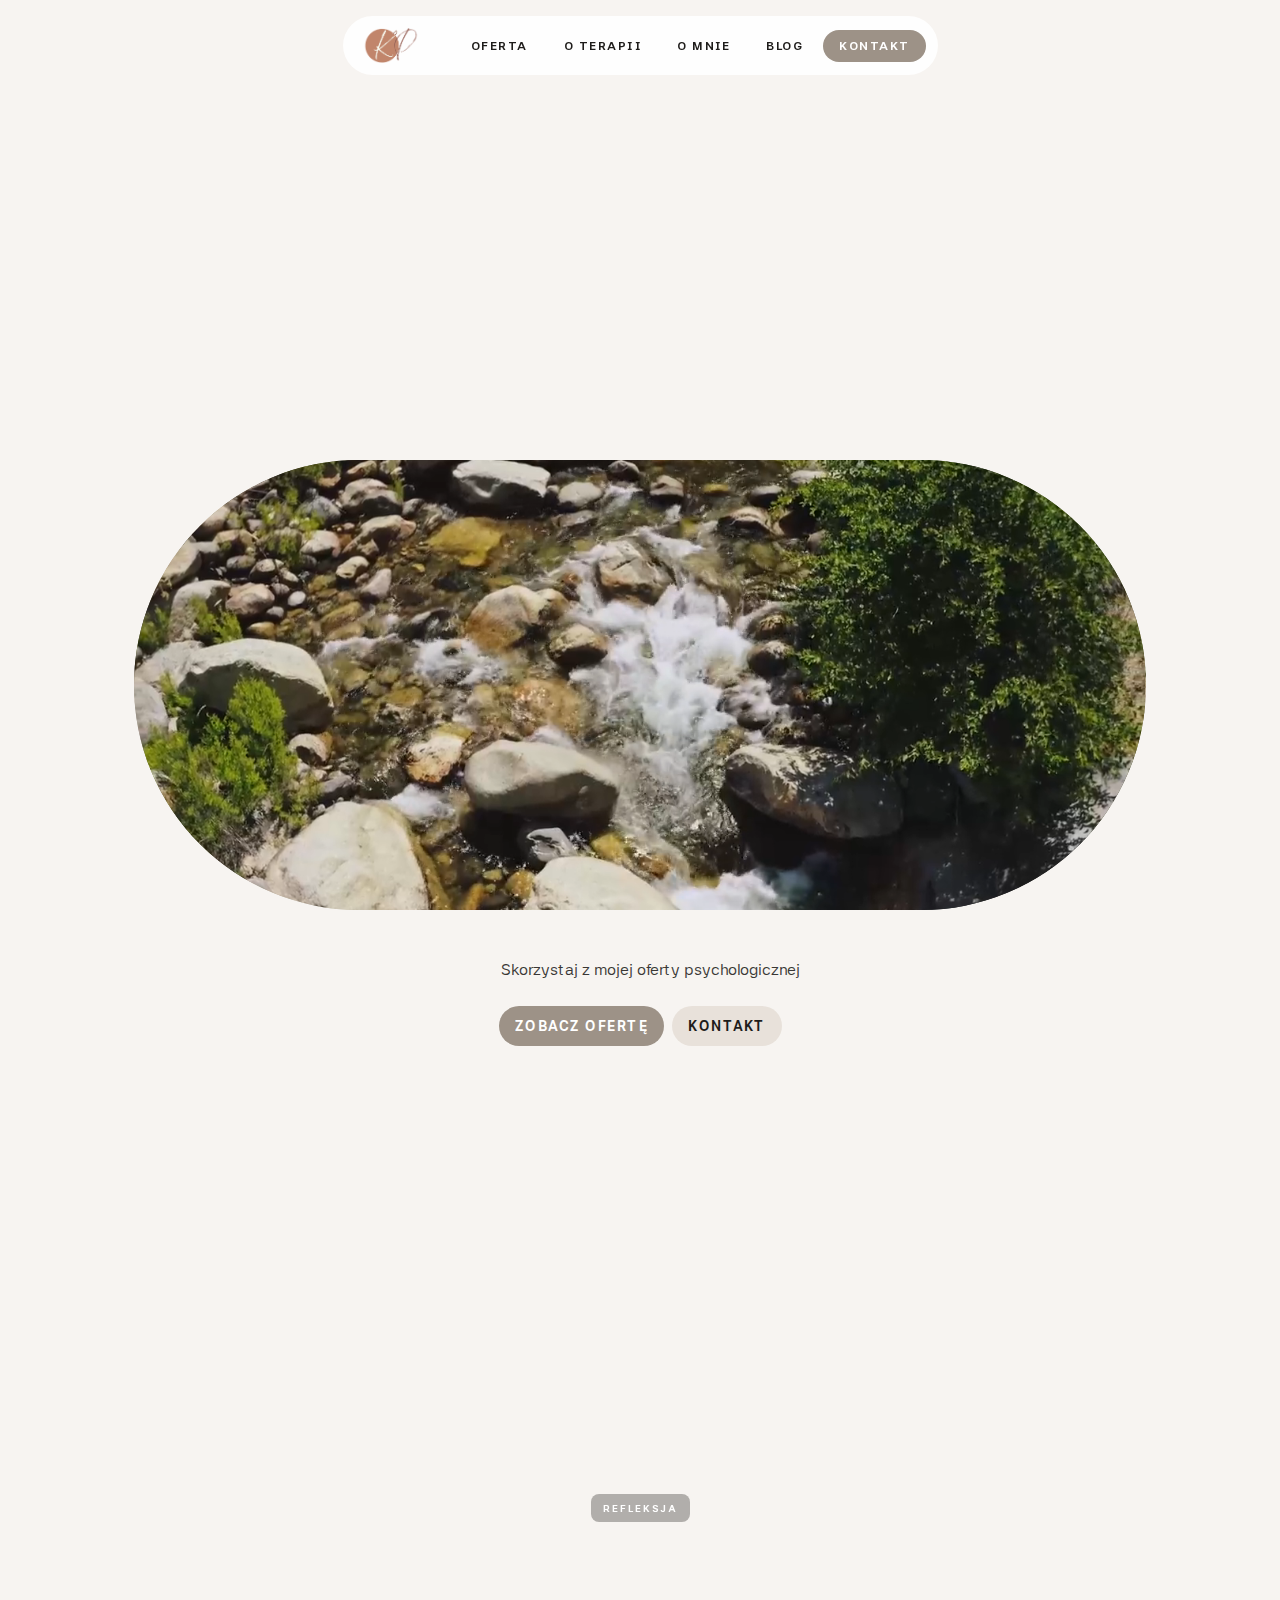
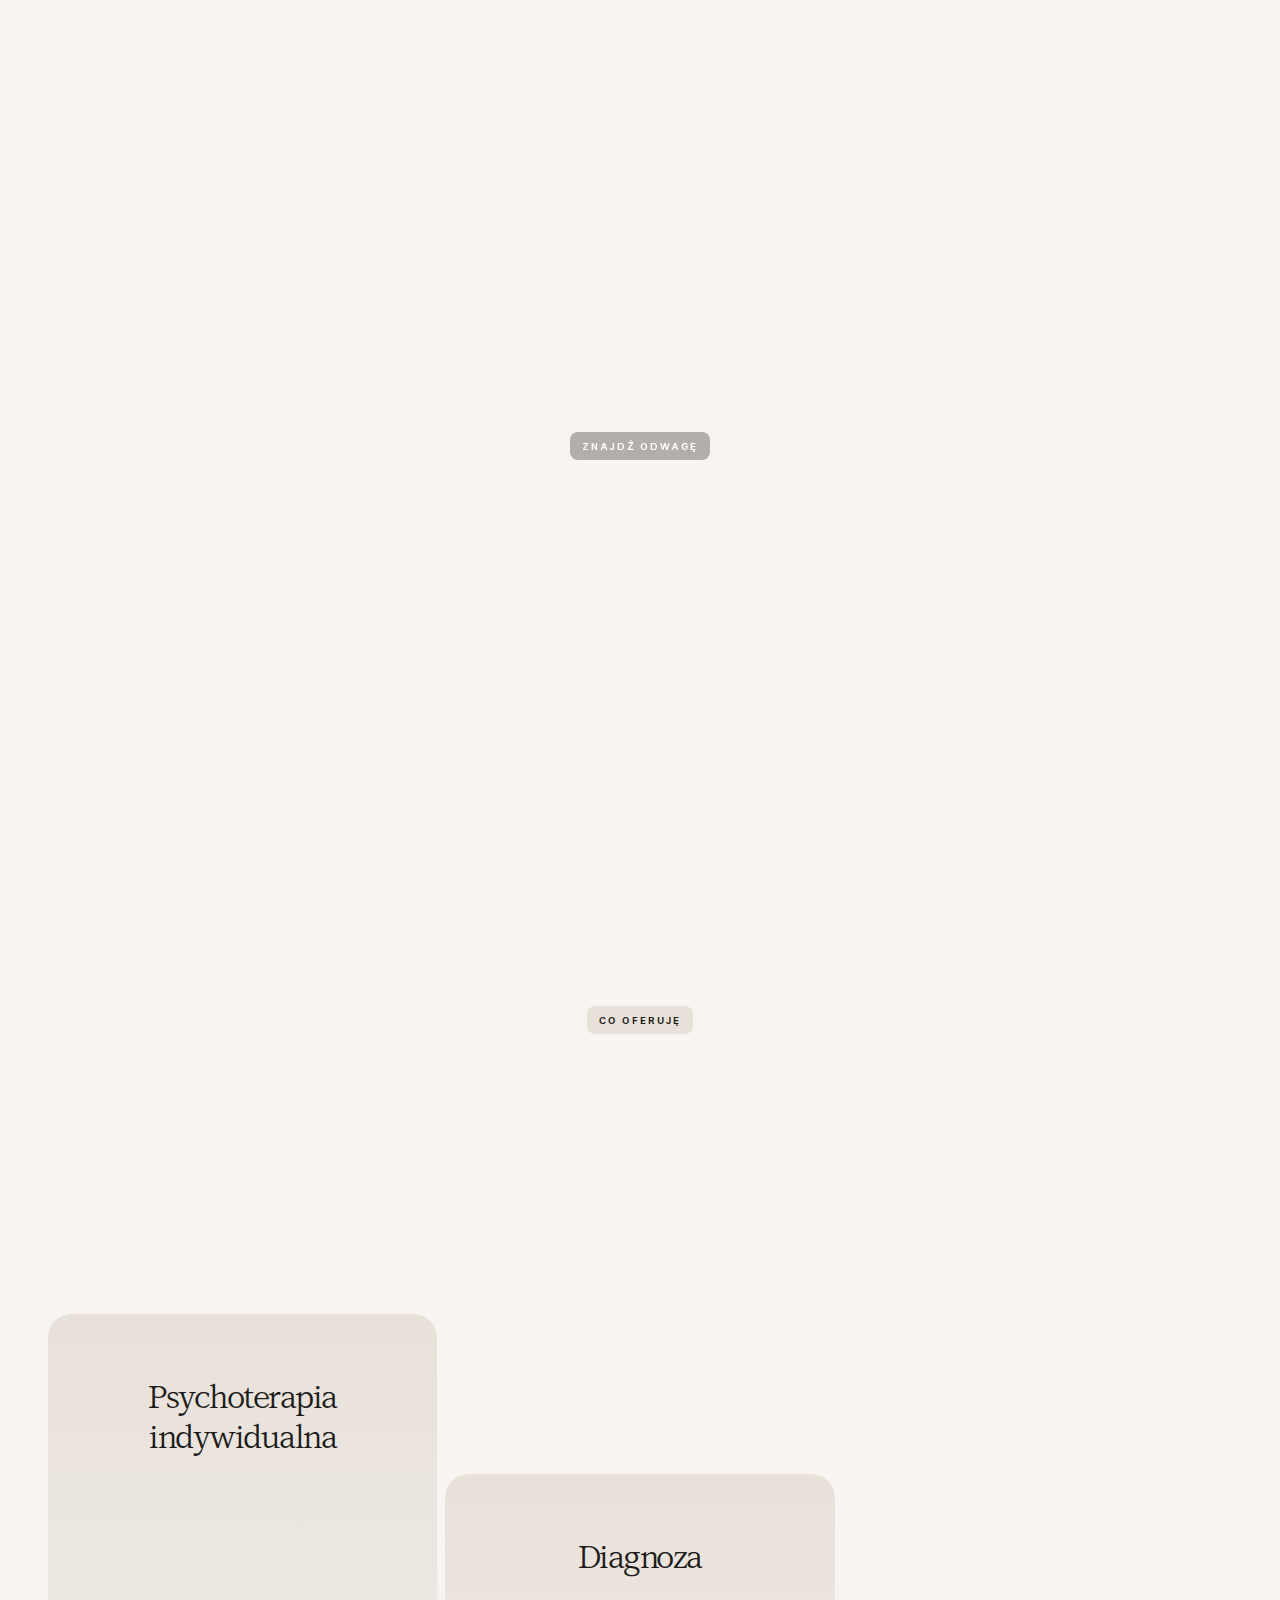
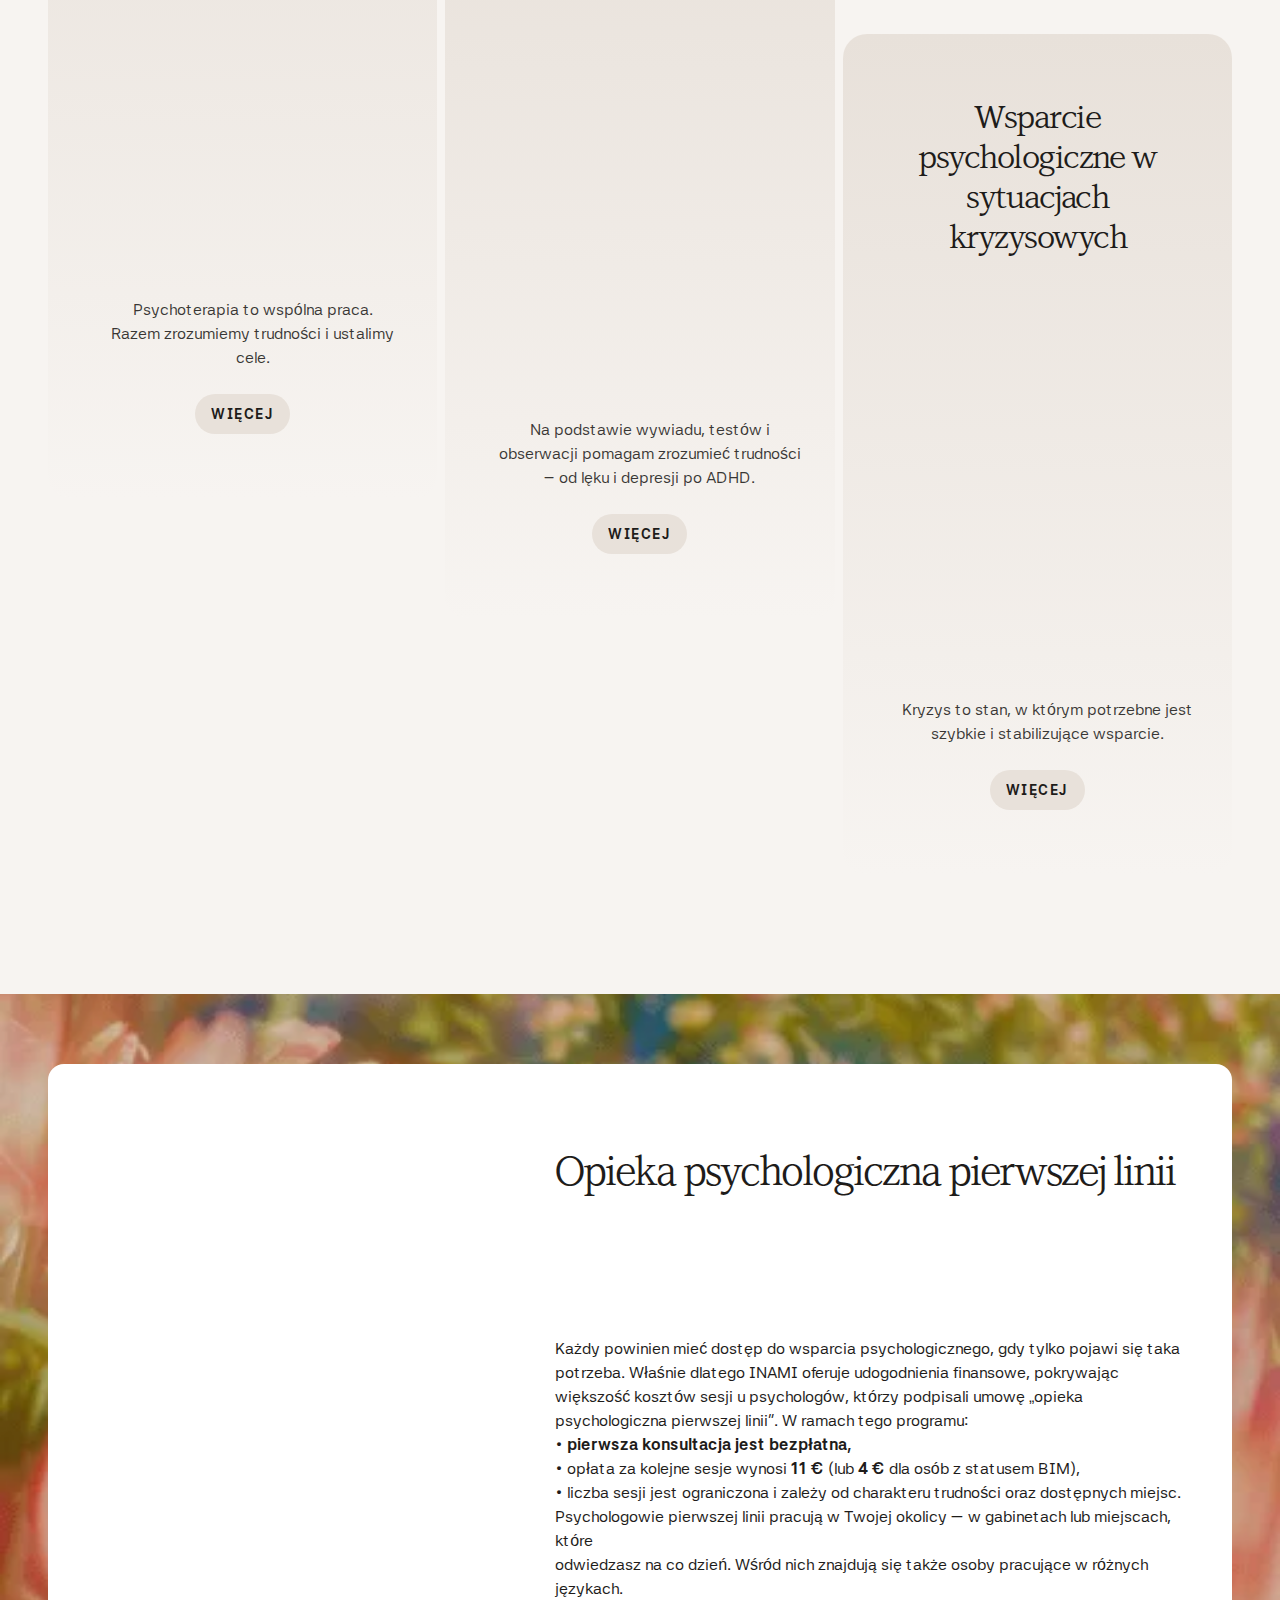
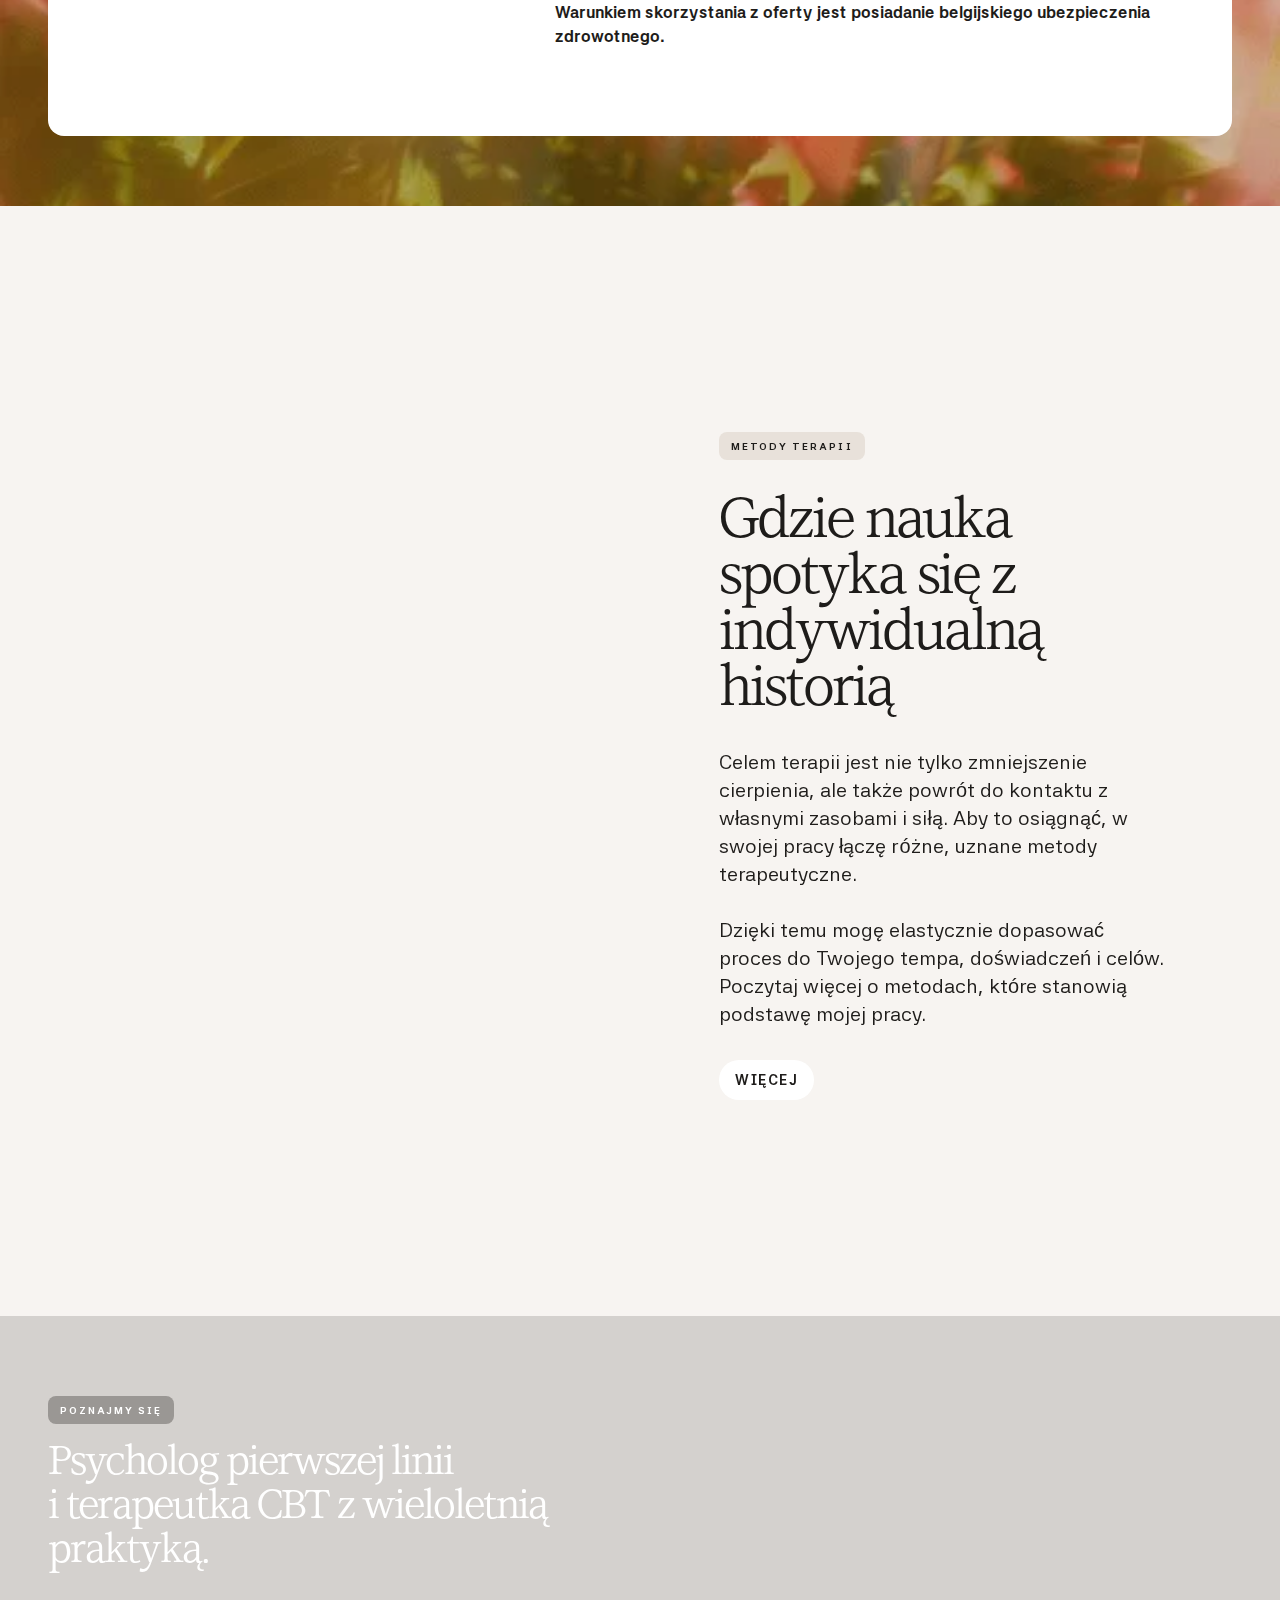
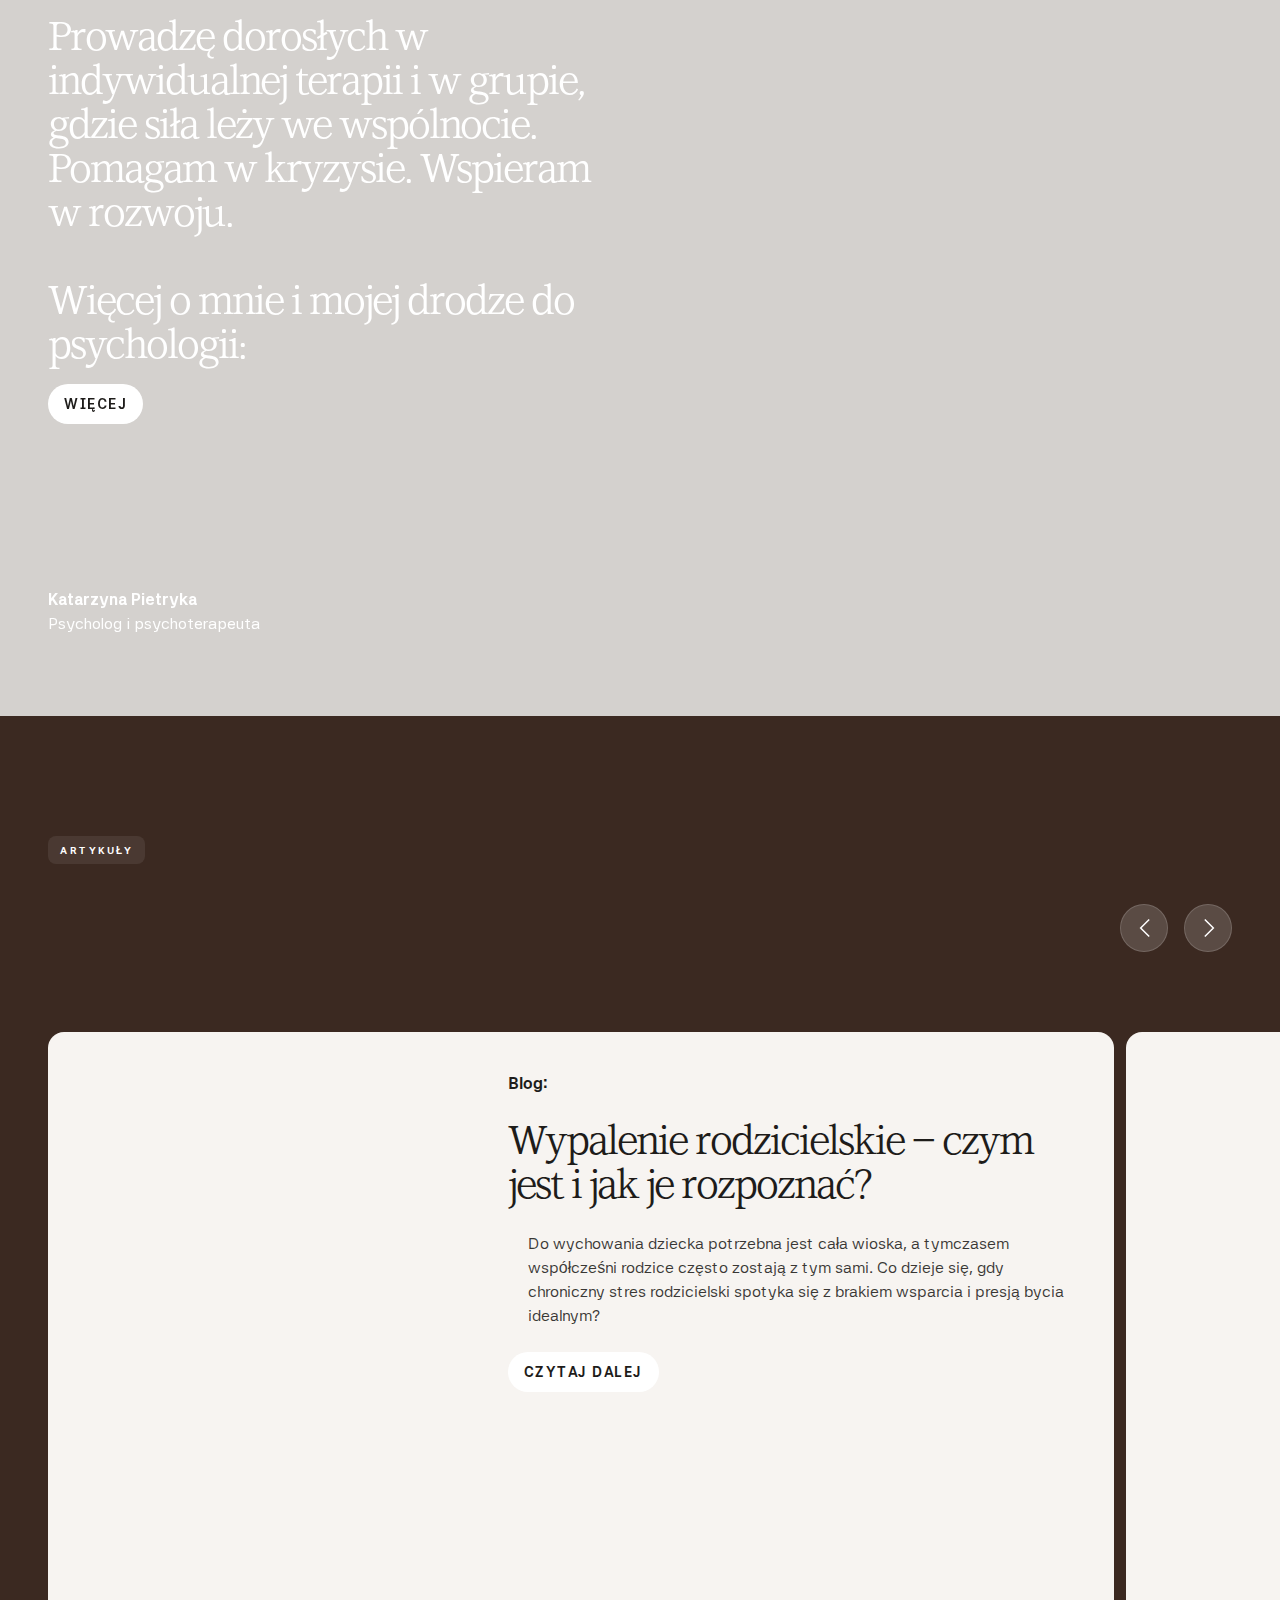
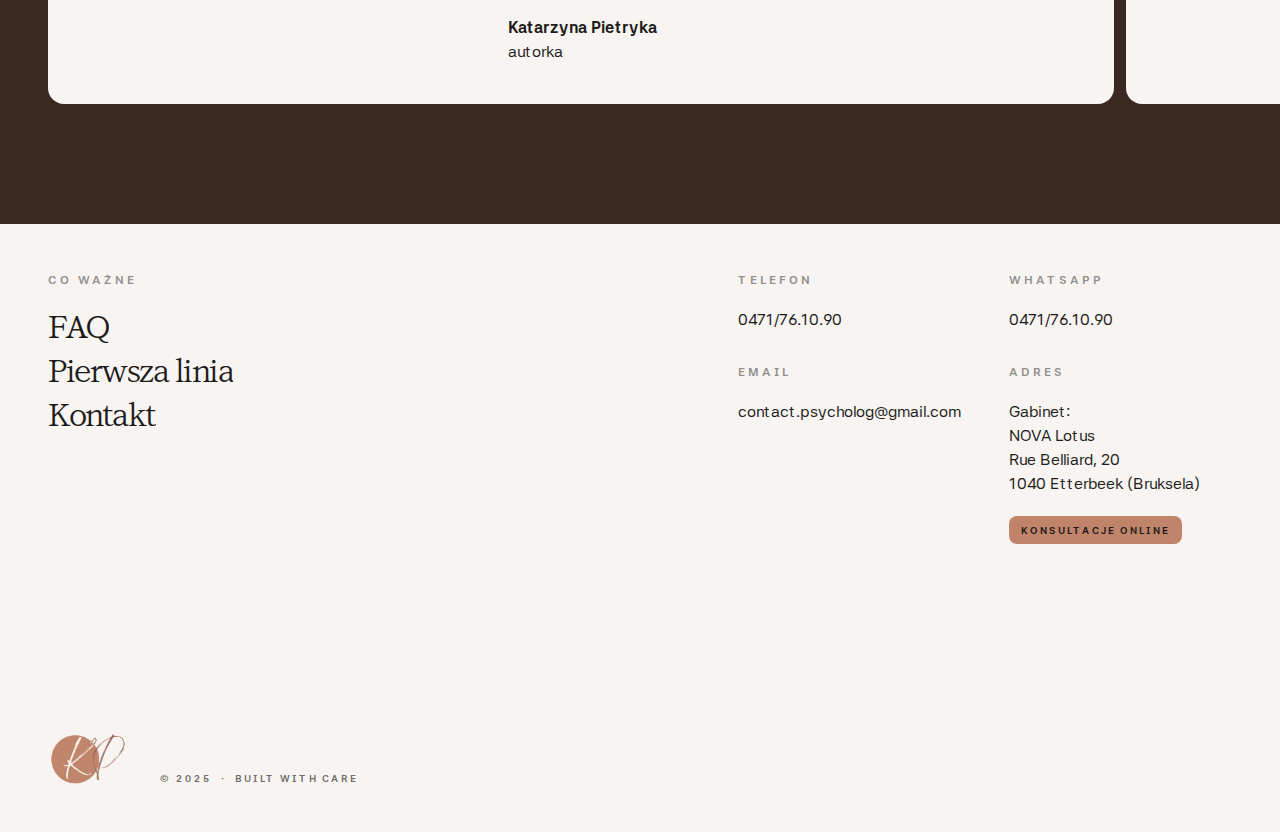
<file: index.html>
<!DOCTYPE html><!--  This site was created in Webflow. https://webflow.com  --><!--  Last Published: Thu Dec 11 2025 13:37:20 GMT+0000 (Coordinated Universal Time)  -->
<html data-wf-page="692d7348c38037b5eaa4d576" data-wf-site="692d7347c38037b5eaa4d504" lang="pl-PL">
<head>
  <meta charset="utf-8">
  <title>Katarzyna Pietryka | Psycholog</title>
  <meta content="Psycholog pierwszej linii i terapeutka CBT z wieloletnią praktyką. Prowadzę terapię i pomagam w postawieniu diagnozy. Zapraszam na konsultacje online." name="description">
  <meta content="Katarzyna Pietryka | Psycholog" property="og:title">
  <meta content="Psycholog pierwszej linii i terapeutka CBT z wieloletnią praktyką. Prowadzę terapię i pomagam w postawieniu diagnozy. Zapraszam na konsultacje online." property="og:description">
  <meta content="Katarzyna Pietryka | Psycholog" property="twitter:title">
  <meta content="Psycholog pierwszej linii i terapeutka CBT z wieloletnią praktyką. Prowadzę terapię i pomagam w postawieniu diagnozy. Zapraszam na konsultacje online." property="twitter:description">
  <meta property="og:type" content="website">
  <meta content="summary_large_image" name="twitter:card">
  <meta content="width=device-width, initial-scale=1" name="viewport">
  <meta content="Webflow" name="generator">
  <link href="css/normalize.css" rel="stylesheet" type="text/css">
  <link href="css/webflow.css" rel="stylesheet" type="text/css">
  <link href="css/katarzynapietryka-com.webflow.css" rel="stylesheet" type="text/css">
  <script type="text/javascript">!function(o,c){var n=c.documentElement,t=" w-mod-";n.className+=t+"js",("ontouchstart"in o||o.DocumentTouch&&c instanceof DocumentTouch)&&(n.className+=t+"touch")}(window,document);</script>
  <link href="images/favicon.png" rel="shortcut icon" type="image/x-icon">
  <link href="images/webclip.png" rel="apple-touch-icon">
  <style>
* {
  -webkit-font-smoothing: antialiased;   /* For WebKit (Safari, Chrome) */
  -moz-osx-font-smoothing: grayscale;    /* For macOS Firefox */
  font-smoothing: antialiased;           /* Non-standard, fallback */
  text-rendering: optimizeLegibility;    /* Improves kerning and ligatures */
}
</style>
</head>
<body>
  <div class="master-navigation">
    <div data-animation="default" data-collapse="medium" data-duration="400" data-easing="ease" data-easing2="ease" role="banner" class="navbar w-nav">
      <div class="nav-wrapper">
        <div class="left-nav">
          <div class="menu-button w-nav-button">
            <div class="nav-menu-button">
              <div class="menu-open">
                <div class="icon-menu w-embed"><svg width="100%" height="100%" viewbox="0 0 157 100" fill="currentColor" xmlns="http://www.w3.org/2000/svg">
                    <g mask="url(#mask0_16041_5949)">
                      <path d="M156.765 85.6094H0.0703125V99.8543H156.765V85.6094Z" fill="currentColor"></path>
                      <path d="M156.765 0.140625H0.0703125V14.3856H156.765V0.140625Z" fill="currentColor"></path>
                      <path d="M156.765 42.875H0.0703125V57.1199H156.765V42.875Z" fill="currentColor"></path>
                    </g>
                  </svg></div>
              </div>
              <div class="menu-close">
                <div class="icon-close w-embed"><svg width="100%" height="100%" viewbox="0 0 100 100" fill="currentColor" xmlns="http://www.w3.org/2000/svg">
                    <path d="M98.5347 91.4605C98.9994 91.9251 99.368 92.4764 99.6194 93.0837C99.8707 93.6904 100 94.341 100 94.9976C100 95.6549 99.8707 96.3056 99.6194 96.9122C99.368 97.5188 98.9994 98.0708 98.5347 98.5354C98.0708 98.9994 97.5188 99.3681 96.9122 99.6194C96.3049 99.8707 95.6549 100 94.9976 100C94.341 100 93.6903 99.8707 93.083 99.6194C92.4764 99.3681 91.9251 98.9994 91.4605 98.5354L50.0001 57.0686L8.53981 98.5354C7.60166 99.4734 6.32926 100 5.00253 100C3.67574 100 2.40336 99.4734 1.4652 98.5354C0.527052 97.5968 0 96.3249 0 94.9976C0 93.671 0.527052 92.3984 1.4652 91.4605L42.9317 50.0001L1.4652 8.53981C0.527052 7.60166 0 6.32926 0 5.00252C0 3.67579 0.527052 2.40335 1.4652 1.4652C2.40336 0.527045 3.67574 0 5.00253 0C6.32926 0 7.60166 0.527045 8.53981 1.4652L50.0001 42.9318L91.4605 1.4652C92.3984 0.527045 93.671 0 94.9976 0C96.3242 0 97.5968 0.527045 98.5347 1.4652C99.4734 2.40335 100 3.67579 100 5.00252C100 6.32926 99.4734 7.60166 98.5347 8.53981L57.0685 50.0001L98.5347 91.4605Z" fill="currentColor"></path>
                  </svg></div>
              </div>
            </div>
          </div>
          <a href="/" aria-current="page" class="brand-nav w-nav-brand w--current"><img src="images/KP.png" loading="lazy" alt="" class="nav-logo"></a>
        </div>
        <nav role="navigation" class="nav-menu w-nav-menu">
          <div class="menu-inner-sticky">
            <div class="nav-mobile-menu">
              <a href="/oferta" class="nav-mobile-link w-inline-block">
                <div class="text-h4">Oferta</div>
              </a>
              <a href="/o-terapii" class="nav-mobile-link w-inline-block">
                <div class="text-h4">O terapii</div>
                <div class="offerings-list-mobile">
                  <div class="dropdown-link-nav text-h7">EMDR</div>
                  <div class="dropdown-link-nav text-h7">Brainspotting</div>
                  <div class="dropdown-link-nav text-h7">Medytacja</div>
                  <div class="dropdown-link-nav text-h7">Expressive Breathwork</div>
                  <div class="dropdown-link-nav text-h7">ACT</div>
                  <div class="dropdown-link-nav text-h7">CBT/TCC</div>
                </div>
              </a>
              <a href="/o-mnie" class="nav-mobile-link w-inline-block">
                <div class="text-h4">O mnie</div>
              </a>
              <a href="/blog" class="nav-mobile-link w-inline-block">
                <div class="text-h4">Blog</div>
              </a>
            </div>
            <div data-w-id="aab947cc-4b08-f4b5-b097-324a30b9d18c" class="nav-link-wrap">
              <a href="/oferta" class="link-fixed-nav w-inline-block">
                <div class="button-text-mask small">
                  <div class="button-text-small _1">Oferta</div>
                  <div class="button-text-small _2">oferta</div>
                </div>
              </a>
            </div>
            <div data-hover="true" data-delay="300" data-w-id="4cfb9b2b-9532-963a-ceb6-f81ad1f09504" class="nav-dropdown w-dropdown">
              <div class="dropdown-toggle-nav w-dropdown-toggle">
                <div data-w-id="f460391d-19b6-1f42-43b0-98d68a307163" class="nav-link-wrap">
                  <a href="/o-terapii" class="link-fixed-nav w-inline-block">
                    <div class="button-text-mask small">
                      <div class="button-text-small _1">O terapii</div>
                      <div class="button-text-small _2">o terapii</div>
                    </div>
                  </a>
                </div>
              </div>
              <nav class="dropdown-list-navigation w-dropdown-list">
                <a href="/o-terapii#metody" class="dropdown-menu-nav w-inline-block">
                  <div class="left-dropdown-menu">
                    <div class="label-small text-dark-48">Metody</div>
                    <div class="list-dropdown-menu">
                      <div class="dropdown-link-nav text-h7">EMDR</div>
                      <div class="dropdown-link-nav text-h7">Brainspotting</div>
                      <div class="dropdown-link-nav text-h7">Medytacja</div>
                      <div class="dropdown-link-nav text-h7">Expressive Breathwork</div>
                      <div class="dropdown-link-nav text-h7">ACT</div>
                      <div class="dropdown-link-nav text-h7">CBT/TCC</div>
                    </div>
                  </div>
                  <div class="cta-dropdown-menu">
                    <div class="content-dropdown-cta">
                      <div class="text-wrap-dropdown-cta">
                        <div class="text-large text-bold">Poczytaj o metodach</div>
                        <div>którymi pracuję</div>
                      </div>
                      <div class="cta-small blur-light">
                        <div class="button-text-mask small">
                          <div class="button-text-small _1">Metody</div>
                          <div class="button-text-small _2">Metody</div>
                        </div>
                        <div class="button-bg blur-light"></div>
                      </div>
                    </div>
                    <div class="overlay-dropdown-cta"></div>
                  </div>
                </a>
              </nav>
            </div>
            <div data-w-id="64d05c77-2322-f25f-df27-655b16f4e25c" class="nav-link-wrap">
              <a href="/o-mnie" class="link-fixed-nav w-inline-block">
                <div class="button-text-mask small">
                  <div class="button-text-small _1">o mnie</div>
                  <div class="button-text-small _2">o mnie</div>
                </div>
              </a>
            </div>
            <div data-w-id="88965c86-5926-7b8f-2b68-4a66cca4a070" class="nav-link-wrap">
              <a href="/blog" class="link-fixed-nav w-inline-block">
                <div class="button-text-mask small">
                  <div class="button-text-small _1">blog</div>
                  <div class="button-text-small _2">Blog</div>
                </div>
              </a>
            </div>
            <a href="/kontakt" class="link-fixed-nav main w-inline-block">
              <div class="button-text-mask small">
                <div class="button-text-small _1">Kontakt</div>
                <div class="button-text-small _2">Kontakt</div>
              </div>
            </a>
            <div class="cta-nav-menu">
              <div class="content-dropdown-cta">
                <div class="text-wrap-dropdown-cta">
                  <div class="text-large text-bold">Medytacja</div>
                  <div>Sprawdź co możesz osiągnąć dzięki niej</div>
                </div>
                <a href="/o-terapii#metody" class="cta-small blur-light w-inline-block">
                  <div class="button-text-mask small">
                    <div class="button-text-small _1">Metody</div>
                    <div class="button-text-small _2">Metody</div>
                  </div>
                  <div class="button-bg blur-light"></div>
                </a>
              </div>
              <div class="overlay-nav-cta"></div>
            </div>
          </div>
        </nav>
        <div class="nav-mobile-button">
          <a href="/kontakt" class="cta-main w-inline-block">
            <div class="button-text-mask">
              <div class="button-text _1">Kontakt</div>
              <div class="button-text _2">Kontakt</div>
            </div>
            <div class="button-bg"></div>
          </a>
        </div>
      </div>
    </div>
    <div class="nav-blur-bg">
      <div class="overlay-nav-bg"></div>
    </div>
  </div>
  <section class="section hero-home-a">
    <div class="w-layout-blockcontainer main-container w-container">
      <div class="headline-home-a">
        <h1 animate="title-load" data-w-id="990f4d2a-aa43-8599-8f58-cd49eb32e899" style="opacity:0;filter:blur(20px)">Zrozumieć przeszłość Wyleczyć teraźniejszość Rozwinąć przyszłość</h1>
        <div data-w-id="2cdbe5e4-a7ca-0107-f8a5-c243ac3b1515" style="opacity:0" class="home-a-tag-1">
          <div class="label-master yellow">
            <div class="label-small">Psychoterapia</div>
          </div>
        </div>
        <div data-w-id="32404e60-066b-42cb-b640-5172384fdead" style="opacity:0" class="home-a-tag-2">
          <div class="label-master accent-1">
            <div class="label-small">konsultacje online</div>
          </div>
        </div>
        <div data-w-id="cf01d814-8b05-616d-952d-fe9b44a5e7d8" style="opacity:0" class="home-a-tag-3">
          <div class="label-master light">
            <div class="label-small">diagnoza</div>
          </div>
        </div>
      </div>
    </div>
    <div class="master-home-a-video">
      <div tr-scrollflip-element="origin" class="video-wrap-home-a">
        <div data-poster-url="videos/8552316-hd_1920_1080_30fps_poster.0000000.jpg" data-video-urls="videos/8552316-hd_1920_1080_30fps_mp4.mp4,videos/8552316-hd_1920_1080_30fps_webm.webm" data-autoplay="true" data-loop="true" data-wf-ignore="true" class="video-home-a w-background-video w-background-video-atom"><video id="0b3f6c0f-f1da-37e8-3883-f486ab220282-video" autoplay="" loop="" style="background-image:url(&quot;videos/8552316-hd_1920_1080_30fps_poster.0000000.jpg&quot;)" muted="" playsinline="" data-wf-ignore="true" data-object-fit="cover">
            <source src="videos/8552316-hd_1920_1080_30fps_mp4.mp4" data-wf-ignore="true">
            <source src="videos/8552316-hd_1920_1080_30fps_webm.webm" data-wf-ignore="true">
          </video></div>
      </div>
    </div>
    <div class="w-layout-blockcontainer main-container w-container">
      <div class="home-a-bottom-tile">
        <div class="text-dark-88">Skorzystaj z mojej oferty psychologicznej</div>
        <div class="button-wrap-home-a">
          <a href="/oferta" data-wf--cta-main--variant="base" class="cta-main w-inline-block">
            <div button-text="" class="button-text-mask">
              <div class="button-text _1">Zobacz ofertę</div>
              <div class="button-text _2">Zobacz ofertę</div>
            </div>
            <div button-bg="" class="button-bg"></div>
          </a>
          <a href="/kontakt" data-wf--cta-main--variant="bg-2" class="cta-main w-variant-a1840c4f-2b79-2581-2891-0be2f69320c9 w-inline-block">
            <div button-text="" class="button-text-mask">
              <div class="button-text _1">Kontakt</div>
              <div class="button-text _2">Kontakt</div>
            </div>
            <div button-bg="" class="button-bg w-variant-a1840c4f-2b79-2581-2891-0be2f69320c9"></div>
          </a>
        </div>
      </div>
    </div>
    <div data-w-id="14785626-1f9c-e5e3-32e4-fff0fcb7ff94" class="parallax-master">
      <div class="parallax-text">
        <div class="home-a-video-feature">
          <div class="label-master dark-32">
            <div class="label-small"><strong>refleksja</strong></div>
          </div>
          <h2 animate="text" data-w-id="14785626-1f9c-e5e3-32e4-fff0fcb7ff9a" style="opacity:0;filter:blur(20px)" class="no-margins">Nie ma nic stałego, <br>oprócz zmiany</h2>
        </div>
        <div class="home-a-video-feature">
          <div class="label-master dark-32">
            <div class="label-small"><strong>Droga do siebie</strong></div>
          </div>
          <h2 animate="text" data-w-id="f2cc1132-6437-041b-3887-29c106f5c236" style="opacity:0;filter:blur(20px)" class="no-margins">Spokój pochodzi z wnętrza, nie szukaj go na zewnątrz</h2>
        </div>
        <div class="home-a-video-feature">
          <div class="label-master dark-32">
            <div class="label-small">Znajdź odwagę</div>
          </div>
          <h2 animate="text" data-w-id="c9d89755-fe56-4f53-c74a-88d3b94b0688" style="opacity:0;filter:blur(20px)" class="no-margins">Umów się na konsultację</h2>
        </div>
      </div>
    </div>
  </section>
  <section class="section home-a-offers-section">
    <div class="w-layout-blockcontainer main-container w-container">
      <div class="headline-home-a-services">
        <div class="label-master bg-2">
          <div class="label-small">co oferuję</div>
        </div>
        <h2 animate="title" data-w-id="ffb62abb-4448-3231-f087-a81006aeba7d" style="opacity:0;filter:blur(20px)" class="no-margins">Konsultacje psychologiczne, psychoterapia, interwencje kryzysowe i diagnoza.</h2>
      </div>
      <div class="w-layout-grid service-thirds">
        <div class="service-card-home-a">
          <div class="text-h4">Psychoterapia indywidualna</div>
          <div class="content-service-card">
            <div data-w-id="0e1eedb2-0df4-76e4-5121-474441344fba" class="image-service-card"><img src="images/oferta-2.jpg" loading="lazy" sizes="(max-width: 767px) 100vw, (max-width: 991px) 728px, 940px" srcset="images/oferta-2-p-500.jpg 500w, images/oferta-2-p-800.jpg 800w, images/oferta-2-p-1080.jpg 1080w, images/oferta-2.jpg 1200w" alt="" class="image-cover parallax"></div>
            <div class="text-wrap-service-card">
              <div class="text-dark-88">Psychoterapia to wspólna praca. <br>Razem zrozumiemy trudności i ustalimy cele.</div>
              <a href="/oferta" data-wf--cta-main--variant="bg-2" class="cta-main w-variant-a1840c4f-2b79-2581-2891-0be2f69320c9 w-inline-block">
                <div button-text="" class="button-text-mask">
                  <div class="button-text _1">więcej</div>
                  <div class="button-text _2">więcej</div>
                </div>
                <div button-bg="" class="button-bg w-variant-a1840c4f-2b79-2581-2891-0be2f69320c9"></div>
              </a>
            </div>
          </div>
        </div>
        <div class="service-card-home-a _2">
          <div class="text-h4">Diagnoza</div>
          <div class="content-service-card">
            <div data-w-id="11b3ce13-3bed-0999-ea42-f8740f281763" class="image-service-card"><img src="images/oferta-4.jpg" loading="lazy" sizes="(max-width: 767px) 100vw, (max-width: 991px) 727.9921875px, 939.9921875px" srcset="images/oferta-4-p-500.jpg 500w, images/oferta-4-p-800.jpg 800w, images/oferta-4-p-1080.jpg 1080w, images/oferta-4.jpg 1564w" alt="" class="image-cover parallax"></div>
            <div class="text-wrap-service-card">
              <div class="text-dark-88">Na podstawie wywiadu, testów i obserwacji pomagam zrozumieć trudności – od lęku i depresji po ADHD.</div>
              <a href="/oferta" data-wf--cta-main--variant="bg-2" class="cta-main w-variant-a1840c4f-2b79-2581-2891-0be2f69320c9 w-inline-block">
                <div button-text="" class="button-text-mask">
                  <div class="button-text _1">Więcej</div>
                  <div class="button-text _2">Więcej</div>
                </div>
                <div button-bg="" class="button-bg w-variant-a1840c4f-2b79-2581-2891-0be2f69320c9"></div>
              </a>
            </div>
          </div>
        </div>
        <div class="service-card-home-a _3">
          <div class="text-h4">Wsparcie psychologiczne w sytuacjach kryzysowych</div>
          <div class="content-service-card">
            <div data-w-id="c0e6e568-1e5f-de1f-dda3-cbfa1653a3d4" class="image-service-card"><img src="images/oferta-3.jpg" loading="lazy" sizes="(max-width: 767px) 100vw, (max-width: 991px) 728px, 940px" srcset="images/oferta-3-p-500.jpg 500w, images/oferta-3-p-800.jpg 800w, images/oferta-3-p-1080.jpg 1080w, images/oferta-3.jpg 1200w" alt="" class="image-cover parallax"></div>
            <div class="text-wrap-service-card">
              <div class="text-dark-88">Kryzys to stan, w którym potrzebne jest szybkie i stabilizujące wsparcie. </div>
              <a href="/oferta" data-wf--cta-main--variant="bg-2" class="cta-main w-variant-a1840c4f-2b79-2581-2891-0be2f69320c9 w-inline-block">
                <div button-text="" class="button-text-mask">
                  <div class="button-text _1">więcej</div>
                  <div class="button-text _2">więcej</div>
                </div>
                <div button-bg="" class="button-bg w-variant-a1840c4f-2b79-2581-2891-0be2f69320c9"></div>
              </a>
            </div>
          </div>
        </div>
      </div>
    </div>
  </section>
  <section id="FirstLineHelp" class="section offerings-testimonial-section">
    <div class="w-layout-blockcontainer main-container first-line-help w-container">
      <div class="master-offering-testimonial">
        <div data-w-id="e54ef8e2-56d3-45b4-cf8e-f86923227811" class="image-wrap-offerings"><img src="images/pierwsza-linia.jpg" loading="lazy" sizes="(max-width: 767px) 100vw, (max-width: 991px) 727.9921875px, 939.9921875px" srcset="images/pierwsza-linia-p-500.jpg 500w, images/pierwsza-linia-p-800.jpg 800w, images/pierwsza-linia-p-1080.jpg 1080w, images/pierwsza-linia.jpg 1528w" alt="" class="image-cover parallax"></div>
        <div class="content-offering-testimonial">
          <div class="offering-testimonial-top-tile">
            <div class="text-h3">Opieka psychologiczna pierwszej linii</div>
          </div>
          <div class="offering-testimonial-bottom-tile">
            <div>Każdy powinien mieć dostęp do wsparcia psychologicznego, gdy tylko pojawi się taka potrzeba. Właśnie dlatego INAMI oferuje udogodnienia finansowe, pokrywając większość kosztów sesji u psychologów, którzy podpisali umowę „opieka psychologiczna pierwszej linii”. W ramach tego programu:<br>• <strong>pierwsza konsultacja jest bezpłatna,</strong><br>• opłata za kolejne sesje wynosi <strong>11 €</strong> (lub <strong>4 €</strong> dla osób z statusem BIM),<br>• liczba sesji jest ograniczona i zależy od charakteru trudności oraz dostępnych miejsc.<br>Psychologowie pierwszej linii pracują w Twojej okolicy — w gabinetach lub miejscach, które<br>odwiedzasz na co dzień. Wśród nich znajdują się także osoby pracujące w różnych językach.<br><strong>Warunkiem skorzystania z oferty jest posiadanie belgijskiego ubezpieczenia zdrowotnego.</strong></div>
          </div>
        </div>
      </div>
    </div>
    <div class="overlay-dark-16"></div>
  </section>
  <section class="section home-b-story-section margin-bottom">
    <div class="w-layout-blockcontainer main-container w-container">
      <div class="w-layout-grid home-b-story-halves">
        <div data-w-id="d7384b03-6ac7-1096-7c95-dbb30374f9f2" class="image-wrap-story-home-b"><img src="images/o-mnie-3.jpg" loading="lazy" sizes="100vw" srcset="images/o-mnie-3-p-500.jpg 500w, images/o-mnie-3-p-800.jpg 800w, images/o-mnie-3-p-1080.jpg 1080w, images/o-mnie-3.jpg 1350w" alt="" class="image-cover"></div>
        <div id="w-node-d7384b03-6ac7-1096-7c95-dbb30374f9f4-eaa4d576" class="right-story-home-b">
          <div class="label-master bg-2">
            <div class="label-small">Metody terapii</div>
          </div>
          <h2 animate="title" class="no-margins">Gdzie nauka spotyka się z indywidualną historią</h2>
          <div class="text-large">Celem terapii jest nie tylko zmniejszenie cierpienia, ale także powrót do kontaktu z własnymi zasobami i siłą. Aby to osiągnąć, w swojej pracy łączę różne, uznane metody terapeutyczne. <br><br>Dzięki temu mogę elastycznie dopasować proces do Twojego tempa, doświadczeń i celów. Poczytaj więcej o metodach, które stanowią podstawę mojej pracy.</div>
          <a href="/o-terapii" data-wf--cta-main--variant="light" class="cta-main w-variant-2e8ddc6f-d353-888a-d0b0-71d6a7c69162 w-inline-block">
            <div button-text="" class="button-text-mask">
              <div class="button-text _1">Więcej</div>
              <div class="button-text _2">Więcej</div>
            </div>
            <div button-bg="" class="button-bg w-variant-2e8ddc6f-d353-888a-d0b0-71d6a7c69162"></div>
          </a>
        </div>
      </div>
    </div>
  </section>
  <section class="section ceo-home-c-section">
    <div class="w-layout-blockcontainer main-container w-container">
      <div class="w-layout-grid story-halves-home-c">
        <div class="content-story-home-c">
          <div class="top-tile-story-home-c">
            <div class="label-master light-text transparent">
              <div class="label-small">poznajmy się</div>
            </div>
            <h3 animate="text" class="no-margins">Psycholog pierwszej linii <br>i terapeutka CBT z wieloletnią praktyką. <br><br>Prowadzę dorosłych w indywidualnej terapii i w grupie, gdzie siła leży we wspólnocie. <br>Pomagam w kryzysie. Wspieram w rozwoju. <br><br>Więcej o mnie i mojej drodze do psychologii:</h3>
            <a href="/o-mnie" data-wf--cta-main--variant="light" class="cta-main w-variant-2e8ddc6f-d353-888a-d0b0-71d6a7c69162 w-inline-block">
              <div button-text="" class="button-text-mask">
                <div class="button-text _1">Więcej</div>
                <div class="button-text _2">Więcej</div>
              </div>
              <div button-bg="" class="button-bg w-variant-2e8ddc6f-d353-888a-d0b0-71d6a7c69162"></div>
            </a>
          </div>
          <div class="bottom-tile-story-home-c">
            <div class="text-bold">Katarzyna Pietryka</div>
            <div>Psycholog i psychoterapeuta</div>
          </div>
        </div>
        <div id="w-node-da982596-84c3-a608-fb19-a884e0b97573-eaa4d576" data-w-id="da982596-84c3-a608-fb19-a884e0b97573" class="image-wrap-story-home-c"><img src="images/kas-profile.png" loading="lazy" sizes="(max-width: 767px) 100vw, (max-width: 991px) 727.9921875px, 939.9921875px" srcset="images/kas-profile-p-500.png 500w, images/kas-profile-p-800.png 800w, images/kas-profile-p-1080.png 1080w, images/kas-profile.png 1499w" alt="" class="image-cover parallax"></div>
      </div>
    </div>
    <div class="story-bg-image"><img src="images/offering.webp" loading="lazy" alt="" class="image-cover">
      <div class="blur-bg-story-home-c"></div>
    </div>
  </section>
  <section class="section slider-home-a">
    <div style="opacity:0" class="slide-large-image"><img src="images/blog-2.jpg" loading="lazy" sizes="(max-width: 1000px) 100vw, 1000px" srcset="images/blog-2-p-500.jpg 500w, images/blog-2-p-800.jpg 800w, images/blog-2.jpg 1000w" alt="" class="image-cover"></div>
    <div class="slide-large-image _1"><img src="images/blog-1.jpg" loading="lazy" sizes="(max-width: 1000px) 100vw, 1000px" srcset="images/blog-1-p-500.jpg 500w, images/blog-1-p-800.jpg 800w, images/blog-1.jpg 1000w" alt="" class="image-cover"></div>
    <div class="slide-large-image _2"><img src="images/blog-2.jpg" loading="lazy" sizes="(max-width: 1000px) 100vw, 1000px" srcset="images/blog-2-p-500.jpg 500w, images/blog-2-p-800.jpg 800w, images/blog-2.jpg 1000w" alt="" class="image-cover"></div>
    <div class="w-layout-blockcontainer main-container w-container">
      <div class="headline-home-a-slider">
        <div class="label-master light-text">
          <div class="label-small">artykuły</div>
        </div>
        <h2 animate="title" data-w-id="197777cc-606c-e1e9-b11b-ff36c8730823" style="opacity:0;filter:blur(20px)" class="no-margins">Czytaj, poznawaj, inspiruj się</h2>
      </div>
      <div data-delay="2000" data-animation="slide" class="slider w-slider" data-autoplay="true" data-easing="ease-in-out-circ" data-hide-arrows="false" data-disable-swipe="false" data-autoplay-limit="0" data-nav-spacing="3" data-duration="900" data-infinite="true">
        <div class="mask-testimonial-home-a w-slider-mask">
          <div data-w-id="6b6d2c72-1145-1e2f-c899-995291ebf290" class="slide-testimonial-home-a w-slide">
            <div class="card-testimonial-home-a">
              <div class="image-wrap-testimonial-home-a"><img src="images/blog-2.jpg" loading="lazy" sizes="(max-width: 767px) 100vw, (max-width: 991px) 727.9921875px, 939.9921875px" srcset="images/blog-2-p-500.jpg 500w, images/blog-2-p-800.jpg 800w, images/blog-2.jpg 1000w" alt="" class="image-cover"></div>
              <div class="right-testimonial-home-a">
                <div class="top-tile-testimonial-a">
                  <div class="text-bold">Blog:</div>
                  <div class="text-h3">Wypalenie rodzicielskie – czym jest i jak je rozpoznać?</div>
                  <div class="text-dark-88">Do wychowania dziecka potrzebna jest cała wioska, a tymczasem współcześni rodzice często zostają z tym sami. Co dzieje się, gdy chroniczny stres rodzicielski spotyka się z brakiem wsparcia i presją bycia idealnym?</div>
                  <a href="/blog/wypalenie-rodzicielskie" data-wf--cta-main--variant="light" class="cta-main w-variant-2e8ddc6f-d353-888a-d0b0-71d6a7c69162 w-inline-block">
                    <div button-text="" class="button-text-mask">
                      <div class="button-text _1">Czytaj dalej</div>
                      <div class="button-text _2">Czytaj dalej</div>
                    </div>
                    <div button-bg="" class="button-bg w-variant-2e8ddc6f-d353-888a-d0b0-71d6a7c69162"></div>
                  </a>
                </div>
                <div class="author-wrap-home">
                  <div class="avatar-testimonial-home-a"><img src="images/kas-profile.png" loading="lazy" sizes="(max-width: 767px) 100vw, (max-width: 991px) 727.9921875px, 939.9921875px" srcset="images/kas-profile-p-500.png 500w, images/kas-profile-p-800.png 800w, images/kas-profile-p-1080.png 1080w, images/kas-profile.png 1499w" alt="" class="image-cover"></div>
                  <div class="author-tile-testimonial">
                    <div class="text-bold">Katarzyna Pietryka</div>
                    <div>autorka</div>
                  </div>
                </div>
              </div>
            </div>
          </div>
          <div data-w-id="781fa445-ed99-20aa-f4bb-8509e22986b2" class="slide-testimonial-home-a w-slide">
            <div class="card-testimonial-home-a">
              <div class="image-wrap-testimonial-home-a"><img src="images/blog-1.jpg" loading="lazy" sizes="(max-width: 767px) 100vw, (max-width: 991px) 727.9921875px, 939.9921875px" srcset="images/blog-1-p-500.jpg 500w, images/blog-1-p-800.jpg 800w, images/blog-1.jpg 1000w" alt="" class="image-cover"></div>
              <div class="right-testimonial-home-a">
                <div class="top-tile-testimonial-a">
                  <div class="text-bold"><strong>Blog:</strong></div>
                  <div class="text-h3">Wpływ samotności i izolacji społecznej na nasze zdrowie</div>
                  <div class="text-dark-88">Czujesz się samotny nawet wśród ludzi? To subiektywne cierpienie, które może być bardziej szkodliwe niż palenie. Dowiedz się, czym różni się od izolacji i dlaczego satysfakcjonujące relacje to najważniejszy lek.</div>
                  <a href="/blog/wplyw-samotnosci-i-izolacji-spolecznej-na-nasze-zdrowie" data-wf--cta-main--variant="light" class="cta-main w-variant-2e8ddc6f-d353-888a-d0b0-71d6a7c69162 w-inline-block">
                    <div button-text="" class="button-text-mask">
                      <div class="button-text _1">Czytaj dalej</div>
                      <div class="button-text _2">Czytaj dalej</div>
                    </div>
                    <div button-bg="" class="button-bg w-variant-2e8ddc6f-d353-888a-d0b0-71d6a7c69162"></div>
                  </a>
                </div>
                <div class="author-wrap-home">
                  <div class="avatar-testimonial-home-a"><img src="images/kas-profile.png" loading="lazy" sizes="(max-width: 767px) 100vw, (max-width: 991px) 727.9921875px, 939.9921875px" srcset="images/kas-profile-p-500.png 500w, images/kas-profile-p-800.png 800w, images/kas-profile-p-1080.png 1080w, images/kas-profile.png 1499w" alt="" class="image-cover"></div>
                  <div class="author-tile-testimonial">
                    <div class="text-bold">Katarzyna Pietryka</div>
                    <div>autorka</div>
                  </div>
                </div>
              </div>
            </div>
          </div>
        </div>
        <div class="slider-button-testimonial prev w-slider-arrow-left">
          <div class="icon-slider w-embed"><svg width="100%" height="100%" viewbox="0 0 11 20" fill="none" xmlns="http://www.w3.org/2000/svg">
              <path d="M9.66797 2L1.66797 10L9.66797 18" stroke="currentColor" stroke-width="1.5" stroke-linecap="square"></path>
            </svg></div>
        </div>
        <div class="slider-button-testimonial w-slider-arrow-right">
          <div class="icon-slider next w-embed"><svg width="100%" height="100%" viewbox="0 0 11 20" fill="none" xmlns="http://www.w3.org/2000/svg">
              <path d="M1.33203 18L9.33203 10L1.33203 2" stroke="currentColor" stroke-width="1.5" stroke-linecap="square"></path>
            </svg></div>
        </div>
        <div class="navigation-testimonial-slider w-slider-nav w-round"></div>
      </div>
    </div>
    <div class="image-wrap-home-a-slider"><img src="images/Article-Thumbnail.jpeg" loading="lazy" sizes="100vw" srcset="images/Portrait-in-Red-Top-p-500.jpeg 500w, images/Portrait-in-Red-Top-p-800.jpeg 800w, images/Portrait-in-Red-Top-p-1080.jpeg 1080w, images/Portrait-in-Red-Top-p-1600.jpeg 1600w, images/Article-Thumbnail.jpeg 1808w" alt="" class="image-cover"></div>
  </section>
  <section class="section cta-block-images hide">
    <div class="w-layout-blockcontainer main-container w-container">
      <div class="content-cta-images">
        <div class="label-master bg-2">
          <div class="label-small">Instagram</div>
        </div>
        <h2 animate="title" data-w-id="2bb6a2d9-8dde-4ab3-1d40-57256ee75f94" class="no-margins">Follow me on Instagram</h2>
        <a href="https://instagram.com" data-wf--cta-main--variant="light" class="cta-main w-variant-2e8ddc6f-d353-888a-d0b0-71d6a7c69162 w-inline-block">
          <div button-text="" class="button-text-mask">
            <div class="button-text _1">@andfold.studio </div>
            <div class="button-text _2">@andfold.studio </div>
          </div>
          <div button-bg="" class="button-bg w-variant-2e8ddc6f-d353-888a-d0b0-71d6a7c69162"></div>
        </a>
      </div>
    </div>
    <div class="master-cta-images">
      <div class="circle-wrapper">
        <div class="circle-image"><img src="images/Featured_1Featured.webp" loading="lazy" sizes="100vw" srcset="images/Featured_1Featured.webp 500w, images/Featured_1Featured.webp 708w" alt="" class="image-cover"></div>
        <div class="circle-image _2"><img src="images/Main-Testimonial_1Main-Testimonial.webp" loading="lazy" sizes="100vw" srcset="images/Main-Testimonial_1Main-Testimonial.webp 500w, images/Main-Testimonial_1Main-Testimonial.webp 648w" alt="" class="image-cover"></div>
        <div class="circle-image _3"><img src="images/Journal-Image_1.jpeg" loading="lazy" sizes="100vw" srcset="images/Journal-Image_1-p-500.jpeg 500w, images/Journal-Image_1-p-800.jpeg 800w, images/Journal-Image_1-p-1080.jpeg 1080w, images/Journal-Image_1.jpeg 1600w" alt="" class="image-cover"></div>
        <div class="circle-image _4"><img src="images/Sunlit-Wildflower-Serenity.jpeg" loading="lazy" sizes="100vw" srcset="images/Sunlit-Wildflower-Serenity-p-500.jpeg 500w, images/Sunlit-Wildflower-Serenity-p-800.jpeg 800w, images/Sunlit-Wildflower-Serenity-p-1080.jpeg 1080w, images/Sunlit-Wildflower-Serenity-p-1600.jpeg 1600w, images/Sunlit-Wildflower-Serenity.jpeg 1920w" alt="" class="image-cover"></div>
        <div class="circle-image _5"><img src="images/Article-Thumbnail_2.jpeg" loading="lazy" sizes="100vw" srcset="images/Article-Thumbnail_2-p-500.jpeg 500w, images/Article-Thumbnail_2-p-800.jpeg 800w, images/Article-Thumbnail_2-p-1080.jpeg 1080w, images/Article-Thumbnail_2-p-1600.jpeg 1600w, images/Article-Thumbnail_2.jpeg 1920w" alt="" class="image-cover"></div>
        <div class="circle-image _6"><img src="images/Article-Thumbnail_3.jpeg" loading="lazy" sizes="100vw" srcset="images/Article-Thumbnail_3-p-500.jpeg 500w, images/Article-Thumbnail_3-p-800.jpeg 800w, images/Article-Thumbnail_3-p-1080.jpeg 1080w, images/Article-Thumbnail_3.jpeg 1200w" alt="" class="image-cover"></div>
        <div class="circle-image _7"><img src="images/Article-Thumbnail_3.jpeg" loading="lazy" sizes="100vw" srcset="images/Article-Thumbnail_3-p-500.jpeg 500w, images/Article-Thumbnail_3-p-800.jpeg 800w, images/Article-Thumbnail_3-p-1080.jpeg 1080w, images/Article-Thumbnail_3.jpeg 1200w" alt="" class="image-cover"></div>
        <div class="circle-image _8"><img src="images/Featured_1Featured.webp" loading="lazy" sizes="100vw" srcset="images/Featured_1Featured.webp 500w, images/Featured_1Featured.webp 708w" alt="" class="image-cover"></div>
        <div class="circle-image _9"><img src="images/Journal-Image_1.jpeg" loading="lazy" sizes="100vw" srcset="images/Journal-Image_1-p-500.jpeg 500w, images/Journal-Image_1-p-800.jpeg 800w, images/Journal-Image_1-p-1080.jpeg 1080w, images/Journal-Image_1.jpeg 1600w" alt="" class="image-cover"></div>
        <div class="circle-image _10"><img src="images/Journal-Image_1.jpeg" loading="lazy" sizes="100vw" srcset="images/Journal-Image_1-p-500.jpeg 500w, images/Journal-Image_1-p-800.jpeg 800w, images/Journal-Image_1-p-1080.jpeg 1080w, images/Journal-Image_1.jpeg 1600w" alt="" class="image-cover"></div>
        <div class="circle-image _11"><img src="images/Sunlit-Wildflower-Serenity.jpeg" loading="lazy" sizes="100vw" srcset="images/Sunlit-Wildflower-Serenity-p-500.jpeg 500w, images/Sunlit-Wildflower-Serenity-p-800.jpeg 800w, images/Sunlit-Wildflower-Serenity-p-1080.jpeg 1080w, images/Sunlit-Wildflower-Serenity-p-1600.jpeg 1600w, images/Sunlit-Wildflower-Serenity.jpeg 1920w" alt="" class="image-cover"></div>
        <div class="circle-image _12"><img src="images/Article-Thumbnail_2.jpeg" loading="lazy" sizes="100vw" srcset="images/Article-Thumbnail_2-p-500.jpeg 500w, images/Article-Thumbnail_2-p-800.jpeg 800w, images/Article-Thumbnail_2-p-1080.jpeg 1080w, images/Article-Thumbnail_2-p-1600.jpeg 1600w, images/Article-Thumbnail_2.jpeg 1920w" alt="" class="image-cover"></div>
        <div class="circle-image _13"><img src="images/Article-Thumbnail_3.jpeg" loading="lazy" sizes="100vw" srcset="images/Article-Thumbnail_3-p-500.jpeg 500w, images/Article-Thumbnail_3-p-800.jpeg 800w, images/Article-Thumbnail_3-p-1080.jpeg 1080w, images/Article-Thumbnail_3.jpeg 1200w" alt="" class="image-cover"></div>
      </div>
      <div class="circle-wrapper _2">
        <div class="circle-image"><img src="images/Featured_1Featured.webp" loading="lazy" sizes="100vw" srcset="images/Featured_1Featured.webp 500w, images/Featured_1Featured.webp 708w" alt="" class="image-cover"></div>
        <div class="circle-image _2"><img src="images/Main-Testimonial_1Main-Testimonial.webp" loading="lazy" sizes="100vw" srcset="images/Main-Testimonial_1Main-Testimonial.webp 500w, images/Main-Testimonial_1Main-Testimonial.webp 648w" alt="" class="image-cover"></div>
        <div class="circle-image _3"><img src="images/Journal-Image_1.jpeg" loading="lazy" sizes="100vw" srcset="images/Journal-Image_1-p-500.jpeg 500w, images/Journal-Image_1-p-800.jpeg 800w, images/Journal-Image_1-p-1080.jpeg 1080w, images/Journal-Image_1.jpeg 1600w" alt="" class="image-cover"></div>
        <div class="circle-image _4"><img src="images/Sunlit-Wildflower-Serenity.jpeg" loading="lazy" sizes="100vw" srcset="images/Sunlit-Wildflower-Serenity-p-500.jpeg 500w, images/Sunlit-Wildflower-Serenity-p-800.jpeg 800w, images/Sunlit-Wildflower-Serenity-p-1080.jpeg 1080w, images/Sunlit-Wildflower-Serenity-p-1600.jpeg 1600w, images/Sunlit-Wildflower-Serenity.jpeg 1920w" alt="" class="image-cover"></div>
        <div class="circle-image _5"><img src="images/Article-Thumbnail_2.jpeg" loading="lazy" sizes="100vw" srcset="images/Article-Thumbnail_2-p-500.jpeg 500w, images/Article-Thumbnail_2-p-800.jpeg 800w, images/Article-Thumbnail_2-p-1080.jpeg 1080w, images/Article-Thumbnail_2-p-1600.jpeg 1600w, images/Article-Thumbnail_2.jpeg 1920w" alt="" class="image-cover"></div>
        <div class="circle-image _6"><img src="images/Article-Thumbnail_3.jpeg" loading="lazy" sizes="100vw" srcset="images/Article-Thumbnail_3-p-500.jpeg 500w, images/Article-Thumbnail_3-p-800.jpeg 800w, images/Article-Thumbnail_3-p-1080.jpeg 1080w, images/Article-Thumbnail_3.jpeg 1200w" alt="" class="image-cover"></div>
        <div class="circle-image _7"><img src="images/Article-Thumbnail_3.jpeg" loading="lazy" sizes="100vw" srcset="images/Article-Thumbnail_3-p-500.jpeg 500w, images/Article-Thumbnail_3-p-800.jpeg 800w, images/Article-Thumbnail_3-p-1080.jpeg 1080w, images/Article-Thumbnail_3.jpeg 1200w" alt="" class="image-cover"></div>
        <div class="circle-image _8"><img src="images/Featured_1Featured.webp" loading="lazy" sizes="100vw" srcset="images/Featured_1Featured.webp 500w, images/Featured_1Featured.webp 708w" alt="" class="image-cover"></div>
        <div class="circle-image _9"><img src="images/Journal-Image_1.jpeg" loading="lazy" sizes="100vw" srcset="images/Journal-Image_1-p-500.jpeg 500w, images/Journal-Image_1-p-800.jpeg 800w, images/Journal-Image_1-p-1080.jpeg 1080w, images/Journal-Image_1.jpeg 1600w" alt="" class="image-cover"></div>
        <div class="circle-image _10"><img src="images/Journal-Image_1.jpeg" loading="lazy" sizes="100vw" srcset="images/Journal-Image_1-p-500.jpeg 500w, images/Journal-Image_1-p-800.jpeg 800w, images/Journal-Image_1-p-1080.jpeg 1080w, images/Journal-Image_1.jpeg 1600w" alt="" class="image-cover"></div>
        <div class="circle-image _11"><img src="images/Sunlit-Wildflower-Serenity.jpeg" loading="lazy" sizes="100vw" srcset="images/Sunlit-Wildflower-Serenity-p-500.jpeg 500w, images/Sunlit-Wildflower-Serenity-p-800.jpeg 800w, images/Sunlit-Wildflower-Serenity-p-1080.jpeg 1080w, images/Sunlit-Wildflower-Serenity-p-1600.jpeg 1600w, images/Sunlit-Wildflower-Serenity.jpeg 1920w" alt="" class="image-cover"></div>
      </div>
    </div>
    <div class="mask-images-bottom">
      <div class="images-second-mask"></div>
    </div>
  </section>
  <section class="footer">
    <div class="w-layout-blockcontainer main-container w-container">
      <div class="w-layout-grid footer-halves">
        <div id="w-node-_6c6719f6-ac3b-fee1-6a35-bdb5f72f6eb3-d0446e59" class="left-footer">
          <div class="wrap-column-footer">
            <div class="label text-dark-48">co Ważne</div>
            <div class="link-list-footer">
              <a href="/o-terapii#faq" class="link-footer-large w-inline-block">
                <div class="text-footer-link _1">FAQ</div>
                <div class="text-footer-link _2">FAQ</div>
              </a>
              <a href="/#FirstLineHelp" class="link-footer-large w-inline-block">
                <div class="text-footer-link _1">Pierwsza linia</div>
                <div class="text-footer-link _2">Pierwsza linia</div>
              </a>
              <a href="/kontakt" class="link-footer-large w-inline-block">
                <div class="text-footer-link _1">Kontakt</div>
                <div class="text-footer-link _2">Kontakt</div>
              </a>
            </div>
          </div>
        </div>
        <div id="w-node-_6c6719f6-ac3b-fee1-6a35-bdb5f72f6f06-d0446e59" class="right-footer">
          <div class="w-layout-grid grid-footer-info">
            <div class="info-block-footer">
              <div class="label text-dark-48">telefon</div>
              <div>
                <a href="tel:+6281234768291" class="text-dark"><span>0471/76.10.90</span></a><br>
              </div>
            </div>
            <div class="info-block-footer">
              <div class="label text-dark-48">WhatsApp</div>
              <div class="text-dark">
                <a href="tel:+6281234768291" class="text-dark">0471/76.10.90</a>
              </div>
            </div>
            <div class="info-block-footer">
              <div class="label text-dark-48">Email</div>
              <div>
                <a href="mailto:contact.psycholog@gmail.com?subject=hi" class="link">contact.psycholog@gmail.com</a>
              </div>
            </div>
            <div class="info-block-footer">
              <div class="label text-dark-48">Adres</div>
              <div>Gabinet:<br>NOVA Lotus<br>Rue Belliard, 20<br>1040 Etterbeek (Bruksela)<br></div>
              <div class="label-master accent-1">
                <div class="label-small">Konsultacje online</div>
              </div>
            </div>
          </div>
        </div>
      </div>
      <div class="footer-bottom-tile">
        <div class="left-bottom-footer">
          <a href="/" aria-current="page" class="brand-footer w-inline-block w--current"><img loading="lazy" src="images/KP.png" alt="" class="logo-footer"></a>
          <div class="footer-bottom-left">
            <div class="label-small text-dark-64">© 2025</div>
            <div class="label-small text-dark-64">·</div>
            <div class="label-small text-dark-64">Built with care</div>
          </div>
        </div>
        <div class="right-bottom-footer hide">
          <a href="legal" class="label-small text-dark-64">Terms</a>
          <div class="label-small text-dark-64">·</div>
          <a href="template/style-guide" class="label-small text-dark-64">Style Guide</a>
          <div class="label-small text-dark-64">·</div>
          <a href="template/licenses" class="label-small text-dark-64">Licenses</a>
          <div class="label-small text-dark-64">·</div>
          <a href="template/changelog" class="label-small text-dark-64">Changelog</a>
        </div>
      </div>
    </div>
  </section>
  <script src="https://d3e54v103j8qbb.cloudfront.net/js/jquery-3.5.1.min.dc5e7f18c8.js?site=692d7347c38037b5eaa4d504" type="text/javascript" integrity="sha256-9/aliU8dGd2tb6OSsuzixeV4y/faTqgFtohetphbbj0=" crossorigin="anonymous"></script>
  <script src="js/webflow.js" type="text/javascript"></script>
  <script src="https://cdn.prod.website-files.com/gsap/3.13.0/gsap.min.js" type="text/javascript"></script>
  <script src="https://cdn.prod.website-files.com/gsap/3.13.0/Flip.min.js" type="text/javascript"></script>
  <script src="https://cdn.prod.website-files.com/gsap/3.13.0/ScrollTrigger.min.js" type="text/javascript"></script>
  <script src="https://cdn.prod.website-files.com/gsap/3.13.0/ScrollToPlugin.min.js" type="text/javascript"></script>
  <script type="text/javascript">gsap.registerPlugin(Flip,ScrollTrigger,ScrollToPlugin);</script>
</body>
</html>
</file>
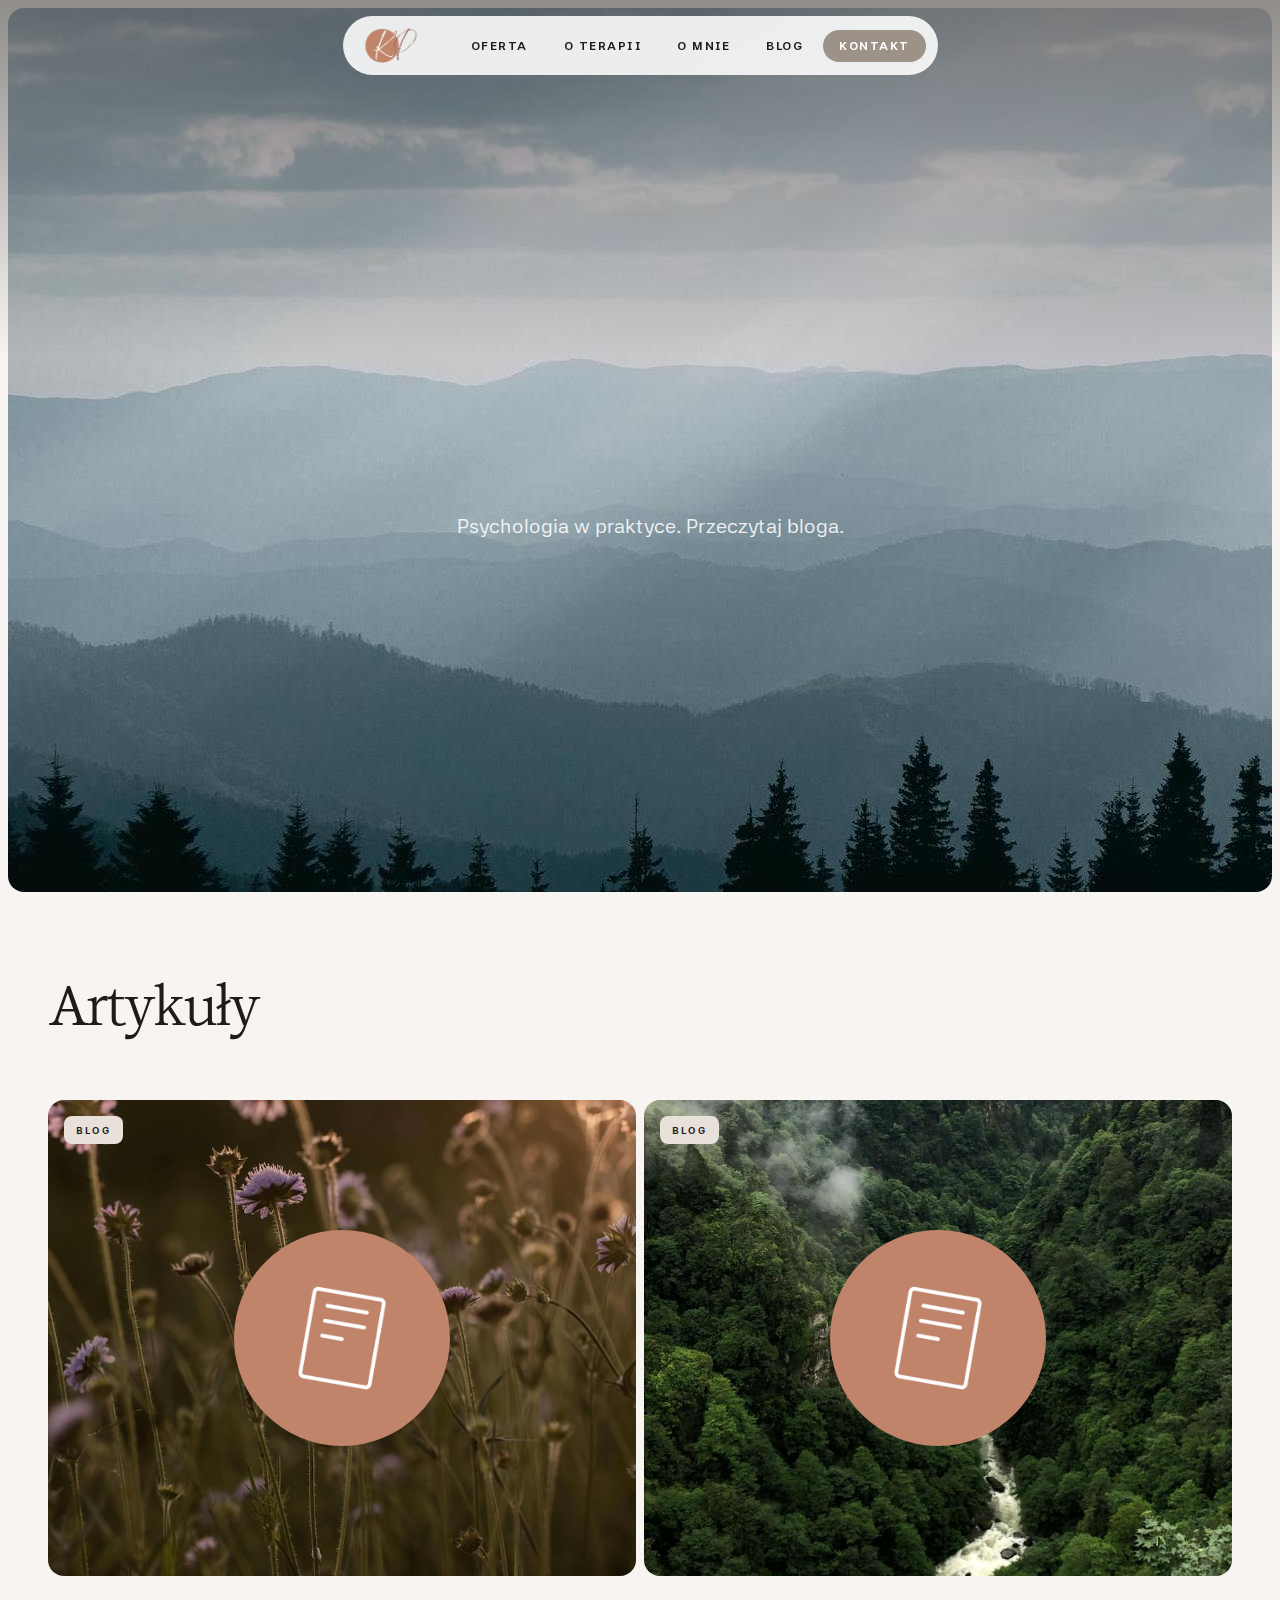
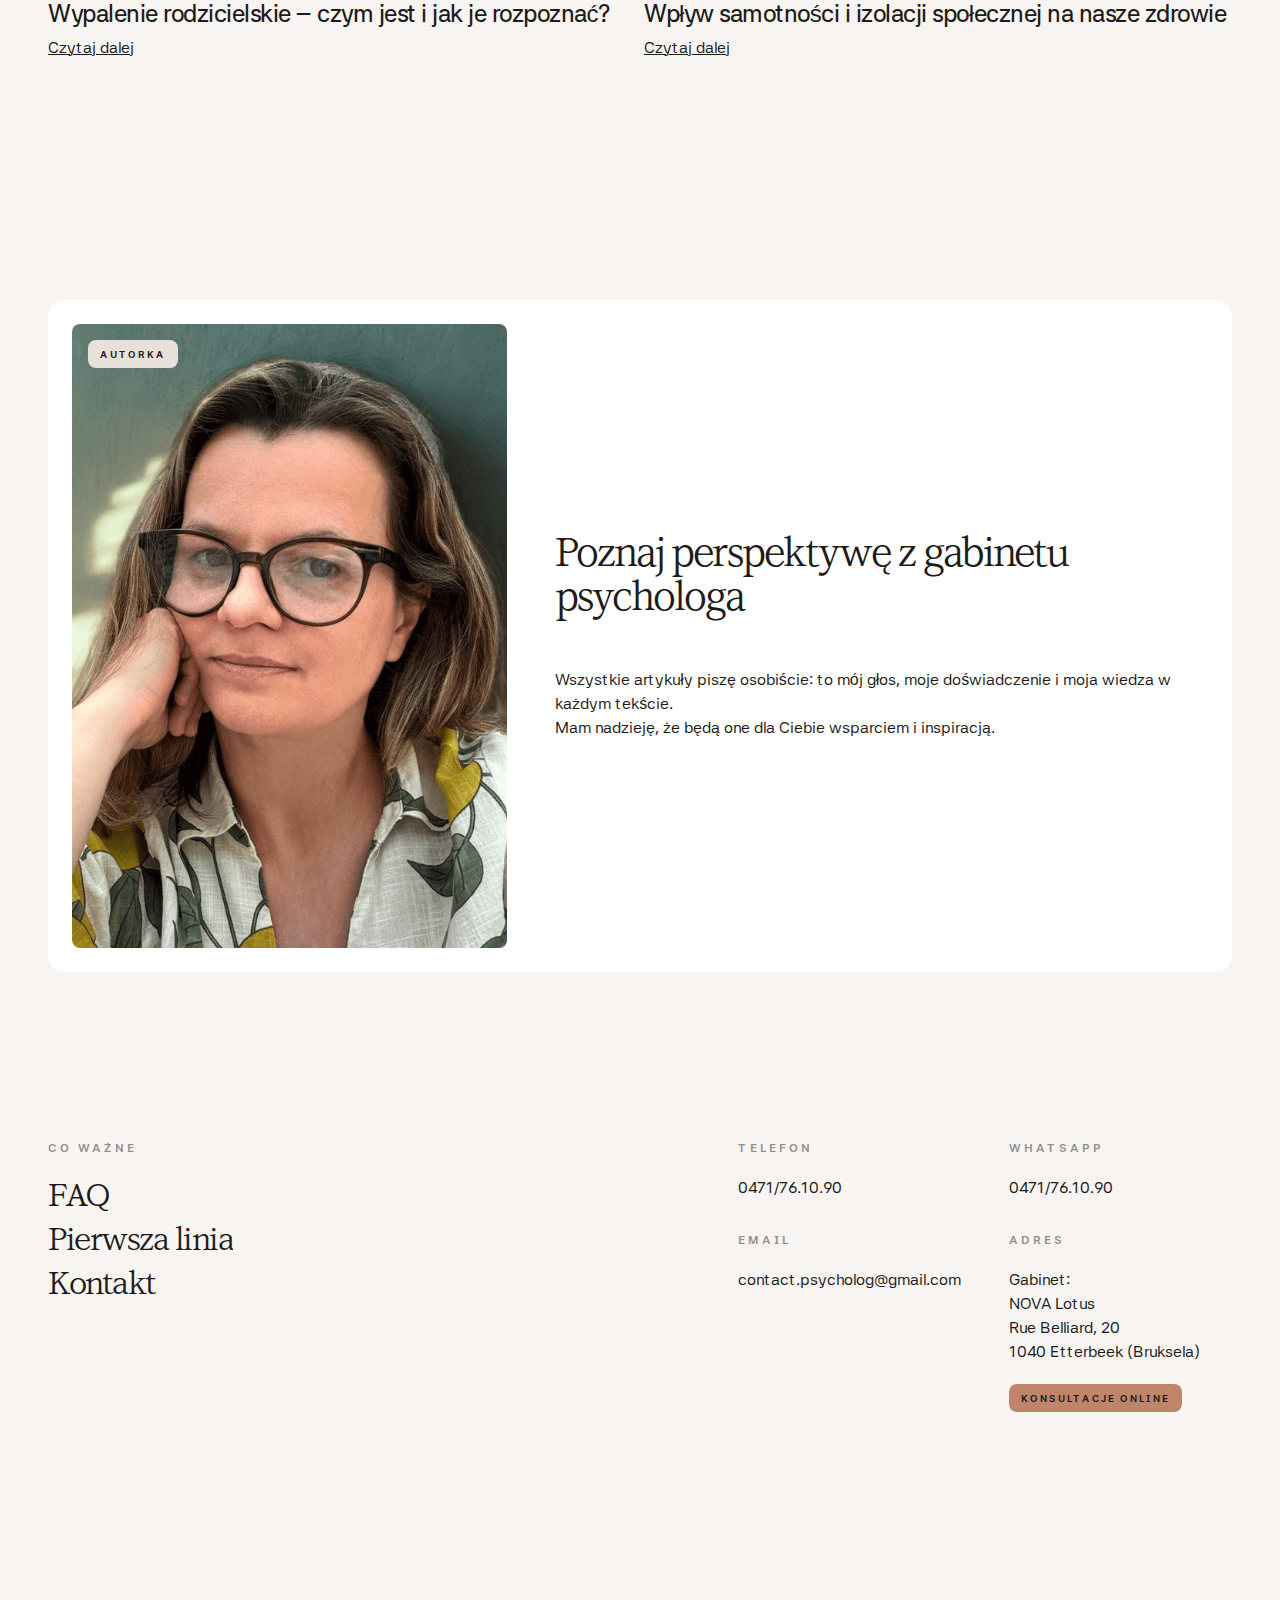
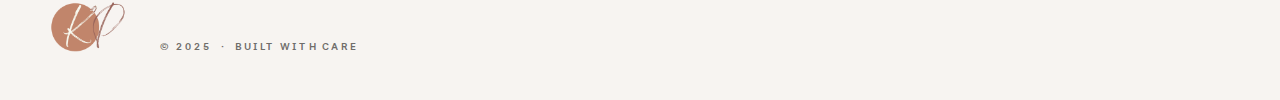
<file: blog.html>
<!DOCTYPE html><!--  This site was created in Webflow. https://webflow.com  --><!--  Last Published: Thu Dec 11 2025 13:37:20 GMT+0000 (Coordinated Universal Time)  -->
<html data-wf-page="692d7348c38037b5eaa4d589" data-wf-site="692d7347c38037b5eaa4d504" lang="pl-PL">
<head>
  <meta charset="utf-8">
  <title>Blog | Katarzyna Pietryka</title>
  <meta content="Poznaj perspektywę z gabinetu psychologa. Wszystkie artykuły piszę osobiście, dzieląc się wiedzą i doświadczeniem." name="description">
  <meta content="Blog | Katarzyna Pietryka" property="og:title">
  <meta content="Poznaj perspektywę z gabinetu psychologa. Wszystkie artykuły piszę osobiście, dzieląc się wiedzą i doświadczeniem." property="og:description">
  <meta content="Blog | Katarzyna Pietryka" property="twitter:title">
  <meta content="Poznaj perspektywę z gabinetu psychologa. Wszystkie artykuły piszę osobiście, dzieląc się wiedzą i doświadczeniem." property="twitter:description">
  <meta property="og:type" content="website">
  <meta content="summary_large_image" name="twitter:card">
  <meta content="width=device-width, initial-scale=1" name="viewport">
  <meta content="Webflow" name="generator">
  <link href="css/normalize.css" rel="stylesheet" type="text/css">
  <link href="css/webflow.css" rel="stylesheet" type="text/css">
  <link href="css/katarzynapietryka-com.webflow.css" rel="stylesheet" type="text/css">
  <script type="text/javascript">!function(o,c){var n=c.documentElement,t=" w-mod-";n.className+=t+"js",("ontouchstart"in o||o.DocumentTouch&&c instanceof DocumentTouch)&&(n.className+=t+"touch")}(window,document);</script>
  <link href="images/favicon.png" rel="shortcut icon" type="image/x-icon">
  <link href="images/webclip.png" rel="apple-touch-icon">
  <style>
* {
  -webkit-font-smoothing: antialiased;   /* For WebKit (Safari, Chrome) */
  -moz-osx-font-smoothing: grayscale;    /* For macOS Firefox */
  font-smoothing: antialiased;           /* Non-standard, fallback */
  text-rendering: optimizeLegibility;    /* Improves kerning and ligatures */
}
</style>
</head>
<body>
  <div class="master-navigation">
    <div data-animation="default" data-collapse="medium" data-duration="400" data-easing="ease" data-easing2="ease" role="banner" class="navbar w-nav">
      <div class="nav-wrapper">
        <div class="left-nav">
          <div class="menu-button w-nav-button">
            <div class="nav-menu-button">
              <div class="menu-open">
                <div class="icon-menu w-embed"><svg width="100%" height="100%" viewbox="0 0 157 100" fill="currentColor" xmlns="http://www.w3.org/2000/svg">
                    <g mask="url(#mask0_16041_5949)">
                      <path d="M156.765 85.6094H0.0703125V99.8543H156.765V85.6094Z" fill="currentColor"></path>
                      <path d="M156.765 0.140625H0.0703125V14.3856H156.765V0.140625Z" fill="currentColor"></path>
                      <path d="M156.765 42.875H0.0703125V57.1199H156.765V42.875Z" fill="currentColor"></path>
                    </g>
                  </svg></div>
              </div>
              <div class="menu-close">
                <div class="icon-close w-embed"><svg width="100%" height="100%" viewbox="0 0 100 100" fill="currentColor" xmlns="http://www.w3.org/2000/svg">
                    <path d="M98.5347 91.4605C98.9994 91.9251 99.368 92.4764 99.6194 93.0837C99.8707 93.6904 100 94.341 100 94.9976C100 95.6549 99.8707 96.3056 99.6194 96.9122C99.368 97.5188 98.9994 98.0708 98.5347 98.5354C98.0708 98.9994 97.5188 99.3681 96.9122 99.6194C96.3049 99.8707 95.6549 100 94.9976 100C94.341 100 93.6903 99.8707 93.083 99.6194C92.4764 99.3681 91.9251 98.9994 91.4605 98.5354L50.0001 57.0686L8.53981 98.5354C7.60166 99.4734 6.32926 100 5.00253 100C3.67574 100 2.40336 99.4734 1.4652 98.5354C0.527052 97.5968 0 96.3249 0 94.9976C0 93.671 0.527052 92.3984 1.4652 91.4605L42.9317 50.0001L1.4652 8.53981C0.527052 7.60166 0 6.32926 0 5.00252C0 3.67579 0.527052 2.40335 1.4652 1.4652C2.40336 0.527045 3.67574 0 5.00253 0C6.32926 0 7.60166 0.527045 8.53981 1.4652L50.0001 42.9318L91.4605 1.4652C92.3984 0.527045 93.671 0 94.9976 0C96.3242 0 97.5968 0.527045 98.5347 1.4652C99.4734 2.40335 100 3.67579 100 5.00252C100 6.32926 99.4734 7.60166 98.5347 8.53981L57.0685 50.0001L98.5347 91.4605Z" fill="currentColor"></path>
                  </svg></div>
              </div>
            </div>
          </div>
          <a href="/" class="brand-nav w-nav-brand"><img src="images/KP.png" loading="lazy" alt="" class="nav-logo"></a>
        </div>
        <nav role="navigation" class="nav-menu w-nav-menu">
          <div class="menu-inner-sticky">
            <div class="nav-mobile-menu">
              <a href="/oferta" class="nav-mobile-link w-inline-block">
                <div class="text-h4">Oferta</div>
              </a>
              <a href="/o-terapii" class="nav-mobile-link w-inline-block">
                <div class="text-h4">O terapii</div>
                <div class="offerings-list-mobile">
                  <div class="dropdown-link-nav text-h7">EMDR</div>
                  <div class="dropdown-link-nav text-h7">Brainspotting</div>
                  <div class="dropdown-link-nav text-h7">Medytacja</div>
                  <div class="dropdown-link-nav text-h7">Expressive Breathwork</div>
                  <div class="dropdown-link-nav text-h7">ACT</div>
                  <div class="dropdown-link-nav text-h7">CBT/TCC</div>
                </div>
              </a>
              <a href="/o-mnie" class="nav-mobile-link w-inline-block">
                <div class="text-h4">O mnie</div>
              </a>
              <a href="/blog" aria-current="page" class="nav-mobile-link w-inline-block w--current">
                <div class="text-h4">Blog</div>
              </a>
            </div>
            <div data-w-id="aab947cc-4b08-f4b5-b097-324a30b9d18c" class="nav-link-wrap">
              <a href="/oferta" class="link-fixed-nav w-inline-block">
                <div class="button-text-mask small">
                  <div class="button-text-small _1">Oferta</div>
                  <div class="button-text-small _2">oferta</div>
                </div>
              </a>
            </div>
            <div data-hover="true" data-delay="300" data-w-id="4cfb9b2b-9532-963a-ceb6-f81ad1f09504" class="nav-dropdown w-dropdown">
              <div class="dropdown-toggle-nav w-dropdown-toggle">
                <div data-w-id="f460391d-19b6-1f42-43b0-98d68a307163" class="nav-link-wrap">
                  <a href="/o-terapii" class="link-fixed-nav w-inline-block">
                    <div class="button-text-mask small">
                      <div class="button-text-small _1">O terapii</div>
                      <div class="button-text-small _2">o terapii</div>
                    </div>
                  </a>
                </div>
              </div>
              <nav class="dropdown-list-navigation w-dropdown-list">
                <a href="/o-terapii#metody" class="dropdown-menu-nav w-inline-block">
                  <div class="left-dropdown-menu">
                    <div class="label-small text-dark-48">Metody</div>
                    <div class="list-dropdown-menu">
                      <div class="dropdown-link-nav text-h7">EMDR</div>
                      <div class="dropdown-link-nav text-h7">Brainspotting</div>
                      <div class="dropdown-link-nav text-h7">Medytacja</div>
                      <div class="dropdown-link-nav text-h7">Expressive Breathwork</div>
                      <div class="dropdown-link-nav text-h7">ACT</div>
                      <div class="dropdown-link-nav text-h7">CBT/TCC</div>
                    </div>
                  </div>
                  <div class="cta-dropdown-menu">
                    <div class="content-dropdown-cta">
                      <div class="text-wrap-dropdown-cta">
                        <div class="text-large text-bold">Poczytaj o metodach</div>
                        <div>którymi pracuję</div>
                      </div>
                      <div class="cta-small blur-light">
                        <div class="button-text-mask small">
                          <div class="button-text-small _1">Metody</div>
                          <div class="button-text-small _2">Metody</div>
                        </div>
                        <div class="button-bg blur-light"></div>
                      </div>
                    </div>
                    <div class="overlay-dropdown-cta"></div>
                  </div>
                </a>
              </nav>
            </div>
            <div data-w-id="64d05c77-2322-f25f-df27-655b16f4e25c" class="nav-link-wrap">
              <a href="/o-mnie" class="link-fixed-nav w-inline-block">
                <div class="button-text-mask small">
                  <div class="button-text-small _1">o mnie</div>
                  <div class="button-text-small _2">o mnie</div>
                </div>
              </a>
            </div>
            <div data-w-id="88965c86-5926-7b8f-2b68-4a66cca4a070" class="nav-link-wrap">
              <a href="/blog" aria-current="page" class="link-fixed-nav w-inline-block w--current">
                <div class="button-text-mask small">
                  <div class="button-text-small _1">blog</div>
                  <div class="button-text-small _2">Blog</div>
                </div>
              </a>
            </div>
            <a href="/kontakt" class="link-fixed-nav main w-inline-block">
              <div class="button-text-mask small">
                <div class="button-text-small _1">Kontakt</div>
                <div class="button-text-small _2">Kontakt</div>
              </div>
            </a>
            <div class="cta-nav-menu">
              <div class="content-dropdown-cta">
                <div class="text-wrap-dropdown-cta">
                  <div class="text-large text-bold">Medytacja</div>
                  <div>Sprawdź co możesz osiągnąć dzięki niej</div>
                </div>
                <a href="/o-terapii#metody" class="cta-small blur-light w-inline-block">
                  <div class="button-text-mask small">
                    <div class="button-text-small _1">Metody</div>
                    <div class="button-text-small _2">Metody</div>
                  </div>
                  <div class="button-bg blur-light"></div>
                </a>
              </div>
              <div class="overlay-nav-cta"></div>
            </div>
          </div>
        </nav>
        <div class="nav-mobile-button">
          <a href="/kontakt" class="cta-main w-inline-block">
            <div class="button-text-mask">
              <div class="button-text _1">Kontakt</div>
              <div class="button-text _2">Kontakt</div>
            </div>
            <div class="button-bg"></div>
          </a>
        </div>
      </div>
    </div>
    <div class="nav-blur-bg">
      <div class="overlay-nav-bg"></div>
    </div>
  </div>
  <div class="hero-home-c">
    <div class="image-bg">
      <section class="section hero-home-b-section">
        <div class="w-layout-blockcontainer main-container w-container">
          <div class="headline-home-c">
            <h1 animate="title-load" data-w-id="5c8d3d69-040d-58f5-14ff-9d3dfb3cce3c" style="opacity:0;filter:blur(20px)">Artykuły dla każdego</h1>
            <div class="heading-home-b">
              <div animate="text-load" class="text-large text-light-88">Psychologia w praktyce. Przeczytaj bloga.</div>
            </div>
          </div>
        </div>
      </section>
    </div>
    <div class="overlay-top-home-c"></div>
  </div>
  <section class="section journals-more-section">
    <div class="w-layout-blockcontainer main-container w-container">
      <div class="headline-journals">
        <h2 animate="title" class="no-margins">Artykuły</h2>
      </div>
      <div class="journals">
        <div class="blog-halves">
          <a href="/blog/wypalenie-rodzicielskie" class="article-card w-inline-block">
            <div class="article-card-thumbnail">
              <div class="article-tag-master">
                <div class="label-master bg-2">
                  <div class="label-small">Blog</div>
                </div>
              </div><img src="images/blog-2.jpg" loading="lazy" sizes="(max-width: 767px) 100vw, (max-width: 991px) 727.9921875px, 939.9921875px" srcset="images/blog-2-p-500.jpg 500w, images/blog-2-p-800.jpg 800w, images/blog-2.jpg 1000w" alt="" class="image-cover parallax">
              <div class="article-hover-state"><img src="images/read.png" loading="lazy" alt="" class="article-hover-image"></div>
            </div>
            <div class="article-bottom-info">
              <div class="text-h6">Wypalenie rodzicielskie – czym jest i jak je rozpoznać?</div>
              <div class="text-wavy-underline">Czytaj dalej</div>
            </div>
          </a>
          <a href="/blog/wplyw-samotnosci-i-izolacji-spolecznej-na-nasze-zdrowie" class="article-card w-inline-block">
            <div class="article-card-thumbnail">
              <div class="article-tag-master">
                <div class="label-master bg-2">
                  <div class="label-small">Blog</div>
                </div>
              </div><img src="images/blog-1.jpg" loading="lazy" sizes="(max-width: 767px) 100vw, (max-width: 991px) 727.9921875px, 939.9921875px" srcset="images/blog-1-p-500.jpg 500w, images/blog-1-p-800.jpg 800w, images/blog-1.jpg 1000w" alt="" class="image-cover parallax">
              <div class="article-hover-state"><img src="images/read.png" loading="lazy" alt="" class="article-hover-image"></div>
            </div>
            <div class="article-bottom-info">
              <div class="text-h6">Wpływ samotności i izolacji społecznej na nasze zdrowie</div>
              <div class="text-wavy-underline">Czytaj dalej</div>
            </div>
          </a>
        </div>
      </div>
    </div>
  </section>
  <section class="section journals-more-section">
    <div class="w-layout-blockcontainer main-container w-container">
      <div class="master-offering-testimonial">
        <div data-w-id="4b80fb52-5c64-12a8-faca-04ed022cec4c" class="image-wrap-offerings"><img src="images/kas-profile.png" loading="lazy" sizes="(max-width: 767px) 100vw, (max-width: 991px) 727.9921875px, 939.9921875px" srcset="images/kas-profile-p-500.png 500w, images/kas-profile-p-800.png 800w, images/kas-profile-p-1080.png 1080w, images/kas-profile.png 1499w" alt="" class="image-cover parallax">
          <div class="article-tag-master margin-tl">
            <div class="label-master bg-2">
              <div class="label-small">Autorka</div>
            </div>
          </div>
        </div>
        <div class="content-offering-testimonial blog-page">
          <div class="offering-testimonial-top-tile">
            <div class="text-h3">Poznaj perspektywę z gabinetu psychologa</div>
          </div>
          <div class="offering-testimonial-bottom-tile">
            <div>Wszystkie artykuły piszę osobiście: to mój głos, moje doświadczenie i moja wiedza w każdym tekście. <br>Mam nadzieję, że będą one dla Ciebie wsparciem i inspiracją.</div>
          </div>
        </div>
      </div>
    </div>
  </section>
  <section class="footer">
    <div class="w-layout-blockcontainer main-container w-container">
      <div class="w-layout-grid footer-halves">
        <div id="w-node-_6c6719f6-ac3b-fee1-6a35-bdb5f72f6eb3-d0446e59" class="left-footer">
          <div class="wrap-column-footer">
            <div class="label text-dark-48">co Ważne</div>
            <div class="link-list-footer">
              <a href="/o-terapii#faq" class="link-footer-large w-inline-block">
                <div class="text-footer-link _1">FAQ</div>
                <div class="text-footer-link _2">FAQ</div>
              </a>
              <a href="/#FirstLineHelp" class="link-footer-large w-inline-block">
                <div class="text-footer-link _1">Pierwsza linia</div>
                <div class="text-footer-link _2">Pierwsza linia</div>
              </a>
              <a href="/kontakt" class="link-footer-large w-inline-block">
                <div class="text-footer-link _1">Kontakt</div>
                <div class="text-footer-link _2">Kontakt</div>
              </a>
            </div>
          </div>
        </div>
        <div id="w-node-_6c6719f6-ac3b-fee1-6a35-bdb5f72f6f06-d0446e59" class="right-footer">
          <div class="w-layout-grid grid-footer-info">
            <div class="info-block-footer">
              <div class="label text-dark-48">telefon</div>
              <div>
                <a href="tel:+6281234768291" class="text-dark"><span>0471/76.10.90</span></a><br>
              </div>
            </div>
            <div class="info-block-footer">
              <div class="label text-dark-48">WhatsApp</div>
              <div class="text-dark">
                <a href="tel:+6281234768291" class="text-dark">0471/76.10.90</a>
              </div>
            </div>
            <div class="info-block-footer">
              <div class="label text-dark-48">Email</div>
              <div>
                <a href="mailto:contact.psycholog@gmail.com?subject=hi" class="link">contact.psycholog@gmail.com</a>
              </div>
            </div>
            <div class="info-block-footer">
              <div class="label text-dark-48">Adres</div>
              <div>Gabinet:<br>NOVA Lotus<br>Rue Belliard, 20<br>1040 Etterbeek (Bruksela)<br></div>
              <div class="label-master accent-1">
                <div class="label-small">Konsultacje online</div>
              </div>
            </div>
          </div>
        </div>
      </div>
      <div class="footer-bottom-tile">
        <div class="left-bottom-footer">
          <a href="/" class="brand-footer w-inline-block"><img loading="lazy" src="images/KP.png" alt="" class="logo-footer"></a>
          <div class="footer-bottom-left">
            <div class="label-small text-dark-64">© 2025</div>
            <div class="label-small text-dark-64">·</div>
            <div class="label-small text-dark-64">Built with care</div>
          </div>
        </div>
        <div class="right-bottom-footer hide">
          <a href="legal" class="label-small text-dark-64">Terms</a>
          <div class="label-small text-dark-64">·</div>
          <a href="template/style-guide" class="label-small text-dark-64">Style Guide</a>
          <div class="label-small text-dark-64">·</div>
          <a href="template/licenses" class="label-small text-dark-64">Licenses</a>
          <div class="label-small text-dark-64">·</div>
          <a href="template/changelog" class="label-small text-dark-64">Changelog</a>
        </div>
      </div>
    </div>
  </section>
  <script src="https://d3e54v103j8qbb.cloudfront.net/js/jquery-3.5.1.min.dc5e7f18c8.js?site=692d7347c38037b5eaa4d504" type="text/javascript" integrity="sha256-9/aliU8dGd2tb6OSsuzixeV4y/faTqgFtohetphbbj0=" crossorigin="anonymous"></script>
  <script src="js/webflow.js" type="text/javascript"></script>
  <script src="https://cdn.prod.website-files.com/gsap/3.13.0/gsap.min.js" type="text/javascript"></script>
  <script src="https://cdn.prod.website-files.com/gsap/3.13.0/Flip.min.js" type="text/javascript"></script>
  <script src="https://cdn.prod.website-files.com/gsap/3.13.0/ScrollTrigger.min.js" type="text/javascript"></script>
  <script src="https://cdn.prod.website-files.com/gsap/3.13.0/ScrollToPlugin.min.js" type="text/javascript"></script>
  <script type="text/javascript">gsap.registerPlugin(Flip,ScrollTrigger,ScrollToPlugin);</script>
</body>
</html>
</file>
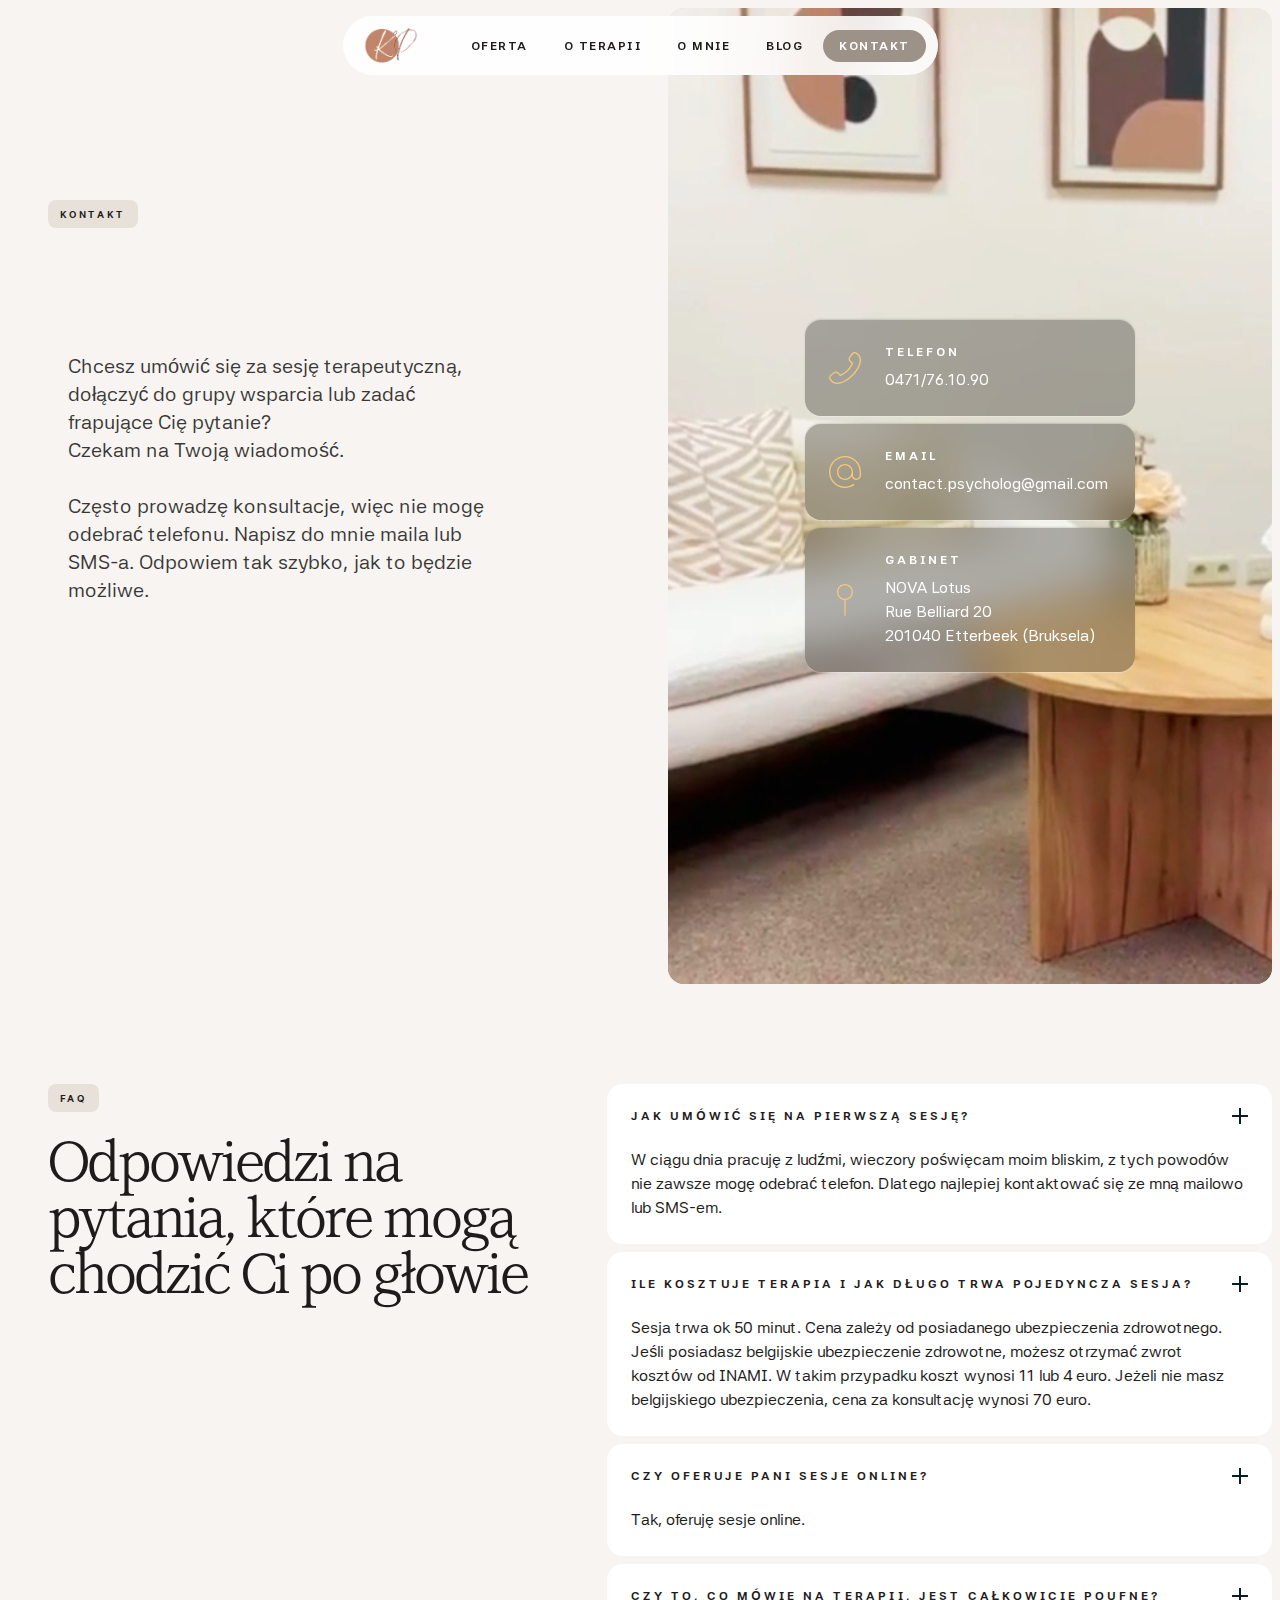
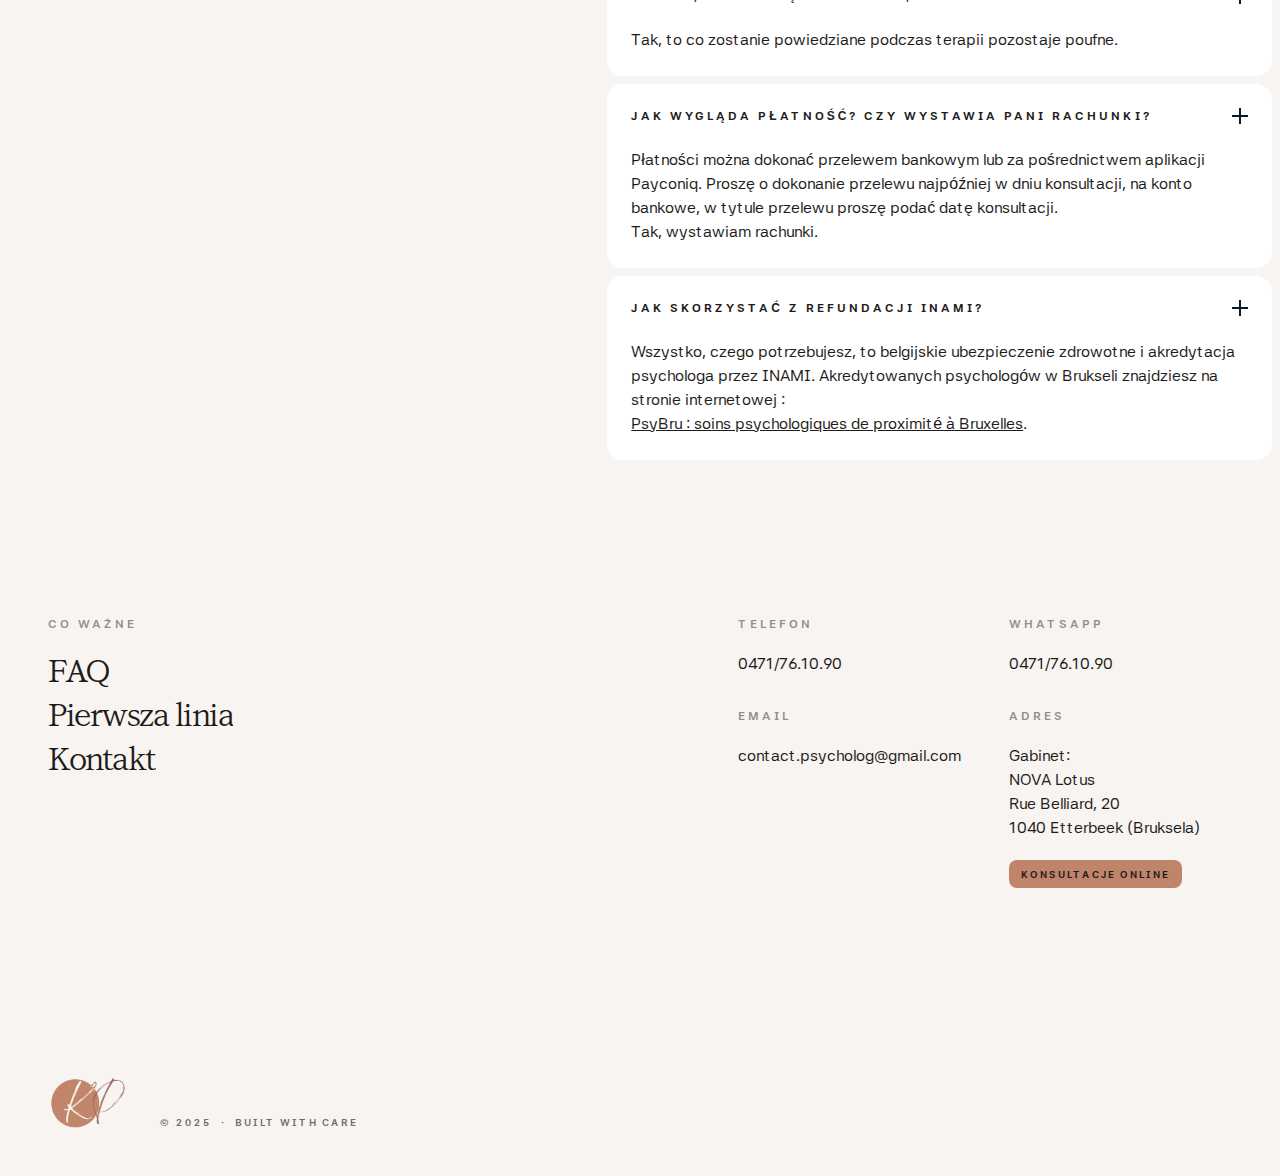
<file: kontakt.html>
<!DOCTYPE html><!--  This site was created in Webflow. https://webflow.com  --><!--  Last Published: Thu Dec 11 2025 13:37:20 GMT+0000 (Coordinated Universal Time)  -->
<html data-wf-page="692d7348c38037b5eaa4d586" data-wf-site="692d7347c38037b5eaa4d504" lang="pl-PL">
<head>
  <meta charset="utf-8">
  <title>Katarzyna Pietryka | Kontakt</title>
  <meta content="Skontaktuj się ze mną, aby umówić sesję terapeutyczną - stacjonarnie lub online. Zadaj mi pytanie odnośnie psychoterapii i grup terapeutycznych." name="description">
  <meta content="Katarzyna Pietryka | Kontakt" property="og:title">
  <meta content="Skontaktuj się ze mną, aby umówić sesję terapeutyczną - stacjonarnie lub online. Zadaj mi pytanie odnośnie psychoterapii i grup terapeutycznych." property="og:description">
  <meta content="Katarzyna Pietryka | Kontakt" property="twitter:title">
  <meta content="Skontaktuj się ze mną, aby umówić sesję terapeutyczną - stacjonarnie lub online. Zadaj mi pytanie odnośnie psychoterapii i grup terapeutycznych." property="twitter:description">
  <meta property="og:type" content="website">
  <meta content="summary_large_image" name="twitter:card">
  <meta content="width=device-width, initial-scale=1" name="viewport">
  <meta content="Webflow" name="generator">
  <link href="css/normalize.css" rel="stylesheet" type="text/css">
  <link href="css/webflow.css" rel="stylesheet" type="text/css">
  <link href="css/katarzynapietryka-com.webflow.css" rel="stylesheet" type="text/css">
  <script type="text/javascript">!function(o,c){var n=c.documentElement,t=" w-mod-";n.className+=t+"js",("ontouchstart"in o||o.DocumentTouch&&c instanceof DocumentTouch)&&(n.className+=t+"touch")}(window,document);</script>
  <link href="images/favicon.png" rel="shortcut icon" type="image/x-icon">
  <link href="images/webclip.png" rel="apple-touch-icon">
  <style>
* {
  -webkit-font-smoothing: antialiased;   /* For WebKit (Safari, Chrome) */
  -moz-osx-font-smoothing: grayscale;    /* For macOS Firefox */
  font-smoothing: antialiased;           /* Non-standard, fallback */
  text-rendering: optimizeLegibility;    /* Improves kerning and ligatures */
}
</style>
</head>
<body>
  <div class="master-navigation">
    <div data-animation="default" data-collapse="medium" data-duration="400" data-easing="ease" data-easing2="ease" role="banner" class="navbar w-nav">
      <div class="nav-wrapper">
        <div class="left-nav">
          <div class="menu-button w-nav-button">
            <div class="nav-menu-button">
              <div class="menu-open">
                <div class="icon-menu w-embed"><svg width="100%" height="100%" viewbox="0 0 157 100" fill="currentColor" xmlns="http://www.w3.org/2000/svg">
                    <g mask="url(#mask0_16041_5949)">
                      <path d="M156.765 85.6094H0.0703125V99.8543H156.765V85.6094Z" fill="currentColor"></path>
                      <path d="M156.765 0.140625H0.0703125V14.3856H156.765V0.140625Z" fill="currentColor"></path>
                      <path d="M156.765 42.875H0.0703125V57.1199H156.765V42.875Z" fill="currentColor"></path>
                    </g>
                  </svg></div>
              </div>
              <div class="menu-close">
                <div class="icon-close w-embed"><svg width="100%" height="100%" viewbox="0 0 100 100" fill="currentColor" xmlns="http://www.w3.org/2000/svg">
                    <path d="M98.5347 91.4605C98.9994 91.9251 99.368 92.4764 99.6194 93.0837C99.8707 93.6904 100 94.341 100 94.9976C100 95.6549 99.8707 96.3056 99.6194 96.9122C99.368 97.5188 98.9994 98.0708 98.5347 98.5354C98.0708 98.9994 97.5188 99.3681 96.9122 99.6194C96.3049 99.8707 95.6549 100 94.9976 100C94.341 100 93.6903 99.8707 93.083 99.6194C92.4764 99.3681 91.9251 98.9994 91.4605 98.5354L50.0001 57.0686L8.53981 98.5354C7.60166 99.4734 6.32926 100 5.00253 100C3.67574 100 2.40336 99.4734 1.4652 98.5354C0.527052 97.5968 0 96.3249 0 94.9976C0 93.671 0.527052 92.3984 1.4652 91.4605L42.9317 50.0001L1.4652 8.53981C0.527052 7.60166 0 6.32926 0 5.00252C0 3.67579 0.527052 2.40335 1.4652 1.4652C2.40336 0.527045 3.67574 0 5.00253 0C6.32926 0 7.60166 0.527045 8.53981 1.4652L50.0001 42.9318L91.4605 1.4652C92.3984 0.527045 93.671 0 94.9976 0C96.3242 0 97.5968 0.527045 98.5347 1.4652C99.4734 2.40335 100 3.67579 100 5.00252C100 6.32926 99.4734 7.60166 98.5347 8.53981L57.0685 50.0001L98.5347 91.4605Z" fill="currentColor"></path>
                  </svg></div>
              </div>
            </div>
          </div>
          <a href="/" class="brand-nav w-nav-brand"><img src="images/KP.png" loading="lazy" alt="" class="nav-logo"></a>
        </div>
        <nav role="navigation" class="nav-menu w-nav-menu">
          <div class="menu-inner-sticky">
            <div class="nav-mobile-menu">
              <a href="/oferta" class="nav-mobile-link w-inline-block">
                <div class="text-h4">Oferta</div>
              </a>
              <a href="/o-terapii" class="nav-mobile-link w-inline-block">
                <div class="text-h4">O terapii</div>
                <div class="offerings-list-mobile">
                  <div class="dropdown-link-nav text-h7">EMDR</div>
                  <div class="dropdown-link-nav text-h7">Brainspotting</div>
                  <div class="dropdown-link-nav text-h7">Medytacja</div>
                  <div class="dropdown-link-nav text-h7">Expressive Breathwork</div>
                  <div class="dropdown-link-nav text-h7">ACT</div>
                  <div class="dropdown-link-nav text-h7">CBT/TCC</div>
                </div>
              </a>
              <a href="/o-mnie" class="nav-mobile-link w-inline-block">
                <div class="text-h4">O mnie</div>
              </a>
              <a href="/blog" class="nav-mobile-link w-inline-block">
                <div class="text-h4">Blog</div>
              </a>
            </div>
            <div data-w-id="aab947cc-4b08-f4b5-b097-324a30b9d18c" class="nav-link-wrap">
              <a href="/oferta" class="link-fixed-nav w-inline-block">
                <div class="button-text-mask small">
                  <div class="button-text-small _1">Oferta</div>
                  <div class="button-text-small _2">oferta</div>
                </div>
              </a>
            </div>
            <div data-hover="true" data-delay="300" data-w-id="4cfb9b2b-9532-963a-ceb6-f81ad1f09504" class="nav-dropdown w-dropdown">
              <div class="dropdown-toggle-nav w-dropdown-toggle">
                <div data-w-id="f460391d-19b6-1f42-43b0-98d68a307163" class="nav-link-wrap">
                  <a href="/o-terapii" class="link-fixed-nav w-inline-block">
                    <div class="button-text-mask small">
                      <div class="button-text-small _1">O terapii</div>
                      <div class="button-text-small _2">o terapii</div>
                    </div>
                  </a>
                </div>
              </div>
              <nav class="dropdown-list-navigation w-dropdown-list">
                <a href="/o-terapii#metody" class="dropdown-menu-nav w-inline-block">
                  <div class="left-dropdown-menu">
                    <div class="label-small text-dark-48">Metody</div>
                    <div class="list-dropdown-menu">
                      <div class="dropdown-link-nav text-h7">EMDR</div>
                      <div class="dropdown-link-nav text-h7">Brainspotting</div>
                      <div class="dropdown-link-nav text-h7">Medytacja</div>
                      <div class="dropdown-link-nav text-h7">Expressive Breathwork</div>
                      <div class="dropdown-link-nav text-h7">ACT</div>
                      <div class="dropdown-link-nav text-h7">CBT/TCC</div>
                    </div>
                  </div>
                  <div class="cta-dropdown-menu">
                    <div class="content-dropdown-cta">
                      <div class="text-wrap-dropdown-cta">
                        <div class="text-large text-bold">Poczytaj o metodach</div>
                        <div>którymi pracuję</div>
                      </div>
                      <div class="cta-small blur-light">
                        <div class="button-text-mask small">
                          <div class="button-text-small _1">Metody</div>
                          <div class="button-text-small _2">Metody</div>
                        </div>
                        <div class="button-bg blur-light"></div>
                      </div>
                    </div>
                    <div class="overlay-dropdown-cta"></div>
                  </div>
                </a>
              </nav>
            </div>
            <div data-w-id="64d05c77-2322-f25f-df27-655b16f4e25c" class="nav-link-wrap">
              <a href="/o-mnie" class="link-fixed-nav w-inline-block">
                <div class="button-text-mask small">
                  <div class="button-text-small _1">o mnie</div>
                  <div class="button-text-small _2">o mnie</div>
                </div>
              </a>
            </div>
            <div data-w-id="88965c86-5926-7b8f-2b68-4a66cca4a070" class="nav-link-wrap">
              <a href="/blog" class="link-fixed-nav w-inline-block">
                <div class="button-text-mask small">
                  <div class="button-text-small _1">blog</div>
                  <div class="button-text-small _2">Blog</div>
                </div>
              </a>
            </div>
            <a href="/kontakt" aria-current="page" class="link-fixed-nav main w-inline-block w--current">
              <div class="button-text-mask small">
                <div class="button-text-small _1">Kontakt</div>
                <div class="button-text-small _2">Kontakt</div>
              </div>
            </a>
            <div class="cta-nav-menu">
              <div class="content-dropdown-cta">
                <div class="text-wrap-dropdown-cta">
                  <div class="text-large text-bold">Medytacja</div>
                  <div>Sprawdź co możesz osiągnąć dzięki niej</div>
                </div>
                <a href="/o-terapii#metody" class="cta-small blur-light w-inline-block">
                  <div class="button-text-mask small">
                    <div class="button-text-small _1">Metody</div>
                    <div class="button-text-small _2">Metody</div>
                  </div>
                  <div class="button-bg blur-light"></div>
                </a>
              </div>
              <div class="overlay-nav-cta"></div>
            </div>
          </div>
        </nav>
        <div class="nav-mobile-button">
          <a href="/kontakt" aria-current="page" class="cta-main w-inline-block w--current">
            <div class="button-text-mask">
              <div class="button-text _1">Kontakt</div>
              <div class="button-text _2">Kontakt</div>
            </div>
            <div class="button-bg"></div>
          </a>
        </div>
      </div>
    </div>
    <div class="nav-blur-bg">
      <div class="overlay-nav-bg"></div>
    </div>
  </div>
  <section class="section hero-contact-b">
    <div class="w-layout-blockcontainer main-container contact-b margin-bottom w-container">
      <div class="w-layout-grid contact-b-halves margin-bottom">
        <div class="left-contact-b">
          <div class="headline-contact-b">
            <div class="label-master bg-2">
              <div class="label-small">Kontakt</div>
            </div>
            <div class="text-wrap-contact-b">
              <h1 animate="title" data-w-id="7893aa59-dd96-b884-7768-211e59b962f3" style="opacity:0;filter:blur(20px)">Masz pytanie?</h1>
              <div animate="" class="text-large text-dark-88">Chcesz umówić się za sesję terapeutyczną, dołączyć do grupy wsparcia lub zadać frapujące Cię pytanie? <br>Czekam na Twoją wiadomość.<br><br>Często prowadzę konsultacje, więc nie mogę odebrać telefonu. Napisz do mnie maila lub SMS-a. Odpowiem tak szybko, jak to będzie możliwe.</div>
            </div>
          </div>
          <div class="master-contact-team-info margin-added">
            <div class="wrap-contact-team-info">
              <div data-w-id="b7748e14-666e-da7b-5cd1-d037261c54b1" style="opacity:0" class="team-info-contact">
                <div class="contact-avatar"><img src="images/kas-profile.png" loading="lazy" sizes="(max-width: 767px) 100vw, (max-width: 991px) 727.984375px, 939.984375px" srcset="images/kas-profile-p-500.png 500w, images/kas-profile-p-800.png 800w, images/kas-profile-p-1080.png 1080w, images/kas-profile.png 1499w" alt="" class="image-cover"></div>
                <div class="text-wrap-contact-team">
                  <div class="text-large text-bold">Katarzyna Pietryka</div>
                  <div class="contact-team-bottom-info">
                    <div>Psycholog</div>
                    <div>·</div>
                    <div>Psychoterapeuta</div>
                  </div>
                </div>
              </div>
            </div>
          </div>
        </div>
        <div data-poster-url="videos/biuro-ca_poster.0000000.jpg" data-video-urls="videos/biuro-ca_mp4.mp4,videos/biuro-ca_webm.webm" data-autoplay="true" data-loop="true" data-wf-ignore="true" id="w-node-dc1e351a-1f48-cd95-db3a-036740b53dfd-eaa4d586" class="image-wrap-contact-b w-background-video w-background-video-atom"><video id="dc1e351a-1f48-cd95-db3a-036740b53dfd-video" autoplay="" loop="" style="background-image:url(&quot;videos/biuro-ca_poster.0000000.jpg&quot;)" muted="" playsinline="" data-wf-ignore="true" data-object-fit="cover">
            <source src="videos/biuro-ca_mp4.mp4" data-wf-ignore="true">
            <source src="videos/biuro-ca_webm.webm" data-wf-ignore="true">
          </video>
          <div class="contact-b-tiles">
            <div class="w-layout-grid contact-b-info-grid">
              <div id="w-node-_7893aa59-dd96-b884-7768-211e59b962f6-eaa4d586" class="contact-tile contact-b">
                <div class="icon-contact-a w-embed"><svg xmlns="http://www.w3.org/2000/svg" width="100%" height="100%" viewbox="0 0 32 32" fill="none">
                    <g clip-path="url(#clip0_20221_8889)">
                      <path d="M29.6901 2.35896L28.1968 1.05229C26.8368 -0.307708 24.5301 -0.374375 23.0635 1.11896L20.5701 4.38562C19.1701 5.78562 19.1701 8.06563 20.5701 9.45229L22.5568 11.4923C20.3968 16.559 16.4101 20.559 11.5035 22.559L9.46346 20.5723C8.78346 19.8923 7.89013 19.519 6.93013 19.519C5.97013 19.519 5.07679 19.8923 4.46346 20.519L1.07679 23.1323C-0.323205 24.5323 -0.323205 26.8123 1.05013 28.1723L2.41013 29.7323C3.87679 31.199 5.85013 32.0123 7.9968 32.0123C18.3301 32.0123 32.0235 18.3056 32.0235 7.98563C32.0235 5.85229 31.2101 3.86562 29.7168 2.37229L29.6901 2.35896ZM7.97013 30.6656C6.18346 30.6656 4.54346 29.999 3.35679 28.8123L1.99679 27.239C1.11679 26.359 1.11679 24.9323 1.93013 24.1056L5.31679 21.4923C5.74346 21.0656 6.30346 20.8256 6.9168 20.8256C7.53013 20.8256 8.09013 21.0656 8.5168 21.4923L10.8768 23.799C11.0635 23.9856 11.3301 24.039 11.5835 23.9456C17.1435 21.8256 21.6635 17.3056 23.9701 11.5723C24.0635 11.3323 24.0101 11.0523 23.8235 10.8523L21.5168 8.49229C20.6368 7.61229 20.6368 6.18563 21.5701 5.23896L24.0635 1.97229C24.9435 1.09229 26.3701 1.09229 27.2901 1.99896L28.7835 3.30562C29.9968 4.51896 30.6635 6.15896 30.6635 7.94563C30.6635 17.4923 17.5168 30.639 7.97013 30.639V30.6656Z" fill="currentColor"></path>
                    </g>
                    <defs>
                      <clippath id="clip0_20221_8889">
                        <rect width="100%" height="100%" fill="white"></rect>
                      </clippath>
                    </defs>
                  </svg></div>
                <div class="text-wrap-contact-tile">
                  <div class="label">Telefon</div>
                  <a href="tel:00320471761090" class="link link-light">0471/76.10.90</a>
                </div>
              </div>
              <div class="contact-tile contact-b">
                <div class="icon-contact-a w-embed"><svg xmlns="http://www.w3.org/2000/svg" width="100%" height="100%" viewbox="0 0 32 32" fill="none">
                    <g clip-path="url(#clip0_20221_8908)">
                      <path d="M16 0C7.17733 0 0 7.17733 0 16C0 24.8227 7.17733 32 16 32C19.2627 32 22.3907 31.0373 25.044 29.216C25.348 29.008 25.4253 28.5933 25.216 28.2893C25.008 27.984 24.5947 27.908 24.2893 28.1173C21.8587 29.7853 18.992 30.6667 16 30.6667C7.91333 30.6667 1.33333 24.0867 1.33333 16C1.33333 7.91333 7.91333 1.33333 16 1.33333C24.0867 1.33333 30.6667 7.91333 30.6667 16V19.3333C30.6667 21.1707 29.1707 22.6667 27.3333 22.6667C25.496 22.6667 24 21.1707 24 19.3333V16C24 11.588 20.412 8 16 8C11.588 8 8 11.588 8 16C8 20.412 11.588 24 16 24C18.8413 24 21.3413 22.5107 22.7613 20.272C23.1973 22.3973 25.0813 24 27.3333 24C29.9067 24 32 21.9067 32 19.3333V16C32 7.17733 24.8227 0 16 0ZM16 22.6667C12.324 22.6667 9.33333 19.676 9.33333 16C9.33333 12.324 12.324 9.33333 16 9.33333C19.676 9.33333 22.6667 12.324 22.6667 16C22.6667 19.676 19.676 22.6667 16 22.6667Z" fill="currentColor"></path>
                    </g>
                    <defs>
                      <clippath id="clip0_20221_8908">
                        <rect width="100%" height="100%" fill="white"></rect>
                      </clippath>
                    </defs>
                  </svg></div>
                <div class="text-wrap-contact-tile">
                  <div class="label">Email</div>
                  <a href="mailto:contact.psycholog@gmail.com?subject=Hi" class="link link-light">contact.psycholog@gmail.com</a>
                </div>
              </div>
              <div class="contact-tile contact-b">
                <div class="icon-contact-a w-embed"><svg xmlns="http://www.w3.org/2000/svg" width="100%" height="100%" viewbox="0 0 32 32" fill="none">
                    <path d="M24 8C24 3.588 20.412 0 16 0C11.588 0 8 3.588 8 8C8 12.1867 11.2333 15.632 15.3333 15.972V31.3333C15.3333 31.7013 15.632 32 16 32C16.368 32 16.6667 31.7013 16.6667 31.3333V15.972C20.7667 15.632 24 12.1867 24 8ZM16 14.6667C12.324 14.6667 9.33333 11.676 9.33333 8C9.33333 4.324 12.324 1.33333 16 1.33333C19.676 1.33333 22.6667 4.324 22.6667 8C22.6667 11.676 19.676 14.6667 16 14.6667Z" fill="currentColor"></path>
                  </svg></div>
                <div class="text-wrap-contact-tile">
                  <div class="label">Gabinet</div>
                  <div>NOVA Lotus<br>Rue Belliard 20 <br>201040 Etterbeek (Bruksela)</div>
                </div>
              </div>
            </div>
          </div>
        </div>
      </div>
      <div class="w-layout-grid faq-halves">
        <div class="headline-faq">
          <div class="label-master bg-2">
            <div class="label-small">FAQ</div>
          </div>
          <h2 animate="title" data-w-id="1e6de79a-b725-64cd-da0e-86eb7c7b8b09" class="no-margins">Odpowiedzi na pytania, które mogą chodzić Ci po głowie</h2>
        </div>
        <div class="faq-block">
          <div class="expandable-single">
            <div class="expandable-top">
              <div class="label"><strong>Jak umówić się na pierwszą sesję?</strong></div>
              <div class="faq-animated-box">
                <div class="faq-horizontal"></div>
                <div class="faq-vertical"></div>
              </div>
            </div>
            <div class="expandable-bottom">
              <p class="faq-paragraph">W ciągu dnia pracuję z ludźmi, wieczory poświęcam moim bliskim, z tych powodów nie zawsze mogę odebrać telefon. Dlatego najlepiej kontaktować się ze mną mailowo lub SMS-em.</p>
            </div>
          </div>
          <div class="expandable-single">
            <div class="expandable-top">
              <div class="label"><strong>Ile kosztuje terapia i jak długo trwa pojedyncza sesja?</strong></div>
              <div class="faq-animated-box">
                <div class="faq-horizontal"></div>
                <div class="faq-vertical"></div>
              </div>
            </div>
            <div class="expandable-bottom">
              <p class="faq-paragraph">Sesja trwa ok 50 minut. Cena zależy od posiadanego ubezpieczenia zdrowotnego. Jeśli posiadasz belgijskie ubezpieczenie zdrowotne, możesz otrzymać zwrot kosztów od INAMI. W takim przypadku koszt wynosi 11 lub 4 euro. Jeżeli nie masz belgijskiego ubezpieczenia, cena za konsultację wynosi 70 euro.</p>
            </div>
          </div>
          <div class="expandable-single">
            <div class="expandable-top">
              <div class="label"><strong>Czy oferuje Pani sesje online?</strong></div>
              <div class="faq-animated-box">
                <div class="faq-horizontal"></div>
                <div class="faq-vertical"></div>
              </div>
            </div>
            <div class="expandable-bottom">
              <p class="faq-paragraph">Tak, oferuję sesje online.</p>
            </div>
          </div>
          <div class="expandable-single">
            <div class="expandable-top">
              <div class="label"><strong>Czy to, co mówię na terapii, jest całkowicie poufne?</strong></div>
              <div class="faq-animated-box">
                <div class="faq-horizontal"></div>
                <div class="faq-vertical"></div>
              </div>
            </div>
            <div class="expandable-bottom">
              <p class="faq-paragraph">Tak, to co zostanie powiedziane podczas terapii pozostaje poufne.</p>
            </div>
          </div>
          <div class="expandable-single">
            <div class="expandable-top">
              <div class="label"><strong>Jak wygląda płatność? Czy wystawia Pani rachunki?</strong></div>
              <div class="faq-animated-box">
                <div class="faq-horizontal"></div>
                <div class="faq-vertical"></div>
              </div>
            </div>
            <div class="expandable-bottom">
              <p class="faq-paragraph">Płatności można dokonać przelewem bankowym lub za pośrednictwem aplikacji Payconiq. Proszę o dokonanie przelewu najpóźniej w dniu konsultacji, na konto bankowe, w tytule przelewu proszę podać datę konsultacji.<br>Tak, wystawiam rachunki.</p>
            </div>
          </div>
          <div class="expandable-single">
            <div class="expandable-top">
              <div class="label"><strong>Jak skorzystać z refundacji INAMI?</strong></div>
              <div class="faq-animated-box">
                <div class="faq-horizontal"></div>
                <div class="faq-vertical"></div>
              </div>
            </div>
            <div class="expandable-bottom">
              <p class="faq-paragraph">Wszystko, czego potrzebujesz, to belgijskie ubezpieczenie zdrowotne i akredytacja psychologa przez INAMI. Akredytowanych psychologów w Brukseli znajdziesz na stronie internetowej :<a href="https://psybru.be/fr" target="_blank" class="link link-underline"> <br>PsyBru : soins psychologiques de proximité à Bruxelles</a>.</p>
            </div>
          </div>
        </div>
      </div>
    </div>
  </section>
  <section class="footer">
    <div class="w-layout-blockcontainer main-container w-container">
      <div class="w-layout-grid footer-halves">
        <div id="w-node-_6c6719f6-ac3b-fee1-6a35-bdb5f72f6eb3-d0446e59" class="left-footer">
          <div class="wrap-column-footer">
            <div class="label text-dark-48">co Ważne</div>
            <div class="link-list-footer">
              <a href="/o-terapii#faq" class="link-footer-large w-inline-block">
                <div class="text-footer-link _1">FAQ</div>
                <div class="text-footer-link _2">FAQ</div>
              </a>
              <a href="/#FirstLineHelp" class="link-footer-large w-inline-block">
                <div class="text-footer-link _1">Pierwsza linia</div>
                <div class="text-footer-link _2">Pierwsza linia</div>
              </a>
              <a href="/kontakt" aria-current="page" class="link-footer-large w-inline-block w--current">
                <div class="text-footer-link _1">Kontakt</div>
                <div class="text-footer-link _2">Kontakt</div>
              </a>
            </div>
          </div>
        </div>
        <div id="w-node-_6c6719f6-ac3b-fee1-6a35-bdb5f72f6f06-d0446e59" class="right-footer">
          <div class="w-layout-grid grid-footer-info">
            <div class="info-block-footer">
              <div class="label text-dark-48">telefon</div>
              <div>
                <a href="tel:+6281234768291" class="text-dark"><span>0471/76.10.90</span></a><br>
              </div>
            </div>
            <div class="info-block-footer">
              <div class="label text-dark-48">WhatsApp</div>
              <div class="text-dark">
                <a href="tel:+6281234768291" class="text-dark">0471/76.10.90</a>
              </div>
            </div>
            <div class="info-block-footer">
              <div class="label text-dark-48">Email</div>
              <div>
                <a href="mailto:contact.psycholog@gmail.com?subject=hi" class="link">contact.psycholog@gmail.com</a>
              </div>
            </div>
            <div class="info-block-footer">
              <div class="label text-dark-48">Adres</div>
              <div>Gabinet:<br>NOVA Lotus<br>Rue Belliard, 20<br>1040 Etterbeek (Bruksela)<br></div>
              <div class="label-master accent-1">
                <div class="label-small">Konsultacje online</div>
              </div>
            </div>
          </div>
        </div>
      </div>
      <div class="footer-bottom-tile">
        <div class="left-bottom-footer">
          <a href="/" class="brand-footer w-inline-block"><img loading="lazy" src="images/KP.png" alt="" class="logo-footer"></a>
          <div class="footer-bottom-left">
            <div class="label-small text-dark-64">© 2025</div>
            <div class="label-small text-dark-64">·</div>
            <div class="label-small text-dark-64">Built with care</div>
          </div>
        </div>
        <div class="right-bottom-footer hide">
          <a href="legal" class="label-small text-dark-64">Terms</a>
          <div class="label-small text-dark-64">·</div>
          <a href="template/style-guide" class="label-small text-dark-64">Style Guide</a>
          <div class="label-small text-dark-64">·</div>
          <a href="template/licenses" class="label-small text-dark-64">Licenses</a>
          <div class="label-small text-dark-64">·</div>
          <a href="template/changelog" class="label-small text-dark-64">Changelog</a>
        </div>
      </div>
    </div>
  </section>
  <script src="https://d3e54v103j8qbb.cloudfront.net/js/jquery-3.5.1.min.dc5e7f18c8.js?site=692d7347c38037b5eaa4d504" type="text/javascript" integrity="sha256-9/aliU8dGd2tb6OSsuzixeV4y/faTqgFtohetphbbj0=" crossorigin="anonymous"></script>
  <script src="js/webflow.js" type="text/javascript"></script>
  <script src="https://cdn.prod.website-files.com/gsap/3.13.0/gsap.min.js" type="text/javascript"></script>
  <script src="https://cdn.prod.website-files.com/gsap/3.13.0/Flip.min.js" type="text/javascript"></script>
  <script src="https://cdn.prod.website-files.com/gsap/3.13.0/ScrollTrigger.min.js" type="text/javascript"></script>
  <script src="https://cdn.prod.website-files.com/gsap/3.13.0/ScrollToPlugin.min.js" type="text/javascript"></script>
  <script type="text/javascript">gsap.registerPlugin(Flip,ScrollTrigger,ScrollToPlugin);</script>
</body>
</html>
</file>
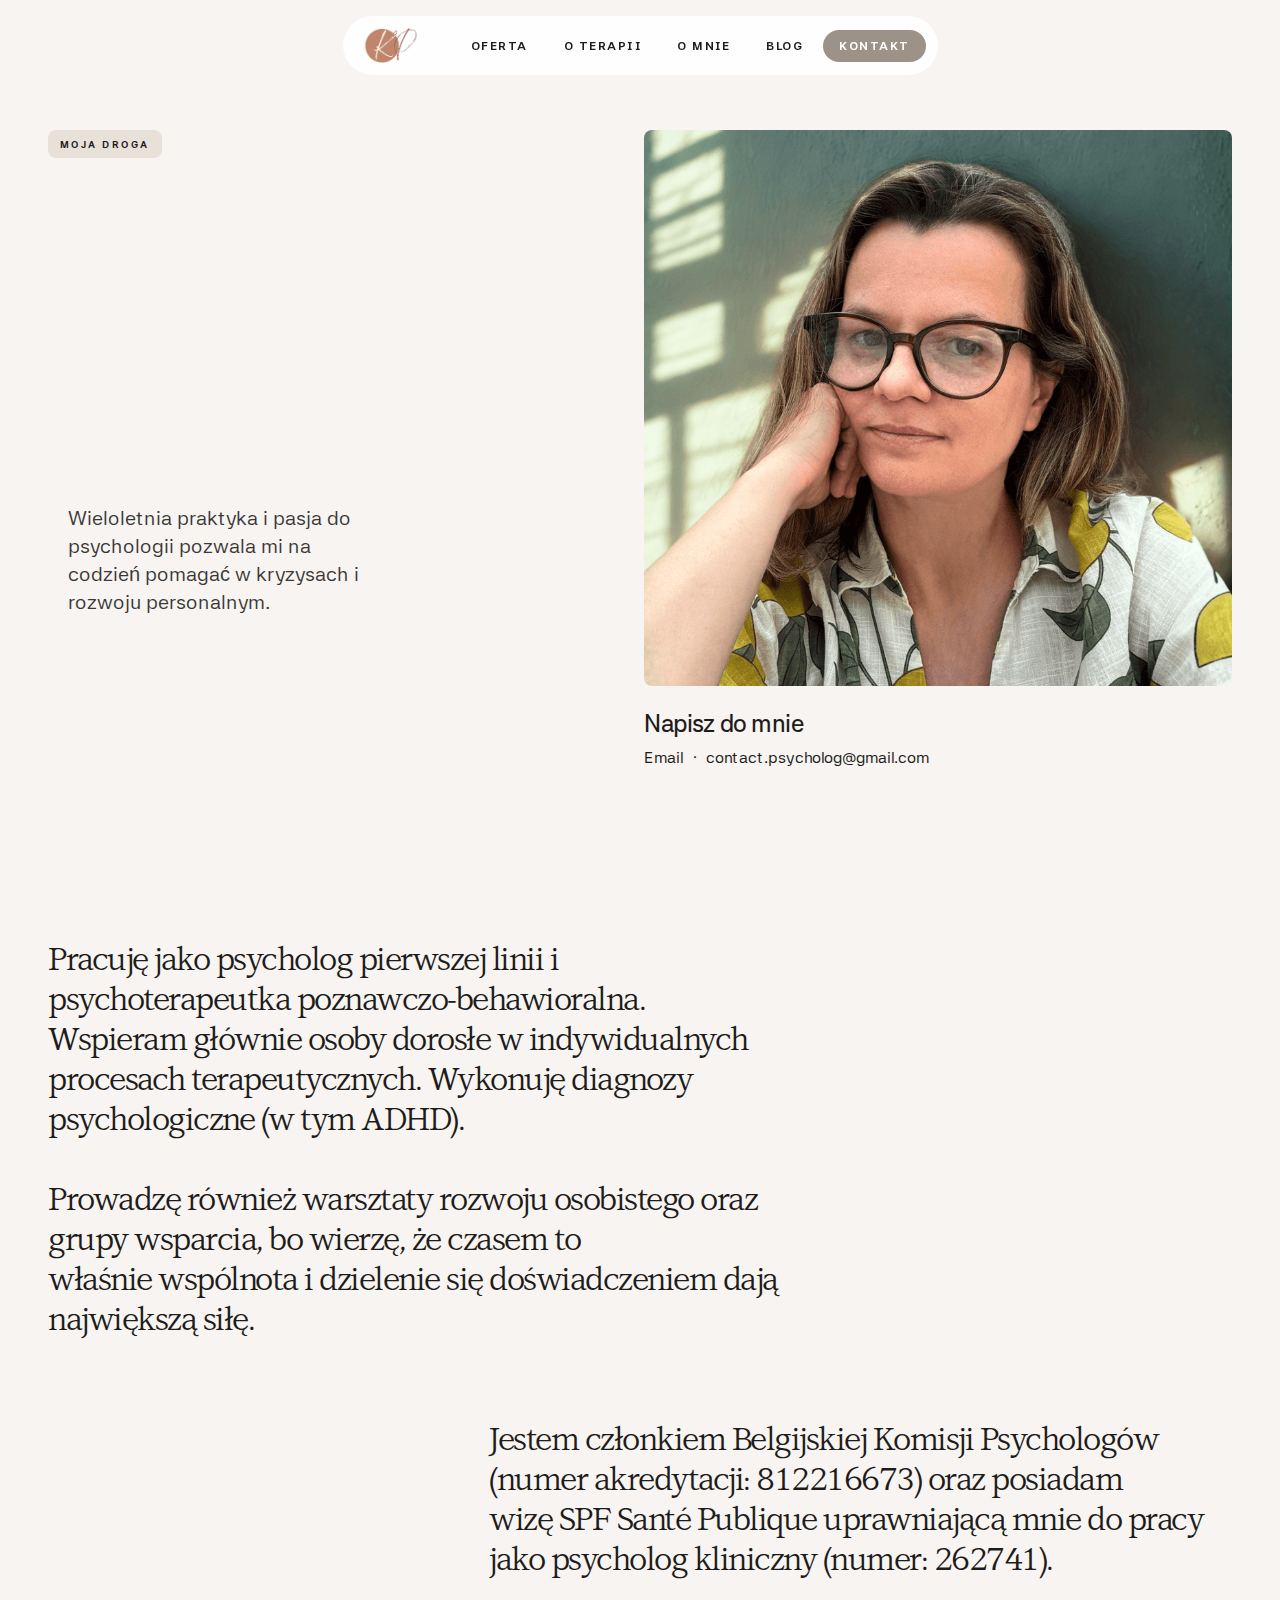
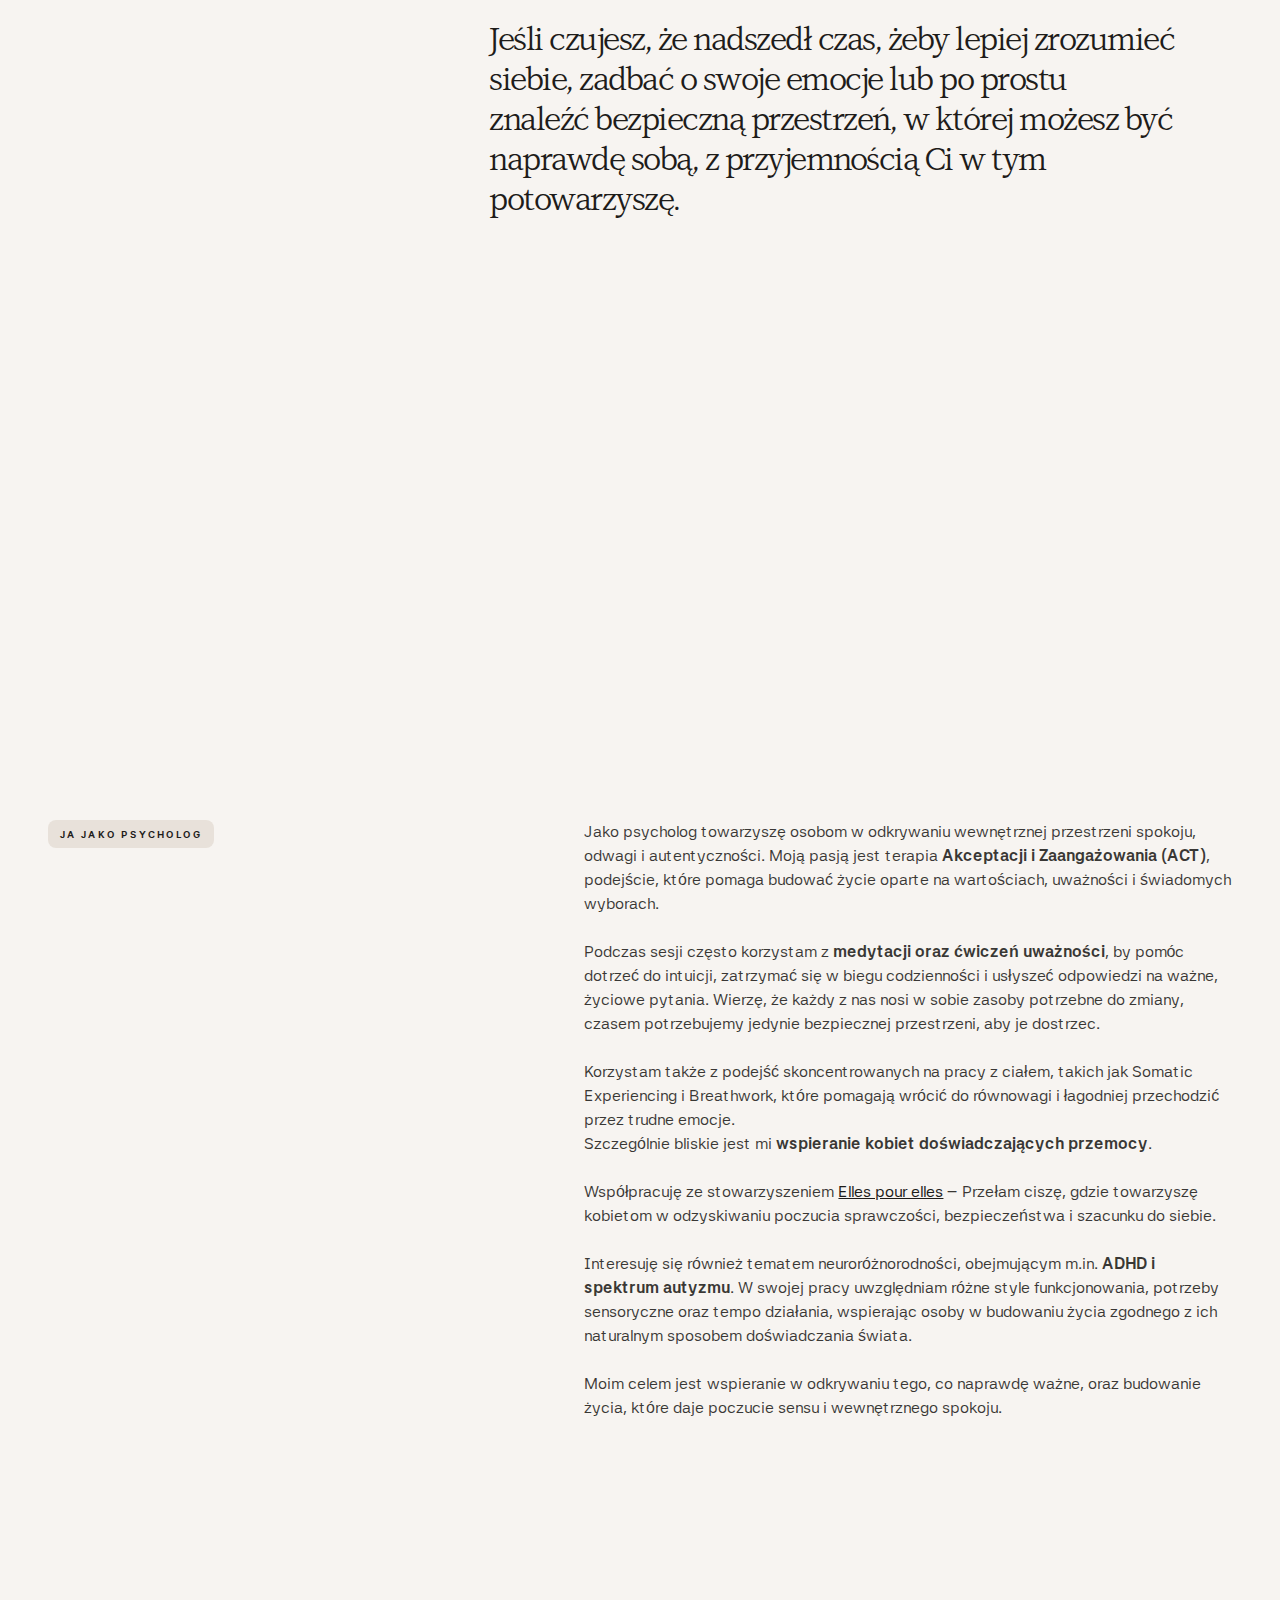
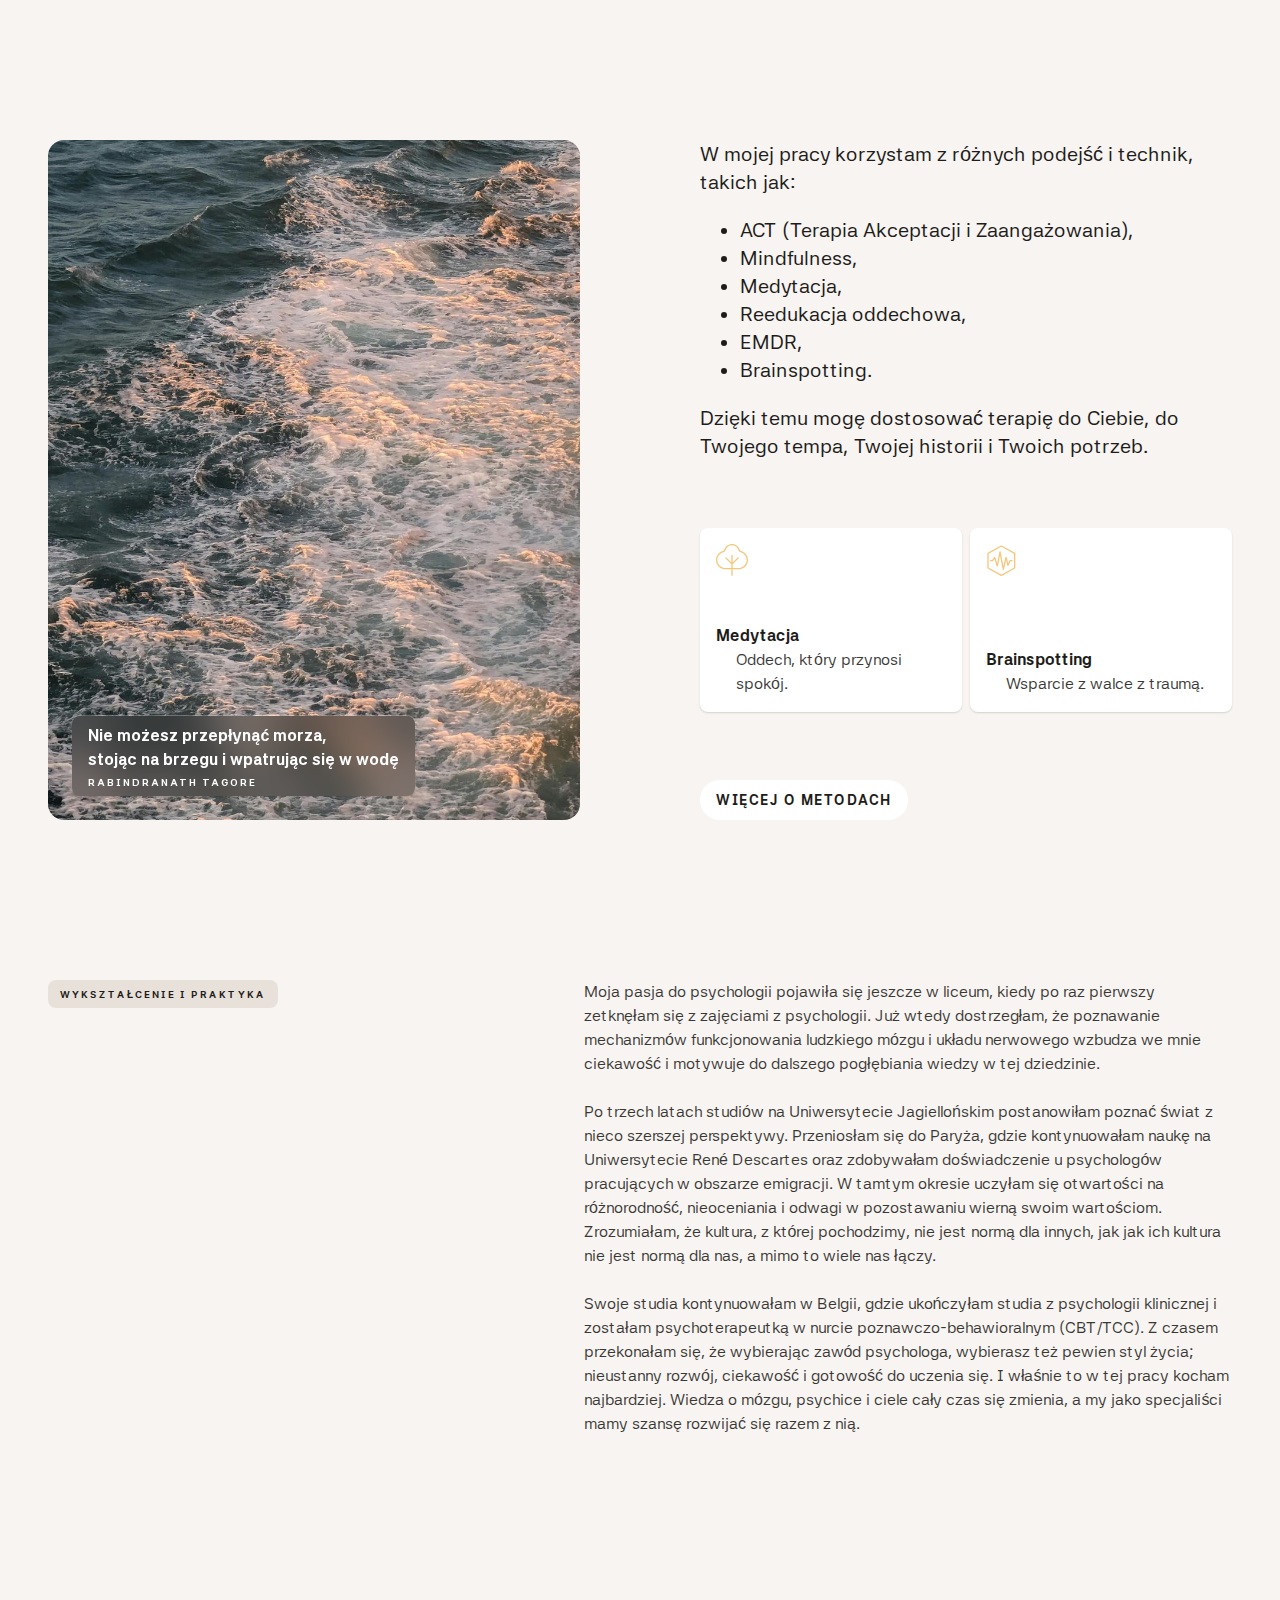
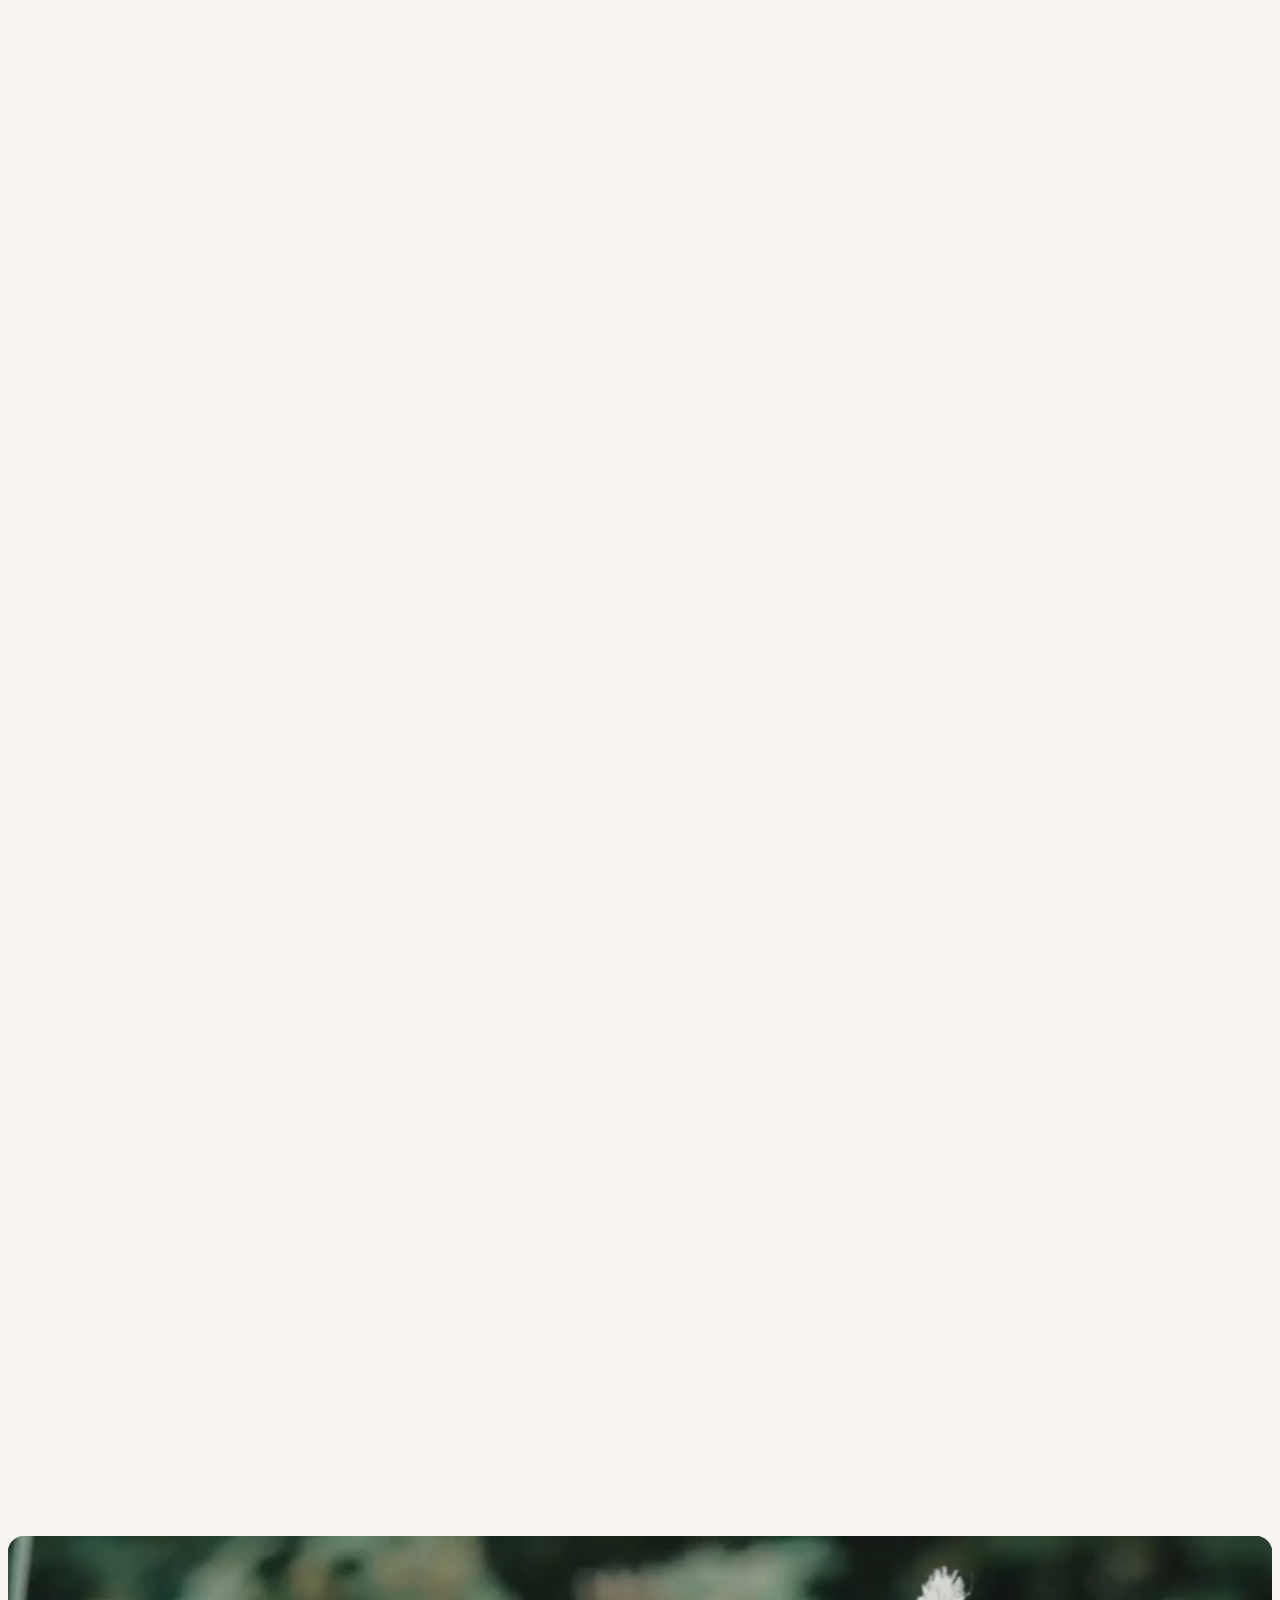
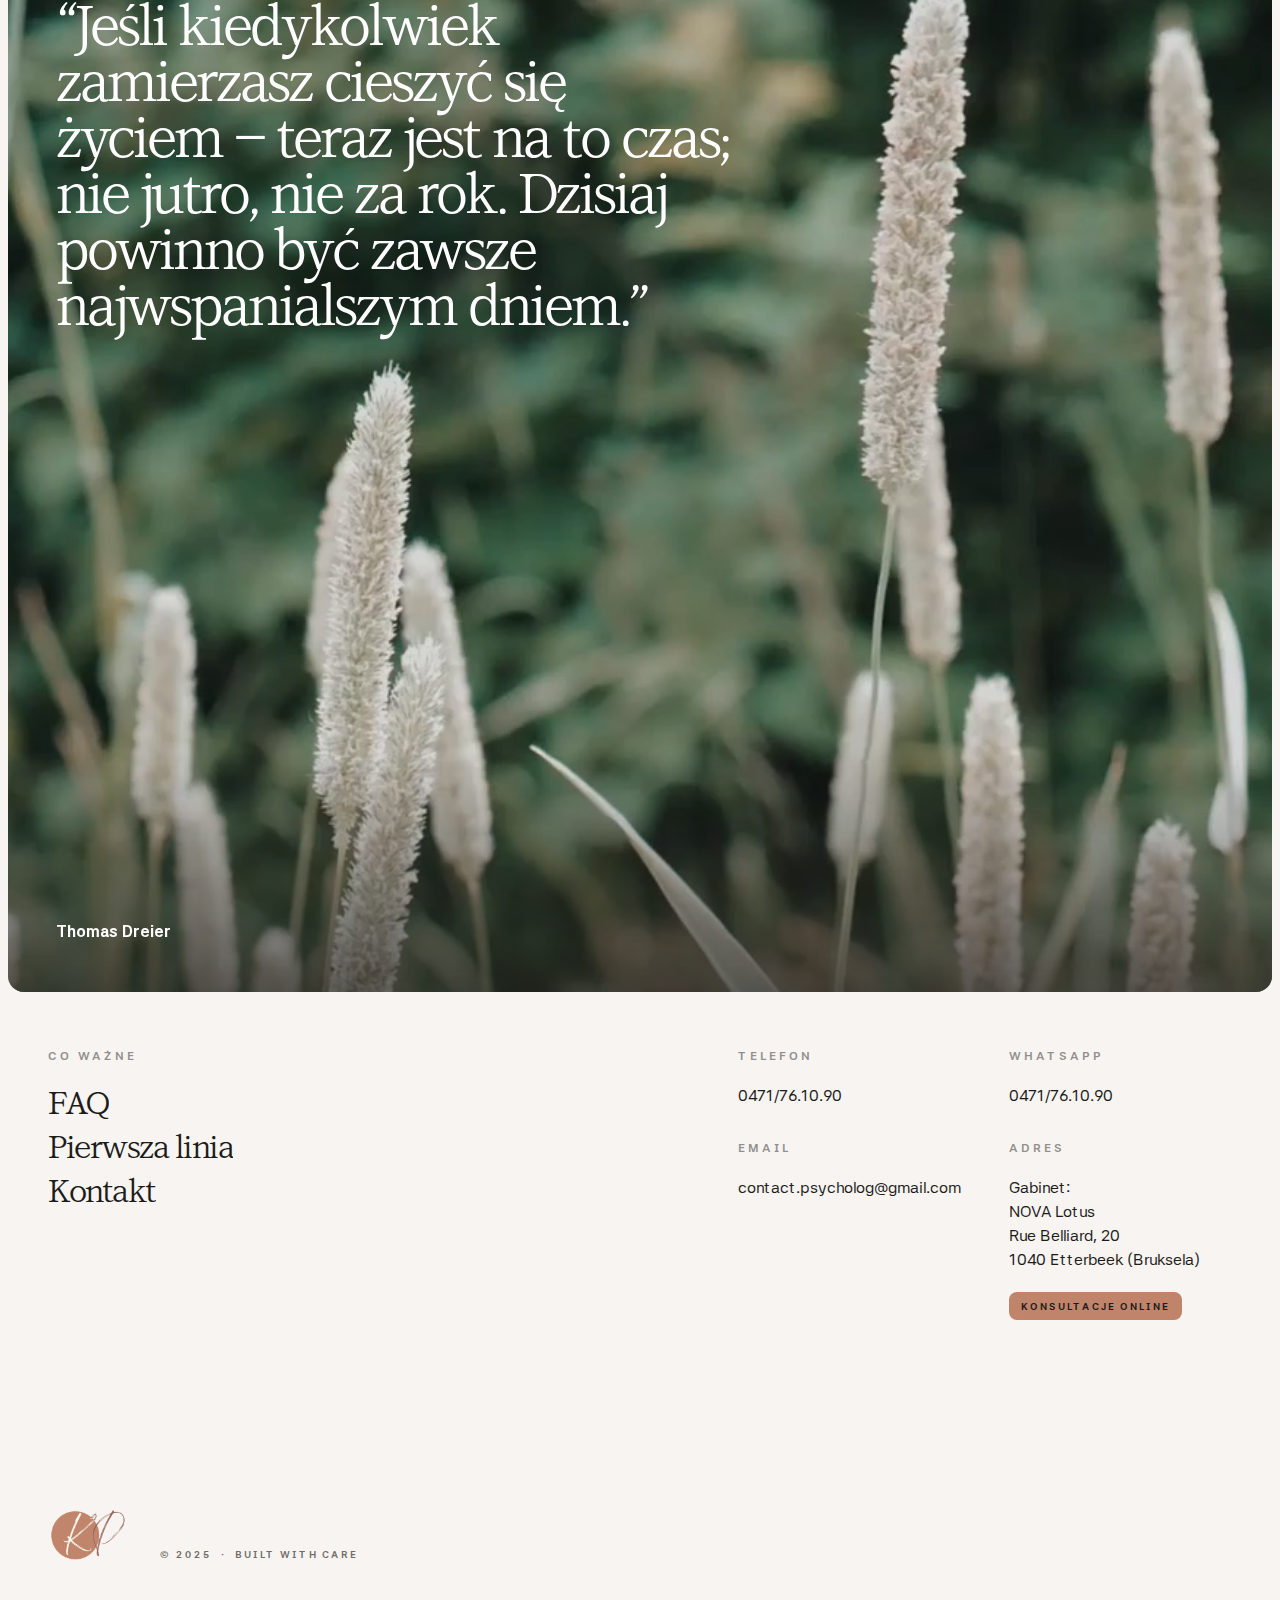
<file: o-mnie.html>
<!DOCTYPE html><!--  This site was created in Webflow. https://webflow.com  --><!--  Last Published: Thu Dec 11 2025 13:37:20 GMT+0000 (Coordinated Universal Time)  -->
<html data-wf-page="692d7348c38037b5eaa4d581" data-wf-site="692d7347c38037b5eaa4d504" lang="pl-PL">
<head>
  <meta charset="utf-8">
  <title>Katarzyna Pietryka | O mnie</title>
  <meta content="Pracuję jako psycholog pierwszej linii i psychoterapeutka poznawczo-behawioralna. Prowadzę również warsztaty rozwoju osobistego oraz grupy wsparcia. Oferuję konsultacje online oraz stacjonarnie w moim gabinecie w Brukseli." name="description">
  <meta content="Katarzyna Pietryka | O mnie" property="og:title">
  <meta content="Pracuję jako psycholog pierwszej linii i psychoterapeutka poznawczo-behawioralna. Prowadzę również warsztaty rozwoju osobistego oraz grupy wsparcia. Oferuję konsultacje online oraz stacjonarnie w moim gabinecie w Brukseli." property="og:description">
  <meta content="Katarzyna Pietryka | O mnie" property="twitter:title">
  <meta content="Pracuję jako psycholog pierwszej linii i psychoterapeutka poznawczo-behawioralna. Prowadzę również warsztaty rozwoju osobistego oraz grupy wsparcia. Oferuję konsultacje online oraz stacjonarnie w moim gabinecie w Brukseli." property="twitter:description">
  <meta property="og:type" content="website">
  <meta content="summary_large_image" name="twitter:card">
  <meta content="width=device-width, initial-scale=1" name="viewport">
  <meta content="Webflow" name="generator">
  <link href="css/normalize.css" rel="stylesheet" type="text/css">
  <link href="css/webflow.css" rel="stylesheet" type="text/css">
  <link href="css/katarzynapietryka-com.webflow.css" rel="stylesheet" type="text/css">
  <script type="text/javascript">!function(o,c){var n=c.documentElement,t=" w-mod-";n.className+=t+"js",("ontouchstart"in o||o.DocumentTouch&&c instanceof DocumentTouch)&&(n.className+=t+"touch")}(window,document);</script>
  <link href="images/favicon.png" rel="shortcut icon" type="image/x-icon">
  <link href="images/webclip.png" rel="apple-touch-icon">
  <style>
* {
  -webkit-font-smoothing: antialiased;   /* For WebKit (Safari, Chrome) */
  -moz-osx-font-smoothing: grayscale;    /* For macOS Firefox */
  font-smoothing: antialiased;           /* Non-standard, fallback */
  text-rendering: optimizeLegibility;    /* Improves kerning and ligatures */
}
</style>
</head>
<body>
  <div class="master-navigation">
    <div data-animation="default" data-collapse="medium" data-duration="400" data-easing="ease" data-easing2="ease" role="banner" class="navbar w-nav">
      <div class="nav-wrapper">
        <div class="left-nav">
          <div class="menu-button w-nav-button">
            <div class="nav-menu-button">
              <div class="menu-open">
                <div class="icon-menu w-embed"><svg width="100%" height="100%" viewbox="0 0 157 100" fill="currentColor" xmlns="http://www.w3.org/2000/svg">
                    <g mask="url(#mask0_16041_5949)">
                      <path d="M156.765 85.6094H0.0703125V99.8543H156.765V85.6094Z" fill="currentColor"></path>
                      <path d="M156.765 0.140625H0.0703125V14.3856H156.765V0.140625Z" fill="currentColor"></path>
                      <path d="M156.765 42.875H0.0703125V57.1199H156.765V42.875Z" fill="currentColor"></path>
                    </g>
                  </svg></div>
              </div>
              <div class="menu-close">
                <div class="icon-close w-embed"><svg width="100%" height="100%" viewbox="0 0 100 100" fill="currentColor" xmlns="http://www.w3.org/2000/svg">
                    <path d="M98.5347 91.4605C98.9994 91.9251 99.368 92.4764 99.6194 93.0837C99.8707 93.6904 100 94.341 100 94.9976C100 95.6549 99.8707 96.3056 99.6194 96.9122C99.368 97.5188 98.9994 98.0708 98.5347 98.5354C98.0708 98.9994 97.5188 99.3681 96.9122 99.6194C96.3049 99.8707 95.6549 100 94.9976 100C94.341 100 93.6903 99.8707 93.083 99.6194C92.4764 99.3681 91.9251 98.9994 91.4605 98.5354L50.0001 57.0686L8.53981 98.5354C7.60166 99.4734 6.32926 100 5.00253 100C3.67574 100 2.40336 99.4734 1.4652 98.5354C0.527052 97.5968 0 96.3249 0 94.9976C0 93.671 0.527052 92.3984 1.4652 91.4605L42.9317 50.0001L1.4652 8.53981C0.527052 7.60166 0 6.32926 0 5.00252C0 3.67579 0.527052 2.40335 1.4652 1.4652C2.40336 0.527045 3.67574 0 5.00253 0C6.32926 0 7.60166 0.527045 8.53981 1.4652L50.0001 42.9318L91.4605 1.4652C92.3984 0.527045 93.671 0 94.9976 0C96.3242 0 97.5968 0.527045 98.5347 1.4652C99.4734 2.40335 100 3.67579 100 5.00252C100 6.32926 99.4734 7.60166 98.5347 8.53981L57.0685 50.0001L98.5347 91.4605Z" fill="currentColor"></path>
                  </svg></div>
              </div>
            </div>
          </div>
          <a href="/" class="brand-nav w-nav-brand"><img src="images/KP.png" loading="lazy" alt="" class="nav-logo"></a>
        </div>
        <nav role="navigation" class="nav-menu w-nav-menu">
          <div class="menu-inner-sticky">
            <div class="nav-mobile-menu">
              <a href="/oferta" class="nav-mobile-link w-inline-block">
                <div class="text-h4">Oferta</div>
              </a>
              <a href="/o-terapii" class="nav-mobile-link w-inline-block">
                <div class="text-h4">O terapii</div>
                <div class="offerings-list-mobile">
                  <div class="dropdown-link-nav text-h7">EMDR</div>
                  <div class="dropdown-link-nav text-h7">Brainspotting</div>
                  <div class="dropdown-link-nav text-h7">Medytacja</div>
                  <div class="dropdown-link-nav text-h7">Expressive Breathwork</div>
                  <div class="dropdown-link-nav text-h7">ACT</div>
                  <div class="dropdown-link-nav text-h7">CBT/TCC</div>
                </div>
              </a>
              <a href="/o-mnie" aria-current="page" class="nav-mobile-link w-inline-block w--current">
                <div class="text-h4">O mnie</div>
              </a>
              <a href="/blog" class="nav-mobile-link w-inline-block">
                <div class="text-h4">Blog</div>
              </a>
            </div>
            <div data-w-id="aab947cc-4b08-f4b5-b097-324a30b9d18c" class="nav-link-wrap">
              <a href="/oferta" class="link-fixed-nav w-inline-block">
                <div class="button-text-mask small">
                  <div class="button-text-small _1">Oferta</div>
                  <div class="button-text-small _2">oferta</div>
                </div>
              </a>
            </div>
            <div data-hover="true" data-delay="300" data-w-id="4cfb9b2b-9532-963a-ceb6-f81ad1f09504" class="nav-dropdown w-dropdown">
              <div class="dropdown-toggle-nav w-dropdown-toggle">
                <div data-w-id="f460391d-19b6-1f42-43b0-98d68a307163" class="nav-link-wrap">
                  <a href="/o-terapii" class="link-fixed-nav w-inline-block">
                    <div class="button-text-mask small">
                      <div class="button-text-small _1">O terapii</div>
                      <div class="button-text-small _2">o terapii</div>
                    </div>
                  </a>
                </div>
              </div>
              <nav class="dropdown-list-navigation w-dropdown-list">
                <a href="/o-terapii#metody" class="dropdown-menu-nav w-inline-block">
                  <div class="left-dropdown-menu">
                    <div class="label-small text-dark-48">Metody</div>
                    <div class="list-dropdown-menu">
                      <div class="dropdown-link-nav text-h7">EMDR</div>
                      <div class="dropdown-link-nav text-h7">Brainspotting</div>
                      <div class="dropdown-link-nav text-h7">Medytacja</div>
                      <div class="dropdown-link-nav text-h7">Expressive Breathwork</div>
                      <div class="dropdown-link-nav text-h7">ACT</div>
                      <div class="dropdown-link-nav text-h7">CBT/TCC</div>
                    </div>
                  </div>
                  <div class="cta-dropdown-menu">
                    <div class="content-dropdown-cta">
                      <div class="text-wrap-dropdown-cta">
                        <div class="text-large text-bold">Poczytaj o metodach</div>
                        <div>którymi pracuję</div>
                      </div>
                      <div class="cta-small blur-light">
                        <div class="button-text-mask small">
                          <div class="button-text-small _1">Metody</div>
                          <div class="button-text-small _2">Metody</div>
                        </div>
                        <div class="button-bg blur-light"></div>
                      </div>
                    </div>
                    <div class="overlay-dropdown-cta"></div>
                  </div>
                </a>
              </nav>
            </div>
            <div data-w-id="64d05c77-2322-f25f-df27-655b16f4e25c" class="nav-link-wrap">
              <a href="/o-mnie" aria-current="page" class="link-fixed-nav w-inline-block w--current">
                <div class="button-text-mask small">
                  <div class="button-text-small _1">o mnie</div>
                  <div class="button-text-small _2">o mnie</div>
                </div>
              </a>
            </div>
            <div data-w-id="88965c86-5926-7b8f-2b68-4a66cca4a070" class="nav-link-wrap">
              <a href="/blog" class="link-fixed-nav w-inline-block">
                <div class="button-text-mask small">
                  <div class="button-text-small _1">blog</div>
                  <div class="button-text-small _2">Blog</div>
                </div>
              </a>
            </div>
            <a href="/kontakt" class="link-fixed-nav main w-inline-block">
              <div class="button-text-mask small">
                <div class="button-text-small _1">Kontakt</div>
                <div class="button-text-small _2">Kontakt</div>
              </div>
            </a>
            <div class="cta-nav-menu">
              <div class="content-dropdown-cta">
                <div class="text-wrap-dropdown-cta">
                  <div class="text-large text-bold">Medytacja</div>
                  <div>Sprawdź co możesz osiągnąć dzięki niej</div>
                </div>
                <a href="/o-terapii#metody" class="cta-small blur-light w-inline-block">
                  <div class="button-text-mask small">
                    <div class="button-text-small _1">Metody</div>
                    <div class="button-text-small _2">Metody</div>
                  </div>
                  <div class="button-bg blur-light"></div>
                </a>
              </div>
              <div class="overlay-nav-cta"></div>
            </div>
          </div>
        </nav>
        <div class="nav-mobile-button">
          <a href="/kontakt" class="cta-main w-inline-block">
            <div class="button-text-mask">
              <div class="button-text _1">Kontakt</div>
              <div class="button-text _2">Kontakt</div>
            </div>
            <div class="button-bg"></div>
          </a>
        </div>
      </div>
    </div>
    <div class="nav-blur-bg">
      <div class="overlay-nav-bg"></div>
    </div>
  </div>
  <section class="section about-a-team-section">
    <div class="w-layout-blockcontainer main-container about-margin-top w-container">
      <div class="w-layout-grid about-a-team-thirds">
        <div id="w-node-f7cc02ec-840e-4542-e35d-a099096741dc-eaa4d581" class="headline-about-team">
          <div class="label-master bg-2">
            <div class="label-small">Moja droga</div>
          </div>
          <h1 animate="title" data-w-id="e2fcf068-8899-479d-7601-6405921df964" style="opacity:0;filter:blur(20px)" class="headline-about-a no-margins mobile-styles">Katarzyna Pietryka psycholog, psychoterapeuta</h1>
          <div animate="text" class="text-large text-dark-88">Wieloletnia praktyka i pasja do psychologii pozwala mi na codzień pomagać w kryzysach i rozwoju personalnym.</div>
        </div>
        <div class="card-team-member">
          <div data-w-id="a5633ea6-5b28-6929-951a-722121bcc2fe" class="image-wrap-team"><img src="images/kas-profile.png" loading="lazy" sizes="(max-width: 767px) 100vw, (max-width: 991px) 727.9921875px, 939.9921875px" srcset="images/kas-profile-p-500.png 500w, images/kas-profile-p-800.png 800w, images/kas-profile-p-1080.png 1080w, images/kas-profile.png 1499w" alt="" class="image-cover parallax"></div>
          <div class="text-wrap-team-card">
            <div class="text-h6">Napisz do mnie</div>
            <div class="author-bottom-text">
              <div>Email</div>
              <div>·</div>
              <div>
                <a href="mailto:contact.psycholog@gmail.com?subject=hi" class="link">contact.psycholog@gmail.com</a>
              </div>
            </div>
          </div>
        </div>
      </div>
    </div>
  </section>
  <section class="section about-a-marquee-section">
    <div class="w-layout-blockcontainer main-container w-container">
      <div class="max-width">
        <div class="text-wrap-about-a">
          <div animate="text" class="text-h4">Pracuję jako psycholog pierwszej linii i psychoterapeutka poznawczo-behawioralna.<br>Wspieram głównie osoby dorosłe w indywidualnych procesach terapeutycznych. Wykonuję diagnozy psychologiczne (w tym ADHD).<br>‍<br>Prowadzę również warsztaty rozwoju osobistego oraz grupy wsparcia, bo wierzę, że czasem to<br>właśnie wspólnota i dzielenie się doświadczeniem dają największą siłę.</div>
        </div>
        <div class="text-wrap-about-a left">
          <div animate="text" class="text-h4">Jestem członkiem Belgijskiej Komisji Psychologów (numer akredytacji: 812216673) oraz posiadam<br>wizę SPF Santé Publique uprawniającą mnie do pracy jako psycholog kliniczny (numer: 262741).<br>‍<br>Jeśli czujesz, że nadszedł czas, żeby lepiej zrozumieć siebie, zadbać o swoje emocje lub po prostu<br>znaleźć bezpieczną przestrzeń, w której możesz być naprawdę sobą, z przyjemnością Ci w tym<br>potowarzyszę.</div>
        </div>
      </div>
    </div>
    <div data-w-id="8164cfca-2634-324f-7f4f-b427a53eac40" style="opacity:0" class="marquee-images">
      <div data-w-id="8164cfca-2634-324f-7f4f-b427a53eac41" style="-webkit-transform:translate3d(-100%, 0, 0) scale3d(1, 1, 1) rotateX(0) rotateY(0) rotateZ(0) skew(0, 0);-moz-transform:translate3d(-100%, 0, 0) scale3d(1, 1, 1) rotateX(0) rotateY(0) rotateZ(0) skew(0, 0);-ms-transform:translate3d(-100%, 0, 0) scale3d(1, 1, 1) rotateX(0) rotateY(0) rotateZ(0) skew(0, 0);transform:translate3d(-100%, 0, 0) scale3d(1, 1, 1) rotateX(0) rotateY(0) rotateZ(0) skew(0, 0)" class="marquee-inner-images">
        <div class="single-marquee-images">
          <div data-w-id="46fdd951-e386-f152-8b82-e1e20f780c52" class="marquee-image-item"><img sizes="(max-width: 1920px) 100vw, 1920px" srcset="images/Sunlit-Wildflower-Serenity-p-500.jpeg 500w, images/Sunlit-Wildflower-Serenity-p-800.jpeg 800w, images/Sunlit-Wildflower-Serenity-p-1080.jpeg 1080w, images/Sunlit-Wildflower-Serenity-p-1600.jpeg 1600w, images/Sunlit-Wildflower-Serenity.jpeg 1920w" alt="" src="images/Sunlit-Wildflower-Serenity.jpeg" loading="lazy" class="image-cover parallax"></div>
          <div data-w-id="0e84c992-fee2-978f-3325-6812c3a780db" class="marquee-image-item"><img sizes="(max-width: 1000px) 100vw, 1000px" srcset="images/karuzela-1-p-500.jpg 500w, images/karuzela-1-p-800.jpg 800w, images/karuzela-1.jpg 1000w" alt="" src="images/karuzela-1.jpg" loading="lazy" class="image-cover parallax"></div>
          <div data-w-id="8164cfca-2634-324f-7f4f-b427a53eac45" class="marquee-image-item"><img sizes="(max-width: 1564px) 100vw, 1564px" srcset="images/oferta-4-p-500.jpg 500w, images/oferta-4-p-800.jpg 800w, images/oferta-4-p-1080.jpg 1080w, images/oferta-4.jpg 1564w" alt="" src="images/oferta-4.jpg" loading="lazy" class="image-cover parallax"></div>
          <div data-w-id="cc22849b-658b-182f-5087-2c228b84bea1" class="marquee-image-item"><img sizes="(max-width: 1000px) 100vw, 1000px" srcset="images/karuzela-2-p-500.jpg 500w, images/karuzela-2-p-800.jpg 800w, images/karuzela-2.jpg 1000w" alt="" src="images/karuzela-2.jpg" loading="lazy" class="image-cover parallax"></div>
        </div>
        <div class="single-marquee-images">
          <div data-w-id="220a8e83-366a-69bc-2c03-8cfd8b45ca83" class="marquee-image-item"><img sizes="(max-width: 1920px) 100vw, 1920px" srcset="images/Sunlit-Wildflower-Serenity-p-500.jpeg 500w, images/Sunlit-Wildflower-Serenity-p-800.jpeg 800w, images/Sunlit-Wildflower-Serenity-p-1080.jpeg 1080w, images/Sunlit-Wildflower-Serenity-p-1600.jpeg 1600w, images/Sunlit-Wildflower-Serenity.jpeg 1920w" alt="" src="images/Sunlit-Wildflower-Serenity.jpeg" loading="lazy" class="image-cover parallax"></div>
          <div data-w-id="220a8e83-366a-69bc-2c03-8cfd8b45ca85" class="marquee-image-item"><img sizes="(max-width: 1000px) 100vw, 1000px" srcset="images/karuzela-1-p-500.jpg 500w, images/karuzela-1-p-800.jpg 800w, images/karuzela-1.jpg 1000w" alt="" src="images/karuzela-1.jpg" loading="lazy" class="image-cover parallax"></div>
          <div data-w-id="220a8e83-366a-69bc-2c03-8cfd8b45ca87" class="marquee-image-item"><img sizes="(max-width: 1564px) 100vw, 1564px" srcset="images/oferta-4-p-500.jpg 500w, images/oferta-4-p-800.jpg 800w, images/oferta-4-p-1080.jpg 1080w, images/oferta-4.jpg 1564w" alt="" src="images/oferta-4.jpg" loading="lazy" class="image-cover parallax"></div>
          <div data-w-id="220a8e83-366a-69bc-2c03-8cfd8b45ca89" class="marquee-image-item"><img sizes="(max-width: 1000px) 100vw, 1000px" srcset="images/karuzela-2-p-500.jpg 500w, images/karuzela-2-p-800.jpg 800w, images/karuzela-2.jpg 1000w" alt="" src="images/karuzela-2.jpg" loading="lazy" class="image-cover parallax"></div>
        </div>
        <div class="single-marquee-images">
          <div data-w-id="61c3a08c-72f1-ed7d-643f-c9b990c78a5d" class="marquee-image-item"><img sizes="(max-width: 1920px) 100vw, 1920px" srcset="images/Sunlit-Wildflower-Serenity-p-500.jpeg 500w, images/Sunlit-Wildflower-Serenity-p-800.jpeg 800w, images/Sunlit-Wildflower-Serenity-p-1080.jpeg 1080w, images/Sunlit-Wildflower-Serenity-p-1600.jpeg 1600w, images/Sunlit-Wildflower-Serenity.jpeg 1920w" alt="" src="images/Sunlit-Wildflower-Serenity.jpeg" loading="lazy" class="image-cover parallax"></div>
          <div data-w-id="61c3a08c-72f1-ed7d-643f-c9b990c78a5f" class="marquee-image-item"><img sizes="(max-width: 1000px) 100vw, 1000px" srcset="images/karuzela-1-p-500.jpg 500w, images/karuzela-1-p-800.jpg 800w, images/karuzela-1.jpg 1000w" alt="" src="images/karuzela-1.jpg" loading="lazy" class="image-cover parallax"></div>
          <div data-w-id="61c3a08c-72f1-ed7d-643f-c9b990c78a61" class="marquee-image-item"><img sizes="(max-width: 1564px) 100vw, 1564px" srcset="images/oferta-4-p-500.jpg 500w, images/oferta-4-p-800.jpg 800w, images/oferta-4-p-1080.jpg 1080w, images/oferta-4.jpg 1564w" alt="" src="images/oferta-4.jpg" loading="lazy" class="image-cover parallax"></div>
          <div data-w-id="61c3a08c-72f1-ed7d-643f-c9b990c78a63" class="marquee-image-item"><img sizes="(max-width: 1000px) 100vw, 1000px" srcset="images/karuzela-2-p-500.jpg 500w, images/karuzela-2-p-800.jpg 800w, images/karuzela-2.jpg 1000w" alt="" src="images/karuzela-2.jpg" loading="lazy" class="image-cover parallax"></div>
        </div>
      </div>
    </div>
    <div class="w-layout-blockcontainer main-container w-container">
      <div class="headlne-numbers">
        <div class="left-headline-numbers">
          <div class="label-master bg-2">
            <div class="label-small">ja jako psycholog </div>
          </div>
          <h2 animate="title" data-w-id="12ee5809-0104-ad39-05cc-a55962d597a5" style="opacity:0;filter:blur(20px)" class="no-margins">Kim jestem i jak pracuję</h2>
        </div>
        <div class="right-headline-numbers">
          <div class="text-dark-88">Jako psycholog towarzyszę osobom w odkrywaniu wewnętrznej przestrzeni spokoju, odwagi i autentyczności. Moją pasją jest terapia <strong>Akceptacji i Zaangażowania (ACT)</strong>, podejście, które pomaga budować życie oparte na wartościach, uważności i świadomych wyborach.<br>‍<br>Podczas sesji często korzystam z <strong>medytacji oraz ćwiczeń uważności</strong>, by pomóc dotrzeć do intuicji, zatrzymać się w biegu codzienności i usłyszeć odpowiedzi na ważne, życiowe pytania. Wierzę, że każdy z nas nosi w sobie zasoby potrzebne do zmiany, czasem potrzebujemy jedynie bezpiecznej przestrzeni, aby je dostrzec.<br><br>Korzystam także z podejść skoncentrowanych na pracy z ciałem, takich jak Somatic Experiencing i Breathwork, które pomagają wrócić do równowagi i łagodniej przechodzić przez trudne emocje.<br>Szczególnie bliskie jest mi <strong>wspieranie kobiet doświadczających przemocy</strong>. <br><br>Współpracuję ze stowarzyszeniem <a href="https://ellespourelles.be/" target="_blank" class="link link-underline">Elles pour elles</a> – Przełam ciszę, gdzie towarzyszę kobietom w odzyskiwaniu poczucia sprawczości, bezpieczeństwa i szacunku do siebie.<br><br>Interesuję się również tematem neuroróżnorodności, obejmującym m.in. <strong>ADHD i spektrum autyzmu</strong>. W swojej pracy uwzględniam różne style funkcjonowania, potrzeby sensoryczne oraz tempo działania, wspierając osoby w budowaniu życia zgodnego z ich naturalnym sposobem doświadczania świata.<br>‍<br>Moim celem jest wspieranie w odkrywaniu tego, co naprawdę ważne, oraz budowanie życia, które daje poczucie sensu i wewnętrznego spokoju. </div>
        </div>
      </div>
    </div>
  </section>
  <section class="section">
    <div class="w-layout-blockcontainer main-container w-container">
      <div class="w-layout-grid about-a-story-halves">
        <div data-w-id="7a12e63d-de33-7eb8-9444-8c4d9876fa8d" class="image-wrap-story-about-a"><img src="images/o-mnie-2.jpg" loading="lazy" sizes="(max-width: 767px) 100vw, (max-width: 991px) 727.9921875px, 939.9921875px" srcset="images/o-mnie-2-p-500.jpg 500w, images/o-mnie-2-p-800.jpg 800w, images/o-mnie-2-p-1080.jpg 1080w, images/o-mnie-2-p-1600.jpg 1600w, images/o-mnie-2.jpg 2000w" alt="" class="image-cover parallax">
          <div class="author-wrap-about-story">
            <div class="text-bold">Nie możesz przepłynąć morza, <br>stojąc na brzegu i wpatrując się w wodę</div>
            <div class="label-small">Rabindranath Tagore</div>
          </div>
        </div>
        <div class="right-story-about-a">
          <div>
            <div class="text-large">W mojej pracy korzystam z różnych podejść i technik, <br>takich jak:</div>
            <ul role="list" class="text-large spacing">
              <li>ACT (Terapia Akceptacji i Zaangażowania),</li>
              <li>Mindfulness,</li>
              <li>Medytacja,</li>
              <li>Reedukacja oddechowa,</li>
              <li>EMDR,</li>
              <li>Brainspotting.</li>
            </ul>
            <div class="text-large">Dzięki temu mogę dostosować terapię do Ciebie, do Twojego tempa, Twojej historii i Twoich potrzeb.</div>
          </div>
          <div class="w-layout-grid story-info-halves">
            <div class="story-info-tile">
              <div class="icon-story w-embed"><svg xmlns="http://www.w3.org/2000/svg" width="100%" height="100%" viewbox="0 0 32 32" fill="none">
                  <path d="M25.0414 6.98267C24.3587 6.80267 23.8454 6.30667 23.632 5.62133C22.5854 2.26 19.5174 0 15.996 0C12.4747 0 9.40805 2.26 8.36138 5.62267C8.14805 6.308 7.63472 6.804 6.95205 6.984C2.41738 8.17467 -0.535951 12.596 0.081382 17.2693C0.616049 21.3173 3.80138 24.584 7.82538 25.216C8.32805 25.2947 8.83472 25.3347 9.33072 25.3347H15.3307V31.3347C15.3307 31.7027 15.6294 32.0013 15.9974 32.0013C16.3654 32.0013 16.664 31.7027 16.664 31.3347V25.3347H22.6641C23.1601 25.3347 23.6667 25.2947 24.1694 25.216C28.1934 24.584 31.3774 21.3173 31.9134 17.2693C32.5307 12.596 29.5774 8.17467 25.0414 6.98267ZM30.592 17.0947C30.1414 20.5067 27.3534 23.3667 23.9641 23.8987C23.5281 23.9667 23.0921 24.0013 22.6641 24.0013H16.664V20.2773L22.4694 14.472C22.7294 14.212 22.7294 13.7893 22.4694 13.5293C22.2094 13.2693 21.7867 13.2693 21.5267 13.5293L16.6654 18.3907V11.3333C16.6654 10.9653 16.3667 10.6667 15.9987 10.6667C15.6307 10.6667 15.332 10.9653 15.332 11.3333V18.3907L10.4707 13.5293C10.2107 13.2693 9.78805 13.2693 9.52805 13.5293C9.26805 13.7893 9.26805 14.212 9.52805 14.472L15.3334 20.2773V24.0013H9.33072C8.90405 24.0013 8.46672 23.9667 8.03205 23.8987C4.64272 23.368 1.85472 20.5067 1.40272 17.0947C0.873382 13.0853 3.40405 9.292 7.29205 8.272C8.41205 7.97733 9.28938 7.13467 9.63605 6.01867C10.5067 3.21733 13.064 1.33467 15.9974 1.33467C18.9307 1.33467 21.4881 3.21733 22.3587 6.01867C22.7054 7.136 23.5814 7.97867 24.7027 8.272C28.5894 9.29333 31.1201 13.0853 30.592 17.0947Z" fill="currentColor"></path>
                </svg></div>
              <div class="text-wrap-about-story">
                <div class="text-bold">Medytacja</div>
                <div class="text-dark-88">Oddech, który przynosi spokój. </div>
              </div>
            </div>
            <div class="story-info-tile">
              <div class="icon-story w-embed"><svg xmlns="http://www.w3.org/2000/svg" width="100%" height="100%" viewbox="0 0 24 24" fill="currentColor">
                  <g fill="none" stroke="currentColor" stroke-linecap="round" stroke-linejoin="round" stroke-miterlimit="10">
                    <path d="M3.5 12.5H5L6.5 10l2 6.5l2-10.5L13 19l2-9l1.5 6l1.5-3.5h1.5"></path>
                    <path d="m21.5 18l-10 5.5l-10-5.5V7l10-5.5l10 5.5z"></path>
                  </g>
                </svg></div>
              <div class="text-wrap-about-story">
                <div class="text-bold"><strong>Brainspotting</strong></div>
                <div class="text-dark-88">Wsparcie z walce z traumą.</div>
              </div>
            </div>
          </div>
          <a href="/o-terapii#metody" data-wf--cta-main--variant="light" class="cta-main w-variant-2e8ddc6f-d353-888a-d0b0-71d6a7c69162 w-inline-block">
            <div button-text="" class="button-text-mask">
              <div class="button-text _1">Więcej o metodach</div>
              <div class="button-text _2">Więcej o metodach</div>
            </div>
            <div button-bg="" class="button-bg w-variant-2e8ddc6f-d353-888a-d0b0-71d6a7c69162"></div>
          </a>
        </div>
      </div>
    </div>
  </section>
  <section class="section about-number-section">
    <div class="w-layout-blockcontainer main-container w-container">
      <div class="headlne-numbers">
        <div class="left-headline-numbers">
          <div class="label-master bg-2">
            <div class="label-small">Wykształcenie i praktyka</div>
          </div>
          <h2 animate="title" data-w-id="56a5dfbb-2123-65e6-b6cd-512595c03760" style="opacity:0;filter:blur(20px)" class="no-margins">Gdzie teoria spotyka się z praktyką</h2>
        </div>
        <div class="right-headline-numbers">
          <div class="text-dark-88">Moja pasja do psychologii pojawiła się jeszcze w liceum, kiedy po raz pierwszy zetknęłam się z zajęciami z psychologii. Już wtedy dostrzegłam, że poznawanie mechanizmów funkcjonowania ludzkiego mózgu i układu nerwowego wzbudza we mnie ciekawość i motywuje do dalszego pogłębiania wiedzy w tej dziedzinie.<br>‍<br>Po trzech latach studiów na Uniwersytecie Jagiellońskim postanowiłam poznać świat z nieco szerszej perspektywy. Przeniosłam się do Paryża, gdzie kontynuowałam naukę na Uniwersytecie René Descartes oraz zdobywałam doświadczenie u psychologów pracujących w obszarze emigracji. W tamtym okresie uczyłam się otwartości na różnorodność, nieoceniania i odwagi w pozostawaniu wierną swoim wartościom. Zrozumiałam, że kultura, z której pochodzimy, nie jest normą dla innych, jak jak ich kultura nie jest normą dla nas, a mimo to wiele nas łączy.<br>‍<br>Swoje studia kontynuowałam w Belgii, gdzie ukończyłam studia z psychologii klinicznej i zostałam psychoterapeutką w nurcie poznawczo-behawioralnym (CBT/TCC). Z czasem przekonałam się, że wybierając zawód psychologa, wybierasz też pewien styl życia; nieustanny rozwój, ciekawość i gotowość do uczenia się. I właśnie to w tej pracy kocham najbardziej. Wiedza o mózgu, psychice i ciele cały czas się zmienia, a my jako specjaliści mamy szansę rozwijać się razem z nią.</div>
        </div>
      </div>
      <div class="about-number-list">
        <div data-w-id="56a5dfbb-2123-65e6-b6cd-512595c03769" style="opacity:0" class="about-number-tile">
          <div id="w-node-_56a5dfbb-2123-65e6-b6cd-512595c0376a-eaa4d581" class="label text-accent-5">Wykształcenie uniwersyteckie</div>
          <div class="text-dark-88">• Psychologia - studia magisterskie, <strong>Université de Mons</strong><br>• Psychologia kliniczna - studia magisterskie, <strong>Université Paris Descartes</strong><br>• Psychologia - <strong>Uniwersytet Jagielloński</strong><br><br>• Certyfikat Belgijskiego Towarzystwa Terapii Poznawczej i Behawioralnej - <strong>Université de Mons</strong><br>• Psychosomatyka i somatopsychologia - <strong>SWPS Warszawa</strong><br>• Kryzys i interwencje kryzysowe - <strong>SWPS Wrocław</strong><br>• Certyfikat „Pomoc osobom w kryzysie &amp;amp; interwencja kryzysowa grupy” - International Critical Incident Stress Foundation, <strong>University of Maryland</strong></div>
        </div>
        <div data-w-id="56a5dfbb-2123-65e6-b6cd-512595c0376e" style="opacity:0" class="about-number-tile">
          <div id="w-node-_56a5dfbb-2123-65e6-b6cd-512595c0376f-eaa4d581" class="label text-accent-5">Długotrwałe szkolenia</div>
          <div class="text-dark-88">• Studium Przeciwdziałania Przemocy w Rodzinie - Niebieska Linia, Warszawa<br>• Terapia EMDR - Integrativa, Zottegem<br>• Therapy Breathwork, reedukacja oddechowa - Sandra Osipiuk, Warszawa<br>• Diagnoza ADHD i spektrum autyzmu u dorosłych oraz najczęstsze wyzwania -Akademia Różnorodności, Warszawa<br>• Brainspotting Faza 1 - Monika Gos, Warszawa</div>
        </div>
        <div data-w-id="56a5dfbb-2123-65e6-b6cd-512595c03773" style="opacity:0" class="about-number-tile">
          <div id="w-node-_56a5dfbb-2123-65e6-b6cd-512595c03774-eaa4d581" class="label text-accent-5">Liczne <strong>krótkie szkolenia</strong></div>
          <div class="text-dark-88">Liczne szkolenia, m.in.: <br>• Terapia poznawczo-behawioralna bezsenności - Narodowa Fundacja Snu<br>• Wypalenie rodzicielskie - Isabelle Roskam<br>• Zarządzanie stresem - S. Baert<br>• Interwencje psychologiczne wspomagające budowanie poczucia własnej wartości i pewności siebie u dzieci - S. Deplus &amp; Ch. Busana<br>• Techniki pracy z emocjami u dzieci - S. Deplus &amp; Ch. Busana<br>• Metody oswajania lęków u dzieci - V. Anciaux &amp; S. de Schaetzen ośmiotygodniowy program MBCT (Mindfulness-Based Cognitive Therapy)<br>• Ciało. Relacje. Zdrowienie. Kurs terapii traumy oparty o neurobiologię interpersonalną - Sabina Sadecka<br>• Psychothérapie Sensorimotrice. Introduction - Raphaël Gazon</div>
        </div>
        <div data-w-id="56a5dfbb-2123-65e6-b6cd-512595c03778" style="opacity:0" class="about-number-tile">
          <div id="w-node-_56a5dfbb-2123-65e6-b6cd-512595c03779-eaa4d581" class="label text-accent-5">Doświadczenie zawodowe</div>
          <div class="text-dark-88">• Szpital CDNG w Gosselies: Oddział Pediatryczny, Dziecięce Pogotowie Ratunkowe, Oddział Położniczy, Oddział Pomocy Psychologicznej dla dzieci i dorosłych &quot;Unité 0-18+&quot;<br>• CentEmergences (Etterbeek)<br>​<br>Praktyki:<br>• Trzyletnie praktyki w Szpitalu Psychiatrycznym C.H.U., Charleroi (Oddział Ostrych<br>Zaburzeń Psychotycznych, Oddział Rehabilitacji Psychiatrycznej, Oddział Dzienny<br>Terapii Poznawczo-Behawioralnej: zaburzenia lękowe (fobie, ataki paniki) i<br>zaburzenia nastroju (choroba dwubiegunowa, depresja) oraz Dzienny Oddział<br>Diagnostyki;<br>• &quot;Les 4 saisons&quot; Péruwelz (ośrodek stacjonarny dla dorosłych cierpiących na<br>autyzm);<br>• &quot;Le Courtil&quot; Leers-Nord (ośrodek pobytu dla dzieci i młodzieży (zaburzenia<br>psychotyczne, autyzm, zaburzenia zachowania); <br>• Centrum Minkowska, Paryż (ośrodek pomocy psychologicznej dla uchodźców i<br>imigrantów); <br>• RASED, Paryż (ośrodek pomocy psychologicznej dla rodzin i dzieci obcego<br>pochodzenia);<br>• Szpital Specjalistyczny Babińskiego, ( Oddział Psychiatryczny), Krakow;</div>
        </div>
      </div>
    </div>
  </section>
  <section class="section video-story-section">
    <div data-poster-url="videos/8543771-hd_1920_1080_25fps_poster.0000000.jpg" data-video-urls="videos/8543771-hd_1920_1080_25fps_mp4.mp4,videos/8543771-hd_1920_1080_25fps_webm.webm" data-autoplay="true" data-loop="true" data-wf-ignore="true" class="video-story w-background-video w-background-video-atom"><video id="a006b25e-9224-e919-222d-4af03dee6c4e-video" autoplay="" loop="" style="background-image:url(&quot;videos/8543771-hd_1920_1080_25fps_poster.0000000.jpg&quot;)" muted="" playsinline="" data-wf-ignore="true" data-object-fit="cover">
        <source src="videos/8543771-hd_1920_1080_25fps_mp4.mp4" data-wf-ignore="true">
        <source src="videos/8543771-hd_1920_1080_25fps_webm.webm" data-wf-ignore="true">
      </video>
      <div class="w-layout-blockcontainer main-container w-container">
        <div class="master-story-video-content">
          <div class="text-wrap-story-video">
            <h2 animate="title" data-w-id="a006b25e-9224-e919-222d-4af03dee6c52" class="no-margins">“Jeśli kiedykolwiek zamierzasz cieszyć się życiem – teraz jest na to czas; nie jutro, nie za rok. Dzisiaj powinno być zawsze najwspanialszym dniem.”</h2>
          </div>
          <div class="author-wrap-story-video">
            <div class="text-bold">Thomas Dreier</div>
          </div>
        </div>
      </div>
      <div class="overlay-story-bottom"></div>
      <div class="overlay-dark-16"></div>
    </div>
  </section>
  <section class="footer">
    <div class="w-layout-blockcontainer main-container w-container">
      <div class="w-layout-grid footer-halves">
        <div id="w-node-_6c6719f6-ac3b-fee1-6a35-bdb5f72f6eb3-d0446e59" class="left-footer">
          <div class="wrap-column-footer">
            <div class="label text-dark-48">co Ważne</div>
            <div class="link-list-footer">
              <a href="/o-terapii#faq" class="link-footer-large w-inline-block">
                <div class="text-footer-link _1">FAQ</div>
                <div class="text-footer-link _2">FAQ</div>
              </a>
              <a href="/#FirstLineHelp" class="link-footer-large w-inline-block">
                <div class="text-footer-link _1">Pierwsza linia</div>
                <div class="text-footer-link _2">Pierwsza linia</div>
              </a>
              <a href="/kontakt" class="link-footer-large w-inline-block">
                <div class="text-footer-link _1">Kontakt</div>
                <div class="text-footer-link _2">Kontakt</div>
              </a>
            </div>
          </div>
        </div>
        <div id="w-node-_6c6719f6-ac3b-fee1-6a35-bdb5f72f6f06-d0446e59" class="right-footer">
          <div class="w-layout-grid grid-footer-info">
            <div class="info-block-footer">
              <div class="label text-dark-48">telefon</div>
              <div>
                <a href="tel:+6281234768291" class="text-dark"><span>0471/76.10.90</span></a><br>
              </div>
            </div>
            <div class="info-block-footer">
              <div class="label text-dark-48">WhatsApp</div>
              <div class="text-dark">
                <a href="tel:+6281234768291" class="text-dark">0471/76.10.90</a>
              </div>
            </div>
            <div class="info-block-footer">
              <div class="label text-dark-48">Email</div>
              <div>
                <a href="mailto:contact.psycholog@gmail.com?subject=hi" class="link">contact.psycholog@gmail.com</a>
              </div>
            </div>
            <div class="info-block-footer">
              <div class="label text-dark-48">Adres</div>
              <div>Gabinet:<br>NOVA Lotus<br>Rue Belliard, 20<br>1040 Etterbeek (Bruksela)<br></div>
              <div class="label-master accent-1">
                <div class="label-small">Konsultacje online</div>
              </div>
            </div>
          </div>
        </div>
      </div>
      <div class="footer-bottom-tile">
        <div class="left-bottom-footer">
          <a href="/" class="brand-footer w-inline-block"><img loading="lazy" src="images/KP.png" alt="" class="logo-footer"></a>
          <div class="footer-bottom-left">
            <div class="label-small text-dark-64">© 2025</div>
            <div class="label-small text-dark-64">·</div>
            <div class="label-small text-dark-64">Built with care</div>
          </div>
        </div>
        <div class="right-bottom-footer hide">
          <a href="legal" class="label-small text-dark-64">Terms</a>
          <div class="label-small text-dark-64">·</div>
          <a href="template/style-guide" class="label-small text-dark-64">Style Guide</a>
          <div class="label-small text-dark-64">·</div>
          <a href="template/licenses" class="label-small text-dark-64">Licenses</a>
          <div class="label-small text-dark-64">·</div>
          <a href="template/changelog" class="label-small text-dark-64">Changelog</a>
        </div>
      </div>
    </div>
  </section>
  <script src="https://d3e54v103j8qbb.cloudfront.net/js/jquery-3.5.1.min.dc5e7f18c8.js?site=692d7347c38037b5eaa4d504" type="text/javascript" integrity="sha256-9/aliU8dGd2tb6OSsuzixeV4y/faTqgFtohetphbbj0=" crossorigin="anonymous"></script>
  <script src="js/webflow.js" type="text/javascript"></script>
  <script src="https://cdn.prod.website-files.com/gsap/3.13.0/gsap.min.js" type="text/javascript"></script>
  <script src="https://cdn.prod.website-files.com/gsap/3.13.0/Flip.min.js" type="text/javascript"></script>
  <script src="https://cdn.prod.website-files.com/gsap/3.13.0/ScrollTrigger.min.js" type="text/javascript"></script>
  <script src="https://cdn.prod.website-files.com/gsap/3.13.0/ScrollToPlugin.min.js" type="text/javascript"></script>
  <script type="text/javascript">gsap.registerPlugin(Flip,ScrollTrigger,ScrollToPlugin);</script>
</body>
</html>
</file>
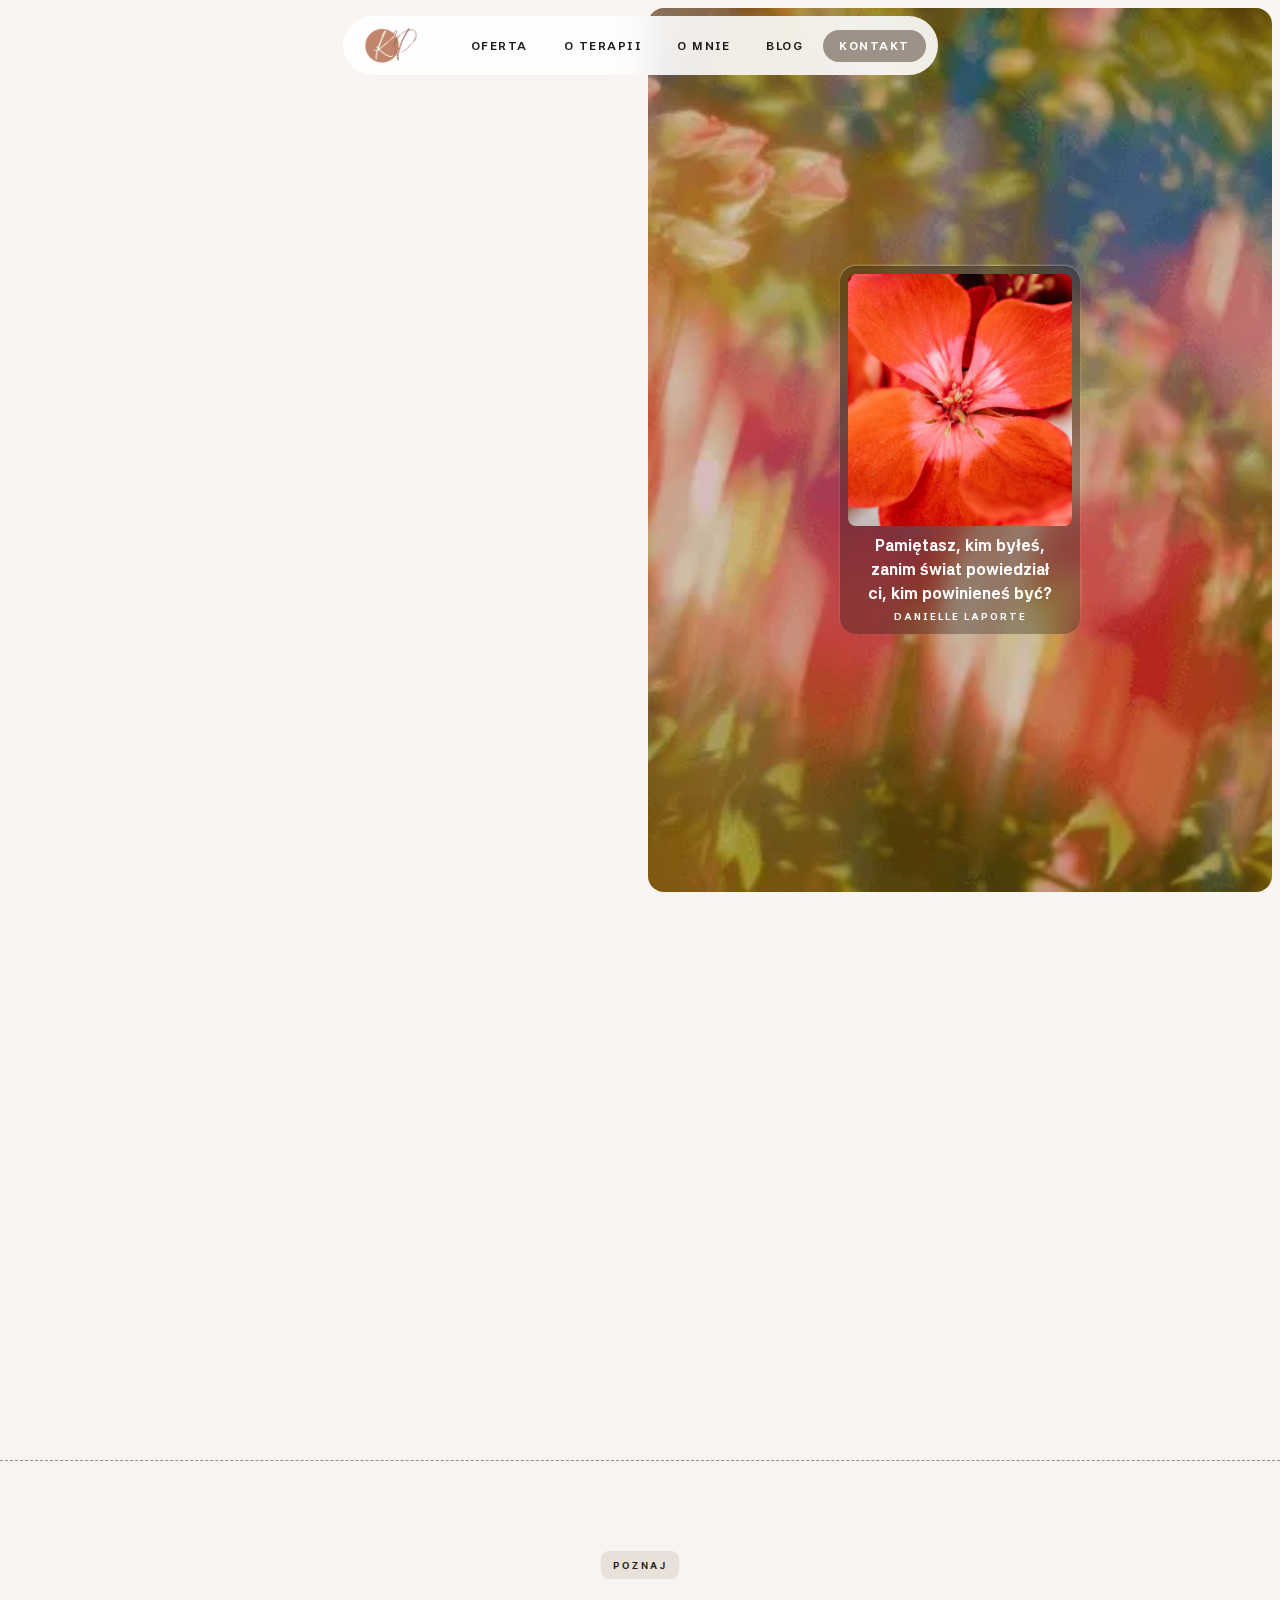
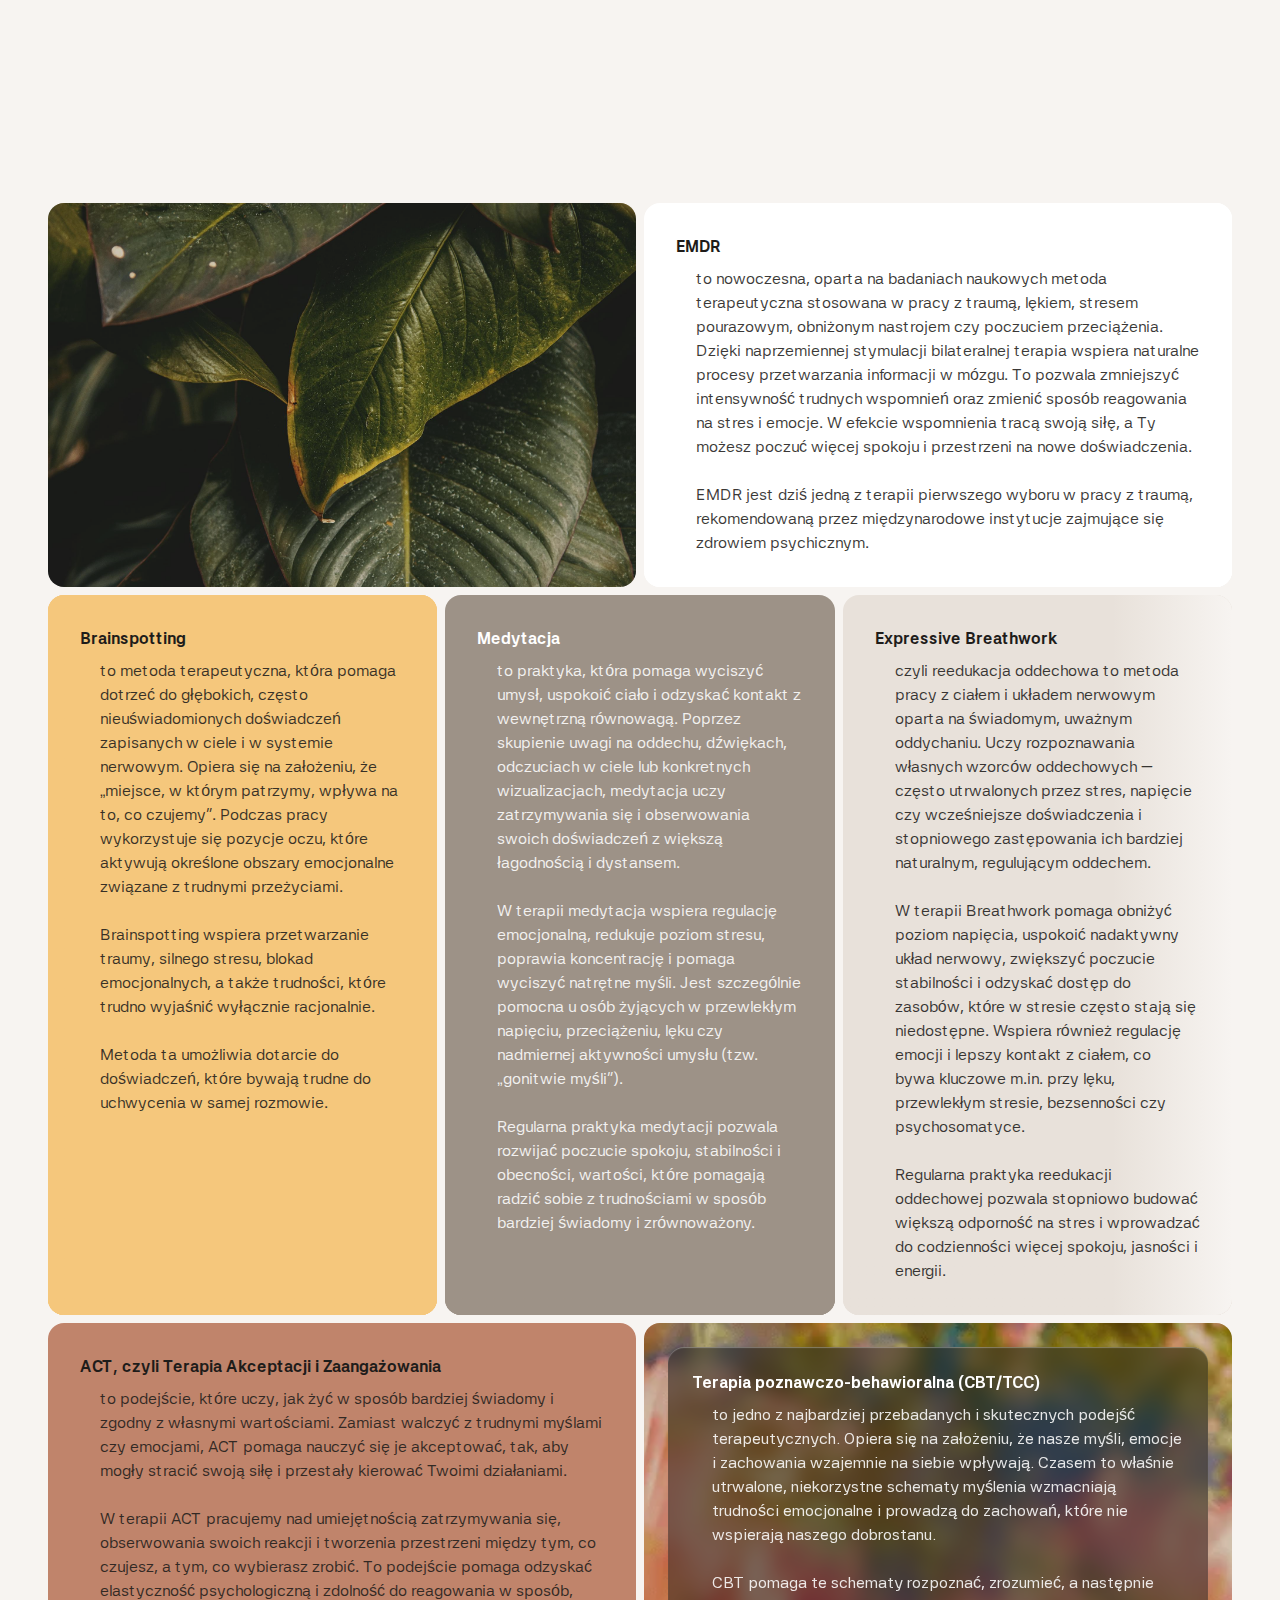
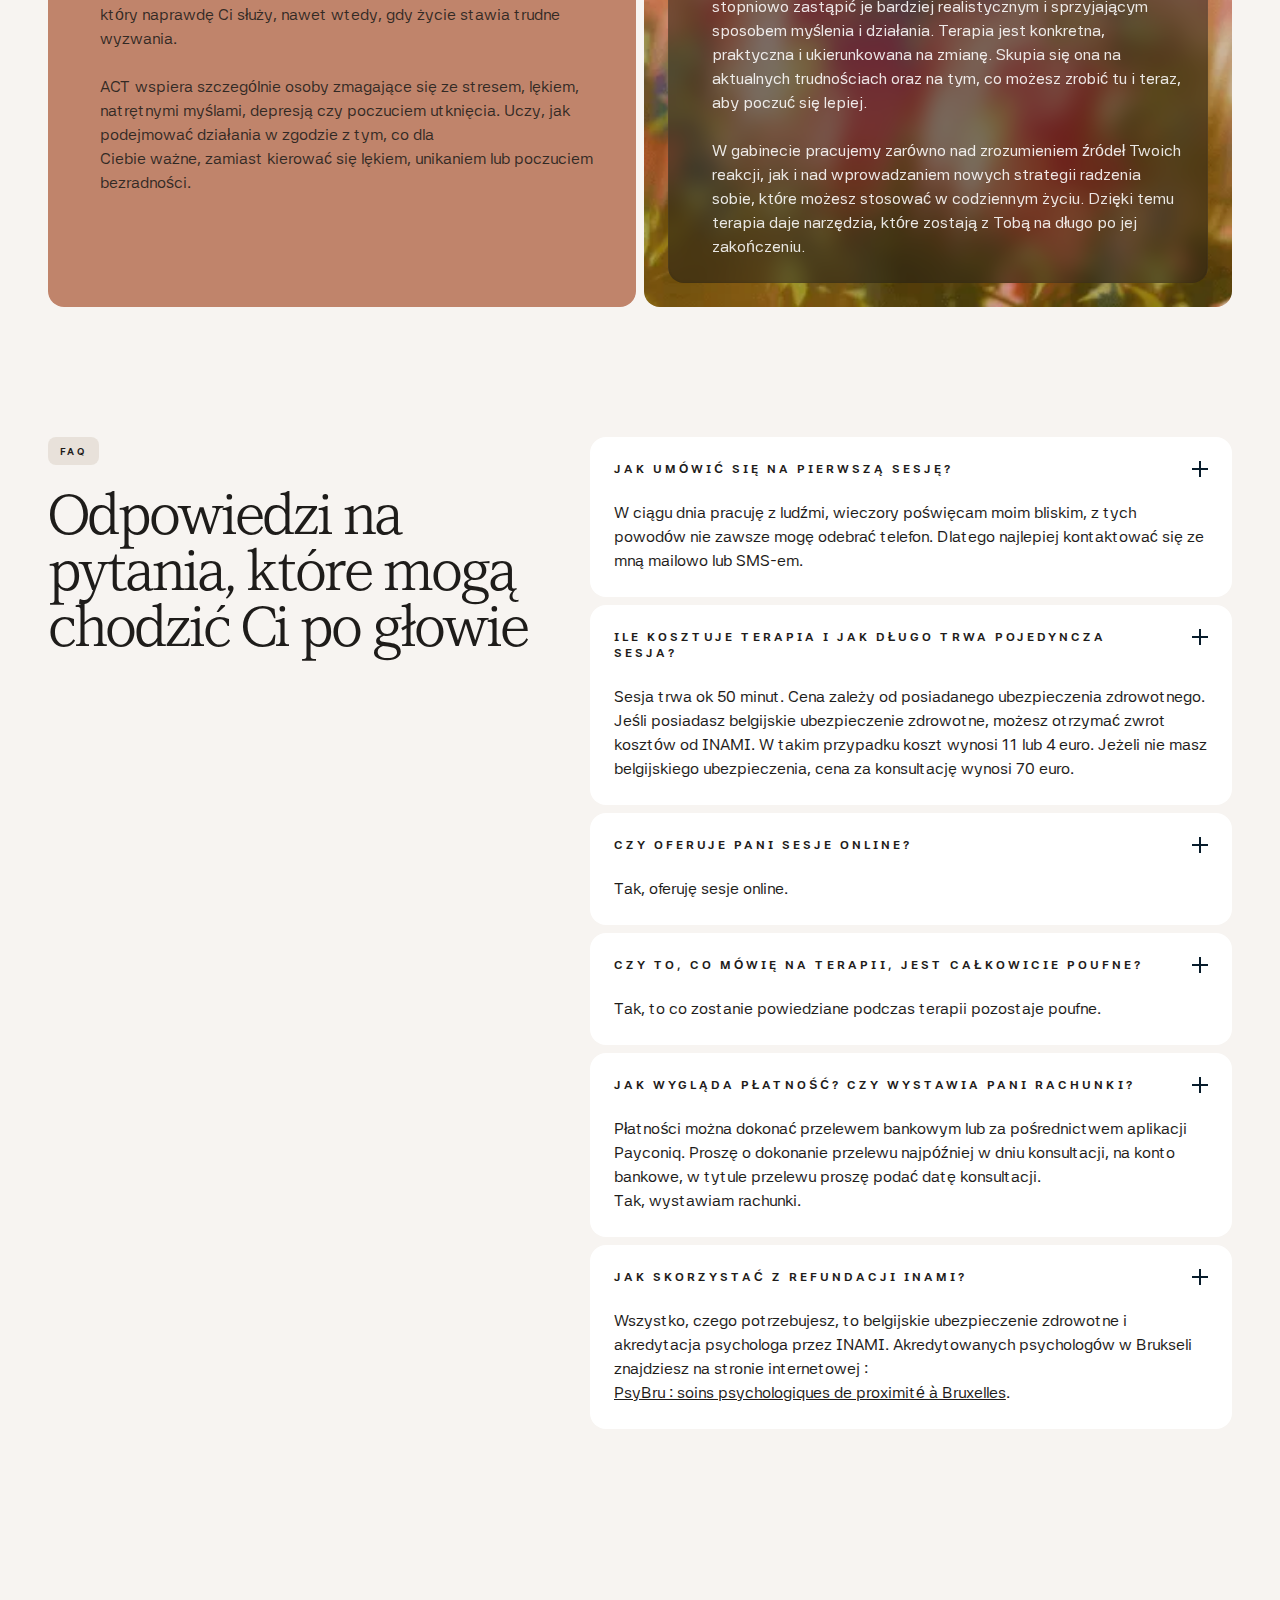
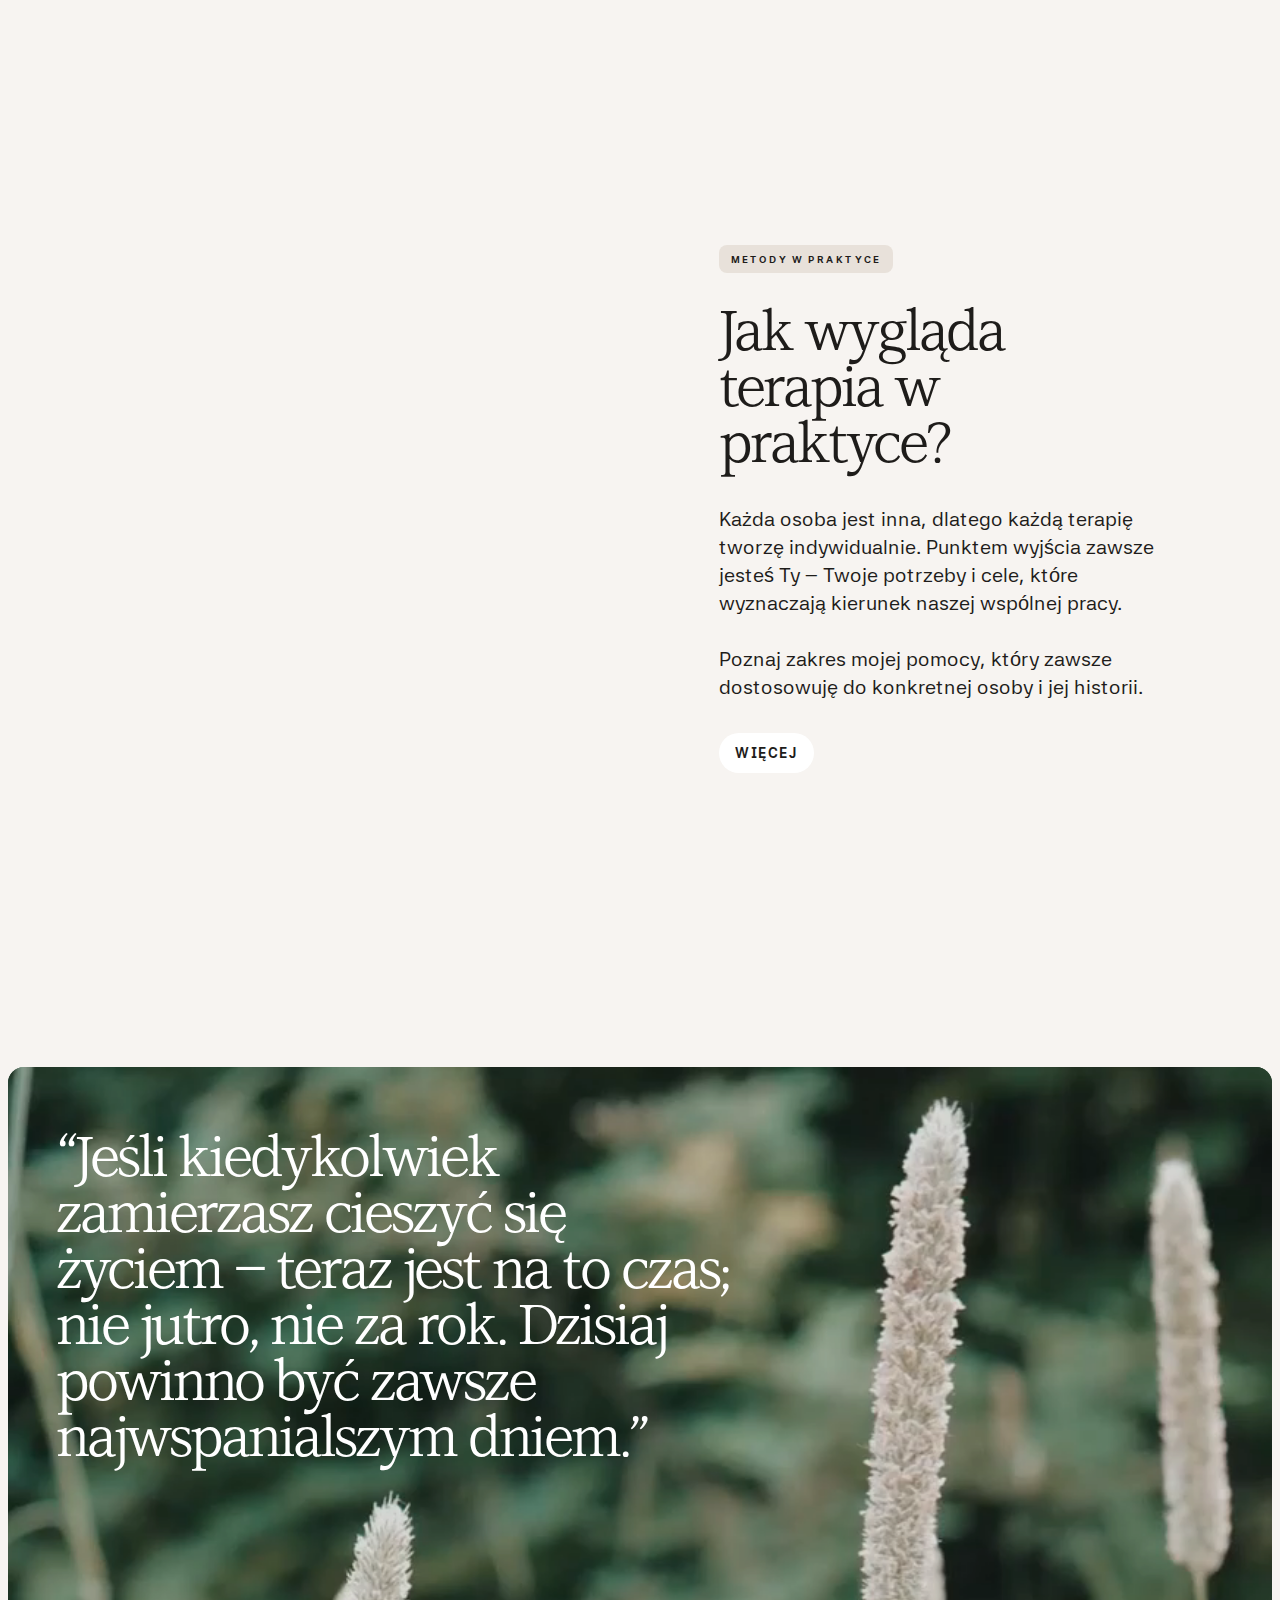
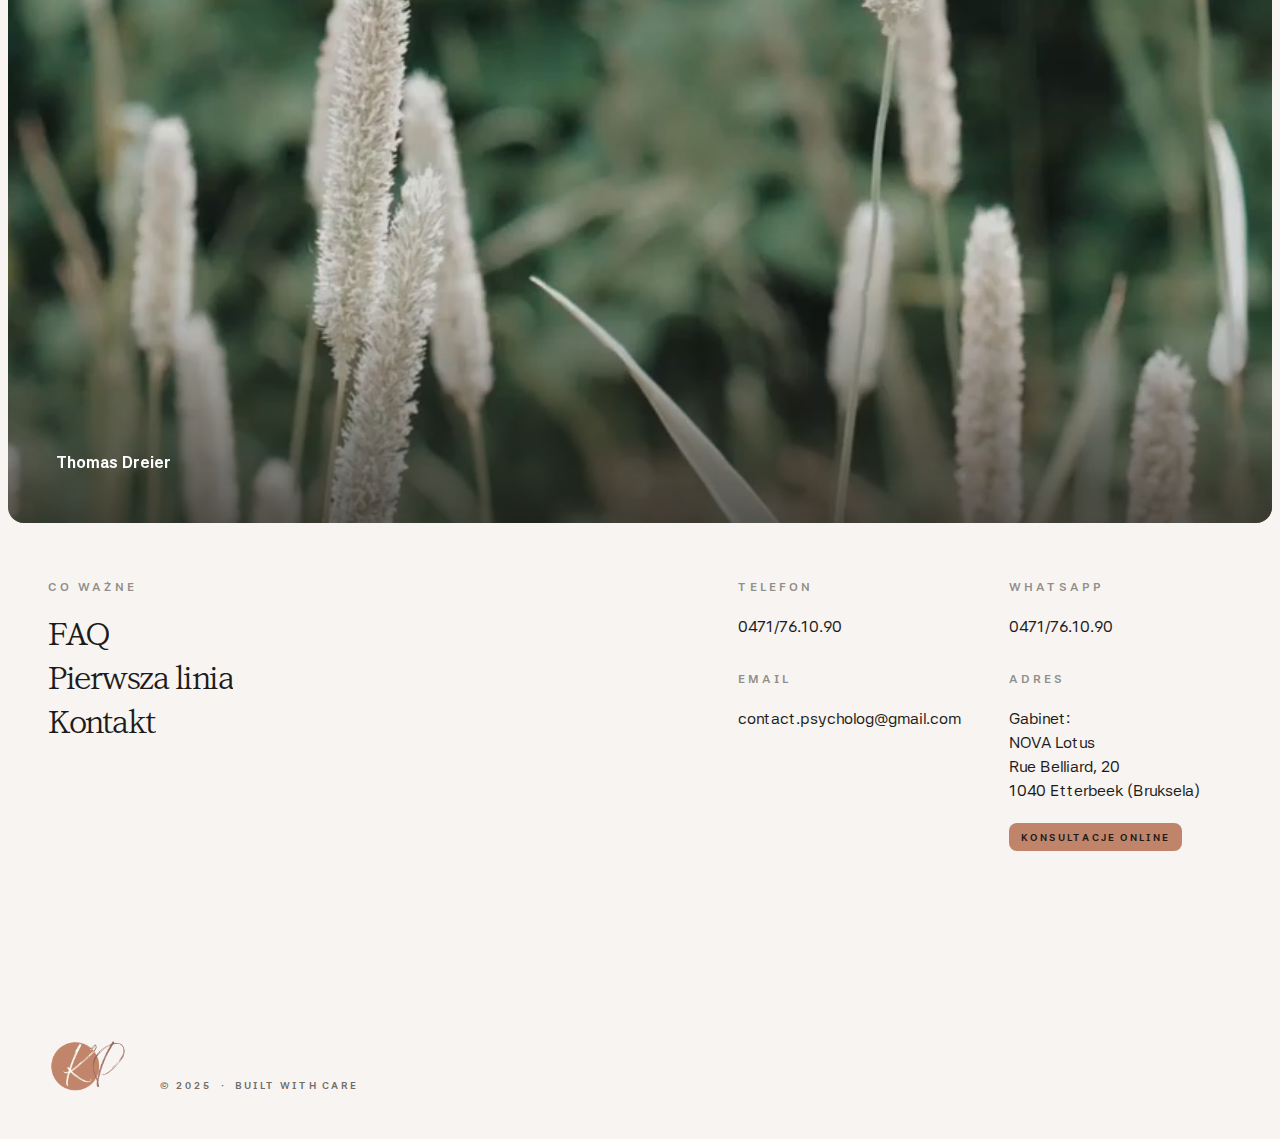
<file: o-terapii.html>
<!DOCTYPE html><!--  This site was created in Webflow. https://webflow.com  --><!--  Last Published: Thu Dec 11 2025 13:37:20 GMT+0000 (Coordinated Universal Time)  -->
<html data-wf-page="692d7348c38037b5eaa4d57c" data-wf-site="692d7347c38037b5eaa4d504" lang="pl-PL">
<head>
  <meta charset="utf-8">
  <title>Katarzyna Pietryka | O terapii</title>
  <meta content="Dowiedz się więcej o metodach psychoterapii i o tym jak pracuję. Stosowane przeze mnie metody to: ACT (Terapia Akceptacji i Zaangażowania), Mindfulness, Medytacja, Reedukacja oddechowa, EMDR, Brainspotting." name="description">
  <meta content="Katarzyna Pietryka | O terapii" property="og:title">
  <meta content="Dowiedz się więcej o metodach psychoterapii i o tym jak pracuję. Stosowane przeze mnie metody to: ACT (Terapia Akceptacji i Zaangażowania), Mindfulness, Medytacja, Reedukacja oddechowa, EMDR, Brainspotting." property="og:description">
  <meta content="Katarzyna Pietryka | O terapii" property="twitter:title">
  <meta content="Dowiedz się więcej o metodach psychoterapii i o tym jak pracuję. Stosowane przeze mnie metody to: ACT (Terapia Akceptacji i Zaangażowania), Mindfulness, Medytacja, Reedukacja oddechowa, EMDR, Brainspotting." property="twitter:description">
  <meta property="og:type" content="website">
  <meta content="summary_large_image" name="twitter:card">
  <meta content="width=device-width, initial-scale=1" name="viewport">
  <meta content="Webflow" name="generator">
  <link href="css/normalize.css" rel="stylesheet" type="text/css">
  <link href="css/webflow.css" rel="stylesheet" type="text/css">
  <link href="css/katarzynapietryka-com.webflow.css" rel="stylesheet" type="text/css">
  <script type="text/javascript">!function(o,c){var n=c.documentElement,t=" w-mod-";n.className+=t+"js",("ontouchstart"in o||o.DocumentTouch&&c instanceof DocumentTouch)&&(n.className+=t+"touch")}(window,document);</script>
  <link href="images/favicon.png" rel="shortcut icon" type="image/x-icon">
  <link href="images/webclip.png" rel="apple-touch-icon">
  <style>
* {
  -webkit-font-smoothing: antialiased;   /* For WebKit (Safari, Chrome) */
  -moz-osx-font-smoothing: grayscale;    /* For macOS Firefox */
  font-smoothing: antialiased;           /* Non-standard, fallback */
  text-rendering: optimizeLegibility;    /* Improves kerning and ligatures */
}
</style>
</head>
<body>
  <div class="master-navigation">
    <div data-animation="default" data-collapse="medium" data-duration="400" data-easing="ease" data-easing2="ease" role="banner" class="navbar w-nav">
      <div class="nav-wrapper">
        <div class="left-nav">
          <div class="menu-button w-nav-button">
            <div class="nav-menu-button">
              <div class="menu-open">
                <div class="icon-menu w-embed"><svg width="100%" height="100%" viewbox="0 0 157 100" fill="currentColor" xmlns="http://www.w3.org/2000/svg">
                    <g mask="url(#mask0_16041_5949)">
                      <path d="M156.765 85.6094H0.0703125V99.8543H156.765V85.6094Z" fill="currentColor"></path>
                      <path d="M156.765 0.140625H0.0703125V14.3856H156.765V0.140625Z" fill="currentColor"></path>
                      <path d="M156.765 42.875H0.0703125V57.1199H156.765V42.875Z" fill="currentColor"></path>
                    </g>
                  </svg></div>
              </div>
              <div class="menu-close">
                <div class="icon-close w-embed"><svg width="100%" height="100%" viewbox="0 0 100 100" fill="currentColor" xmlns="http://www.w3.org/2000/svg">
                    <path d="M98.5347 91.4605C98.9994 91.9251 99.368 92.4764 99.6194 93.0837C99.8707 93.6904 100 94.341 100 94.9976C100 95.6549 99.8707 96.3056 99.6194 96.9122C99.368 97.5188 98.9994 98.0708 98.5347 98.5354C98.0708 98.9994 97.5188 99.3681 96.9122 99.6194C96.3049 99.8707 95.6549 100 94.9976 100C94.341 100 93.6903 99.8707 93.083 99.6194C92.4764 99.3681 91.9251 98.9994 91.4605 98.5354L50.0001 57.0686L8.53981 98.5354C7.60166 99.4734 6.32926 100 5.00253 100C3.67574 100 2.40336 99.4734 1.4652 98.5354C0.527052 97.5968 0 96.3249 0 94.9976C0 93.671 0.527052 92.3984 1.4652 91.4605L42.9317 50.0001L1.4652 8.53981C0.527052 7.60166 0 6.32926 0 5.00252C0 3.67579 0.527052 2.40335 1.4652 1.4652C2.40336 0.527045 3.67574 0 5.00253 0C6.32926 0 7.60166 0.527045 8.53981 1.4652L50.0001 42.9318L91.4605 1.4652C92.3984 0.527045 93.671 0 94.9976 0C96.3242 0 97.5968 0.527045 98.5347 1.4652C99.4734 2.40335 100 3.67579 100 5.00252C100 6.32926 99.4734 7.60166 98.5347 8.53981L57.0685 50.0001L98.5347 91.4605Z" fill="currentColor"></path>
                  </svg></div>
              </div>
            </div>
          </div>
          <a href="/" class="brand-nav w-nav-brand"><img src="images/KP.png" loading="lazy" alt="" class="nav-logo"></a>
        </div>
        <nav role="navigation" class="nav-menu w-nav-menu">
          <div class="menu-inner-sticky">
            <div class="nav-mobile-menu">
              <a href="/oferta" class="nav-mobile-link w-inline-block">
                <div class="text-h4">Oferta</div>
              </a>
              <a href="/o-terapii" aria-current="page" class="nav-mobile-link w-inline-block w--current">
                <div class="text-h4">O terapii</div>
                <div class="offerings-list-mobile">
                  <div class="dropdown-link-nav text-h7">EMDR</div>
                  <div class="dropdown-link-nav text-h7">Brainspotting</div>
                  <div class="dropdown-link-nav text-h7">Medytacja</div>
                  <div class="dropdown-link-nav text-h7">Expressive Breathwork</div>
                  <div class="dropdown-link-nav text-h7">ACT</div>
                  <div class="dropdown-link-nav text-h7">CBT/TCC</div>
                </div>
              </a>
              <a href="/o-mnie" class="nav-mobile-link w-inline-block">
                <div class="text-h4">O mnie</div>
              </a>
              <a href="/blog" class="nav-mobile-link w-inline-block">
                <div class="text-h4">Blog</div>
              </a>
            </div>
            <div data-w-id="aab947cc-4b08-f4b5-b097-324a30b9d18c" class="nav-link-wrap">
              <a href="/oferta" class="link-fixed-nav w-inline-block">
                <div class="button-text-mask small">
                  <div class="button-text-small _1">Oferta</div>
                  <div class="button-text-small _2">oferta</div>
                </div>
              </a>
            </div>
            <div data-hover="true" data-delay="300" data-w-id="4cfb9b2b-9532-963a-ceb6-f81ad1f09504" class="nav-dropdown w-dropdown">
              <div class="dropdown-toggle-nav w-dropdown-toggle">
                <div data-w-id="f460391d-19b6-1f42-43b0-98d68a307163" class="nav-link-wrap">
                  <a href="/o-terapii" aria-current="page" class="link-fixed-nav w-inline-block w--current">
                    <div class="button-text-mask small">
                      <div class="button-text-small _1">O terapii</div>
                      <div class="button-text-small _2">o terapii</div>
                    </div>
                  </a>
                </div>
              </div>
              <nav class="dropdown-list-navigation w-dropdown-list">
                <a href="/o-terapii#metody" class="dropdown-menu-nav w-inline-block">
                  <div class="left-dropdown-menu">
                    <div class="label-small text-dark-48">Metody</div>
                    <div class="list-dropdown-menu">
                      <div class="dropdown-link-nav text-h7">EMDR</div>
                      <div class="dropdown-link-nav text-h7">Brainspotting</div>
                      <div class="dropdown-link-nav text-h7">Medytacja</div>
                      <div class="dropdown-link-nav text-h7">Expressive Breathwork</div>
                      <div class="dropdown-link-nav text-h7">ACT</div>
                      <div class="dropdown-link-nav text-h7">CBT/TCC</div>
                    </div>
                  </div>
                  <div class="cta-dropdown-menu">
                    <div class="content-dropdown-cta">
                      <div class="text-wrap-dropdown-cta">
                        <div class="text-large text-bold">Poczytaj o metodach</div>
                        <div>którymi pracuję</div>
                      </div>
                      <div class="cta-small blur-light">
                        <div class="button-text-mask small">
                          <div class="button-text-small _1">Metody</div>
                          <div class="button-text-small _2">Metody</div>
                        </div>
                        <div class="button-bg blur-light"></div>
                      </div>
                    </div>
                    <div class="overlay-dropdown-cta"></div>
                  </div>
                </a>
              </nav>
            </div>
            <div data-w-id="64d05c77-2322-f25f-df27-655b16f4e25c" class="nav-link-wrap">
              <a href="/o-mnie" class="link-fixed-nav w-inline-block">
                <div class="button-text-mask small">
                  <div class="button-text-small _1">o mnie</div>
                  <div class="button-text-small _2">o mnie</div>
                </div>
              </a>
            </div>
            <div data-w-id="88965c86-5926-7b8f-2b68-4a66cca4a070" class="nav-link-wrap">
              <a href="/blog" class="link-fixed-nav w-inline-block">
                <div class="button-text-mask small">
                  <div class="button-text-small _1">blog</div>
                  <div class="button-text-small _2">Blog</div>
                </div>
              </a>
            </div>
            <a href="/kontakt" class="link-fixed-nav main w-inline-block">
              <div class="button-text-mask small">
                <div class="button-text-small _1">Kontakt</div>
                <div class="button-text-small _2">Kontakt</div>
              </div>
            </a>
            <div class="cta-nav-menu">
              <div class="content-dropdown-cta">
                <div class="text-wrap-dropdown-cta">
                  <div class="text-large text-bold">Medytacja</div>
                  <div>Sprawdź co możesz osiągnąć dzięki niej</div>
                </div>
                <a href="/o-terapii#metody" class="cta-small blur-light w-inline-block">
                  <div class="button-text-mask small">
                    <div class="button-text-small _1">Metody</div>
                    <div class="button-text-small _2">Metody</div>
                  </div>
                  <div class="button-bg blur-light"></div>
                </a>
              </div>
              <div class="overlay-nav-cta"></div>
            </div>
          </div>
        </nav>
        <div class="nav-mobile-button">
          <a href="/kontakt" class="cta-main w-inline-block">
            <div class="button-text-mask">
              <div class="button-text _1">Kontakt</div>
              <div class="button-text _2">Kontakt</div>
            </div>
            <div class="button-bg"></div>
          </a>
        </div>
      </div>
    </div>
    <div class="nav-blur-bg">
      <div class="overlay-nav-bg"></div>
    </div>
  </div>
  <section class="section hero-home-b">
    <div class="w-layout-blockcontainer main-container w-container">
      <div class="w-layout-grid home-b-halves">
        <div data-w-id="15dcc01d-04f5-8c35-f9bb-898e54281b70" style="opacity:0;filter:blur(20px)" class="left-home-b-hero">
          <h1 animate="title-load">Bezpieczne miejsce na zmianę</h1>
          <div class="headline-home-b">
            <div class="margin-tb">
              <div animate="text-load" class="text-large text-dark-88">Oferuję przestrzeń, w której możesz być w 100% sobą, bez masek i społecznych oczekiwań. Czas na wsłuchanie się we własne potrzeby.</div>
            </div>
            <div class="button-wrap-home-b">
              <a href="/oferta" data-wf--cta-main--variant="base" class="cta-main w-inline-block">
                <div button-text="" class="button-text-mask">
                  <div class="button-text _1">Oferta</div>
                  <div class="button-text _2">Oferta</div>
                </div>
                <div button-bg="" class="button-bg"></div>
              </a>
              <a href="/kontakt" data-wf--cta-main--variant="bg-2" class="cta-main w-variant-a1840c4f-2b79-2581-2891-0be2f69320c9 w-inline-block">
                <div button-text="" class="button-text-mask">
                  <div class="button-text _1">Kontakt</div>
                  <div class="button-text _2">Kontakt</div>
                </div>
                <div button-bg="" class="button-bg w-variant-a1840c4f-2b79-2581-2891-0be2f69320c9"></div>
              </a>
            </div>
          </div>
        </div>
        <div class="right-home-b-hero">
          <div class="image-wrap-home-b">
            <div class="image-home-b"><img src="images/offering.webp" loading="lazy" alt="" class="image-cover">
              <div class="overlay-dark-16"></div>
            </div>
            <div class="author-home-b">
              <div class="image-wrap-home-b-author"><img src="images/terapia-1.jpg" loading="lazy" sizes="(max-width: 767px) 100vw, (max-width: 991px) 727.9921875px, 939.9921875px" srcset="images/terapia-1-p-500.jpg 500w, images/terapia-1-p-800.jpg 800w, images/terapia-1.jpg 1000w" alt="" class="image-cover"></div>
              <div class="text-wrap-home-b-author">
                <div class="text-bold">Pamiętasz, kim byłeś, zanim świat powiedział ci, kim powinieneś być?</div>
                <div class="label-small">Danielle Laporte</div>
              </div>
            </div>
          </div>
        </div>
      </div>
    </div>
  </section>
  <section class="section home-b-about-section">
    <div class="w-layout-blockcontainer main-container w-container">
      <div class="master-about-home-c">
        <div class="text-wrap-about-home-c">
          <div animate="text" data-w-id="ef804b4e-129f-c904-0751-ca5bd5b0d951" style="opacity:0;filter:blur(20px)" class="text-h4">Jako psychoterapeutka pracuję w sposób zintegrowany, co oznacza, że dobieram i łączę narzędzia terapeutyczne tak, by najlepiej odpowiadały na Twoją unikalną sytuację i cel pracy. <br><br>Pracuję metodami opartymi na dowodach naukowych, które koncentrują się na rozwiązaniu problemu i trwałej zmianie.</div>
        </div>
      </div>
    </div>
  </section>
  <div class="section-divider home-b-cards-divider"></div>
  <section id="metody" class="section features-home-c">
    <div class="w-layout-blockcontainer main-container w-container">
      <div class="headline-features-home-c">
        <div class="label-master bg-2">
          <div class="label-small">poznaj</div>
        </div>
        <h2 animate="title" data-w-id="20d84384-3799-cb5d-5397-eee705685188" style="opacity:0;filter:blur(20px)" class="no-margins">Metody, których używam w pracy</h2>
      </div>
      <div class="w-layout-grid bento-home-c">
        <div class="w-layout-grid bento-halves-home-c">
          <div class="card-bento second new-first">
            <div class="overlay-dark-16"></div>
          </div>
          <div class="card-bento first">
            <div class="text-wrap-bento-card">
              <div class="text-bold">EMDR</div>
              <div class="text-dark-88">to nowoczesna, oparta na badaniach naukowych metoda terapeutyczna stosowana w pracy z traumą, lękiem, stresem pourazowym, obniżonym nastrojem czy poczuciem przeciążenia. Dzięki naprzemiennej stymulacji bilateralnej terapia wspiera naturalne procesy przetwarzania informacji w mózgu. To pozwala zmniejszyć intensywność trudnych wspomnień oraz zmienić sposób reagowania na stres i emocje. W efekcie wspomnienia tracą swoją siłę, a Ty możesz poczuć więcej spokoju i przestrzeni na nowe doświadczenia.<br>‍<br>EMDR jest dziś jedną z terapii pierwszego wyboru w pracy z traumą, rekomendowaną przez międzynarodowe instytucje zajmujące się zdrowiem psychicznym.</div>
            </div>
            <div class="bento-bottom-shadow">
              <div class="second-shadow"></div>
            </div>
            <div class="bento-right-shadow">
              <div class="second-shadow-right"></div>
            </div>
          </div>
        </div>
        <div class="w-layout-grid bento-thirds-home-c">
          <div class="card-bento third">
            <div class="bento-left-shadow">
              <div class="second-shadow-left"></div>
            </div>
            <div class="text-wrap-bento-card">
              <div class="text-bold">Brainspotting</div>
              <div class="text-dark-88">to metoda terapeutyczna, która pomaga dotrzeć do głębokich, często nieuświadomionych doświadczeń zapisanych w ciele i w systemie nerwowym. Opiera się na założeniu, że „miejsce, w którym patrzymy, wpływa na to, co czujemy”. Podczas pracy wykorzystuje się pozycje oczu, które aktywują określone obszary emocjonalne związane z trudnymi przeżyciami.<br>‍<br>Brainspotting wspiera przetwarzanie traumy, silnego stresu, blokad emocjonalnych, a także trudności, które trudno wyjaśnić wyłącznie racjonalnie.<br>‍<br>Metoda ta umożliwia dotarcie do doświadczeń, które bywają trudne do uchwycenia w samej rozmowie.</div>
            </div>
            <div class="bento-right-shadow yellow">
              <div class="second-shadow-right yellow"></div>
            </div>
            <div class="bento-bottom-shadow yellow">
              <div class="second-shadow yellow"></div>
            </div>
          </div>
          <div class="card-bento fourth">
            <div class="text-wrap-bento-card">
              <div class="text-bold">Medytacja</div>
              <div class="text-light-88">to praktyka, która pomaga wyciszyć umysł, uspokoić ciało i odzyskać kontakt z wewnętrzną równowagą. Poprzez skupienie uwagi na oddechu, dźwiękach, odczuciach w ciele lub konkretnych wizualizacjach, medytacja uczy zatrzymywania się i obserwowania swoich doświadczeń z większą łagodnością i dystansem.<br>‍<br>W terapii medytacja wspiera regulację emocjonalną, redukuje poziom stresu, poprawia koncentrację i pomaga wyciszyć natrętne myśli. Jest szczególnie pomocna u osób żyjących w przewlekłym napięciu, przeciążeniu, lęku czy nadmiernej aktywności umysłu (tzw. „gonitwie myśli”).<br>‍<br>Regularna praktyka medytacji pozwala rozwijać poczucie spokoju, stabilności i obecności, wartości, które pomagają radzić sobie z trudnościami w sposób bardziej świadomy i zrównoważony.</div>
            </div>
            <div class="bento-bottom-shadow dark">
              <div class="second-shadow dark"></div>
            </div>
          </div>
          <div class="card-bento fifth">
            <div class="text-wrap-bento-card">
              <div class="text-bold">Expressive Breathwork</div>
              <div class="text-dark-88">czyli reedukacja oddechowa to metoda pracy z ciałem i układem nerwowym oparta na świadomym, uważnym oddychaniu. Uczy rozpoznawania własnych wzorców oddechowych — często utrwalonych przez stres, napięcie czy wcześniejsze doświadczenia i stopniowego zastępowania ich bardziej naturalnym, regulującym oddechem.<br>‍<br>W terapii Breathwork pomaga obniżyć poziom napięcia, uspokoić nadaktywny układ nerwowy, zwiększyć poczucie stabilności i odzyskać dostęp do zasobów, które w stresie często stają się niedostępne. Wspiera również regulację emocji i lepszy kontakt z ciałem, co<br>bywa kluczowe m.in. przy lęku, przewlekłym stresie, bezsenności czy psychosomatyce.<br>‍<br>Regularna praktyka reedukacji oddechowej pozwala stopniowo budować większą odporność na stres i wprowadzać do codzienności więcej spokoju, jasności i energii.</div>
            </div>
            <div class="bento-bottom-shadow bg-2">
              <div class="second-shadow bg-2"></div>
            </div>
            <div class="bento-right-shadow bg-2">
              <div class="second-shadow-right bg-2"></div>
            </div>
          </div>
        </div>
        <div class="w-layout-grid bento-halves-home-c">
          <div class="card-bento first">
            <div class="text-wrap-bento-card brown">
              <div class="text-bold">ACT, czyli Terapia Akceptacji i Zaangażowania</div>
              <div class="text-dark-88">to podejście, które uczy, jak żyć w sposób bardziej świadomy i zgodny z własnymi wartościami. Zamiast walczyć z trudnymi myślami czy emocjami, ACT pomaga nauczyć się je akceptować, tak, aby mogły stracić swoją siłę i przestały kierować Twoimi działaniami.<br>‍<br>W terapii ACT pracujemy nad umiejętnością zatrzymywania się, obserwowania swoich reakcji i tworzenia przestrzeni między tym, co czujesz, a tym, co wybierasz zrobić. To podejście pomaga odzyskać elastyczność psychologiczną i zdolność do reagowania w sposób, który naprawdę Ci służy, nawet wtedy, gdy życie stawia trudne wyzwania. <br><br>ACT wspiera szczególnie osoby zmagające się ze stresem, lękiem, natrętnymi myślami, depresją czy poczuciem utknięcia. Uczy, jak podejmować działania w zgodzie z tym, co dla<br>Ciebie ważne, zamiast kierować się lękiem, unikaniem lub poczuciem bezradności.</div>
            </div>
            <div class="bento-bottom-shadow">
              <div class="second-shadow"></div>
            </div>
            <div class="bento-right-shadow">
              <div class="second-shadow-right"></div>
            </div>
          </div>
          <div class="card-bento second">
            <div class="overlay-dark-16"></div>
            <div class="wrap-mini-card">
              <div class="mini-card-bento full-bento">
                <div class="text-wrap-bento-card no-margin">
                  <div class="text-bold">Terapia poznawczo-behawioralna (CBT/TCC)</div>
                  <div class="text-block text-light-88">to jedno z najbardziej przebadanych i skutecznych podejść terapeutycznych. Opiera się na założeniu, że nasze myśli, emocje i zachowania wzajemnie na siebie wpływają. Czasem to właśnie utrwalone, niekorzystne schematy myślenia wzmacniają trudności emocjonalne i prowadzą do zachowań, które nie wspierają naszego dobrostanu. <br><br>CBT pomaga te schematy rozpoznać, zrozumieć, a następnie stopniowo zastąpić je bardziej realistycznym i sprzyjającym sposobem myślenia i działania. Terapia jest konkretna, praktyczna i ukierunkowana na zmianę. Skupia się ona na aktualnych trudnościach oraz na tym, co możesz zrobić tu i teraz, aby poczuć się lepiej.<br>‍<br>W gabinecie pracujemy zarówno nad zrozumieniem źródeł Twoich reakcji, jak i nad wprowadzaniem nowych strategii radzenia sobie, które możesz stosować w codziennym życiu. Dzięki temu terapia daje narzędzia, które zostają z Tobą na długo po jej zakończeniu.</div>
                </div>
              </div>
            </div>
          </div>
        </div>
      </div>
    </div>
  </section>
  <section id="faq" class="section faq-section">
    <div class="w-layout-blockcontainer main-container w-container">
      <div class="w-layout-grid faq-halves">
        <div class="headline-faq">
          <div class="label-master bg-2">
            <div class="label-small">FAQ</div>
          </div>
          <h2 animate="title" data-w-id="1e6de79a-b725-64cd-da0e-86eb7c7b8b09" class="no-margins">Odpowiedzi na pytania, które mogą chodzić Ci po głowie</h2>
        </div>
        <div class="faq-block">
          <div class="expandable-single">
            <div class="expandable-top">
              <div class="label"><strong>Jak umówić się na pierwszą sesję?</strong></div>
              <div class="faq-animated-box">
                <div class="faq-horizontal"></div>
                <div class="faq-vertical"></div>
              </div>
            </div>
            <div class="expandable-bottom">
              <p class="faq-paragraph">W ciągu dnia pracuję z ludźmi, wieczory poświęcam moim bliskim, z tych powodów nie zawsze mogę odebrać telefon. Dlatego najlepiej kontaktować się ze mną mailowo lub SMS-em.</p>
            </div>
          </div>
          <div class="expandable-single">
            <div class="expandable-top">
              <div class="label"><strong>Ile kosztuje terapia i jak długo trwa pojedyncza sesja?</strong></div>
              <div class="faq-animated-box">
                <div class="faq-horizontal"></div>
                <div class="faq-vertical"></div>
              </div>
            </div>
            <div class="expandable-bottom">
              <p class="faq-paragraph">Sesja trwa ok 50 minut. Cena zależy od posiadanego ubezpieczenia zdrowotnego. Jeśli posiadasz belgijskie ubezpieczenie zdrowotne, możesz otrzymać zwrot kosztów od INAMI. W takim przypadku koszt wynosi 11 lub 4 euro. Jeżeli nie masz belgijskiego ubezpieczenia, cena za konsultację wynosi 70 euro.</p>
            </div>
          </div>
          <div class="expandable-single">
            <div class="expandable-top">
              <div class="label"><strong>Czy oferuje Pani sesje online?</strong></div>
              <div class="faq-animated-box">
                <div class="faq-horizontal"></div>
                <div class="faq-vertical"></div>
              </div>
            </div>
            <div class="expandable-bottom">
              <p class="faq-paragraph">Tak, oferuję sesje online.</p>
            </div>
          </div>
          <div class="expandable-single">
            <div class="expandable-top">
              <div class="label"><strong>Czy to, co mówię na terapii, jest całkowicie poufne?</strong></div>
              <div class="faq-animated-box">
                <div class="faq-horizontal"></div>
                <div class="faq-vertical"></div>
              </div>
            </div>
            <div class="expandable-bottom">
              <p class="faq-paragraph">Tak, to co zostanie powiedziane podczas terapii pozostaje poufne.</p>
            </div>
          </div>
          <div class="expandable-single">
            <div class="expandable-top">
              <div class="label"><strong>Jak wygląda płatność? Czy wystawia Pani rachunki?</strong></div>
              <div class="faq-animated-box">
                <div class="faq-horizontal"></div>
                <div class="faq-vertical"></div>
              </div>
            </div>
            <div class="expandable-bottom">
              <p class="faq-paragraph">Płatności można dokonać przelewem bankowym lub za pośrednictwem aplikacji Payconiq. Proszę o dokonanie przelewu najpóźniej w dniu konsultacji, na konto bankowe, w tytule przelewu proszę podać datę konsultacji.<br>Tak, wystawiam rachunki.</p>
            </div>
          </div>
          <div class="expandable-single">
            <div class="expandable-top">
              <div class="label"><strong>Jak skorzystać z refundacji INAMI?</strong></div>
              <div class="faq-animated-box">
                <div class="faq-horizontal"></div>
                <div class="faq-vertical"></div>
              </div>
            </div>
            <div class="expandable-bottom">
              <p class="faq-paragraph">Wszystko, czego potrzebujesz, to belgijskie ubezpieczenie zdrowotne i akredytacja psychologa przez INAMI. Akredytowanych psychologów w Brukseli znajdziesz na stronie internetowej :<a href="https://psybru.be/fr" target="_blank" class="link link-underline"> <br>PsyBru : soins psychologiques de proximité à Bruxelles</a>.</p>
            </div>
          </div>
        </div>
      </div>
    </div>
  </section>
  <section class="section home-b-story-section margin-bottom">
    <div class="w-layout-blockcontainer main-container w-container">
      <div class="w-layout-grid home-b-story-halves">
        <div data-w-id="a58943d5-5e34-e4d4-daae-5de637fb6935" class="image-wrap-story-home-b"><img src="images/o-mnie.jpg" loading="lazy" sizes="100vw" srcset="images/o-mnie-p-500.jpg 500w, images/o-mnie-p-800.jpg 800w, images/o-mnie-p-1080.jpg 1080w, images/o-mnie-p-1600.jpg 1600w, images/o-mnie.jpg 1800w" alt="" class="image-cover"></div>
        <div id="w-node-d3c61db3-e41c-66dc-75c1-856427bb8283-eaa4d57c" class="right-story-home-b">
          <div class="label-master bg-2">
            <div class="label-small">metody w praktyce</div>
          </div>
          <h2 animate="title" class="no-margins">Jak wygląda terapia w praktyce?</h2>
          <div class="text-large">Każda osoba jest inna, dlatego każdą terapię tworzę indywidualnie. Punktem wyjścia zawsze jesteś Ty – Twoje potrzeby i cele, które wyznaczają kierunek naszej wspólnej pracy.<br><br>Poznaj zakres mojej pomocy, który zawsze dostosowuję do konkretnej osoby i jej historii.</div>
          <a href="/oferta" data-wf--cta-main--variant="light" class="cta-main w-variant-2e8ddc6f-d353-888a-d0b0-71d6a7c69162 w-inline-block">
            <div button-text="" class="button-text-mask">
              <div class="button-text _1">Więcej</div>
              <div class="button-text _2">Więcej</div>
            </div>
            <div button-bg="" class="button-bg w-variant-2e8ddc6f-d353-888a-d0b0-71d6a7c69162"></div>
          </a>
        </div>
      </div>
    </div>
  </section>
  <div class="journal-home-b hide">
    <section class="section journal-home-b-section">
      <div class="headline-journal-home-b">
        <div class="overlay-wrap-journal-home-b">
          <div class="overlay-journal-home-b"></div>
        </div>
        <div class="headlng-journal-home-b">
          <div class="label-master bg-2">
            <div class="label-small">Your thoughts &amp; work</div>
          </div>
          <div class="heading-journal-home-b">
            <div animate="title" data-w-id="d8feac57-68a3-06ef-7704-a0bb977de02f" style="opacity:0;filter:blur(20px)" class="text-h1">A journal of your process</div>
            <div animate="text" class="text-large text-light-88">Use it to show your thinking, not just the outcome.</div>
          </div>
        </div>
      </div>
      <div class="w-layout-blockcontainer main-container w-container">
        <div class="master-journal-home-b">
          <div class="journal-row-home-b">
            <div class="journal-1-home-b w-dyn-list">
              <div role="list" class="w-dyn-items">
                <div role="listitem" class="w-dyn-item">
                  <a href="#" class="article-card with-border w-inline-block">
                    <div data-w-id="a4b08291-46eb-5c10-3480-d140aa4a4f60" class="article-card-thumbnail first-home-b">
                      <div class="article-tag-master">
                        <div class="label-master bg-2">
                          <div class="label-small w-dyn-bind-empty"></div>
                        </div>
                      </div><img loading="lazy" src="https://d3e54v103j8qbb.cloudfront.net/plugins/Basic/assets/placeholder.60f9b1840c.svg" alt="" class="image-cover parallax w-dyn-bind-empty">
                      <div class="article-hover-state"><img src="https://d3e54v103j8qbb.cloudfront.net/plugins/Basic/assets/placeholder.60f9b1840c.svg" loading="lazy" alt="" class="article-hover-image w-dyn-bind-empty"></div>
                    </div>
                    <div class="article-bottom-info home-b">
                      <div class="text-h6 w-dyn-bind-empty"></div>
                      <div class="text-wavy-underline">Read more</div>
                    </div>
                  </a>
                </div>
              </div>
              <div class="w-dyn-empty">
                <div>No items found.</div>
              </div>
            </div>
            <div class="journal-2-home-b w-dyn-list">
              <div role="list" class="w-dyn-items">
                <div role="listitem" class="w-dyn-item">
                  <a href="#" class="article-card with-border w-inline-block">
                    <div data-w-id="b01391e5-d524-eb65-79cf-bb427de6502d" class="article-card-thumbnail second-home-b">
                      <div class="article-tag-master">
                        <div class="label-master bg-2">
                          <div class="label-small w-dyn-bind-empty"></div>
                        </div>
                      </div><img loading="lazy" src="https://d3e54v103j8qbb.cloudfront.net/plugins/Basic/assets/placeholder.60f9b1840c.svg" alt="" class="image-cover parallax w-dyn-bind-empty">
                      <div class="article-hover-state"><img src="https://d3e54v103j8qbb.cloudfront.net/plugins/Basic/assets/placeholder.60f9b1840c.svg" loading="lazy" alt="" class="article-hover-image w-dyn-bind-empty"></div>
                    </div>
                    <div class="article-bottom-info home-b">
                      <div class="text-h6 w-dyn-bind-empty"></div>
                      <div class="text-wavy-underline">Read more</div>
                    </div>
                  </a>
                </div>
              </div>
              <div class="w-dyn-empty">
                <div>No items found.</div>
              </div>
            </div>
          </div>
          <div class="journal-row-home-b">
            <div class="journal-3-home-b w-dyn-list">
              <div role="list" class="w-dyn-items">
                <div role="listitem" class="w-dyn-item">
                  <a href="#" class="article-card with-border w-inline-block">
                    <div data-w-id="1d4211c8-659e-ed31-01a1-2bce9803f6aa" class="article-card-thumbnail thirds-home-b">
                      <div class="article-tag-master">
                        <div class="label-master bg-2">
                          <div class="label-small w-dyn-bind-empty"></div>
                        </div>
                      </div><img loading="lazy" src="https://d3e54v103j8qbb.cloudfront.net/plugins/Basic/assets/placeholder.60f9b1840c.svg" alt="" class="image-cover parallax w-dyn-bind-empty">
                      <div class="article-hover-state"><img src="https://d3e54v103j8qbb.cloudfront.net/plugins/Basic/assets/placeholder.60f9b1840c.svg" loading="lazy" alt="" class="article-hover-image w-dyn-bind-empty"></div>
                    </div>
                    <div class="article-bottom-info home-b">
                      <div class="text-h6 w-dyn-bind-empty"></div>
                      <div class="text-wavy-underline">Read more</div>
                    </div>
                  </a>
                </div>
              </div>
              <div class="w-dyn-empty">
                <div>No items found.</div>
              </div>
            </div>
            <div class="journal-4-home-b w-dyn-list">
              <div role="list" class="w-dyn-items">
                <div role="listitem" class="w-dyn-item">
                  <a href="#" class="article-card with-border w-inline-block">
                    <div data-w-id="2a5bad58-7e4a-532d-c394-081e101b894a" class="article-card-thumbnail fourth-home-b">
                      <div class="article-tag-master">
                        <div class="label-master bg-2">
                          <div class="label-small w-dyn-bind-empty"></div>
                        </div>
                      </div><img loading="lazy" src="https://d3e54v103j8qbb.cloudfront.net/plugins/Basic/assets/placeholder.60f9b1840c.svg" alt="" class="image-cover parallax w-dyn-bind-empty">
                      <div class="article-hover-state"><img src="https://d3e54v103j8qbb.cloudfront.net/plugins/Basic/assets/placeholder.60f9b1840c.svg" loading="lazy" alt="" class="article-hover-image w-dyn-bind-empty"></div>
                    </div>
                    <div class="article-bottom-info home-b">
                      <div class="text-h6 w-dyn-bind-empty"></div>
                      <div class="text-wavy-underline">Read more</div>
                    </div>
                  </a>
                </div>
              </div>
              <div class="w-dyn-empty">
                <div>No items found.</div>
              </div>
            </div>
          </div>
        </div>
      </div>
    </section>
  </div>
  <section class="section video-story-section">
    <div data-poster-url="videos/8543771-hd_1920_1080_25fps_poster.0000000.jpg" data-video-urls="videos/8543771-hd_1920_1080_25fps_mp4.mp4,videos/8543771-hd_1920_1080_25fps_webm.webm" data-autoplay="true" data-loop="true" data-wf-ignore="true" class="video-story w-background-video w-background-video-atom"><video id="a006b25e-9224-e919-222d-4af03dee6c4e-video" autoplay="" loop="" style="background-image:url(&quot;videos/8543771-hd_1920_1080_25fps_poster.0000000.jpg&quot;)" muted="" playsinline="" data-wf-ignore="true" data-object-fit="cover">
        <source src="videos/8543771-hd_1920_1080_25fps_mp4.mp4" data-wf-ignore="true">
        <source src="videos/8543771-hd_1920_1080_25fps_webm.webm" data-wf-ignore="true">
      </video>
      <div class="w-layout-blockcontainer main-container w-container">
        <div class="master-story-video-content">
          <div class="text-wrap-story-video">
            <h2 animate="title" data-w-id="a006b25e-9224-e919-222d-4af03dee6c52" class="no-margins">“Jeśli kiedykolwiek zamierzasz cieszyć się życiem – teraz jest na to czas; nie jutro, nie za rok. Dzisiaj powinno być zawsze najwspanialszym dniem.”</h2>
          </div>
          <div class="author-wrap-story-video">
            <div class="text-bold">Thomas Dreier</div>
          </div>
        </div>
      </div>
      <div class="overlay-story-bottom"></div>
      <div class="overlay-dark-16"></div>
    </div>
  </section>
  <section class="footer">
    <div class="w-layout-blockcontainer main-container w-container">
      <div class="w-layout-grid footer-halves">
        <div id="w-node-_6c6719f6-ac3b-fee1-6a35-bdb5f72f6eb3-d0446e59" class="left-footer">
          <div class="wrap-column-footer">
            <div class="label text-dark-48">co Ważne</div>
            <div class="link-list-footer">
              <a href="/o-terapii#faq" class="link-footer-large w-inline-block">
                <div class="text-footer-link _1">FAQ</div>
                <div class="text-footer-link _2">FAQ</div>
              </a>
              <a href="/#FirstLineHelp" class="link-footer-large w-inline-block">
                <div class="text-footer-link _1">Pierwsza linia</div>
                <div class="text-footer-link _2">Pierwsza linia</div>
              </a>
              <a href="/kontakt" class="link-footer-large w-inline-block">
                <div class="text-footer-link _1">Kontakt</div>
                <div class="text-footer-link _2">Kontakt</div>
              </a>
            </div>
          </div>
        </div>
        <div id="w-node-_6c6719f6-ac3b-fee1-6a35-bdb5f72f6f06-d0446e59" class="right-footer">
          <div class="w-layout-grid grid-footer-info">
            <div class="info-block-footer">
              <div class="label text-dark-48">telefon</div>
              <div>
                <a href="tel:+6281234768291" class="text-dark"><span>0471/76.10.90</span></a><br>
              </div>
            </div>
            <div class="info-block-footer">
              <div class="label text-dark-48">WhatsApp</div>
              <div class="text-dark">
                <a href="tel:+6281234768291" class="text-dark">0471/76.10.90</a>
              </div>
            </div>
            <div class="info-block-footer">
              <div class="label text-dark-48">Email</div>
              <div>
                <a href="mailto:contact.psycholog@gmail.com?subject=hi" class="link">contact.psycholog@gmail.com</a>
              </div>
            </div>
            <div class="info-block-footer">
              <div class="label text-dark-48">Adres</div>
              <div>Gabinet:<br>NOVA Lotus<br>Rue Belliard, 20<br>1040 Etterbeek (Bruksela)<br></div>
              <div class="label-master accent-1">
                <div class="label-small">Konsultacje online</div>
              </div>
            </div>
          </div>
        </div>
      </div>
      <div class="footer-bottom-tile">
        <div class="left-bottom-footer">
          <a href="/" class="brand-footer w-inline-block"><img loading="lazy" src="images/KP.png" alt="" class="logo-footer"></a>
          <div class="footer-bottom-left">
            <div class="label-small text-dark-64">© 2025</div>
            <div class="label-small text-dark-64">·</div>
            <div class="label-small text-dark-64">Built with care</div>
          </div>
        </div>
        <div class="right-bottom-footer hide">
          <a href="legal" class="label-small text-dark-64">Terms</a>
          <div class="label-small text-dark-64">·</div>
          <a href="template/style-guide" class="label-small text-dark-64">Style Guide</a>
          <div class="label-small text-dark-64">·</div>
          <a href="template/licenses" class="label-small text-dark-64">Licenses</a>
          <div class="label-small text-dark-64">·</div>
          <a href="template/changelog" class="label-small text-dark-64">Changelog</a>
        </div>
      </div>
    </div>
  </section>
  <script src="https://d3e54v103j8qbb.cloudfront.net/js/jquery-3.5.1.min.dc5e7f18c8.js?site=692d7347c38037b5eaa4d504" type="text/javascript" integrity="sha256-9/aliU8dGd2tb6OSsuzixeV4y/faTqgFtohetphbbj0=" crossorigin="anonymous"></script>
  <script src="js/webflow.js" type="text/javascript"></script>
  <script src="https://cdn.prod.website-files.com/gsap/3.13.0/gsap.min.js" type="text/javascript"></script>
  <script src="https://cdn.prod.website-files.com/gsap/3.13.0/Flip.min.js" type="text/javascript"></script>
  <script src="https://cdn.prod.website-files.com/gsap/3.13.0/ScrollTrigger.min.js" type="text/javascript"></script>
  <script src="https://cdn.prod.website-files.com/gsap/3.13.0/ScrollToPlugin.min.js" type="text/javascript"></script>
  <script type="text/javascript">gsap.registerPlugin(Flip,ScrollTrigger,ScrollToPlugin);</script>
</body>
</html>
</file>
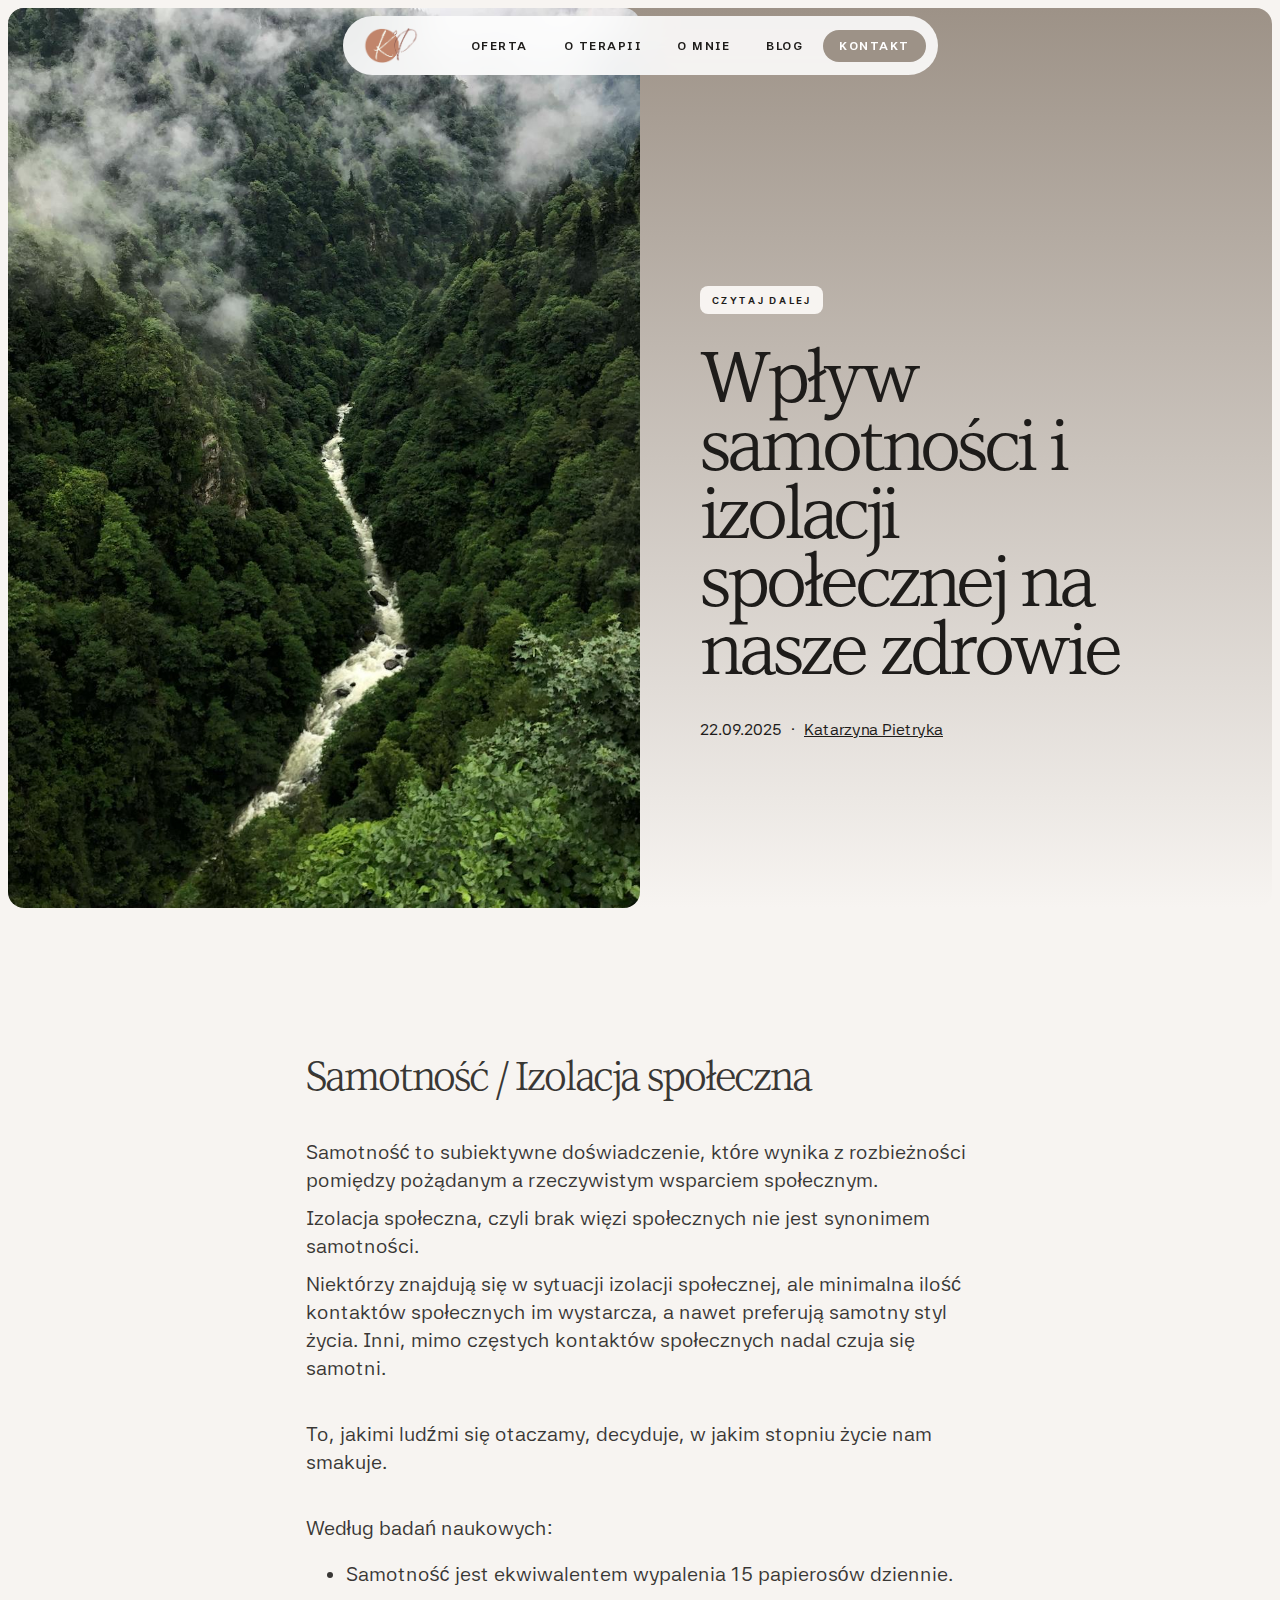
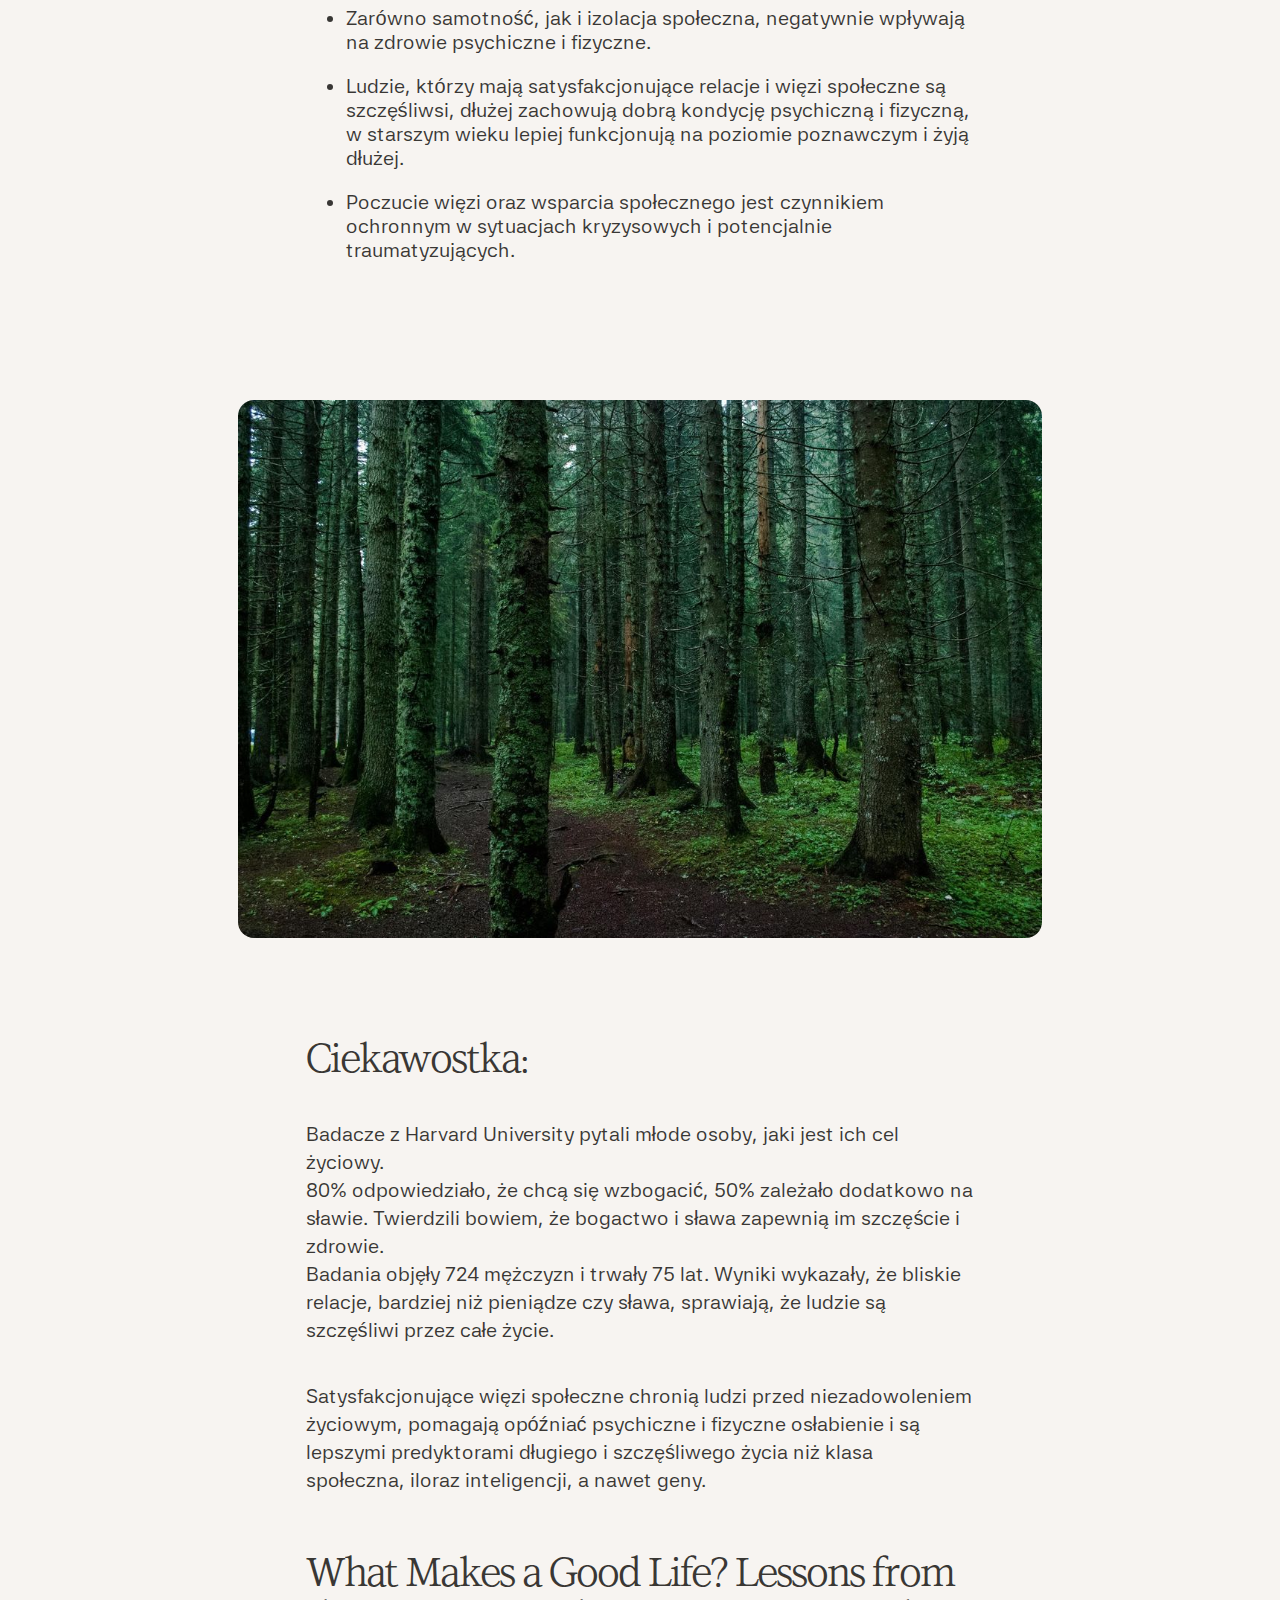
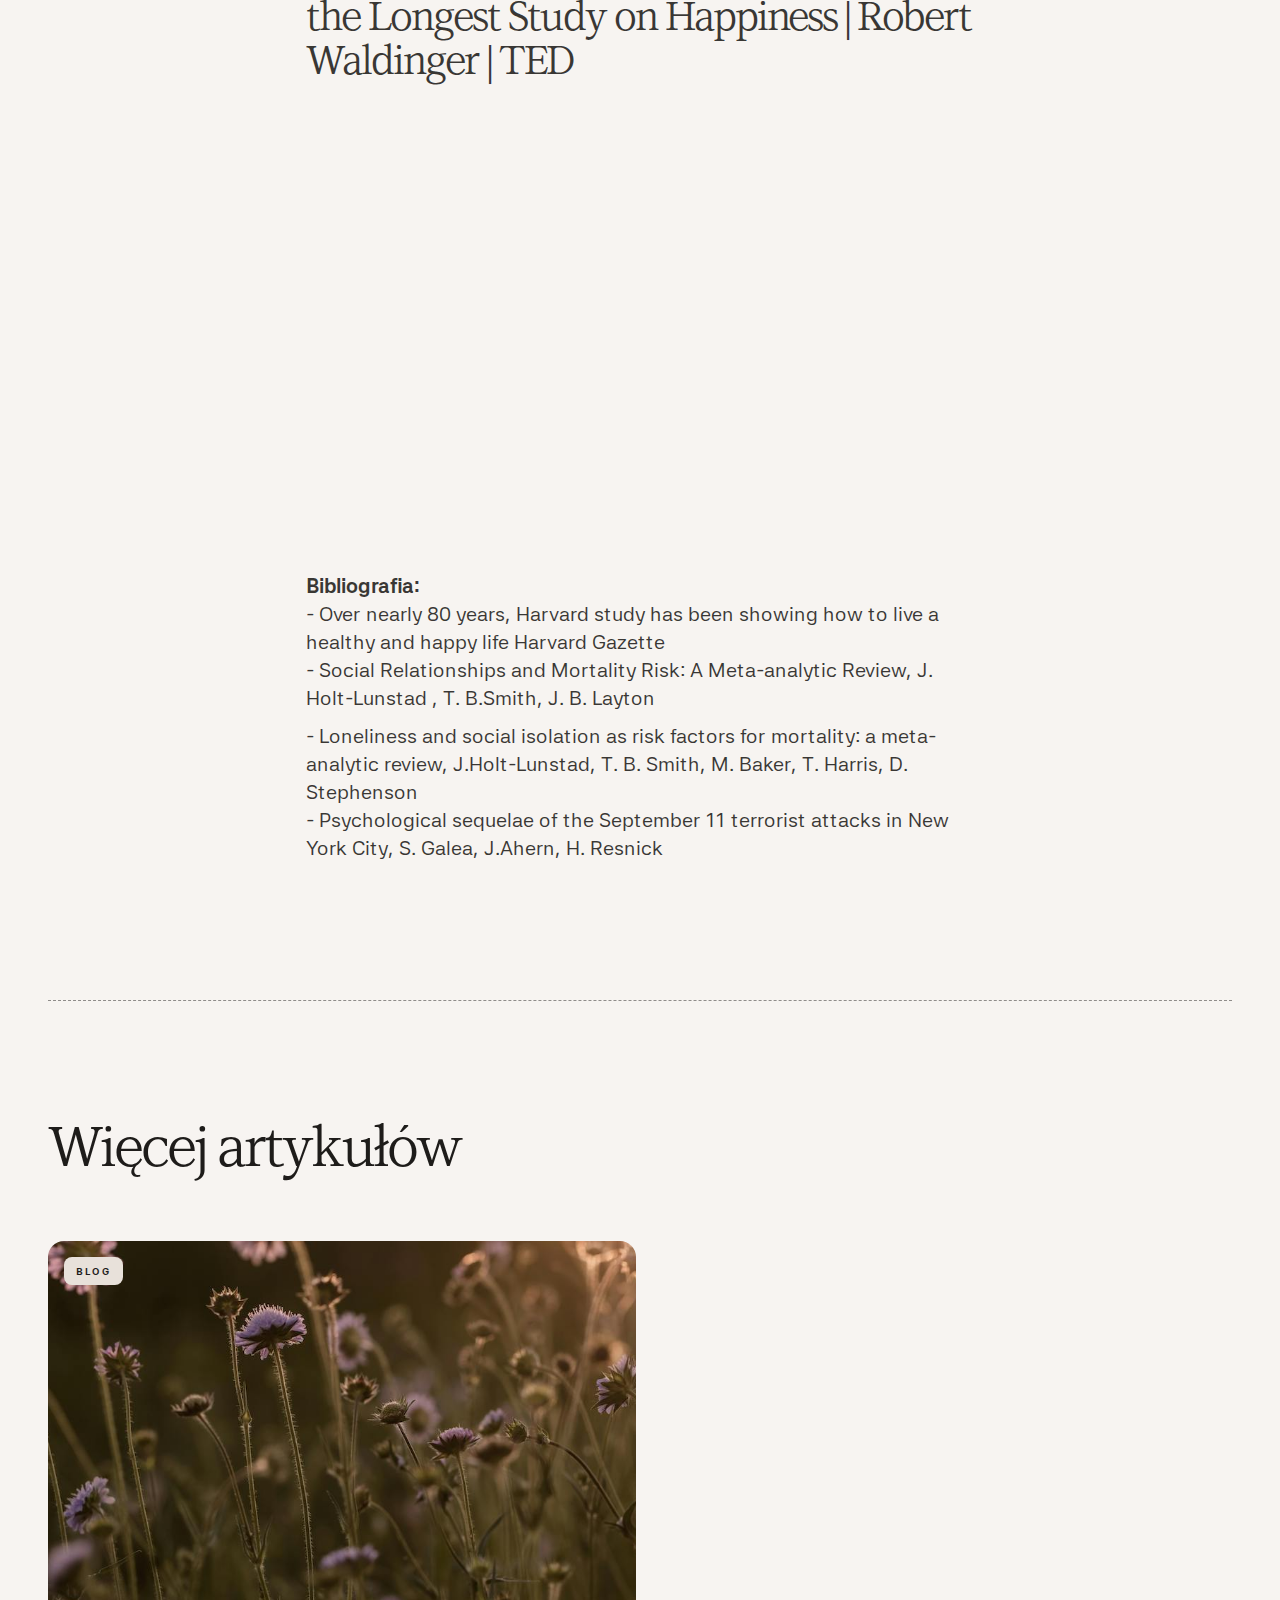
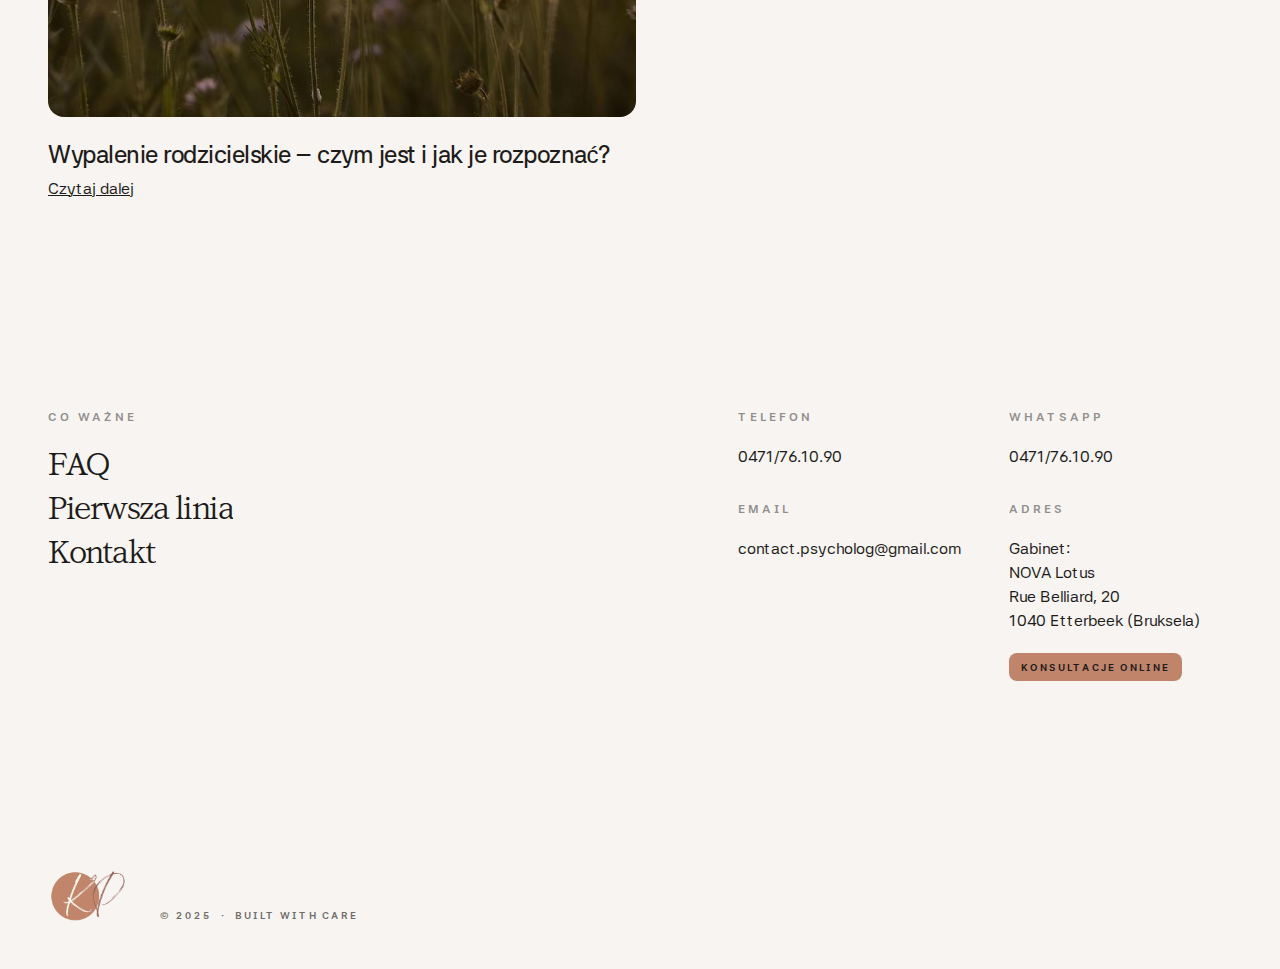
<file: blog/wplyw-samotnosci-i-izolacji-spolecznej-na-nasze-zdrowie.html>
<!DOCTYPE html><!--  This site was created in Webflow. https://webflow.com  --><!--  Last Published: Thu Dec 11 2025 13:37:20 GMT+0000 (Coordinated Universal Time)  -->
<html data-wf-page="693ab02fa1bed537b42b2f6a" data-wf-site="692d7347c38037b5eaa4d504" lang="pl-PL">
<head>
  <meta charset="utf-8">
  <title>Blog | Wplyw samotnosci i izolacji spolecznej na nasze zdrowie</title>
  <meta content="Czujesz się samotny nawet wśród ludzi? To subiektywne cierpienie, które może być bardziej szkodliwe niż palenie. Dowiedz się, czym różni się od izolacji i dlaczego satysfakcjonujące relacje to najważniejszy lek." name="description">
  <meta content="Blog | Wplyw samotnosci i izolacji spolecznej na nasze zdrowie" property="og:title">
  <meta content="Czujesz się samotny nawet wśród ludzi? To subiektywne cierpienie, które może być bardziej szkodliwe niż palenie. Dowiedz się, czym różni się od izolacji i dlaczego satysfakcjonujące relacje to najważniejszy lek." property="og:description">
  <meta content="Blog | Wplyw samotnosci i izolacji spolecznej na nasze zdrowie" property="twitter:title">
  <meta content="Czujesz się samotny nawet wśród ludzi? To subiektywne cierpienie, które może być bardziej szkodliwe niż palenie. Dowiedz się, czym różni się od izolacji i dlaczego satysfakcjonujące relacje to najważniejszy lek." property="twitter:description">
  <meta property="og:type" content="website">
  <meta content="summary_large_image" name="twitter:card">
  <meta content="width=device-width, initial-scale=1" name="viewport">
  <meta content="Webflow" name="generator">
  <link href="../css/normalize.css" rel="stylesheet" type="text/css">
  <link href="../css/webflow.css" rel="stylesheet" type="text/css">
  <link href="../css/katarzynapietryka-com.webflow.css" rel="stylesheet" type="text/css">
  <script type="text/javascript">!function(o,c){var n=c.documentElement,t=" w-mod-";n.className+=t+"js",("ontouchstart"in o||o.DocumentTouch&&c instanceof DocumentTouch)&&(n.className+=t+"touch")}(window,document);</script>
  <link href="../images/favicon.png" rel="shortcut icon" type="image/x-icon">
  <link href="../images/webclip.png" rel="apple-touch-icon">
  <style>
* {
  -webkit-font-smoothing: antialiased;   /* For WebKit (Safari, Chrome) */
  -moz-osx-font-smoothing: grayscale;    /* For macOS Firefox */
  font-smoothing: antialiased;           /* Non-standard, fallback */
  text-rendering: optimizeLegibility;    /* Improves kerning and ligatures */
}
</style>
</head>
<body>
  <div class="master-navigation">
    <div data-animation="default" data-collapse="medium" data-duration="400" data-easing="ease" data-easing2="ease" role="banner" class="navbar w-nav">
      <div class="nav-wrapper">
        <div class="left-nav">
          <div class="menu-button w-nav-button">
            <div class="nav-menu-button">
              <div class="menu-open">
                <div class="icon-menu w-embed"><svg width="100%" height="100%" viewbox="0 0 157 100" fill="currentColor" xmlns="http://www.w3.org/2000/svg">
                    <g mask="url(#mask0_16041_5949)">
                      <path d="M156.765 85.6094H0.0703125V99.8543H156.765V85.6094Z" fill="currentColor"></path>
                      <path d="M156.765 0.140625H0.0703125V14.3856H156.765V0.140625Z" fill="currentColor"></path>
                      <path d="M156.765 42.875H0.0703125V57.1199H156.765V42.875Z" fill="currentColor"></path>
                    </g>
                  </svg></div>
              </div>
              <div class="menu-close">
                <div class="icon-close w-embed"><svg width="100%" height="100%" viewbox="0 0 100 100" fill="currentColor" xmlns="http://www.w3.org/2000/svg">
                    <path d="M98.5347 91.4605C98.9994 91.9251 99.368 92.4764 99.6194 93.0837C99.8707 93.6904 100 94.341 100 94.9976C100 95.6549 99.8707 96.3056 99.6194 96.9122C99.368 97.5188 98.9994 98.0708 98.5347 98.5354C98.0708 98.9994 97.5188 99.3681 96.9122 99.6194C96.3049 99.8707 95.6549 100 94.9976 100C94.341 100 93.6903 99.8707 93.083 99.6194C92.4764 99.3681 91.9251 98.9994 91.4605 98.5354L50.0001 57.0686L8.53981 98.5354C7.60166 99.4734 6.32926 100 5.00253 100C3.67574 100 2.40336 99.4734 1.4652 98.5354C0.527052 97.5968 0 96.3249 0 94.9976C0 93.671 0.527052 92.3984 1.4652 91.4605L42.9317 50.0001L1.4652 8.53981C0.527052 7.60166 0 6.32926 0 5.00252C0 3.67579 0.527052 2.40335 1.4652 1.4652C2.40336 0.527045 3.67574 0 5.00253 0C6.32926 0 7.60166 0.527045 8.53981 1.4652L50.0001 42.9318L91.4605 1.4652C92.3984 0.527045 93.671 0 94.9976 0C96.3242 0 97.5968 0.527045 98.5347 1.4652C99.4734 2.40335 100 3.67579 100 5.00252C100 6.32926 99.4734 7.60166 98.5347 8.53981L57.0685 50.0001L98.5347 91.4605Z" fill="currentColor"></path>
                  </svg></div>
              </div>
            </div>
          </div>
          <a href="/" class="brand-nav w-nav-brand"><img src="../images/KP.png" loading="lazy" alt="" class="nav-logo"></a>
        </div>
        <nav role="navigation" class="nav-menu w-nav-menu">
          <div class="menu-inner-sticky">
            <div class="nav-mobile-menu">
              <a href="/oferta" class="nav-mobile-link w-inline-block">
                <div class="text-h4">Oferta</div>
              </a>
              <a href="/o-terapii" class="nav-mobile-link w-inline-block">
                <div class="text-h4">O terapii</div>
                <div class="offerings-list-mobile">
                  <div class="dropdown-link-nav text-h7">EMDR</div>
                  <div class="dropdown-link-nav text-h7">Brainspotting</div>
                  <div class="dropdown-link-nav text-h7">Medytacja</div>
                  <div class="dropdown-link-nav text-h7">Expressive Breathwork</div>
                  <div class="dropdown-link-nav text-h7">ACT</div>
                  <div class="dropdown-link-nav text-h7">CBT/TCC</div>
                </div>
              </a>
              <a href="/o-mnie" class="nav-mobile-link w-inline-block">
                <div class="text-h4">O mnie</div>
              </a>
              <a href="/blog" class="nav-mobile-link w-inline-block">
                <div class="text-h4">Blog</div>
              </a>
            </div>
            <div data-w-id="aab947cc-4b08-f4b5-b097-324a30b9d18c" class="nav-link-wrap">
              <a href="/oferta" class="link-fixed-nav w-inline-block">
                <div class="button-text-mask small">
                  <div class="button-text-small _1">Oferta</div>
                  <div class="button-text-small _2">oferta</div>
                </div>
              </a>
            </div>
            <div data-hover="true" data-delay="300" data-w-id="4cfb9b2b-9532-963a-ceb6-f81ad1f09504" class="nav-dropdown w-dropdown">
              <div class="dropdown-toggle-nav w-dropdown-toggle">
                <div data-w-id="f460391d-19b6-1f42-43b0-98d68a307163" class="nav-link-wrap">
                  <a href="../o-terapii" class="link-fixed-nav w-inline-block">
                    <div class="button-text-mask small">
                      <div class="button-text-small _1">O terapii</div>
                      <div class="button-text-small _2">o terapii</div>
                    </div>
                  </a>
                </div>
              </div>
              <nav class="dropdown-list-navigation w-dropdown-list">
                <a href="/o-terapii#metody" class="dropdown-menu-nav w-inline-block">
                  <div class="left-dropdown-menu">
                    <div class="label-small text-dark-48">Metody</div>
                    <div class="list-dropdown-menu">
                      <div class="dropdown-link-nav text-h7">EMDR</div>
                      <div class="dropdown-link-nav text-h7">Brainspotting</div>
                      <div class="dropdown-link-nav text-h7">Medytacja</div>
                      <div class="dropdown-link-nav text-h7">Expressive Breathwork</div>
                      <div class="dropdown-link-nav text-h7">ACT</div>
                      <div class="dropdown-link-nav text-h7">CBT/TCC</div>
                    </div>
                  </div>
                  <div class="cta-dropdown-menu">
                    <div class="content-dropdown-cta">
                      <div class="text-wrap-dropdown-cta">
                        <div class="text-large text-bold">Poczytaj o metodach</div>
                        <div>którymi pracuję</div>
                      </div>
                      <div class="cta-small blur-light">
                        <div class="button-text-mask small">
                          <div class="button-text-small _1">Metody</div>
                          <div class="button-text-small _2">Metody</div>
                        </div>
                        <div class="button-bg blur-light"></div>
                      </div>
                    </div>
                    <div class="overlay-dropdown-cta"></div>
                  </div>
                </a>
              </nav>
            </div>
            <div data-w-id="64d05c77-2322-f25f-df27-655b16f4e25c" class="nav-link-wrap">
              <a href="../o-mnie" class="link-fixed-nav w-inline-block">
                <div class="button-text-mask small">
                  <div class="button-text-small _1">o mnie</div>
                  <div class="button-text-small _2">o mnie</div>
                </div>
              </a>
            </div>
            <div data-w-id="88965c86-5926-7b8f-2b68-4a66cca4a070" class="nav-link-wrap">
              <a href="../blog" class="link-fixed-nav w-inline-block">
                <div class="button-text-mask small">
                  <div class="button-text-small _1">blog</div>
                  <div class="button-text-small _2">Blog</div>
                </div>
              </a>
            </div>
            <a href="../kontakt" class="link-fixed-nav main w-inline-block">
              <div class="button-text-mask small">
                <div class="button-text-small _1">Kontakt</div>
                <div class="button-text-small _2">Kontakt</div>
              </div>
            </a>
            <div class="cta-nav-menu">
              <div class="content-dropdown-cta">
                <div class="text-wrap-dropdown-cta">
                  <div class="text-large text-bold">Medytacja</div>
                  <div>Sprawdź co możesz osiągnąć dzięki niej</div>
                </div>
                <a href="/o-terapii#metody" class="cta-small blur-light w-inline-block">
                  <div class="button-text-mask small">
                    <div class="button-text-small _1">Metody</div>
                    <div class="button-text-small _2">Metody</div>
                  </div>
                  <div class="button-bg blur-light"></div>
                </a>
              </div>
              <div class="overlay-nav-cta"></div>
            </div>
          </div>
        </nav>
        <div class="nav-mobile-button">
          <a href="/kontakt" class="cta-main w-inline-block">
            <div class="button-text-mask">
              <div class="button-text _1">Kontakt</div>
              <div class="button-text _2">Kontakt</div>
            </div>
            <div class="button-bg"></div>
          </a>
        </div>
      </div>
    </div>
    <div class="nav-blur-bg">
      <div class="overlay-nav-bg"></div>
    </div>
  </div>
  <div class="article-hero">
    <section class="section hero-article">
      <div class="w-layout-blockcontainer main-container w-container">
        <div class="w-layout-grid article-hero-halves">
          <div class="article-thumbnail-placeholder">
            <div class="article-thumbnail"><img src="../images/blog-1.jpg" loading="lazy" sizes="(max-width: 767px) 100vw, (max-width: 991px) 727.9921875px, 939.9921875px" srcset="../images/blog-1-p-500.jpg 500w, ../images/blog-1-p-800.jpg 800w, ../images/blog-1.jpg 1000w" alt="" class="image-cover"></div>
          </div>
          <div class="article-hero-right">
            <div class="label-master bg-1">
              <div class="label-small">Czytaj dalej</div>
            </div>
            <div class="headline-article">
              <h1 class="no-margins">Wpływ samotności i izolacji społecznej na nasze zdrowie</h1>
            </div>
            <div class="article-info-wrap">
              <div>22.09.2025<br></div>
              <div>·</div>
              <div class="text-underline">Katarzyna Pietryka</div>
            </div>
          </div>
        </div>
      </div>
    </section>
  </div>
  <section class="section article-section">
    <div class="w-layout-blockcontainer main-container small-container w-container">
      <div class="master-article-body">
        <div class="wrap-article-body">
          <div class="article-body w-richtext">
            <h3>Samotność / Izolacja społeczna</h3>
            <p>‍<br>Samotność to subiektywne doświadczenie, które wynika z rozbieżności pomiędzy pożądanym a rzeczywistym wsparciem społecznym.</p>
            <p>Izolacja społeczna, czyli brak więzi społecznych nie jest synonimem samotności.</p>
            <p>Niektórzy znajdują się w sytuacji izolacji społecznej, ale minimalna ilość kontaktów społecznych im wystarcza, a nawet preferują samotny styl życia. Inni, mimo częstych kontaktów społecznych nadal czuja się samotni.</p>
            <p>‍<br>To, jakimi ludźmi się otaczamy, decyduje, w jakim stopniu życie nam smakuje.</p>
            <p>‍<br>Według badań naukowych:</p>
            <ul role="list" class="wrap-list">
              <li class="wrap-list-item">Samotność jest ekwiwalentem wypalenia 15 papierosów dziennie.</li>
              <li class="wrap-list-item">Zarówno samotność, jak i izolacja społeczna, negatywnie wpływają na zdrowie psychiczne i fizyczne.</li>
              <li class="wrap-list-item">Ludzie, którzy mają satysfakcjonujące relacje i więzi społeczne są szczęśliwsi, dłużej zachowują dobrą kondycję psychiczną i fizyczną, w starszym wieku lepiej funkcjonują na poziomie poznawczym i żyją dłużej.</li>
              <li class="wrap-list-item">Poczucie więzi oraz wsparcia społecznego jest czynnikiem ochronnym w sytuacjach kryzysowych i potencjalnie traumatyzujących.</li>
            </ul>
            <p>‍</p>
          </div>
        </div>
        <div class="wrap-image"><img src="../images/blog-4.jpg" loading="lazy" sizes="(max-width: 767px) 100vw, (max-width: 991px) 727.984375px, 939.9921875px" srcset="../images/blog-4-p-500.jpg 500w, ../images/blog-4-p-800.jpg 800w, ../images/blog-4-p-1080.jpg 1080w, ../images/blog-4-p-1600.jpg 1600w, ../images/blog-4.jpg 2000w" alt="" class="radius"></div>
        <div class="wrap-article-body">
          <div class="article-body w-richtext">
            <h3>Ciekawostka:</h3>
            <p>‍<br>Badacze z Harvard University pytali młode osoby, jaki jest ich cel życiowy.<br>80% odpowiedziało, że chcą się wzbogacić, 50% zależało dodatkowo na sławie. Twierdzili bowiem, że bogactwo i sława zapewnią im szczęście i zdrowie.<br>Badania objęły 724 mężczyzn i trwały 75 lat. Wyniki wykazały, że bliskie relacje, bardziej niż pieniądze czy sława, sprawiają, że ludzie są szczęśliwi przez całe życie.</p>
            <p>‍<br>Satysfakcjonujące więzi społeczne chronią ludzi przed niezadowoleniem życiowym, pomagają opóźniać psychiczne i fizyczne osłabienie i są lepszymi predyktorami długiego i szczęśliwego życia niż klasa społeczna, iloraz inteligencji, a nawet geny.</p>
            <p>‍</p>
            <h3>What Makes a Good Life? Lessons from the Longest Study on Happiness | Robert Waldinger | TED</h3>
            <h3>‍</h3>
          </div>
          <div style="padding-top:56.17021276595745%" class="w-embed-youtubevideo"><iframe src="https://www.youtube.com/embed/8KkKuTCFvzI?rel=0&amp;controls=1&amp;autoplay=0&amp;mute=0&amp;start=0" frameborder="0" style="position:absolute;left:0;top:0;width:100%;height:100%;pointer-events:auto" allow="autoplay; encrypted-media" allowfullscreen="" title="What Makes a Good Life? Lessons from the Longest Study on Happiness | Robert Waldinger | TED"></iframe></div>
          <div class="article-body w-richtext">
            <p>‍</p>
            <p><strong>Bibliografia:</strong><br>- Over nearly 80 years, Harvard study has been showing how to live a healthy and happy life Harvard Gazette<br>- Social Relationships and Mortality Risk: A Meta-analytic Review, J. Holt-Lunstad , T. B.Smith, J. B. Layton</p>
            <p>- Loneliness and social isolation as risk factors for mortality: a meta-analytic review, J.Holt-Lunstad, T. B. Smith, M. Baker, T. Harris, D. Stephenson<br>- Psychological sequelae of the September 11 terrorist attacks in New York City, S. Galea, J.Ahern, H. Resnick</p>
            <p>‍</p>
          </div>
        </div>
      </div>
    </div>
  </section>
  <section class="section article-more-section">
    <div class="w-layout-blockcontainer main-container w-container">
      <div class="section-divider article-bottom"></div>
      <div class="headline-journals">
        <h2 animate="title" class="no-margins">Więcej artykułów</h2>
      </div>
      <div class="journals">
        <div class="blog-halves">
          <a href="/blog/wypalenie-rodzicielskie" class="article-card w-inline-block">
            <div class="article-card-thumbnail">
              <div class="article-tag-master">
                <div class="label-master bg-2">
                  <div class="label-small">Blog</div>
                </div>
              </div><img src="../images/blog-2.jpg" loading="lazy" sizes="(max-width: 767px) 100vw, (max-width: 991px) 727.9921875px, 939.9921875px" srcset="../images/blog-2-p-500.jpg 500w, ../images/blog-2-p-800.jpg 800w, ../images/blog-2.jpg 1000w" alt="" class="image-cover parallax">
              <div class="article-hover-state"><img src="../images/read.png" loading="lazy" alt="" class="article-hover-image"></div>
            </div>
            <div class="article-bottom-info">
              <div class="text-h6">Wypalenie rodzicielskie – czym jest i jak je rozpoznać?</div>
              <div class="text-wavy-underline">Czytaj dalej</div>
            </div>
          </a>
        </div>
      </div>
    </div>
  </section>
  <section class="footer">
    <div class="w-layout-blockcontainer main-container w-container">
      <div class="w-layout-grid footer-halves">
        <div id="w-node-_6c6719f6-ac3b-fee1-6a35-bdb5f72f6eb3-d0446e59" class="left-footer">
          <div class="wrap-column-footer">
            <div class="label text-dark-48">co Ważne</div>
            <div class="link-list-footer">
              <a href="/o-terapii#faq" class="link-footer-large w-inline-block">
                <div class="text-footer-link _1">FAQ</div>
                <div class="text-footer-link _2">FAQ</div>
              </a>
              <a href="/#FirstLineHelp" class="link-footer-large w-inline-block">
                <div class="text-footer-link _1">Pierwsza linia</div>
                <div class="text-footer-link _2">Pierwsza linia</div>
              </a>
              <a href="/kontakt" class="link-footer-large w-inline-block">
                <div class="text-footer-link _1">Kontakt</div>
                <div class="text-footer-link _2">Kontakt</div>
              </a>
            </div>
          </div>
        </div>
        <div id="w-node-_6c6719f6-ac3b-fee1-6a35-bdb5f72f6f06-d0446e59" class="right-footer">
          <div class="w-layout-grid grid-footer-info">
            <div class="info-block-footer">
              <div class="label text-dark-48">telefon</div>
              <div>
                <a href="tel:+6281234768291" class="text-dark"><span>0471/76.10.90</span></a><br>
              </div>
            </div>
            <div class="info-block-footer">
              <div class="label text-dark-48">WhatsApp</div>
              <div class="text-dark">
                <a href="tel:+6281234768291" class="text-dark">0471/76.10.90</a>
              </div>
            </div>
            <div class="info-block-footer">
              <div class="label text-dark-48">Email</div>
              <div>
                <a href="mailto:contact.psycholog@gmail.com?subject=hi" class="link">contact.psycholog@gmail.com</a>
              </div>
            </div>
            <div class="info-block-footer">
              <div class="label text-dark-48">Adres</div>
              <div>Gabinet:<br>NOVA Lotus<br>Rue Belliard, 20<br>1040 Etterbeek (Bruksela)<br></div>
              <div class="label-master accent-1">
                <div class="label-small">Konsultacje online</div>
              </div>
            </div>
          </div>
        </div>
      </div>
      <div class="footer-bottom-tile">
        <div class="left-bottom-footer">
          <a href="/" class="brand-footer w-inline-block"><img loading="lazy" src="../images/KP.png" alt="" class="logo-footer"></a>
          <div class="footer-bottom-left">
            <div class="label-small text-dark-64">© 2025</div>
            <div class="label-small text-dark-64">·</div>
            <div class="label-small text-dark-64">Built with care</div>
          </div>
        </div>
        <div class="right-bottom-footer hide">
          <a href="../legal" class="label-small text-dark-64">Terms</a>
          <div class="label-small text-dark-64">·</div>
          <a href="../template/style-guide" class="label-small text-dark-64">Style Guide</a>
          <div class="label-small text-dark-64">·</div>
          <a href="../template/licenses" class="label-small text-dark-64">Licenses</a>
          <div class="label-small text-dark-64">·</div>
          <a href="../template/changelog" class="label-small text-dark-64">Changelog</a>
        </div>
      </div>
    </div>
  </section>
  <script src="https://d3e54v103j8qbb.cloudfront.net/js/jquery-3.5.1.min.dc5e7f18c8.js?site=692d7347c38037b5eaa4d504" type="text/javascript" integrity="sha256-9/aliU8dGd2tb6OSsuzixeV4y/faTqgFtohetphbbj0=" crossorigin="anonymous"></script>
  <script src="../js/webflow.js" type="text/javascript"></script>
  <script src="https://cdn.prod.website-files.com/gsap/3.13.0/gsap.min.js" type="text/javascript"></script>
  <script src="https://cdn.prod.website-files.com/gsap/3.13.0/Flip.min.js" type="text/javascript"></script>
  <script src="https://cdn.prod.website-files.com/gsap/3.13.0/ScrollTrigger.min.js" type="text/javascript"></script>
  <script src="https://cdn.prod.website-files.com/gsap/3.13.0/ScrollToPlugin.min.js" type="text/javascript"></script>
  <script type="text/javascript">gsap.registerPlugin(Flip,ScrollTrigger,ScrollToPlugin);</script>
</body>
</html>
</file>
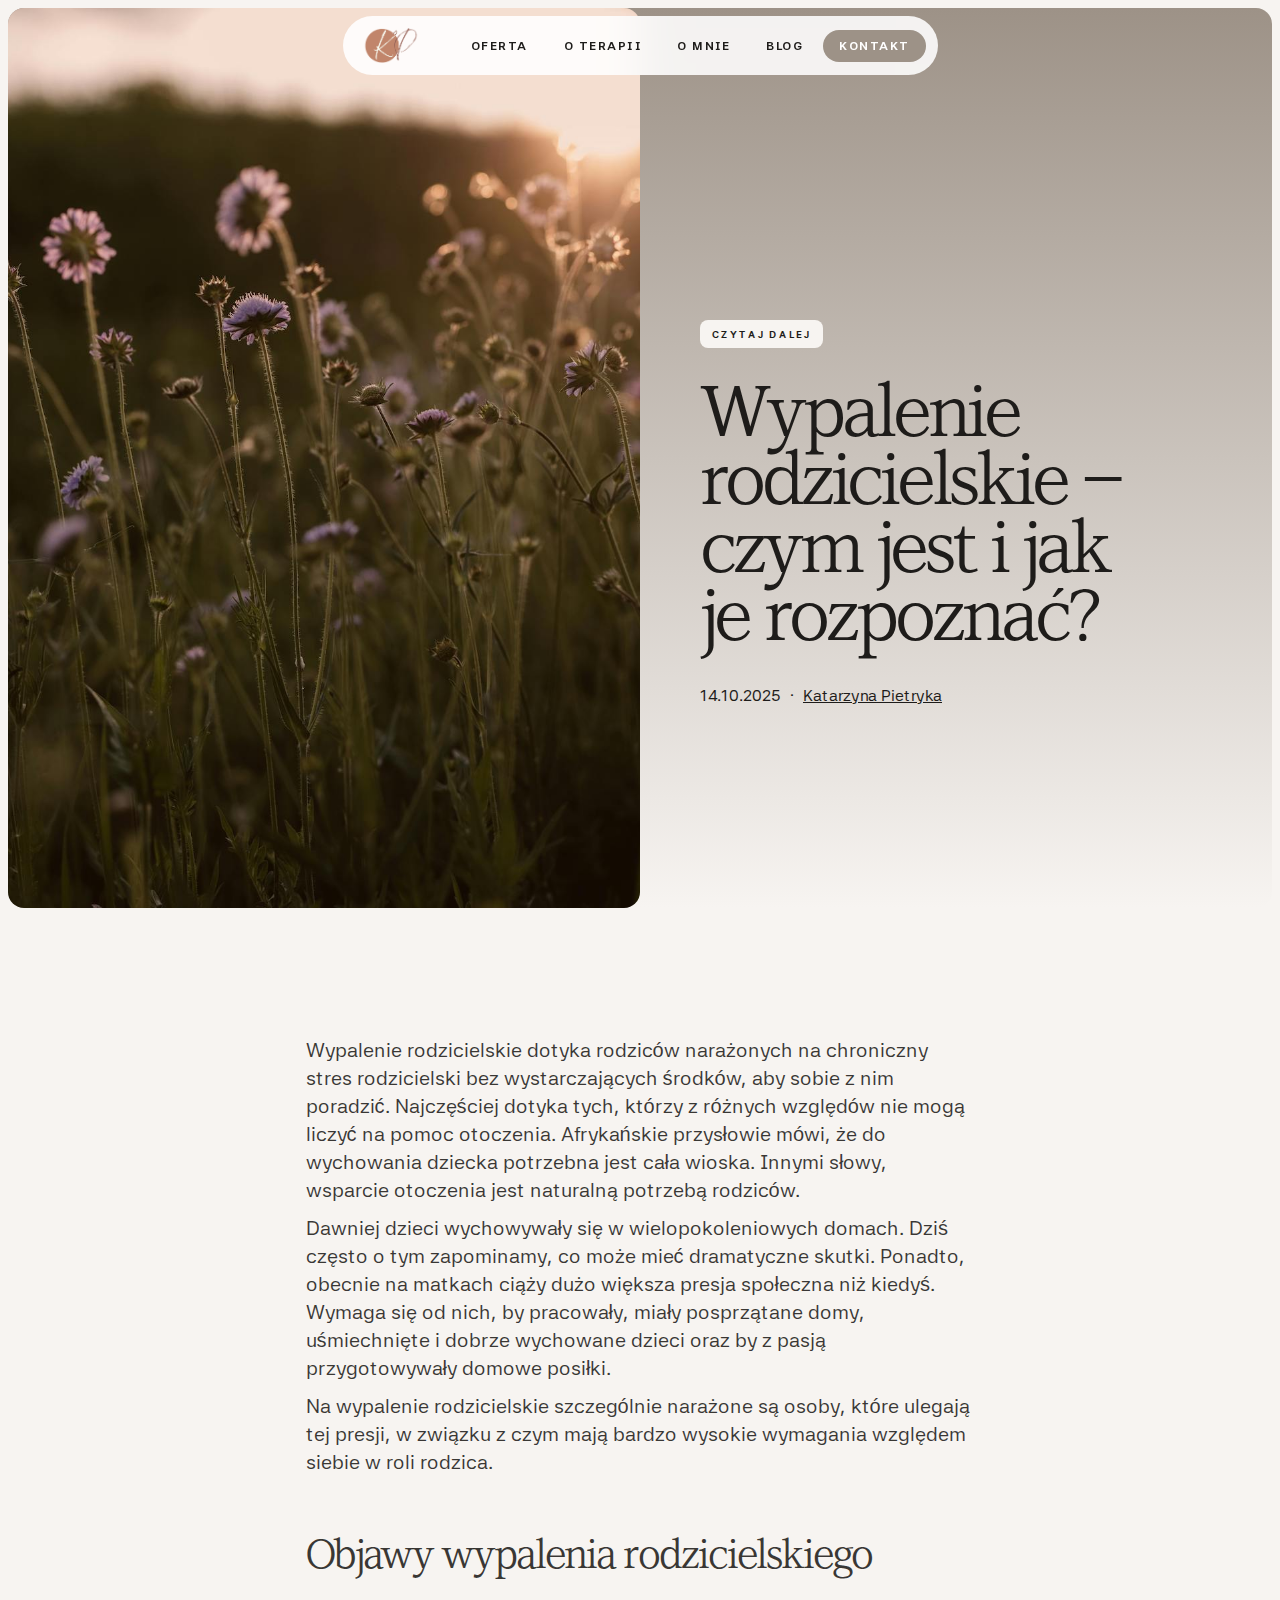
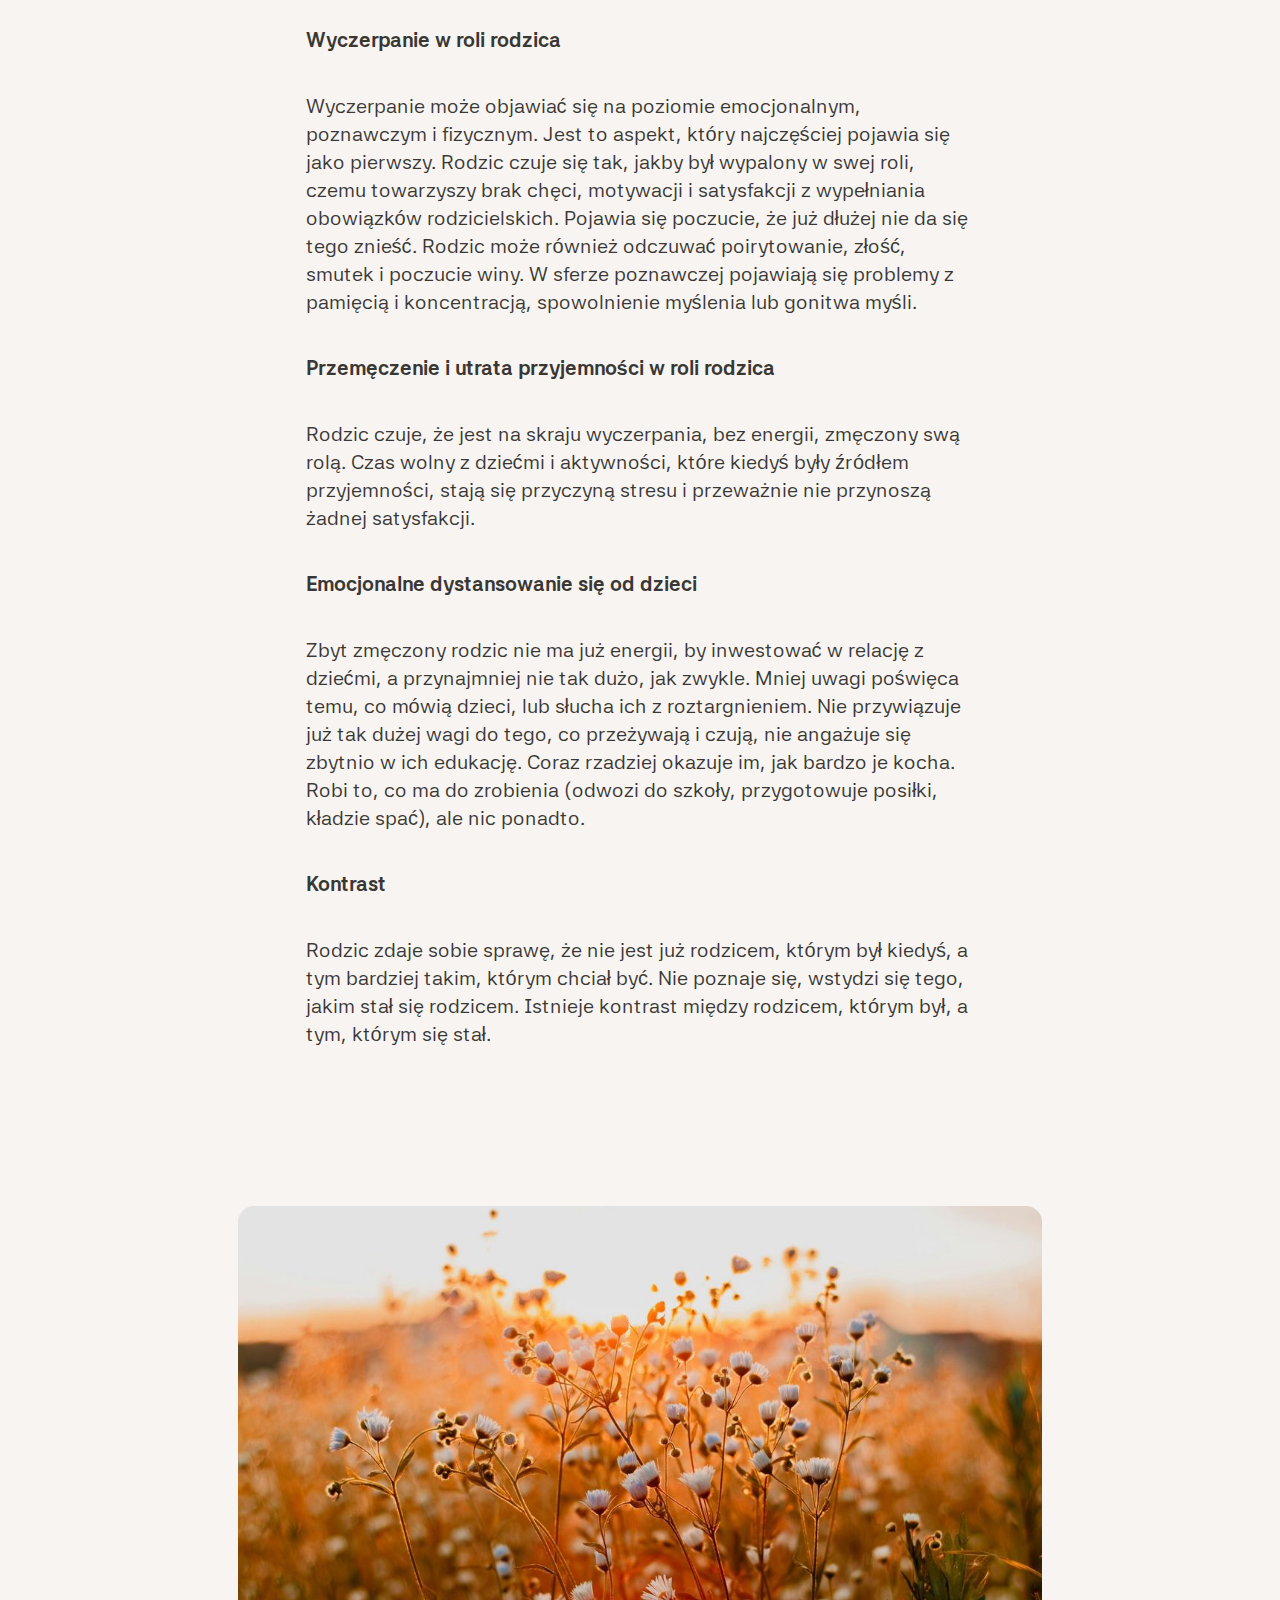
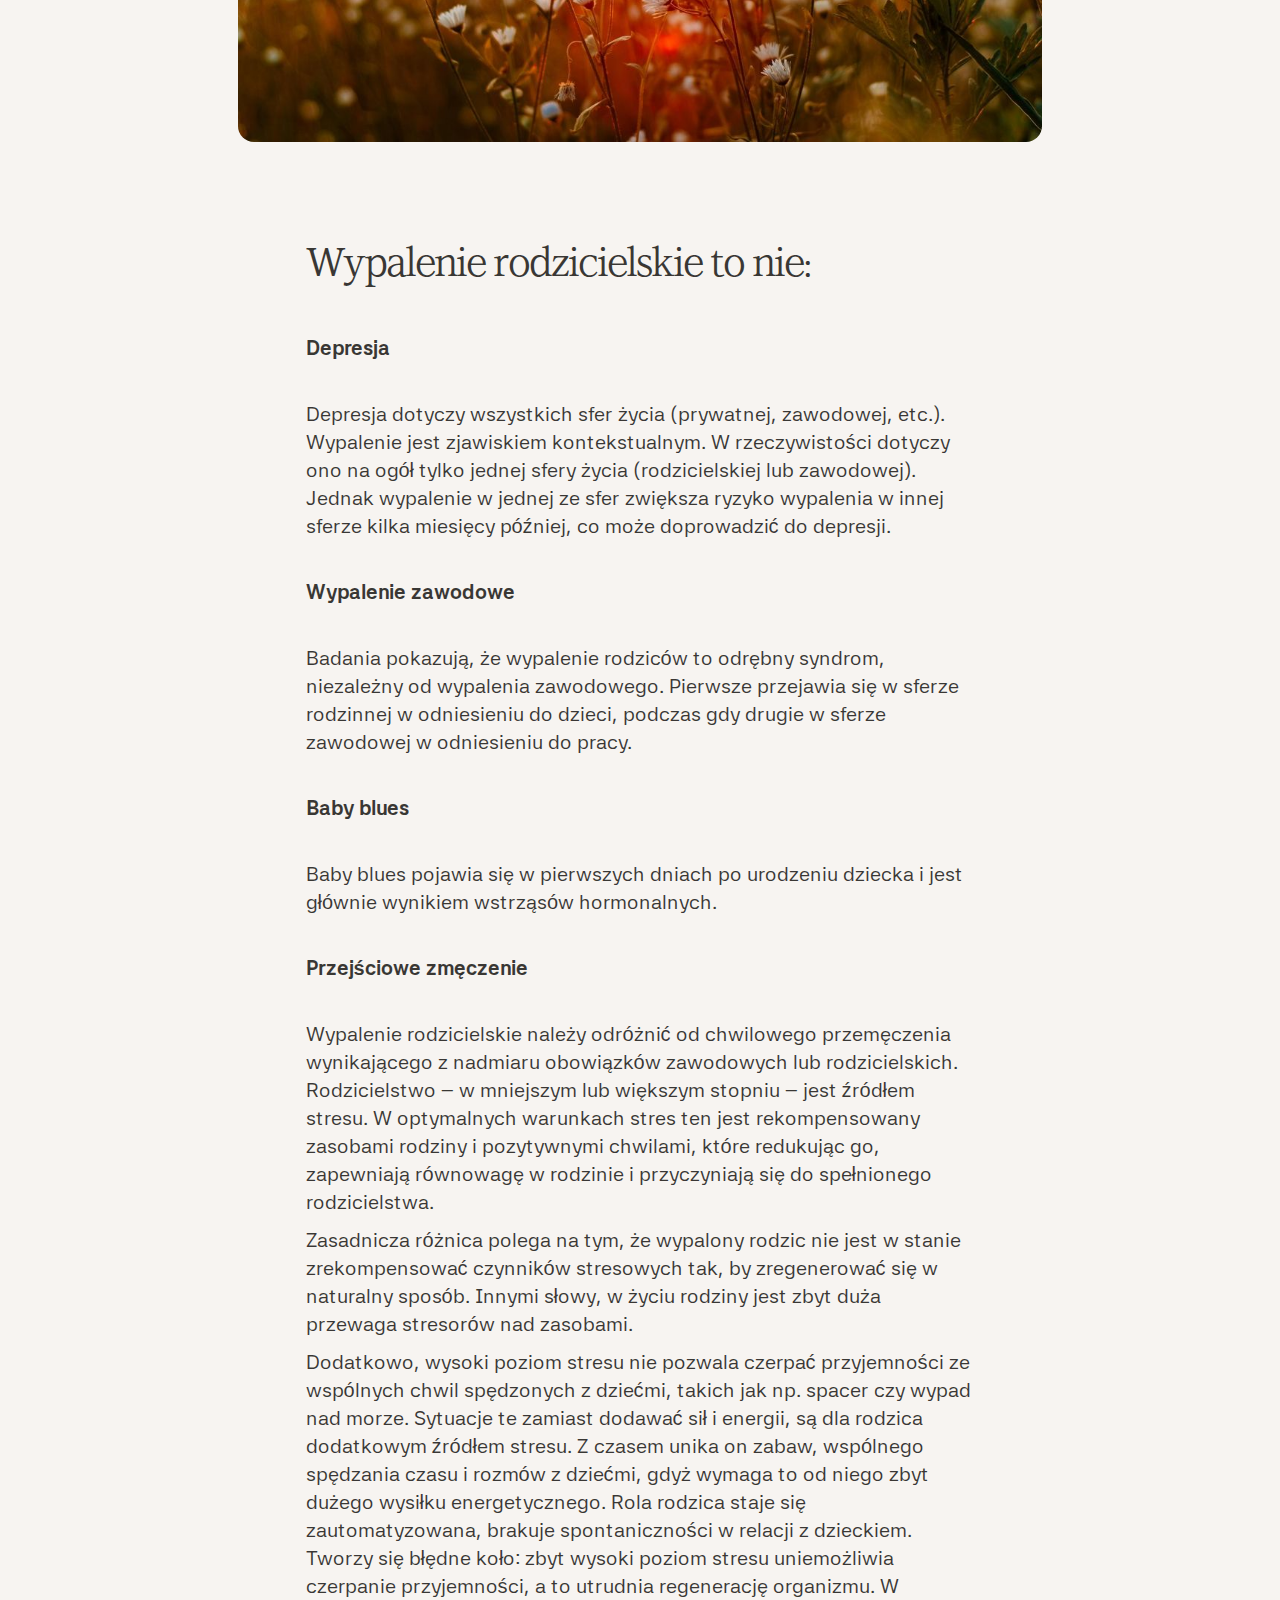
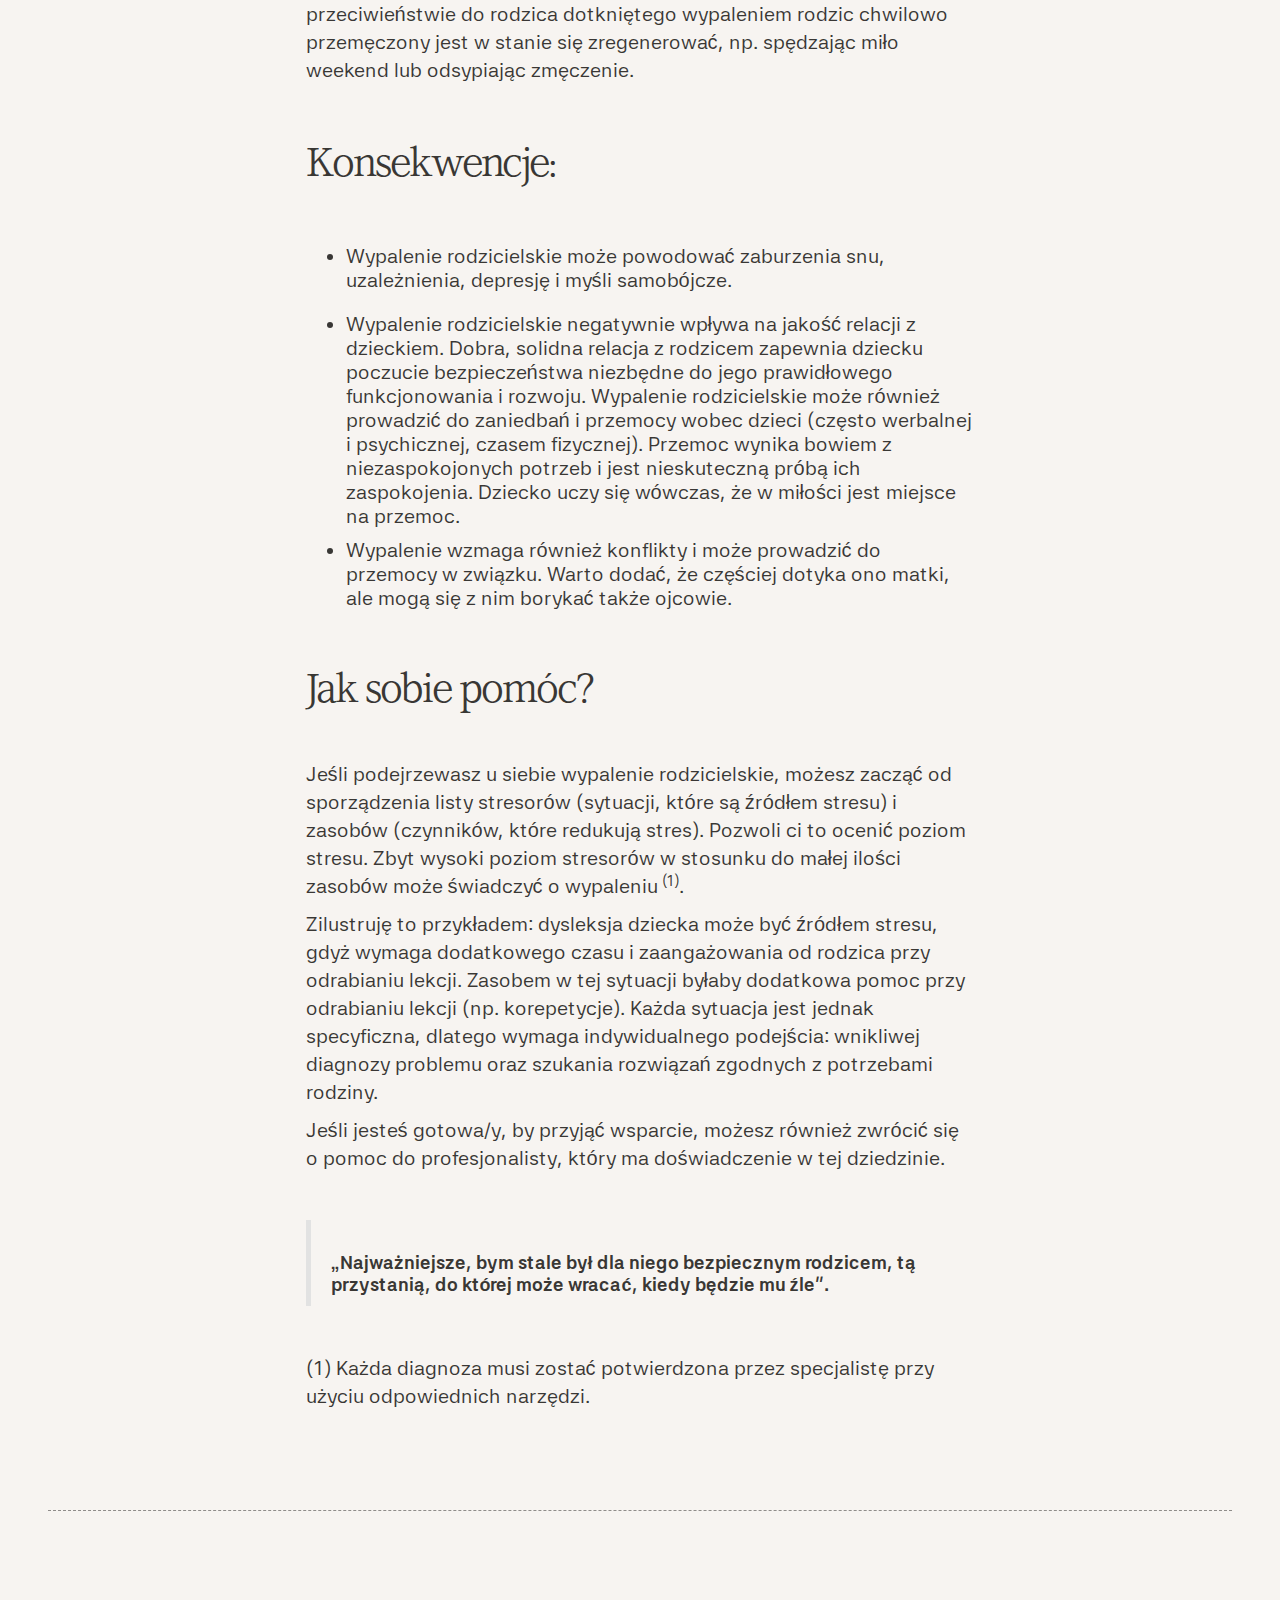
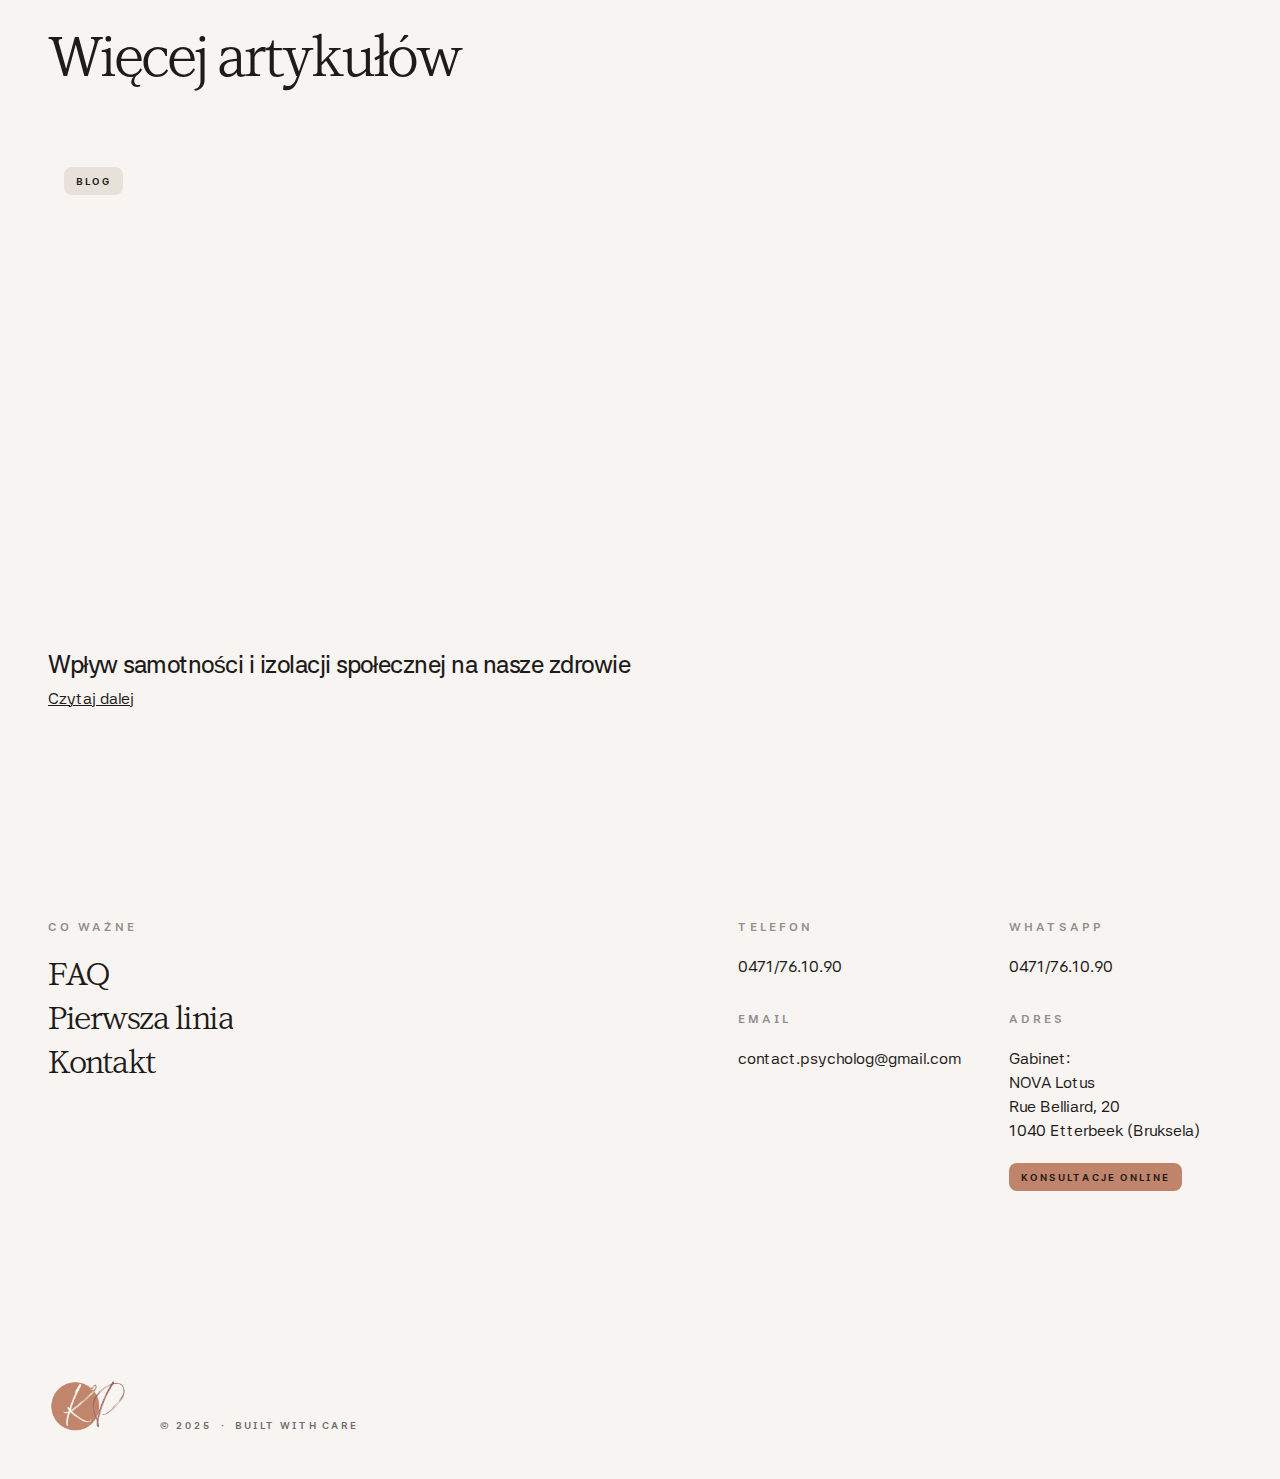
<file: blog/wypalenie-rodzicielskie.html>
<!DOCTYPE html><!--  This site was created in Webflow. https://webflow.com  --><!--  Last Published: Thu Dec 11 2025 13:37:20 GMT+0000 (Coordinated Universal Time)  -->
<html data-wf-page="693a9d7f53e10da0f69bcc1b" data-wf-site="692d7347c38037b5eaa4d504" lang="pl-PL">
<head>
  <meta charset="utf-8">
  <title>Blog | Wypalenie Rodzicielskie</title>
  <meta content="Do wychowania dziecka potrzebna jest cała wioska, a tymczasem współcześni rodzice często zostają z tym sami. Co dzieje się, gdy chroniczny stres rodzicielski spotyka się z brakiem wsparcia i presją bycia idealnym?" name="description">
  <meta content="Blog | Wypalenie Rodzicielskie" property="og:title">
  <meta content="Do wychowania dziecka potrzebna jest cała wioska, a tymczasem współcześni rodzice często zostają z tym sami. Co dzieje się, gdy chroniczny stres rodzicielski spotyka się z brakiem wsparcia i presją bycia idealnym?" property="og:description">
  <meta content="Blog | Wypalenie Rodzicielskie" property="twitter:title">
  <meta content="Do wychowania dziecka potrzebna jest cała wioska, a tymczasem współcześni rodzice często zostają z tym sami. Co dzieje się, gdy chroniczny stres rodzicielski spotyka się z brakiem wsparcia i presją bycia idealnym?" property="twitter:description">
  <meta property="og:type" content="website">
  <meta content="summary_large_image" name="twitter:card">
  <meta content="width=device-width, initial-scale=1" name="viewport">
  <meta content="Webflow" name="generator">
  <link href="../css/normalize.css" rel="stylesheet" type="text/css">
  <link href="../css/webflow.css" rel="stylesheet" type="text/css">
  <link href="../css/katarzynapietryka-com.webflow.css" rel="stylesheet" type="text/css">
  <script type="text/javascript">!function(o,c){var n=c.documentElement,t=" w-mod-";n.className+=t+"js",("ontouchstart"in o||o.DocumentTouch&&c instanceof DocumentTouch)&&(n.className+=t+"touch")}(window,document);</script>
  <link href="../images/favicon.png" rel="shortcut icon" type="image/x-icon">
  <link href="../images/webclip.png" rel="apple-touch-icon">
  <style>
* {
  -webkit-font-smoothing: antialiased;   /* For WebKit (Safari, Chrome) */
  -moz-osx-font-smoothing: grayscale;    /* For macOS Firefox */
  font-smoothing: antialiased;           /* Non-standard, fallback */
  text-rendering: optimizeLegibility;    /* Improves kerning and ligatures */
}
</style>
</head>
<body>
  <div class="master-navigation">
    <div data-animation="default" data-collapse="medium" data-duration="400" data-easing="ease" data-easing2="ease" role="banner" class="navbar w-nav">
      <div class="nav-wrapper">
        <div class="left-nav">
          <div class="menu-button w-nav-button">
            <div class="nav-menu-button">
              <div class="menu-open">
                <div class="icon-menu w-embed"><svg width="100%" height="100%" viewbox="0 0 157 100" fill="currentColor" xmlns="http://www.w3.org/2000/svg">
                    <g mask="url(#mask0_16041_5949)">
                      <path d="M156.765 85.6094H0.0703125V99.8543H156.765V85.6094Z" fill="currentColor"></path>
                      <path d="M156.765 0.140625H0.0703125V14.3856H156.765V0.140625Z" fill="currentColor"></path>
                      <path d="M156.765 42.875H0.0703125V57.1199H156.765V42.875Z" fill="currentColor"></path>
                    </g>
                  </svg></div>
              </div>
              <div class="menu-close">
                <div class="icon-close w-embed"><svg width="100%" height="100%" viewbox="0 0 100 100" fill="currentColor" xmlns="http://www.w3.org/2000/svg">
                    <path d="M98.5347 91.4605C98.9994 91.9251 99.368 92.4764 99.6194 93.0837C99.8707 93.6904 100 94.341 100 94.9976C100 95.6549 99.8707 96.3056 99.6194 96.9122C99.368 97.5188 98.9994 98.0708 98.5347 98.5354C98.0708 98.9994 97.5188 99.3681 96.9122 99.6194C96.3049 99.8707 95.6549 100 94.9976 100C94.341 100 93.6903 99.8707 93.083 99.6194C92.4764 99.3681 91.9251 98.9994 91.4605 98.5354L50.0001 57.0686L8.53981 98.5354C7.60166 99.4734 6.32926 100 5.00253 100C3.67574 100 2.40336 99.4734 1.4652 98.5354C0.527052 97.5968 0 96.3249 0 94.9976C0 93.671 0.527052 92.3984 1.4652 91.4605L42.9317 50.0001L1.4652 8.53981C0.527052 7.60166 0 6.32926 0 5.00252C0 3.67579 0.527052 2.40335 1.4652 1.4652C2.40336 0.527045 3.67574 0 5.00253 0C6.32926 0 7.60166 0.527045 8.53981 1.4652L50.0001 42.9318L91.4605 1.4652C92.3984 0.527045 93.671 0 94.9976 0C96.3242 0 97.5968 0.527045 98.5347 1.4652C99.4734 2.40335 100 3.67579 100 5.00252C100 6.32926 99.4734 7.60166 98.5347 8.53981L57.0685 50.0001L98.5347 91.4605Z" fill="currentColor"></path>
                  </svg></div>
              </div>
            </div>
          </div>
          <a href="/" class="brand-nav w-nav-brand"><img src="../images/KP.png" loading="lazy" alt="" class="nav-logo"></a>
        </div>
        <nav role="navigation" class="nav-menu w-nav-menu">
          <div class="menu-inner-sticky">
            <div class="nav-mobile-menu">
              <a href="/oferta" class="nav-mobile-link w-inline-block">
                <div class="text-h4">Oferta</div>
              </a>
              <a href="/o-terapii" class="nav-mobile-link w-inline-block">
                <div class="text-h4">O terapii</div>
                <div class="offerings-list-mobile">
                  <div class="dropdown-link-nav text-h7">EMDR</div>
                  <div class="dropdown-link-nav text-h7">Brainspotting</div>
                  <div class="dropdown-link-nav text-h7">Medytacja</div>
                  <div class="dropdown-link-nav text-h7">Expressive Breathwork</div>
                  <div class="dropdown-link-nav text-h7">ACT</div>
                  <div class="dropdown-link-nav text-h7">CBT/TCC</div>
                </div>
              </a>
              <a href="/o-mnie" class="nav-mobile-link w-inline-block">
                <div class="text-h4">O mnie</div>
              </a>
              <a href="/blog" class="nav-mobile-link w-inline-block">
                <div class="text-h4">Blog</div>
              </a>
            </div>
            <div data-w-id="aab947cc-4b08-f4b5-b097-324a30b9d18c" class="nav-link-wrap">
              <a href="/oferta" class="link-fixed-nav w-inline-block">
                <div class="button-text-mask small">
                  <div class="button-text-small _1">Oferta</div>
                  <div class="button-text-small _2">oferta</div>
                </div>
              </a>
            </div>
            <div data-hover="true" data-delay="300" data-w-id="4cfb9b2b-9532-963a-ceb6-f81ad1f09504" class="nav-dropdown w-dropdown">
              <div class="dropdown-toggle-nav w-dropdown-toggle">
                <div data-w-id="f460391d-19b6-1f42-43b0-98d68a307163" class="nav-link-wrap">
                  <a href="/o-terapii" class="link-fixed-nav w-inline-block">
                    <div class="button-text-mask small">
                      <div class="button-text-small _1">O terapii</div>
                      <div class="button-text-small _2">o terapii</div>
                    </div>
                  </a>
                </div>
              </div>
              <nav class="dropdown-list-navigation w-dropdown-list">
                <a href="/o-terapii#metody" class="dropdown-menu-nav w-inline-block">
                  <div class="left-dropdown-menu">
                    <div class="label-small text-dark-48">Metody</div>
                    <div class="list-dropdown-menu">
                      <div class="dropdown-link-nav text-h7">EMDR</div>
                      <div class="dropdown-link-nav text-h7">Brainspotting</div>
                      <div class="dropdown-link-nav text-h7">Medytacja</div>
                      <div class="dropdown-link-nav text-h7">Expressive Breathwork</div>
                      <div class="dropdown-link-nav text-h7">ACT</div>
                      <div class="dropdown-link-nav text-h7">CBT/TCC</div>
                    </div>
                  </div>
                  <div class="cta-dropdown-menu">
                    <div class="content-dropdown-cta">
                      <div class="text-wrap-dropdown-cta">
                        <div class="text-large text-bold">Poczytaj o metodach</div>
                        <div>którymi pracuję</div>
                      </div>
                      <div class="cta-small blur-light">
                        <div class="button-text-mask small">
                          <div class="button-text-small _1">Metody</div>
                          <div class="button-text-small _2">Metody</div>
                        </div>
                        <div class="button-bg blur-light"></div>
                      </div>
                    </div>
                    <div class="overlay-dropdown-cta"></div>
                  </div>
                </a>
              </nav>
            </div>
            <div data-w-id="64d05c77-2322-f25f-df27-655b16f4e25c" class="nav-link-wrap">
              <a href="/o-mnie" class="link-fixed-nav w-inline-block">
                <div class="button-text-mask small">
                  <div class="button-text-small _1">o mnie</div>
                  <div class="button-text-small _2">o mnie</div>
                </div>
              </a>
            </div>
            <div data-w-id="88965c86-5926-7b8f-2b68-4a66cca4a070" class="nav-link-wrap">
              <a href="/blog" class="link-fixed-nav w-inline-block">
                <div class="button-text-mask small">
                  <div class="button-text-small _1">blog</div>
                  <div class="button-text-small _2">Blog</div>
                </div>
              </a>
            </div>
            <a href="/kontakt" class="link-fixed-nav main w-inline-block">
              <div class="button-text-mask small">
                <div class="button-text-small _1">Kontakt</div>
                <div class="button-text-small _2">Kontakt</div>
              </div>
            </a>
            <div class="cta-nav-menu">
              <div class="content-dropdown-cta">
                <div class="text-wrap-dropdown-cta">
                  <div class="text-large text-bold">Medytacja</div>
                  <div>Sprawdź co możesz osiągnąć dzięki niej</div>
                </div>
                <a href="/o-terapii#metody" class="cta-small blur-light w-inline-block">
                  <div class="button-text-mask small">
                    <div class="button-text-small _1">Metody</div>
                    <div class="button-text-small _2">Metody</div>
                  </div>
                  <div class="button-bg blur-light"></div>
                </a>
              </div>
              <div class="overlay-nav-cta"></div>
            </div>
          </div>
        </nav>
        <div class="nav-mobile-button">
          <a href="/kontakt" class="cta-main w-inline-block">
            <div class="button-text-mask">
              <div class="button-text _1">Kontakt</div>
              <div class="button-text _2">Kontakt</div>
            </div>
            <div class="button-bg"></div>
          </a>
        </div>
      </div>
    </div>
    <div class="nav-blur-bg">
      <div class="overlay-nav-bg"></div>
    </div>
  </div>
  <div class="article-hero">
    <section class="section hero-article">
      <div class="w-layout-blockcontainer main-container w-container">
        <div class="w-layout-grid article-hero-halves">
          <div class="article-thumbnail-placeholder">
            <div class="article-thumbnail"><img src="../images/blog-2.jpg" loading="lazy" sizes="(max-width: 767px) 100vw, (max-width: 991px) 727.9921875px, 939.9921875px" srcset="../images/blog-2-p-500.jpg 500w, ../images/blog-2-p-800.jpg 800w, ../images/blog-2.jpg 1000w" alt="" class="image-cover"></div>
          </div>
          <div class="article-hero-right">
            <div class="label-master bg-1">
              <div class="label-small">Czytaj dalej</div>
            </div>
            <div class="headline-article">
              <h1 class="no-margins">Wypalenie rodzicielskie – czym jest i jak je rozpoznać?</h1>
            </div>
            <div class="article-info-wrap">
              <div>14.10.2025<br></div>
              <div>·</div>
              <div class="text-underline">Katarzyna Pietryka</div>
            </div>
          </div>
        </div>
      </div>
    </section>
  </div>
  <section class="section article-section">
    <div class="w-layout-blockcontainer main-container small-container w-container">
      <div class="master-article-body">
        <div class="wrap-article-body">
          <div class="article-body w-richtext">
            <p>Wypalenie rodzicielskie dotyka rodziców narażonych na chroniczny stres rodzicielski bez wystarczających środków, aby sobie z nim poradzić. Najczęściej dotyka tych, którzy z różnych względów nie mogą liczyć na pomoc otoczenia. Afrykańskie przysłowie mówi, że do wychowania dziecka potrzebna jest cała wioska. Innymi słowy, wsparcie otoczenia jest naturalną potrzebą rodziców.</p>
            <p>Dawniej dzieci wychowywały się w wielopokoleniowych domach. Dziś często o tym zapominamy, co może mieć dramatyczne skutki. Ponadto, obecnie na matkach ciąży dużo większa presja społeczna niż kiedyś. Wymaga się od nich, by pracowały, miały posprzątane domy, uśmiechnięte i dobrze wychowane dzieci oraz by z pasją przygotowywały domowe posiłki.</p>
            <p>Na wypalenie rodzicielskie szczególnie narażone są osoby, które ulegają tej presji, w związku z czym mają bardzo wysokie wymagania względem siebie w roli rodzica.</p>
            <p>‍</p>
            <h3>Objawy wypalenia rodzicielskiego</h3>
            <p>‍</p>
            <p><strong>Wyczerpanie w roli rodzica</strong></p>
            <p>‍<br>Wyczerpanie może objawiać się na poziomie emocjonalnym, poznawczym i fizycznym. Jest to aspekt, który najczęściej pojawia się jako pierwszy. Rodzic czuje się tak, jakby był wypalony w swej roli, czemu towarzyszy brak chęci, motywacji i satysfakcji z wypełniania obowiązków rodzicielskich. Pojawia się poczucie, że już dłużej nie da się tego znieść. Rodzic może również odczuwać poirytowanie, złość, smutek i poczucie winy. W sferze poznawczej pojawiają się problemy z pamięcią i koncentracją, spowolnienie myślenia lub gonitwa myśli.</p>
            <p>‍<br><strong>Przemęczenie i utrata przyjemności w roli rodzica</strong></p>
            <p>‍<br>Rodzic czuje, że jest na skraju wyczerpania, bez energii, zmęczony swą rolą. Czas wolny z dziećmi i aktywności, które kiedyś były źródłem przyjemności, stają się przyczyną stresu i przeważnie nie przynoszą żadnej satysfakcji.<br>‍</p>
            <p><strong>Emocjonalne dystansowanie się od dzieci</strong></p>
            <p>‍<br>Zbyt zmęczony rodzic nie ma już energii, by inwestować w relację z dziećmi, a przynajmniej nie tak dużo, jak zwykle. Mniej uwagi poświęca temu, co mówią dzieci, lub słucha ich z roztargnieniem. Nie przywiązuje już tak dużej wagi do tego, co przeżywają i czują, nie angażuje się zbytnio w ich edukację. Coraz rzadziej okazuje im, jak bardzo je kocha. Robi to, co ma do zrobienia (odwozi do szkoły, przygotowuje posiłki, kładzie spać), ale nic ponadto.</p>
            <p>‍<br><strong>Kontrast</strong></p>
            <p>‍<br>Rodzic zdaje sobie sprawę, że nie jest już rodzicem, którym był kiedyś, a tym bardziej takim, którym chciał być. Nie poznaje się, wstydzi się tego, jakim stał się rodzicem. Istnieje kontrast między rodzicem, którym był, a tym, którym się stał.</p>
            <h1>‍</h1>
          </div>
        </div>
        <div class="wrap-image"><img src="../images/blog-3.jpg" loading="lazy" sizes="(max-width: 767px) 100vw, (max-width: 991px) 727.9921875px, 939.9921875px" srcset="../images/blog-3-p-500.jpg 500w, ../images/blog-3-p-800.jpg 800w, ../images/blog-3-p-1080.jpg 1080w, ../images/blog-3-p-1600.jpg 1600w, ../images/blog-3.jpg 2000w" alt="" class="radius"></div>
        <div class="wrap-article-body">
          <div class="article-body w-richtext">
            <h3>Wypalenie rodzicielskie to nie:</h3>
            <p>‍</p>
            <p><strong>Depresja</strong></p>
            <p>‍<br>Depresja dotyczy wszystkich sfer życia (prywatnej, zawodowej, etc.). Wypalenie jest zjawiskiem kontekstualnym. W rzeczywistości dotyczy ono na ogół tylko jednej sfery życia (rodzicielskiej lub zawodowej). Jednak wypalenie w jednej ze sfer zwiększa ryzyko wypalenia w innej sferze kilka miesięcy później, co może doprowadzić do depresji.<br>‍</p>
            <p><strong>Wypalenie zawodowe</strong></p>
            <p>‍<br>Badania pokazują, że wypalenie rodziców to odrębny syndrom, niezależny od wypalenia zawodowego. Pierwsze przejawia się w sferze rodzinnej w odniesieniu do dzieci, podczas gdy drugie w sferze zawodowej w odniesieniu do pracy.</p>
            <p>‍<br><strong>Baby blues</strong></p>
            <p>‍<br>Baby blues pojawia się w pierwszych dniach po urodzeniu dziecka i jest głównie wynikiem wstrząsów hormonalnych.<br>‍</p>
            <p><strong>Przejściowe zmęczenie</strong></p>
            <p>‍<br>Wypalenie rodzicielskie należy odróżnić od chwilowego przemęczenia wynikającego z nadmiaru obowiązków zawodowych lub rodzicielskich. Rodzicielstwo – w mniejszym lub większym stopniu – jest źródłem stresu. W optymalnych warunkach stres ten jest rekompensowany zasobami rodziny i pozytywnymi chwilami, które redukując go, zapewniają równowagę w rodzinie i przyczyniają się do spełnionego rodzicielstwa.</p>
            <p>Zasadnicza różnica polega na tym, że wypalony rodzic nie jest w stanie zrekompensować czynników stresowych tak, by zregenerować się w naturalny sposób. Innymi słowy, w życiu rodziny jest zbyt duża przewaga stresorów nad zasobami.</p>
            <p>Dodatkowo, wysoki poziom stresu nie pozwala czerpać przyjemności ze wspólnych chwil spędzonych z dziećmi, takich jak np. spacer czy wypad nad morze. Sytuacje te zamiast dodawać sił i energii, są dla rodzica dodatkowym źródłem stresu. Z czasem unika on zabaw, wspólnego spędzania czasu i rozmów z dziećmi, gdyż wymaga to od niego zbyt dużego wysiłku energetycznego. Rola rodzica staje się zautomatyzowana, brakuje spontaniczności w relacji z dzieckiem. Tworzy się błędne koło: zbyt wysoki poziom stresu uniemożliwia czerpanie przyjemności, a to utrudnia regenerację organizmu. W przeciwieństwie do rodzica dotkniętego wypaleniem rodzic chwilowo przemęczony jest w stanie się zregenerować, np. spędzając miło weekend lub odsypiając zmęczenie.</p>
            <p>‍</p>
            <h3>Konsekwencje:</h3>
            <p>‍</p>
            <ul role="list" class="wrap-list">
              <li class="wrap-list-item">Wypalenie rodzicielskie może powodować zaburzenia snu, uzależnienia, depresję i myśli samobójcze.</li>
              <li class="wrap-list-item">Wypalenie rodzicielskie negatywnie wpływa na jakość relacji z dzieckiem. Dobra, solidna relacja z rodzicem zapewnia dziecku poczucie bezpieczeństwa niezbędne do jego prawidłowego funkcjonowania i rozwoju. Wypalenie rodzicielskie może również prowadzić do zaniedbań i przemocy wobec dzieci (często werbalnej i psychicznej, czasem fizycznej). Przemoc wynika bowiem z niezaspokojonych potrzeb i jest nieskuteczną próbą ich zaspokojenia. Dziecko uczy się wówczas, że w miłości jest miejsce na przemoc.</li>
              <li>Wypalenie wzmaga również konflikty i może prowadzić do przemocy w związku. Warto dodać, że częściej dotyka ono matki, ale mogą się z nim borykać także ojcowie.</li>
            </ul>
            <p>‍</p>
            <h3>Jak sobie pomóc?</h3>
            <p>‍</p>
            <p>Jeśli podejrzewasz u siebie wypalenie rodzicielskie, możesz zacząć od sporządzenia listy stresorów (sytuacji, które są źródłem stresu) i zasobów (czynników, które redukują stres). Pozwoli ci to ocenić poziom stresu. Zbyt wysoki poziom stresorów w stosunku do małej ilości zasobów może świadczyć o wypaleniu<sup> (1)</sup>.</p>
            <p>Zilustruję to przykładem: dysleksja dziecka może być źródłem stresu, gdyż wymaga dodatkowego czasu i zaangażowania od rodzica przy odrabianiu lekcji. Zasobem w tej sytuacji byłaby dodatkowa pomoc przy odrabianiu lekcji (np. korepetycje). Każda sytuacja jest jednak specyficzna, dlatego wymaga indywidualnego podejścia: wnikliwej diagnozy problemu oraz szukania rozwiązań zgodnych z potrzebami rodziny.</p>
            <p>Jeśli jesteś gotowa/y, by przyjąć wsparcie, możesz również zwrócić się o pomoc do profesjonalisty, który ma doświadczenie w tej dziedzinie.</p>
            <p>‍</p>
            <blockquote>‍<br><strong>„Najważniejsze, bym stale był dla niego bezpiecznym rodzicem, tą przystanią, do której może wracać, kiedy będzie mu źle”.</strong></blockquote>
            <p>‍</p>
            <p>(1) Każda diagnoza musi zostać potwierdzona przez specjalistę przy użyciu odpowiednich narzędzi.</p>
          </div>
        </div>
      </div>
    </div>
  </section>
  <section class="section article-more-section">
    <div class="w-layout-blockcontainer main-container w-container">
      <div class="section-divider article-bottom"></div>
      <div class="headline-journals">
        <h2 animate="title" class="no-margins">Więcej artykułów</h2>
      </div>
      <div class="journals">
        <div class="blog-halves">
          <a href="/blog/wplyw-samotnosci-i-izolacji-spolecznej-na-nasze-zdrowie" class="article-card w-inline-block">
            <div class="article-card-thumbnail">
              <div class="article-tag-master">
                <div class="label-master bg-2">
                  <div class="label-small">Blog</div>
                </div>
              </div><img src="../images/blog-1.jpg" loading="lazy" sizes="(max-width: 767px) 100vw, (max-width: 991px) 727.9921875px, 939.9921875px" srcset="../images/blog-1-p-500.jpg 500w, ../images/blog-1-p-800.jpg 800w, ../images/blog-1.jpg 1000w" alt="" class="image-cover parallax">
              <div class="article-hover-state"><img src="../images/read.png" loading="lazy" alt="" class="article-hover-image"></div>
            </div>
            <div class="article-bottom-info">
              <div class="text-h6">Wpływ samotności i izolacji społecznej na nasze zdrowie</div>
              <div class="text-wavy-underline">Czytaj dalej</div>
            </div>
          </a>
        </div>
      </div>
    </div>
  </section>
  <section class="footer">
    <div class="w-layout-blockcontainer main-container w-container">
      <div class="w-layout-grid footer-halves">
        <div id="w-node-_6c6719f6-ac3b-fee1-6a35-bdb5f72f6eb3-d0446e59" class="left-footer">
          <div class="wrap-column-footer">
            <div class="label text-dark-48">co Ważne</div>
            <div class="link-list-footer">
              <a href="/o-terapii#faq" class="link-footer-large w-inline-block">
                <div class="text-footer-link _1">FAQ</div>
                <div class="text-footer-link _2">FAQ</div>
              </a>
              <a href="/#FirstLineHelp" class="link-footer-large w-inline-block">
                <div class="text-footer-link _1">Pierwsza linia</div>
                <div class="text-footer-link _2">Pierwsza linia</div>
              </a>
              <a href="/kontakt" class="link-footer-large w-inline-block">
                <div class="text-footer-link _1">Kontakt</div>
                <div class="text-footer-link _2">Kontakt</div>
              </a>
            </div>
          </div>
        </div>
        <div id="w-node-_6c6719f6-ac3b-fee1-6a35-bdb5f72f6f06-d0446e59" class="right-footer">
          <div class="w-layout-grid grid-footer-info">
            <div class="info-block-footer">
              <div class="label text-dark-48">telefon</div>
              <div>
                <a href="tel:+6281234768291" class="text-dark"><span>0471/76.10.90</span></a><br>
              </div>
            </div>
            <div class="info-block-footer">
              <div class="label text-dark-48">WhatsApp</div>
              <div class="text-dark">
                <a href="tel:+6281234768291" class="text-dark">0471/76.10.90</a>
              </div>
            </div>
            <div class="info-block-footer">
              <div class="label text-dark-48">Email</div>
              <div>
                <a href="mailto:contact.psycholog@gmail.com?subject=hi" class="link">contact.psycholog@gmail.com</a>
              </div>
            </div>
            <div class="info-block-footer">
              <div class="label text-dark-48">Adres</div>
              <div>Gabinet:<br>NOVA Lotus<br>Rue Belliard, 20<br>1040 Etterbeek (Bruksela)<br></div>
              <div class="label-master accent-1">
                <div class="label-small">Konsultacje online</div>
              </div>
            </div>
          </div>
        </div>
      </div>
      <div class="footer-bottom-tile">
        <div class="left-bottom-footer">
          <a href="/" class="brand-footer w-inline-block"><img loading="lazy" src="../images/KP.png" alt="" class="logo-footer"></a>
          <div class="footer-bottom-left">
            <div class="label-small text-dark-64">© 2025</div>
            <div class="label-small text-dark-64">·</div>
            <div class="label-small text-dark-64">Built with care</div>
          </div>
        </div>
        <div class="right-bottom-footer hide">
          <a href="../legal" class="label-small text-dark-64">Terms</a>
          <div class="label-small text-dark-64">·</div>
          <a href="../template/style-guide" class="label-small text-dark-64">Style Guide</a>
          <div class="label-small text-dark-64">·</div>
          <a href="../template/licenses" class="label-small text-dark-64">Licenses</a>
          <div class="label-small text-dark-64">·</div>
          <a href="../template/changelog" class="label-small text-dark-64">Changelog</a>
        </div>
      </div>
    </div>
  </section>
  <script src="https://d3e54v103j8qbb.cloudfront.net/js/jquery-3.5.1.min.dc5e7f18c8.js?site=692d7347c38037b5eaa4d504" type="text/javascript" integrity="sha256-9/aliU8dGd2tb6OSsuzixeV4y/faTqgFtohetphbbj0=" crossorigin="anonymous"></script>
  <script src="../js/webflow.js" type="text/javascript"></script>
  <script src="https://cdn.prod.website-files.com/gsap/3.13.0/gsap.min.js" type="text/javascript"></script>
  <script src="https://cdn.prod.website-files.com/gsap/3.13.0/Flip.min.js" type="text/javascript"></script>
  <script src="https://cdn.prod.website-files.com/gsap/3.13.0/ScrollTrigger.min.js" type="text/javascript"></script>
  <script src="https://cdn.prod.website-files.com/gsap/3.13.0/ScrollToPlugin.min.js" type="text/javascript"></script>
  <script type="text/javascript">gsap.registerPlugin(Flip,ScrollTrigger,ScrollToPlugin);</script>
</body>
</html>
</file>
<file: css/webflow.css>
@font-face {
  font-family: 'webflow-icons';
  src: url("[data-uri]") format('truetype');
  font-weight: normal;
  font-style: normal;
}
[class^="w-icon-"],
[class*=" w-icon-"] {
  /* use !important to prevent issues with browser extensions that change fonts */
  font-family: 'webflow-icons' !important;
  speak: none;
  font-style: normal;
  font-weight: normal;
  font-variant: normal;
  text-transform: none;
  line-height: 1;
  /* Better Font Rendering =========== */
  -webkit-font-smoothing: antialiased;
  -moz-osx-font-smoothing: grayscale;
}
.w-icon-slider-right:before {
  content: "\e600";
}
.w-icon-slider-left:before {
  content: "\e601";
}
.w-icon-nav-menu:before {
  content: "\e602";
}
.w-icon-arrow-down:before,
.w-icon-dropdown-toggle:before {
  content: "\e603";
}
.w-icon-file-upload-remove:before {
  content: "\e900";
}
.w-icon-file-upload-icon:before {
  content: "\e903";
}
* {
  -webkit-box-sizing: border-box;
  -moz-box-sizing: border-box;
  box-sizing: border-box;
}
html {
  height: 100%;
}
body {
  margin: 0;
  min-height: 100%;
  background-color: #fff;
  font-family: Arial, sans-serif;
  font-size: 14px;
  line-height: 20px;
  color: #333;
}
img {
  max-width: 100%;
  vertical-align: middle;
  display: inline-block;
}
html.w-mod-touch * {
  background-attachment: scroll !important;
}
.w-block {
  display: block;
}
.w-inline-block {
  max-width: 100%;
  display: inline-block;
}
.w-clearfix:before,
.w-clearfix:after {
  content: " ";
  display: table;
  grid-column-start: 1;
  grid-row-start: 1;
  grid-column-end: 2;
  grid-row-end: 2;
}
.w-clearfix:after {
  clear: both;
}
.w-hidden {
  display: none;
}
.w-button {
  display: inline-block;
  padding: 9px 15px;
  background-color: #3898EC;
  color: white;
  border: 0;
  line-height: inherit;
  text-decoration: none;
  cursor: pointer;
  border-radius: 0;
}
input.w-button {
  -webkit-appearance: button;
}
html[data-w-dynpage] [data-w-cloak] {
  color: transparent !important;
}
.w-code-block {
  margin: unset;
}
pre.w-code-block code {
  all: inherit;
}
.w-optimization {
  display: contents;
}
.w-webflow-badge,
.w-webflow-badge > img {
  box-sizing: unset;
  width: unset;
  height: unset;
  max-height: unset;
  max-width: unset;
  min-height: unset;
  min-width: unset;
  margin: unset;
  padding: unset;
  float: unset;
  clear: unset;
  border: unset;
  border-radius: unset;
  background: unset;
  background-image: unset;
  background-position: unset;
  background-size: unset;
  background-repeat: unset;
  background-origin: unset;
  background-clip: unset;
  background-attachment: unset;
  background-color: unset;
  box-shadow: unset;
  transform: unset;
  transition: unset;
  direction: unset;
  font-family: unset;
  font-weight: unset;
  color: unset;
  font-size: unset;
  line-height: unset;
  font-style: unset;
  font-variant: unset;
  text-align: unset;
  letter-spacing: unset;
  text-decoration: unset;
  text-indent: unset;
  text-transform: unset;
  list-style-type: unset;
  text-shadow: unset;
  vertical-align: unset;
  cursor: unset;
  white-space: unset;
  word-break: unset;
  word-spacing: unset;
  word-wrap: unset;
}
.w-webflow-badge {
  position: fixed !important;
  display: inline-block !important;
  visibility: visible !important;
  opacity: 1 !important;
  z-index: 2147483647 !important;
  top: auto !important;
  right: 12px !important;
  bottom: 12px !important;
  left: auto !important;
  color: #aaadb0 !important;
  background-color: #fff !important;
  border-radius: 3px !important;
  padding: 6px !important;
  font-size: 12px !important;
  line-height: 14px !important;
  text-decoration: none !important;
  transform: none !important;
  margin: 0 !important;
  width: auto !important;
  height: auto !important;
  overflow: unset !important;
  white-space: nowrap;
  box-shadow: 0 0 0 1px rgba(0, 0, 0, 0.1), 0px 1px 3px rgba(0, 0, 0, 0.1);
  cursor: pointer;
}
.w-webflow-badge > img {
  position: unset;
  display: inline-block !important;
  visibility: unset !important;
  opacity: 1 !important;
  vertical-align: middle !important;
}
h1,
h2,
h3,
h4,
h5,
h6 {
  font-weight: bold;
  margin-bottom: 10px;
}
h1 {
  font-size: 38px;
  line-height: 44px;
  margin-top: 20px;
}
h2 {
  font-size: 32px;
  line-height: 36px;
  margin-top: 20px;
}
h3 {
  font-size: 24px;
  line-height: 30px;
  margin-top: 20px;
}
h4 {
  font-size: 18px;
  line-height: 24px;
  margin-top: 10px;
}
h5 {
  font-size: 14px;
  line-height: 20px;
  margin-top: 10px;
}
h6 {
  font-size: 12px;
  line-height: 18px;
  margin-top: 10px;
}
p {
  margin-top: 0;
  margin-bottom: 10px;
}
blockquote {
  margin: 0 0 10px 0;
  padding: 10px 20px;
  border-left: 5px solid #E2E2E2;
  font-size: 18px;
  line-height: 22px;
}
figure {
  margin: 0;
  margin-bottom: 10px;
}
figcaption {
  margin-top: 5px;
  text-align: center;
}
ul,
ol {
  margin-top: 0px;
  margin-bottom: 10px;
  padding-left: 40px;
}
.w-list-unstyled {
  padding-left: 0;
  list-style: none;
}
.w-embed:before,
.w-embed:after {
  content: " ";
  display: table;
  grid-column-start: 1;
  grid-row-start: 1;
  grid-column-end: 2;
  grid-row-end: 2;
}
.w-embed:after {
  clear: both;
}
.w-video {
  width: 100%;
  position: relative;
  padding: 0;
}
.w-video iframe,
.w-video object,
.w-video embed {
  position: absolute;
  top: 0;
  left: 0;
  width: 100%;
  height: 100%;
  border: none;
}
fieldset {
  padding: 0;
  margin: 0;
  border: 0;
}
button,
[type='button'],
[type='reset'] {
  border: 0;
  cursor: pointer;
  -webkit-appearance: button;
}
.w-form {
  margin: 0 0 15px;
}
.w-form-done {
  display: none;
  padding: 20px;
  text-align: center;
  background-color: #dddddd;
}
.w-form-fail {
  display: none;
  margin-top: 10px;
  padding: 10px;
  background-color: #ffdede;
}
label {
  display: block;
  margin-bottom: 5px;
  font-weight: bold;
}
.w-input,
.w-select {
  display: block;
  width: 100%;
  height: 38px;
  padding: 8px 12px;
  margin-bottom: 10px;
  font-size: 14px;
  line-height: 1.42857143;
  color: #333333;
  vertical-align: middle;
  background-color: #ffffff;
  border: 1px solid #cccccc;
}
.w-input::placeholder,
.w-select::placeholder {
  color: #999;
}
.w-input:focus,
.w-select:focus {
  border-color: #3898EC;
  outline: 0;
}
.w-input[disabled],
.w-select[disabled],
.w-input[readonly],
.w-select[readonly],
fieldset[disabled] .w-input,
fieldset[disabled] .w-select {
  cursor: not-allowed;
}
.w-input[disabled]:not(.w-input-disabled),
.w-select[disabled]:not(.w-input-disabled),
.w-input[readonly],
.w-select[readonly],
fieldset[disabled]:not(.w-input-disabled) .w-input,
fieldset[disabled]:not(.w-input-disabled) .w-select {
  background-color: #eeeeee;
}
textarea.w-input,
textarea.w-select {
  height: auto;
}
.w-select {
  background-color: #f3f3f3;
}
.w-select[multiple] {
  height: auto;
}
.w-form-label {
  display: inline-block;
  cursor: pointer;
  font-weight: normal;
  margin-bottom: 0px;
}
.w-radio {
  display: block;
  margin-bottom: 5px;
  padding-left: 20px;
}
.w-radio:before,
.w-radio:after {
  content: " ";
  display: table;
  grid-column-start: 1;
  grid-row-start: 1;
  grid-column-end: 2;
  grid-row-end: 2;
}
.w-radio:after {
  clear: both;
}
.w-radio-input {
  margin: 4px 0 0;
  line-height: normal;
  float: left;
  margin-left: -20px;
}
.w-radio-input {
  margin-top: 3px;
}
.w-file-upload {
  display: block;
  margin-bottom: 10px;
}
.w-file-upload-input {
  width: 0.1px;
  height: 0.1px;
  opacity: 0;
  overflow: hidden;
  position: absolute;
  z-index: -100;
}
.w-file-upload-default,
.w-file-upload-uploading,
.w-file-upload-success {
  display: inline-block;
  color: #333333;
}
.w-file-upload-error {
  display: block;
  margin-top: 10px;
}
.w-file-upload-default.w-hidden,
.w-file-upload-uploading.w-hidden,
.w-file-upload-error.w-hidden,
.w-file-upload-success.w-hidden {
  display: none;
}
.w-file-upload-uploading-btn {
  display: flex;
  font-size: 14px;
  font-weight: normal;
  cursor: pointer;
  margin: 0;
  padding: 8px 12px;
  border: 1px solid #cccccc;
  background-color: #fafafa;
}
.w-file-upload-file {
  display: flex;
  flex-grow: 1;
  justify-content: space-between;
  margin: 0;
  padding: 8px 9px 8px 11px;
  border: 1px solid #cccccc;
  background-color: #fafafa;
}
.w-file-upload-file-name {
  font-size: 14px;
  font-weight: normal;
  display: block;
}
.w-file-remove-link {
  margin-top: 3px;
  margin-left: 10px;
  width: auto;
  height: auto;
  padding: 3px;
  display: block;
  cursor: pointer;
}
.w-icon-file-upload-remove {
  margin: auto;
  font-size: 10px;
}
.w-file-upload-error-msg {
  display: inline-block;
  color: #ea384c;
  padding: 2px 0;
}
.w-file-upload-info {
  display: inline-block;
  line-height: 38px;
  padding: 0 12px;
}
.w-file-upload-label {
  display: inline-block;
  font-size: 14px;
  font-weight: normal;
  cursor: pointer;
  margin: 0;
  padding: 8px 12px;
  border: 1px solid #cccccc;
  background-color: #fafafa;
}
.w-icon-file-upload-icon,
.w-icon-file-upload-uploading {
  display: inline-block;
  margin-right: 8px;
  width: 20px;
}
.w-icon-file-upload-uploading {
  height: 20px;
}
.w-container {
  margin-left: auto;
  margin-right: auto;
  max-width: 940px;
}
.w-container:before,
.w-container:after {
  content: " ";
  display: table;
  grid-column-start: 1;
  grid-row-start: 1;
  grid-column-end: 2;
  grid-row-end: 2;
}
.w-container:after {
  clear: both;
}
.w-container .w-row {
  margin-left: -10px;
  margin-right: -10px;
}
.w-row:before,
.w-row:after {
  content: " ";
  display: table;
  grid-column-start: 1;
  grid-row-start: 1;
  grid-column-end: 2;
  grid-row-end: 2;
}
.w-row:after {
  clear: both;
}
.w-row .w-row {
  margin-left: 0;
  margin-right: 0;
}
.w-col {
  position: relative;
  float: left;
  width: 100%;
  min-height: 1px;
  padding-left: 10px;
  padding-right: 10px;
}
.w-col .w-col {
  padding-left: 0;
  padding-right: 0;
}
.w-col-1 {
  width: 8.33333333%;
}
.w-col-2 {
  width: 16.66666667%;
}
.w-col-3 {
  width: 25%;
}
.w-col-4 {
  width: 33.33333333%;
}
.w-col-5 {
  width: 41.66666667%;
}
.w-col-6 {
  width: 50%;
}
.w-col-7 {
  width: 58.33333333%;
}
.w-col-8 {
  width: 66.66666667%;
}
.w-col-9 {
  width: 75%;
}
.w-col-10 {
  width: 83.33333333%;
}
.w-col-11 {
  width: 91.66666667%;
}
.w-col-12 {
  width: 100%;
}
.w-hidden-main {
  display: none !important;
}
@media screen and (max-width: 991px) {
  .w-container {
    max-width: 728px;
  }
  .w-hidden-main {
    display: inherit !important;
  }
  .w-hidden-medium {
    display: none !important;
  }
  .w-col-medium-1 {
    width: 8.33333333%;
  }
  .w-col-medium-2 {
    width: 16.66666667%;
  }
  .w-col-medium-3 {
    width: 25%;
  }
  .w-col-medium-4 {
    width: 33.33333333%;
  }
  .w-col-medium-5 {
    width: 41.66666667%;
  }
  .w-col-medium-6 {
    width: 50%;
  }
  .w-col-medium-7 {
    width: 58.33333333%;
  }
  .w-col-medium-8 {
    width: 66.66666667%;
  }
  .w-col-medium-9 {
    width: 75%;
  }
  .w-col-medium-10 {
    width: 83.33333333%;
  }
  .w-col-medium-11 {
    width: 91.66666667%;
  }
  .w-col-medium-12 {
    width: 100%;
  }
  .w-col-stack {
    width: 100%;
    left: auto;
    right: auto;
  }
}
@media screen and (max-width: 767px) {
  .w-hidden-main {
    display: inherit !important;
  }
  .w-hidden-medium {
    display: inherit !important;
  }
  .w-hidden-small {
    display: none !important;
  }
  .w-row,
  .w-container .w-row {
    margin-left: 0;
    margin-right: 0;
  }
  .w-col {
    width: 100%;
    left: auto;
    right: auto;
  }
  .w-col-small-1 {
    width: 8.33333333%;
  }
  .w-col-small-2 {
    width: 16.66666667%;
  }
  .w-col-small-3 {
    width: 25%;
  }
  .w-col-small-4 {
    width: 33.33333333%;
  }
  .w-col-small-5 {
    width: 41.66666667%;
  }
  .w-col-small-6 {
    width: 50%;
  }
  .w-col-small-7 {
    width: 58.33333333%;
  }
  .w-col-small-8 {
    width: 66.66666667%;
  }
  .w-col-small-9 {
    width: 75%;
  }
  .w-col-small-10 {
    width: 83.33333333%;
  }
  .w-col-small-11 {
    width: 91.66666667%;
  }
  .w-col-small-12 {
    width: 100%;
  }
}
@media screen and (max-width: 479px) {
  .w-container {
    max-width: none;
  }
  .w-hidden-main {
    display: inherit !important;
  }
  .w-hidden-medium {
    display: inherit !important;
  }
  .w-hidden-small {
    display: inherit !important;
  }
  .w-hidden-tiny {
    display: none !important;
  }
  .w-col {
    width: 100%;
  }
  .w-col-tiny-1 {
    width: 8.33333333%;
  }
  .w-col-tiny-2 {
    width: 16.66666667%;
  }
  .w-col-tiny-3 {
    width: 25%;
  }
  .w-col-tiny-4 {
    width: 33.33333333%;
  }
  .w-col-tiny-5 {
    width: 41.66666667%;
  }
  .w-col-tiny-6 {
    width: 50%;
  }
  .w-col-tiny-7 {
    width: 58.33333333%;
  }
  .w-col-tiny-8 {
    width: 66.66666667%;
  }
  .w-col-tiny-9 {
    width: 75%;
  }
  .w-col-tiny-10 {
    width: 83.33333333%;
  }
  .w-col-tiny-11 {
    width: 91.66666667%;
  }
  .w-col-tiny-12 {
    width: 100%;
  }
}
.w-widget {
  position: relative;
}
.w-widget-map {
  width: 100%;
  height: 400px;
}
.w-widget-map label {
  width: auto;
  display: inline;
}
.w-widget-map img {
  max-width: inherit;
}
.w-widget-map .gm-style-iw {
  text-align: center;
}
.w-widget-map .gm-style-iw > button {
  display: none !important;
}
.w-widget-twitter {
  overflow: hidden;
}
.w-widget-twitter-count-shim {
  display: inline-block;
  vertical-align: top;
  position: relative;
  width: 28px;
  height: 20px;
  text-align: center;
  background: white;
  border: #758696 solid 1px;
  border-radius: 3px;
}
.w-widget-twitter-count-shim * {
  pointer-events: none;
  user-select: none;
}
.w-widget-twitter-count-shim .w-widget-twitter-count-inner {
  position: relative;
  font-size: 15px;
  line-height: 12px;
  text-align: center;
  color: #999;
  font-family: serif;
}
.w-widget-twitter-count-shim .w-widget-twitter-count-clear {
  position: relative;
  display: block;
}
.w-widget-twitter-count-shim.w--large {
  width: 36px;
  height: 28px;
}
.w-widget-twitter-count-shim.w--large .w-widget-twitter-count-inner {
  font-size: 18px;
  line-height: 18px;
}
.w-widget-twitter-count-shim:not(.w--vertical) {
  margin-left: 5px;
  margin-right: 8px;
}
.w-widget-twitter-count-shim:not(.w--vertical).w--large {
  margin-left: 6px;
}
.w-widget-twitter-count-shim:not(.w--vertical):before,
.w-widget-twitter-count-shim:not(.w--vertical):after {
  top: 50%;
  left: 0;
  border: solid transparent;
  content: ' ';
  height: 0;
  width: 0;
  position: absolute;
  pointer-events: none;
}
.w-widget-twitter-count-shim:not(.w--vertical):before {
  border-color: rgba(117, 134, 150, 0);
  border-right-color: #5d6c7b;
  border-width: 4px;
  margin-left: -9px;
  margin-top: -4px;
}
.w-widget-twitter-count-shim:not(.w--vertical).w--large:before {
  border-width: 5px;
  margin-left: -10px;
  margin-top: -5px;
}
.w-widget-twitter-count-shim:not(.w--vertical):after {
  border-color: rgba(255, 255, 255, 0);
  border-right-color: white;
  border-width: 4px;
  margin-left: -8px;
  margin-top: -4px;
}
.w-widget-twitter-count-shim:not(.w--vertical).w--large:after {
  border-width: 5px;
  margin-left: -9px;
  margin-top: -5px;
}
.w-widget-twitter-count-shim.w--vertical {
  width: 61px;
  height: 33px;
  margin-bottom: 8px;
}
.w-widget-twitter-count-shim.w--vertical:before,
.w-widget-twitter-count-shim.w--vertical:after {
  top: 100%;
  left: 50%;
  border: solid transparent;
  content: ' ';
  height: 0;
  width: 0;
  position: absolute;
  pointer-events: none;
}
.w-widget-twitter-count-shim.w--vertical:before {
  border-color: rgba(117, 134, 150, 0);
  border-top-color: #5d6c7b;
  border-width: 5px;
  margin-left: -5px;
}
.w-widget-twitter-count-shim.w--vertical:after {
  border-color: rgba(255, 255, 255, 0);
  border-top-color: white;
  border-width: 4px;
  margin-left: -4px;
}
.w-widget-twitter-count-shim.w--vertical .w-widget-twitter-count-inner {
  font-size: 18px;
  line-height: 22px;
}
.w-widget-twitter-count-shim.w--vertical.w--large {
  width: 76px;
}
.w-background-video {
  position: relative;
  overflow: hidden;
  height: 500px;
  color: white;
}
.w-background-video > video {
  background-size: cover;
  background-position: 50% 50%;
  position: absolute;
  margin: auto;
  width: 100%;
  height: 100%;
  right: -100%;
  bottom: -100%;
  top: -100%;
  left: -100%;
  object-fit: cover;
  z-index: -100;
}
.w-background-video > video::-webkit-media-controls-start-playback-button {
  display: none !important;
  -webkit-appearance: none;
}
.w-background-video--control {
  position: absolute;
  bottom: 1em;
  right: 1em;
  background-color: transparent;
  padding: 0;
}
.w-background-video--control > [hidden] {
  display: none !important;
}
.w-slider {
  position: relative;
  height: 300px;
  text-align: center;
  background: #dddddd;
  clear: both;
  -webkit-tap-highlight-color: rgba(0, 0, 0, 0);
  tap-highlight-color: rgba(0, 0, 0, 0);
}
.w-slider-mask {
  position: relative;
  display: block;
  overflow: hidden;
  z-index: 1;
  left: 0;
  right: 0;
  height: 100%;
  white-space: nowrap;
}
.w-slide {
  position: relative;
  display: inline-block;
  vertical-align: top;
  width: 100%;
  height: 100%;
  white-space: normal;
  text-align: left;
}
.w-slider-nav {
  position: absolute;
  z-index: 2;
  top: auto;
  right: 0;
  bottom: 0;
  left: 0;
  margin: auto;
  padding-top: 10px;
  height: 40px;
  text-align: center;
  -webkit-tap-highlight-color: rgba(0, 0, 0, 0);
  tap-highlight-color: rgba(0, 0, 0, 0);
}
.w-slider-nav.w-round > div {
  border-radius: 100%;
}
.w-slider-nav.w-num > div {
  width: auto;
  height: auto;
  padding: 0.2em 0.5em;
  font-size: inherit;
  line-height: inherit;
}
.w-slider-nav.w-shadow > div {
  box-shadow: 0 0 3px rgba(51, 51, 51, 0.4);
}
.w-slider-nav-invert {
  color: #fff;
}
.w-slider-nav-invert > div {
  background-color: rgba(34, 34, 34, 0.4);
}
.w-slider-nav-invert > div.w-active {
  background-color: #222;
}
.w-slider-dot {
  position: relative;
  display: inline-block;
  width: 1em;
  height: 1em;
  background-color: rgba(255, 255, 255, 0.4);
  cursor: pointer;
  margin: 0 3px 0.5em;
  transition: background-color 100ms, color 100ms;
}
.w-slider-dot.w-active {
  background-color: #fff;
}
.w-slider-dot:focus {
  outline: none;
  box-shadow: 0px 0px 0px 2px #fff;
}
.w-slider-dot:focus.w-active {
  box-shadow: none;
}
.w-slider-arrow-left,
.w-slider-arrow-right {
  position: absolute;
  width: 80px;
  top: 0;
  right: 0;
  bottom: 0;
  left: 0;
  margin: auto;
  cursor: pointer;
  overflow: hidden;
  color: white;
  font-size: 40px;
  -webkit-tap-highlight-color: rgba(0, 0, 0, 0);
  tap-highlight-color: rgba(0, 0, 0, 0);
  user-select: none;
}
.w-slider-arrow-left [class^='w-icon-'],
.w-slider-arrow-right [class^='w-icon-'],
.w-slider-arrow-left [class*=' w-icon-'],
.w-slider-arrow-right [class*=' w-icon-'] {
  position: absolute;
}
.w-slider-arrow-left:focus,
.w-slider-arrow-right:focus {
  outline: 0;
}
.w-slider-arrow-left {
  z-index: 3;
  right: auto;
}
.w-slider-arrow-right {
  z-index: 4;
  left: auto;
}
.w-icon-slider-left,
.w-icon-slider-right {
  top: 0;
  right: 0;
  bottom: 0;
  left: 0;
  margin: auto;
  width: 1em;
  height: 1em;
}
.w-slider-aria-label {
  border: 0;
  clip: rect(0 0 0 0);
  height: 1px;
  margin: -1px;
  overflow: hidden;
  padding: 0;
  position: absolute;
  width: 1px;
}
.w-slider-force-show {
  display: block !important;
}
.w-dropdown {
  display: inline-block;
  position: relative;
  text-align: left;
  margin-left: auto;
  margin-right: auto;
  z-index: 900;
}
.w-dropdown-btn,
.w-dropdown-toggle,
.w-dropdown-link {
  position: relative;
  vertical-align: top;
  text-decoration: none;
  color: #222222;
  padding: 20px;
  text-align: left;
  margin-left: auto;
  margin-right: auto;
  white-space: nowrap;
}
.w-dropdown-toggle {
  user-select: none;
  display: inline-block;
  cursor: pointer;
  padding-right: 40px;
}
.w-dropdown-toggle:focus {
  outline: 0;
}
.w-icon-dropdown-toggle {
  position: absolute;
  top: 0;
  right: 0;
  bottom: 0;
  margin: auto;
  margin-right: 20px;
  width: 1em;
  height: 1em;
}
.w-dropdown-list {
  position: absolute;
  background: #dddddd;
  display: none;
  min-width: 100%;
}
.w-dropdown-list.w--open {
  display: block;
}
.w-dropdown-link {
  padding: 10px 20px;
  display: block;
  color: #222222;
}
.w-dropdown-link.w--current {
  color: #0082f3;
}
.w-dropdown-link:focus {
  outline: 0;
}
@media screen and (max-width: 767px) {
  .w-nav-brand {
    padding-left: 10px;
  }
}
/**
 * ## Note
 * Safari (on both iOS and OS X) does not handle viewport units (vh, vw) well.
 * For example percentage units do not work on descendants of elements that
 * have any dimensions expressed in viewport units. It also doesn’t handle them at
 * all in `calc()`.
 */
/**
 * Wrapper around all lightbox elements
 *
 * 1. Since the lightbox can receive focus, IE also gives it an outline.
 * 2. Fixes flickering on Chrome when a transition is in progress
 *    underneath the lightbox.
 */
.w-lightbox-backdrop {
  cursor: auto;
  font-style: normal;
  letter-spacing: normal;
  list-style: disc;
  text-indent: 0;
  text-shadow: none;
  text-transform: none;
  visibility: visible;
  white-space: normal;
  word-break: normal;
  word-spacing: normal;
  word-wrap: normal;
  position: fixed;
  top: 0;
  right: 0;
  bottom: 0;
  left: 0;
  color: #fff;
  font-family: "Helvetica Neue", Helvetica, Ubuntu, "Segoe UI", Verdana, sans-serif;
  font-size: 17px;
  line-height: 1.2;
  font-weight: 300;
  text-align: center;
  background: rgba(0, 0, 0, 0.9);
  z-index: 2000;
  outline: 0;
  /* 1 */
  opacity: 0;
  -webkit-user-select: none;
  -moz-user-select: none;
  -webkit-tap-highlight-color: transparent;
  -webkit-transform: translate(0, 0);
  /* 2 */
}
/**
 * Neat trick to bind the rubberband effect to our canvas instead of the whole
 * document on iOS. It also prevents a bug that causes the document underneath to scroll.
 */
.w-lightbox-backdrop,
.w-lightbox-container {
  height: 100%;
  overflow: auto;
  -webkit-overflow-scrolling: touch;
}
.w-lightbox-content {
  position: relative;
  height: 100vh;
  overflow: hidden;
}
.w-lightbox-view {
  position: absolute;
  width: 100vw;
  height: 100vh;
  opacity: 0;
}
.w-lightbox-view:before {
  content: "";
  height: 100vh;
}
/* .w-lightbox-content */
.w-lightbox-group,
.w-lightbox-group .w-lightbox-view,
.w-lightbox-group .w-lightbox-view:before {
  height: 86vh;
}
.w-lightbox-frame,
.w-lightbox-view:before {
  display: inline-block;
  vertical-align: middle;
}
/*
 * 1. Remove default margin set by user-agent on the <figure> element.
 */
.w-lightbox-figure {
  position: relative;
  margin: 0;
  /* 1 */
}
.w-lightbox-group .w-lightbox-figure {
  cursor: pointer;
}
/**
 * IE adds image dimensions as width and height attributes on the IMG tag,
 * but we need both width and height to be set to auto to enable scaling.
 */
.w-lightbox-img {
  width: auto;
  height: auto;
  max-width: none;
}
/**
 * 1. Reset if style is set by user on "All Images"
 */
.w-lightbox-image {
  display: block;
  float: none;
  /* 1 */
  max-width: 100vw;
  max-height: 100vh;
}
.w-lightbox-group .w-lightbox-image {
  max-height: 86vh;
}
.w-lightbox-caption {
  position: absolute;
  right: 0;
  bottom: 0;
  left: 0;
  padding: 0.5em 1em;
  background: rgba(0, 0, 0, 0.4);
  text-align: left;
  text-overflow: ellipsis;
  white-space: nowrap;
  overflow: hidden;
}
.w-lightbox-embed {
  position: absolute;
  top: 0;
  right: 0;
  bottom: 0;
  left: 0;
  width: 100%;
  height: 100%;
}
.w-lightbox-control {
  position: absolute;
  top: 0;
  width: 4em;
  background-size: 24px;
  background-repeat: no-repeat;
  background-position: center;
  cursor: pointer;
  -webkit-transition: all 0.3s;
  transition: all 0.3s;
}
.w-lightbox-left {
  display: none;
  bottom: 0;
  left: 0;
  /* <svg xmlns="http://www.w3.org/2000/svg" viewBox="-20 0 24 40" width="24" height="40"><g transform="rotate(45)"><path d="m0 0h5v23h23v5h-28z" opacity=".4"/><path d="m1 1h3v23h23v3h-26z" fill="#fff"/></g></svg> */
  background-image: url("[data-uri]");
}
.w-lightbox-right {
  display: none;
  right: 0;
  bottom: 0;
  /* <svg xmlns="http://www.w3.org/2000/svg" viewBox="-4 0 24 40" width="24" height="40"><g transform="rotate(45)"><path d="m0-0h28v28h-5v-23h-23z" opacity=".4"/><path d="m1 1h26v26h-3v-23h-23z" fill="#fff"/></g></svg> */
  background-image: url("[data-uri]");
}
/*
 * Without specifying the with and height inside the SVG, all versions of IE render the icon too small.
 * The bug does not seem to manifest itself if the elements are tall enough such as the above arrows.
 * (http://stackoverflow.com/questions/16092114/background-size-differs-in-internet-explorer)
 */
.w-lightbox-close {
  right: 0;
  height: 2.6em;
  /* <svg xmlns="http://www.w3.org/2000/svg" viewBox="-4 0 18 17" width="18" height="17"><g transform="rotate(45)"><path d="m0 0h7v-7h5v7h7v5h-7v7h-5v-7h-7z" opacity=".4"/><path d="m1 1h7v-7h3v7h7v3h-7v7h-3v-7h-7z" fill="#fff"/></g></svg> */
  background-image: url("[data-uri]");
  background-size: 18px;
}
/**
 * 1. All IE versions add extra space at the bottom without this.
 */
.w-lightbox-strip {
  position: absolute;
  bottom: 0;
  left: 0;
  right: 0;
  padding: 0 1vh;
  line-height: 0;
  /* 1 */
  white-space: nowrap;
  overflow-x: auto;
  overflow-y: hidden;
}
/*
 * 1. We use content-box to avoid having to do `width: calc(10vh + 2vw)`
 *    which doesn’t work in Safari anyway.
 * 2. Chrome renders images pixelated when switching to GPU. Making sure
 *    the parent is also rendered on the GPU (by setting translate3d for
 *    example) fixes this behavior.
 */
.w-lightbox-item {
  display: inline-block;
  width: 10vh;
  padding: 2vh 1vh;
  box-sizing: content-box;
  /* 1 */
  cursor: pointer;
  -webkit-transform: translate3d(0, 0, 0);
  /* 2 */
}
.w-lightbox-active {
  opacity: 0.3;
}
.w-lightbox-thumbnail {
  position: relative;
  height: 10vh;
  background: #222;
  overflow: hidden;
}
.w-lightbox-thumbnail-image {
  position: absolute;
  top: 0;
  left: 0;
}
.w-lightbox-thumbnail .w-lightbox-tall {
  top: 50%;
  width: 100%;
  -webkit-transform: translate(0, -50%);
  transform: translate(0, -50%);
}
.w-lightbox-thumbnail .w-lightbox-wide {
  left: 50%;
  height: 100%;
  -webkit-transform: translate(-50%, 0);
  transform: translate(-50%, 0);
}
/*
 * Spinner
 *
 * Absolute pixel values are used to avoid rounding errors that would cause
 * the white spinning element to be misaligned with the track.
 */
.w-lightbox-spinner {
  position: absolute;
  top: 50%;
  left: 50%;
  box-sizing: border-box;
  width: 40px;
  height: 40px;
  margin-top: -20px;
  margin-left: -20px;
  border: 5px solid rgba(0, 0, 0, 0.4);
  border-radius: 50%;
  -webkit-animation: spin 0.8s infinite linear;
  animation: spin 0.8s infinite linear;
}
.w-lightbox-spinner:after {
  content: "";
  position: absolute;
  top: -4px;
  right: -4px;
  bottom: -4px;
  left: -4px;
  border: 3px solid transparent;
  border-bottom-color: #fff;
  border-radius: 50%;
}
/*
 * Utility classes
 */
.w-lightbox-hide {
  display: none;
}
.w-lightbox-noscroll {
  overflow: hidden;
}
@media (min-width: 768px) {
  .w-lightbox-content {
    height: 96vh;
    margin-top: 2vh;
  }
  .w-lightbox-view,
  .w-lightbox-view:before {
    height: 96vh;
  }
  /* .w-lightbox-content */
  .w-lightbox-group,
  .w-lightbox-group .w-lightbox-view,
  .w-lightbox-group .w-lightbox-view:before {
    height: 84vh;
  }
  .w-lightbox-image {
    max-width: 96vw;
    max-height: 96vh;
  }
  .w-lightbox-group .w-lightbox-image {
    max-width: 82.3vw;
    max-height: 84vh;
  }
  .w-lightbox-left,
  .w-lightbox-right {
    display: block;
    opacity: 0.5;
  }
  .w-lightbox-close {
    opacity: 0.8;
  }
  .w-lightbox-control:hover {
    opacity: 1;
  }
}
.w-lightbox-inactive,
.w-lightbox-inactive:hover {
  opacity: 0;
}
.w-richtext:before,
.w-richtext:after {
  content: " ";
  display: table;
  grid-column-start: 1;
  grid-row-start: 1;
  grid-column-end: 2;
  grid-row-end: 2;
}
.w-richtext:after {
  clear: both;
}
.w-richtext[contenteditable="true"]:before,
.w-richtext[contenteditable="true"]:after {
  white-space: initial;
}
.w-richtext ol,
.w-richtext ul {
  overflow: hidden;
}
.w-richtext .w-richtext-figure-selected.w-richtext-figure-type-video div:after,
.w-richtext .w-richtext-figure-selected[data-rt-type="video"] div:after {
  outline: 2px solid #2895f7;
}
.w-richtext .w-richtext-figure-selected.w-richtext-figure-type-image div,
.w-richtext .w-richtext-figure-selected[data-rt-type="image"] div {
  outline: 2px solid #2895f7;
}
.w-richtext figure.w-richtext-figure-type-video > div:after,
.w-richtext figure[data-rt-type="video"] > div:after {
  content: '';
  position: absolute;
  display: none;
  left: 0;
  top: 0;
  right: 0;
  bottom: 0;
}
.w-richtext figure {
  position: relative;
  max-width: 60%;
}
.w-richtext figure > div:before {
  cursor: default!important;
}
.w-richtext figure img {
  width: 100%;
}
.w-richtext figure figcaption.w-richtext-figcaption-placeholder {
  opacity: 0.6;
}
.w-richtext figure div {
  /* fix incorrectly sized selection border in the data manager */
  font-size: 0px;
  color: transparent;
}
.w-richtext figure.w-richtext-figure-type-image,
.w-richtext figure[data-rt-type="image"] {
  display: table;
}
.w-richtext figure.w-richtext-figure-type-image > div,
.w-richtext figure[data-rt-type="image"] > div {
  display: inline-block;
}
.w-richtext figure.w-richtext-figure-type-image > figcaption,
.w-richtext figure[data-rt-type="image"] > figcaption {
  display: table-caption;
  caption-side: bottom;
}
.w-richtext figure.w-richtext-figure-type-video,
.w-richtext figure[data-rt-type="video"] {
  width: 60%;
  height: 0;
}
.w-richtext figure.w-richtext-figure-type-video iframe,
.w-richtext figure[data-rt-type="video"] iframe {
  position: absolute;
  top: 0;
  left: 0;
  width: 100%;
  height: 100%;
}
.w-richtext figure.w-richtext-figure-type-video > div,
.w-richtext figure[data-rt-type="video"] > div {
  width: 100%;
}
.w-richtext figure.w-richtext-align-center {
  margin-right: auto;
  margin-left: auto;
  clear: both;
}
.w-richtext figure.w-richtext-align-center.w-richtext-figure-type-image > div,
.w-richtext figure.w-richtext-align-center[data-rt-type="image"] > div {
  max-width: 100%;
}
.w-richtext figure.w-richtext-align-normal {
  clear: both;
}
.w-richtext figure.w-richtext-align-fullwidth {
  width: 100%;
  max-width: 100%;
  text-align: center;
  clear: both;
  display: block;
  margin-right: auto;
  margin-left: auto;
}
.w-richtext figure.w-richtext-align-fullwidth > div {
  display: inline-block;
  /* padding-bottom is used for aspect ratios in video figures
      we want the div to inherit that so hover/selection borders in the designer-canvas
      fit right*/
  padding-bottom: inherit;
}
.w-richtext figure.w-richtext-align-fullwidth > figcaption {
  display: block;
}
.w-richtext figure.w-richtext-align-floatleft {
  float: left;
  margin-right: 15px;
  clear: none;
}
.w-richtext figure.w-richtext-align-floatright {
  float: right;
  margin-left: 15px;
  clear: none;
}
.w-nav {
  position: relative;
  background: #dddddd;
  z-index: 1000;
}
.w-nav:before,
.w-nav:after {
  content: " ";
  display: table;
  grid-column-start: 1;
  grid-row-start: 1;
  grid-column-end: 2;
  grid-row-end: 2;
}
.w-nav:after {
  clear: both;
}
.w-nav-brand {
  position: relative;
  float: left;
  text-decoration: none;
  color: #333333;
}
.w-nav-link {
  position: relative;
  display: inline-block;
  vertical-align: top;
  text-decoration: none;
  color: #222222;
  padding: 20px;
  text-align: left;
  margin-left: auto;
  margin-right: auto;
}
.w-nav-link.w--current {
  color: #0082f3;
}
.w-nav-menu {
  position: relative;
  float: right;
}
[data-nav-menu-open] {
  display: block !important;
  position: absolute;
  top: 100%;
  left: 0;
  right: 0;
  background: #C8C8C8;
  text-align: center;
  overflow: visible;
  min-width: 200px;
}
.w--nav-link-open {
  display: block;
  position: relative;
}
.w-nav-overlay {
  position: absolute;
  overflow: hidden;
  display: none;
  top: 100%;
  left: 0;
  right: 0;
  width: 100%;
}
.w-nav-overlay [data-nav-menu-open] {
  top: 0;
}
.w-nav[data-animation='over-left'] .w-nav-overlay {
  width: auto;
}
.w-nav[data-animation='over-left'] .w-nav-overlay,
.w-nav[data-animation='over-left'] [data-nav-menu-open] {
  right: auto;
  z-index: 1;
  top: 0;
}
.w-nav[data-animation='over-right'] .w-nav-overlay {
  width: auto;
}
.w-nav[data-animation='over-right'] .w-nav-overlay,
.w-nav[data-animation='over-right'] [data-nav-menu-open] {
  left: auto;
  z-index: 1;
  top: 0;
}
.w-nav-button {
  position: relative;
  float: right;
  padding: 18px;
  font-size: 24px;
  display: none;
  cursor: pointer;
  -webkit-tap-highlight-color: rgba(0, 0, 0, 0);
  tap-highlight-color: rgba(0, 0, 0, 0);
  user-select: none;
}
.w-nav-button:focus {
  outline: 0;
}
.w-nav-button.w--open {
  background-color: #C8C8C8;
  color: white;
}
.w-nav[data-collapse='all'] .w-nav-menu {
  display: none;
}
.w-nav[data-collapse='all'] .w-nav-button {
  display: block;
}
.w--nav-dropdown-open {
  display: block;
}
.w--nav-dropdown-toggle-open {
  display: block;
}
.w--nav-dropdown-list-open {
  position: static;
}
@media screen and (max-width: 991px) {
  .w-nav[data-collapse='medium'] .w-nav-menu {
    display: none;
  }
  .w-nav[data-collapse='medium'] .w-nav-button {
    display: block;
  }
}
@media screen and (max-width: 767px) {
  .w-nav[data-collapse='small'] .w-nav-menu {
    display: none;
  }
  .w-nav[data-collapse='small'] .w-nav-button {
    display: block;
  }
  .w-nav-brand {
    padding-left: 10px;
  }
}
@media screen and (max-width: 479px) {
  .w-nav[data-collapse='tiny'] .w-nav-menu {
    display: none;
  }
  .w-nav[data-collapse='tiny'] .w-nav-button {
    display: block;
  }
}
.w-tabs {
  position: relative;
}
.w-tabs:before,
.w-tabs:after {
  content: " ";
  display: table;
  grid-column-start: 1;
  grid-row-start: 1;
  grid-column-end: 2;
  grid-row-end: 2;
}
.w-tabs:after {
  clear: both;
}
.w-tab-menu {
  position: relative;
}
.w-tab-link {
  position: relative;
  display: inline-block;
  vertical-align: top;
  text-decoration: none;
  padding: 9px 30px;
  text-align: left;
  cursor: pointer;
  color: #222222;
  background-color: #dddddd;
}
.w-tab-link.w--current {
  background-color: #C8C8C8;
}
.w-tab-link:focus {
  outline: 0;
}
.w-tab-content {
  position: relative;
  display: block;
  overflow: hidden;
}
.w-tab-pane {
  position: relative;
  display: none;
}
.w--tab-active {
  display: block;
}
@media screen and (max-width: 479px) {
  .w-tab-link {
    display: block;
  }
}
.w-ix-emptyfix:after {
  content: "";
}
@keyframes spin {
  0% {
    transform: rotate(0deg);
  }
  100% {
    transform: rotate(360deg);
  }
}
.w-dyn-empty {
  padding: 10px;
  background-color: #dddddd;
}
.w-dyn-hide {
  display: none !important;
}
.w-dyn-bind-empty {
  display: none !important;
}
.w-condition-invisible {
  display: none !important;
}
.wf-layout-layout {
  display: grid;
}
</file>
<file: css/katarzynapietryka-com.webflow.css>
@font-face {
  font-family: Raveo Display;
  src: url('../fonts/Raveo-Display-Medium.woff2') format("woff2");
  font-weight: 500;
  font-style: normal;
  font-display: swap;
}

@font-face {
  font-family: "42 Dotsans";
  src: url('../fonts/42dotsans-medium.ttf') format("truetype");
  font-weight: 500;
  font-style: normal;
  font-display: swap;
}

@font-face {
  font-family: "42 Dotsans";
  src: url('../fonts/42dotsans-regular.ttf') format("truetype");
  font-weight: 400;
  font-style: normal;
  font-display: swap;
}

@font-face {
  font-family: "42 Dotsans";
  src: url('../fonts/42dotsans-light.ttf') format("truetype");
  font-weight: 300;
  font-style: normal;
  font-display: swap;
}

@font-face {
  font-family: "42 Dotsans";
  src: url('../fonts/42dotsans-extrabold.ttf') format("truetype"), url('../fonts/42dotsans-bold.ttf') format("truetype");
  font-weight: 700;
  font-style: normal;
  font-display: swap;
}

@font-face {
  font-family: LT Superior Serif;
  src: url('../fonts/LTSuperiorSerif-Bold-BF674917556968a.otf') format("opentype"), url('../fonts/LTSuperiorSerif-ExtraBold-BF6749175599328.otf') format("opentype");
  font-weight: 700;
  font-style: normal;
  font-display: swap;
}

@font-face {
  font-family: LT Superior Serif;
  src: url('../fonts/LTSuperiorSerif-Regular-BF6749175507cf5.otf') format("opentype");
  font-weight: 400;
  font-style: normal;
  font-display: swap;
}

@font-face {
  font-family: LT Superior Serif;
  src: url('../fonts/LTSuperiorSerif-Medium-BF674917556a820.otf') format("opentype");
  font-weight: 500;
  font-style: normal;
  font-display: swap;
}

@font-face {
  font-family: LT Superior Serif;
  src: url('../fonts/LTSuperiorSerif-Semibold-BF674917553b26f.otf') format("opentype");
  font-weight: 600;
  font-style: normal;
  font-display: swap;
}

:root {
  --_colors---bg--bg-1: #f7f4f1;
  --_text---text-body--font-family: var(--font--body);
  --_colors---color--dark: #1e1c1a;
  --_text---text-body--font-size: 16px;
  --_text---text-body--line-height: 24px;
  --_text---text-body--font-weight: var(--weight--body);
  --_text---text-body--letter-spacing: 0px;
  --_text---h1--font-family: var(--font--heading-serif);
  --_text---h1--font-size: 72px;
  --_text---h1--line-height: 68px;
  --_text---h1--font-weight: var(--weight--heading-serif);
  --_text---h1--letter-spacing: -4px;
  --_text---h2--font-family: var(--font--heading-serif);
  --_text---h2--font-size: 56px;
  --_text---h2--line-height: 56px;
  --_text---h2--font-weight: var(--weight--heading-serif);
  --_text---h2--letter-spacing: -3px;
  --_text---h3--font-family: var(--font--heading-serif);
  --_text---h3--font-size: 40px;
  --_text---h3--line-height: 44px;
  --_text---h3--font-weight: var(--weight--heading-serif);
  --_text---h3--letter-spacing: -2px;
  --_text---h4--font-family: var(--font--heading-serif);
  --_text---h4--font-size: 32px;
  --_text---h4--line-height: 40px;
  --_text---h4--font-weight: var(--weight--heading-serif);
  --_text---h4--letter-spacing: -1.5px;
  --_text---h5--font-family: var(--font--heading-sans);
  --_text---h5--font-size: 28px;
  --_text---h5--line-height: 32px;
  --_text---h5--font-weight: var(--weight--heading-sans);
  --_text---h5--letter-spacing: -.5px;
  --_text---h6--font-family: var(--font--heading-sans);
  --_text---h6--font-size: 24px;
  --_text---h6--line-height: 28px;
  --_text---h6--font-weight: var(--weight--heading-sans);
  --_text---h6--letter-spacing: -.5px;
  --_spacing---spacing--16: 16px;
  --_spacing---spacing--20: 20px;
  --_colors---color--dark-16: color-mix(in srgb, var(--_colors---color--dark) 16%, transparent);
  --_ui---button-large--radius: 32px;
  --font--body: "42 Dotsans", Arial, sans-serif;
  --font-weight--normal: 400;
  --_colors---color--dark-48: color-mix(in srgb, var(--_colors---color--dark) 48%, transparent);
  --_colors---color--light-0: color-mix(in srgb, var(--_colors---color--light) 0%, transparent);
  --_colors---color--light-32: color-mix(in srgb, var(--_colors---color--light) 32%, transparent);
  --_colors---color--light: white;
  --_colors---color--light-64: color-mix(in srgb, var(--_colors---color--light) 64%, transparent);
  --_ui---label-large--font-family: var(--font--ui);
  --_ui---label-large--font-size: 12px;
  --_ui---label-large--line-height: 16px;
  --_ui---label-large--font-weight: var(--weight--ui);
  --_ui---label-large--letter-spacing: 3px;
  --_spacing---spacing--120: 120px;
  --_spacing---spacing--160: 10px;
  --container--main: 1800px;
  --_spacing---site-padding--main: 48px;
  --_spacing---spacing--8: 8px;
  --container--small: 900px;
  --_spacing---spacing--48: 48px;
  --_text---h8--font-family: var(--font--heading-sans);
  --_text---h8--font-size: 16px;
  --_text---h8--line-height: 20px;
  --_text---h8--font-weight: var(--weight--heading-sans);
  --_text---h8--letter-spacing: 2px;
  --_text---text-small--font-family: var(--font--body);
  --_text---text-small--font-size: 12px;
  --_text---text-small--line-height: 16px;
  --_text---text-small--font-weight: var(--weight--body);
  --_text---text-small--letter-spacing: 0px;
  --_spacing---spacing--80: 80px;
  --_spacing---spacing--0: 0px;
  --_spacing---radius--24\<deleted\|variable-7ed2b0ff-bd46-a18a-a853-254e7a6feaf7\>: 24px;
  --_spacing---radius--radius-2: 16px;
  --_colors---accent--accent-4: #9d9287;
  --_spacing---spacing--top-padding: 192px;
  --_spacing---radius--radius-3: 8px;
  --_colors---bg--bg-2: #e8e1da;
  --_colors---bg--bg-4: #3b2921;
  --_spacing---spacing--32: 32px;
  --_text---text-large--font-family: var(--font--body);
  --_text---text-large--font-size: 20px;
  --_text---text-large--line-height: 28px;
  --_text---text-large--font-weight: var(--weight--body);
  --_text---text-large--letter-spacing: 0px;
  --_text---h7--font-family: var(--font--heading-sans);
  --_text---h7--font-size: 20px;
  --_text---h7--line-height: 24px;
  --_text---h7--font-weight: var(--weight--heading-sans);
  --_text---h7--letter-spacing: -.5px;
  --_colors---ui--error: #c94040;
  --_colors---accent--accent-1: #c0846b;
  --_ui---label-small--font-family: var(--font--ui);
  --_ui---label-small--font-size: 10px;
  --_ui---label-small--line-height: 12px;
  --_ui---label-small--font-weight: var(--weight--ui);
  --_ui---label-small--letter-spacing: 2px;
  --_colors---color--transparent: #0000;
  --_colors---color--dark-64: color-mix(in srgb, var(--_colors---color--dark) 64%, transparent);
  --_spacing---spacing--24: 24px;
  --font--heading-sans: "42 Dotsans", Arial, sans-serif;
  --_ui---button-large--font-family: var(--font--ui);
  --_ui---button-large--font-size: 14px;
  --_ui---button-large--line-height: 24px;
  --_ui---button-large--font-weight: var(--weight--ui);
  --_ui---button-large--letter-spacing: 1.5px;
  --_ui---button-small--line-height: 16px;
  --_colors---color--light-16: color-mix(in srgb, var(--_colors---color--light) 16%, transparent);
  --font-weight--medium: 500;
  --_spacing---column-gap--main: 8px;
  --_colors---color--light-88: color-mix(in srgb, var(--_colors---color--light) 88%, transparent);
  --_spacing---spacing--12: 12px;
  --_colors---color--light-8: color-mix(in srgb, var(--_colors---color--light) 8%, transparent);
  --_colors---color--dark-32: color-mix(in srgb, var(--_colors---color--dark) 32%, transparent);
  --_colors---accent--accent-3: #f5c77c;
  --icon-stroke-width--main: 1.5px;
  --_spacing---spacing--4: 4px;
  --_spacing---radius--radius-1: 24px;
  --_colors---color--dark-4: color-mix(in srgb, var(--_colors---color--dark) 4%, transparent);
  --_ui---button-small--font-family: var(--font--ui);
  --_ui---button-small--font-size: 12px;
  --_ui---button-small--font-weight: var(--weight--ui);
  --_ui---button-small--letter-spacing: 1.5px;
  --_colors---color--dark-0: color-mix(in srgb, var(--_colors---color--dark) 0%, transparent);
  --_spacing---radius--full: 100vw;
  --font-weight--bold: 700;
  --_spacing---spacing--64: 64px;
  --_colors---color--dark-88: color-mix(in srgb, var(--_colors---color--dark) 88%, transparent);
  --font--heading-serif: "LT Superior Serif", Arial, sans-serif;
  --_colors---color--light-48: color-mix(in srgb, var(--_colors---color--light) 48%, transparent);
  --_colors---accent--accent-5: #867f76;
  --icon-stroke-width--video-expand: 400px;
  --font--ui: "42 Dotsans", Arial, sans-serif;
  --weight--heading-serif: var(--font-weight--normal);
  --weight--heading-sans: var(--font-weight--medium);
  --weight--body: var(--font-weight--normal);
  --weight--body-bold: var(--font-weight--bold);
  --weight--ui: var(--font-weight--bold);
  --font-weight--thin: 100;
  --font-weight--extra-light: 200;
  --_colors---color--dark-8: color-mix(in srgb, var(--_colors---color--dark) 8%, transparent);
  --font-weight--light: 300;
  --_ui---button-small--radius: 32px;
  --font-weight--semi-bold: 600;
  --font-weight--extra-bold: 800;
  --font-weight--black: 900;
  --_colors---color--light-4: color-mix(in srgb, var(--_colors---color--light) 4%, transparent);
  --_colors---color--black: #000;
  --_colors---accent--accent-2: #a06b5b;
  --_colors---bg--bg-3: #5a3c2c;
  --_colors---ui--button-hover: #d7d3f8;
}

.w-layout-blockcontainer {
  max-width: 940px;
  margin-left: auto;
  margin-right: auto;
  display: block;
}

.w-layout-grid {
  grid-row-gap: 16px;
  grid-column-gap: 16px;
  grid-template-rows: auto auto;
  grid-template-columns: 1fr 1fr;
  grid-auto-columns: 1fr;
  display: grid;
}

.w-embed-youtubevideo {
  background-image: url('https://d3e54v103j8qbb.cloudfront.net/static/youtube-placeholder.2b05e7d68d.svg');
  background-position: 50%;
  background-size: cover;
  width: 100%;
  padding-bottom: 0;
  padding-left: 0;
  padding-right: 0;
  position: relative;
}

.w-embed-youtubevideo:empty {
  min-height: 75px;
  padding-bottom: 56.25%;
}

@media screen and (max-width: 991px) {
  .w-layout-blockcontainer {
    max-width: 728px;
  }
}

@media screen and (max-width: 767px) {
  .w-layout-blockcontainer {
    max-width: none;
  }
}

body {
  background-color: var(--_colors---bg--bg-1);
  font-family: var(--_text---text-body--font-family);
  color: var(--_colors---color--dark);
  font-size: var(--_text---text-body--font-size);
  line-height: var(--_text---text-body--line-height);
  font-weight: var(--_text---text-body--font-weight);
  letter-spacing: var(--_text---text-body--letter-spacing);
}

h1 {
  font-family: var(--_text---h1--font-family);
  font-size: var(--_text---h1--font-size);
  line-height: var(--_text---h1--line-height);
  font-weight: var(--_text---h1--font-weight);
  letter-spacing: var(--_text---h1--letter-spacing);
  margin-top: 0;
  margin-bottom: 0;
}

h2 {
  font-family: var(--_text---h2--font-family);
  font-size: var(--_text---h2--font-size);
  line-height: var(--_text---h2--line-height);
  font-weight: var(--_text---h2--font-weight);
  letter-spacing: var(--_text---h2--letter-spacing);
  margin-top: 20px;
  margin-bottom: 10px;
}

h3 {
  font-family: var(--_text---h3--font-family);
  font-size: var(--_text---h3--font-size);
  line-height: var(--_text---h3--line-height);
  font-weight: var(--_text---h3--font-weight);
  letter-spacing: var(--_text---h3--letter-spacing);
  margin-top: 20px;
  margin-bottom: 10px;
}

h4 {
  font-family: var(--_text---h4--font-family);
  font-size: var(--_text---h4--font-size);
  line-height: var(--_text---h4--line-height);
  font-weight: var(--_text---h4--font-weight);
  letter-spacing: var(--_text---h4--letter-spacing);
  margin-top: 10px;
  margin-bottom: 10px;
}

h5 {
  font-family: var(--_text---h5--font-family);
  font-size: var(--_text---h5--font-size);
  line-height: var(--_text---h5--line-height);
  font-weight: var(--_text---h5--font-weight);
  letter-spacing: var(--_text---h5--letter-spacing);
  margin-top: 10px;
  margin-bottom: 10px;
}

h6 {
  font-family: var(--_text---h6--font-family);
  font-size: var(--_text---h6--font-size);
  line-height: var(--_text---h6--line-height);
  font-weight: var(--_text---h6--font-weight);
  letter-spacing: var(--_text---h6--letter-spacing);
  margin-top: 10px;
  margin-bottom: 10px;
}

p {
  font-family: var(--_text---text-body--font-family);
  font-size: var(--_text---text-body--font-size);
  line-height: var(--_text---text-body--line-height);
  font-weight: var(--_text---text-body--font-weight);
  letter-spacing: var(--_text---text-body--letter-spacing);
  margin-bottom: 10px;
}

a {
  text-decoration: none;
}

img {
  max-width: 100%;
  display: inline-block;
}

figcaption {
  text-align: center;
  margin-top: 5px;
}

.button-wrap-style-guide {
  grid-column-gap: 60px;
  grid-row-gap: 60px;
  flex-flow: wrap;
  grid-template-rows: auto auto;
  grid-template-columns: auto 1fr;
  grid-auto-columns: 1fr;
  justify-content: flex-start;
  place-items: start;
  padding: 20px;
  display: grid;
}

.text-field {
  padding: var(--_spacing---spacing--16) var(--_spacing---spacing--20);
  border: 1px solid var(--_colors---color--dark-16);
  border-radius: var(--_ui---button-large--radius);
  background-color: var(--_colors---bg--bg-1);
  font-family: var(--font--body);
  color: var(--_colors---color--dark);
  font-size: var(--_text---text-body--font-size);
  line-height: var(--_text---text-body--line-height);
  font-weight: var(--font-weight--normal);
  width: 100%;
  height: auto;
  margin-bottom: 0;
}

.text-field:focus {
  border-color: var(--_colors---color--dark-48);
}

.text-field::placeholder {
  color: var(--_colors---color--dark-48);
}

.text-field.text-area {
  height: 314px;
}

.text-field.text-area.offerings {
  height: 218px;
}

.text-field.newsletter {
  border-color: var(--_colors---color--light-0);
  background-color: var(--_colors---color--light-32);
  color: var(--_colors---color--light);
}

.text-field.newsletter:focus {
  border-color: var(--_colors---color--light-64);
}

.text-field.newsletter::placeholder {
  color: var(--_colors---color--light);
}

.label {
  font-family: var(--_ui---label-large--font-family);
  font-size: var(--_ui---label-large--font-size);
  line-height: var(--_ui---label-large--line-height);
  font-weight: var(--_ui---label-large--font-weight);
  letter-spacing: var(--_ui---label-large--letter-spacing);
  text-transform: uppercase;
  justify-content: flex-start;
  align-items: flex-end;
}

.section-divider {
  border-bottom: 1px dashed var(--_colors---color--dark-48);
  width: 100%;
  margin-right: auto;
}

.section-divider.article-bottom {
  margin-bottom: var(--_spacing---spacing--120);
  border-bottom-style: dashed;
  border-bottom-color: var(--_colors---color--dark-48);
}

.section-divider.offerings {
  margin-bottom: var(--_spacing---spacing--120);
}

.section-divider.home-b-cards-divider {
  margin-bottom: var(--_spacing---spacing--160);
}

.template-hero-title-wrap {
  grid-column-gap: 24px;
  grid-row-gap: 24px;
  flex-direction: column;
  align-items: flex-start;
  display: flex;
}

.template-halves {
  grid-column-gap: 32px;
  grid-row-gap: 32px;
  grid-template-rows: auto;
  grid-template-columns: 1fr 2fr;
  place-items: start stretch;
}

.main-container {
  z-index: 2;
  max-width: var(--container--main);
  padding-top: 0;
  padding-right: var(--_spacing---site-padding--main);
  padding-left: var(--_spacing---site-padding--main);
  flex-flow: column;
  width: 100%;
  margin-bottom: 0;
  margin-left: auto;
  margin-right: auto;
  display: flex;
}

.main-container.contact-b {
  padding-right: var(--_spacing---spacing--8);
}

.main-container.contact-b.margin-bottom {
  margin-bottom: 100px;
}

.main-container.small-container {
  max-width: var(--container--small);
}

.main-container.first-line-help {
  padding-top: 60px;
  padding-bottom: 60px;
}

.main-container.about-margin-top {
  margin-top: var(--_spacing---spacing--120);
}

.template-block {
  grid-column-gap: 64px;
  grid-row-gap: 64px;
  flex-flow: column;
  margin-bottom: 64px;
  display: flex;
}

.template-right-column {
  grid-column-gap: var(--_spacing---spacing--48);
  grid-row-gap: var(--_spacing---spacing--48);
  flex-flow: column;
  display: flex;
}

.text-h2 {
  font-family: var(--_text---h2--font-family);
  font-size: var(--_text---h2--font-size);
  line-height: var(--_text---h2--line-height);
  font-weight: var(--_text---h2--font-weight);
  letter-spacing: var(--_text---h2--letter-spacing);
}

.text-h8 {
  font-family: var(--_text---h8--font-family);
  font-size: var(--_text---h8--font-size);
  line-height: var(--_text---h8--line-height);
  font-weight: var(--_text---h8--font-weight);
  letter-spacing: var(--_text---h8--letter-spacing);
  text-transform: uppercase;
}

.text-body {
  font-family: var(--_text---text-body--font-family);
  font-size: var(--_text---text-body--font-size);
  line-height: var(--_text---text-body--line-height);
  font-weight: var(--_text---text-body--font-weight);
  letter-spacing: var(--_text---text-body--letter-spacing);
  margin-top: 0;
  margin-bottom: 0;
}

.colors-grid-style-guide {
  grid-column-gap: 32px;
  grid-row-gap: 32px;
  flex-flow: wrap;
  grid-template-columns: 1fr 1fr 1fr;
  display: flex;
}

.text-small {
  font-family: var(--_text---text-small--font-family);
  font-size: var(--_text---text-small--font-size);
  line-height: var(--_text---text-small--line-height);
  font-weight: var(--_text---text-small--font-weight);
  letter-spacing: var(--_text---text-small--letter-spacing);
  margin-top: 0;
  margin-bottom: 0;
}

.section {
  z-index: 2;
  padding-top: var(--_spacing---spacing--80);
  padding-bottom: var(--_spacing---spacing--80);
  position: relative;
}

.section.template-details-section {
  padding-top: var(--_spacing---spacing--0);
}

.section.hero-template {
  border-top-left-radius: var(--_spacing---radius--24\<deleted\|variable-7ed2b0ff-bd46-a18a-a853-254e7a6feaf7\>);
  border-top-right-radius: var(--_spacing---radius--24\<deleted\|variable-7ed2b0ff-bd46-a18a-a853-254e7a6feaf7\>);
  background-color: var(--_colors---bg--bg-1);
  padding-top: 168px;
  padding-bottom: 64px;
}

.section.cta-block-section {
  padding: var(--_spacing---spacing--0) var(--_spacing---spacing--8);
}

.section.cta-block-images {
  padding-top: var(--_spacing---spacing--120);
  padding-bottom: 500px;
  overflow: clip;
}

.section.cta-block-images.hide {
  display: none;
}

.section.hero-contact-a {
  border-radius: var(--_spacing---radius--radius-2);
  background-image: linear-gradient(180deg, var(--_colors---accent--accent-4), var(--_colors---bg--bg-1));
  padding-top: 152px;
}

.section.hero-contact-b {
  padding-top: var(--_spacing---spacing--8);
  padding-bottom: var(--_spacing---spacing--8);
  height: auto;
  min-height: 100vh;
  display: flex;
}

.section.hero-contact-c {
  padding-top: var(--_spacing---spacing--top-padding);
  border-radius: var(--_spacing---radius--radius-3);
  background-image: linear-gradient(180deg, var(--_colors---bg--bg-2), var(--_colors---bg--bg-1));
  overflow: hidden;
}

.section.hero-legal {
  padding-top: var(--_spacing---spacing--top-padding);
  padding-bottom: var(--_spacing---spacing--160);
}

.section.hero-about-a {
  padding-top: var(--_spacing---spacing--top-padding);
  border-radius: var(--_spacing---radius--radius-2);
  background-image: linear-gradient(180deg, var(--_colors---bg--bg-2), var(--_colors---bg--bg-1));
  color: var(--_colors---color--dark);
  overflow: hidden;
}

.section.about-a-marquee-section {
  padding-bottom: var(--_spacing---spacing--120);
}

.section.video-story-section {
  padding: var(--_spacing---spacing--8);
}

.section.about-a-team-section {
  padding-top: var(--_spacing---spacing--160);
  padding-bottom: var(--_spacing---spacing--160);
}

.section.hero-about-b {
  padding-top: var(--_spacing---spacing--top-padding);
  padding-bottom: var(--_spacing---spacing--160);
  border-radius: var(--_spacing---radius--radius-2);
  background-image: linear-gradient(180deg, var(--_colors---bg--bg-4), var(--_colors---color--dark));
  color: var(--_colors---color--light);
}

.section.hero-about-c {
  padding-top: var(--_spacing---spacing--top-padding);
  padding-bottom: var(--_spacing---spacing--32);
  background-image: linear-gradient(180deg, var(--_colors---bg--bg-2), var(--_colors---bg--bg-1));
}

.section.about-c-images-section, .section.about-number-section {
  padding-bottom: var(--_spacing---spacing--120);
}

.section.hero-journal-section {
  padding-top: var(--_spacing---spacing--top-padding);
  padding-bottom: var(--_spacing---spacing--32);
  border-radius: var(--_spacing---radius--radius-2);
  background-image: linear-gradient(180deg, var(--_colors---accent--accent-4), var(--_colors---bg--bg-1));
}

.section.journals-more-section {
  padding-bottom: var(--_spacing---spacing--120);
}

.section.hero-article {
  padding-top: var(--_spacing---spacing--top-padding);
  border-radius: var(--_spacing---radius--radius-2);
  background-image: linear-gradient(180deg, var(--_colors---accent--accent-4), var(--_colors---bg--bg-1));
  justify-content: flex-start;
  align-items: center;
  min-height: 100svh;
  display: flex;
}

.section.article-section {
  padding-top: var(--_spacing---spacing--120);
  padding-bottom: var(--_spacing---spacing--160);
}

.section.article-more-section {
  padding-bottom: var(--_spacing---spacing--120);
}

.section.hero-offerings {
  padding-top: var(--_spacing---spacing--top-padding);
  padding-bottom: var(--_spacing---spacing--120);
  border-radius: var(--_spacing---radius--radius-2);
  background-image: linear-gradient(180deg, var(--_colors---accent--accent-4), var(--_colors---bg--bg-1));
}

.section.offerings-about-section, .section.offerings-cards-section {
  padding-top: var(--_spacing---spacing--0);
  padding-bottom: var(--_spacing---spacing--120);
}

.section.offerings-testimonial-section {
  padding-top: var(--_spacing---spacing--160);
  padding-bottom: var(--_spacing---spacing--160);
  background-image: url('../images/Offerings-1_1Offerings (1).webp');
  background-position: 50%;
  background-size: cover;
}

.section.offerings-contact-section {
  padding-top: var(--_spacing---spacing--120);
  padding-bottom: var(--_spacing---spacing--120);
  background-image: linear-gradient(180deg, var(--_colors---bg--bg-2), var(--_colors---bg--bg-1));
}

.section.hero-home-a {
  padding-top: var(--_spacing---spacing--top-padding);
  padding-bottom: var(--_spacing---spacing--0);
  margin-bottom: 0;
  overflow: clip;
}

.section.home-a-about-section {
  padding-top: var(--_spacing---spacing--120);
  padding-bottom: var(--_spacing---spacing--120);
  border-radius: var(--_spacing---radius--radius-2);
  background-image: linear-gradient(180deg, var(--_colors---accent--accent-4), var(--_colors---bg--bg-1));
  color: var(--_colors---color--light);
}

.section.journal-home-a-section {
  padding-top: var(--_spacing---spacing--160);
  padding-bottom: var(--_spacing---spacing--160);
  background-image: linear-gradient(180deg, var(--_colors---bg--bg-4), var(--_colors---color--dark));
  color: var(--_colors---color--light);
  overflow: clip;
}

.section.slider-home-a {
  padding-top: var(--_spacing---spacing--120);
  padding-bottom: var(--_spacing---spacing--120);
  background-color: var(--_colors---bg--bg-4);
  color: var(--_colors---color--light);
  overflow: clip;
}

.section.testimonial-home-b-section {
  padding-top: var(--_spacing---spacing--120);
  padding-bottom: var(--_spacing---spacing--120);
  background-image: linear-gradient(180deg, var(--_colors---bg--bg-4), var(--_colors---color--dark));
  color: var(--_colors---color--light);
  overflow: clip;
}

.section.features-home-c {
  padding-bottom: var(--_spacing---spacing--160);
}

.section.hero-home-b {
  padding-bottom: var(--_spacing---spacing--8);
  justify-content: flex-start;
  align-items: center;
  min-height: 100svh;
  display: flex;
}

.section.home-b-about-section {
  padding-top: var(--_spacing---spacing--120);
  padding-bottom: var(--_spacing---spacing--120);
}

.section.home-b-cards-section {
  padding-top: var(--_spacing---spacing--0);
  padding-bottom: var(--_spacing---spacing--120);
}

.section.home-b-story-section {
  padding-top: var(--_spacing---spacing--120);
  padding-bottom: var(--_spacing---spacing--160);
}

.section.home-b-story-section.margin-bottom {
  margin-bottom: 100px;
}

.section.journal-home-b-section {
  padding-top: var(--_spacing---spacing--0);
  padding-bottom: var(--_spacing---spacing--160);
  border-radius: var(--_spacing---radius--radius-2);
  color: var(--_colors---color--light);
  overflow: clip;
}

.section.testimonials-home-b-section {
  padding-top: var(--_spacing---spacing--120);
  padding-bottom: var(--_spacing---spacing--120);
  overflow: clip;
}

.section.hero-home-b-section {
  color: var(--_colors---color--light);
  justify-content: center;
  align-items: center;
  width: 100%;
  height: auto;
  display: flex;
}

.section.about-home-c-section {
  padding-top: var(--_spacing---spacing--120);
  overflow: clip;
}

.section.marquee-home-c {
  overflow: clip;
}

.section.home-c-about-section {
  padding-top: var(--_spacing---spacing--120);
  padding-bottom: var(--_spacing---spacing--120);
}

.section.journal-home-c-section {
  padding-top: var(--_spacing---spacing--120);
  padding-bottom: var(--_spacing---spacing--120);
  border-radius: var(--_spacing---radius--radius-2);
  background-image: linear-gradient(180deg, var(--_colors---accent--accent-4), var(--_colors---bg--bg-1));
  color: var(--_colors---color--light);
}

.section.ceo-home-c-section {
  color: var(--_colors---color--light);
}

.section.scroll-blogs-section {
  padding-top: var(--_spacing---spacing--0);
  padding-bottom: var(--_spacing---spacing--0);
  background-color: var(--_colors---bg--bg-4);
  color: var(--_colors---color--light);
  overflow: clip;
}

.section.home-a-offers-section {
  padding-top: var(--_spacing---spacing--160);
  padding-bottom: var(--_spacing---spacing--120);
}

.section.faq-section {
  padding-top: var(--_spacing---spacing--120);
  padding-bottom: var(--_spacing---spacing--120);
}

.color-wrap-style-guide {
  grid-row-gap: var(--_spacing---spacing--8);
  flex-direction: column;
  display: flex;
}

.text-h4 {
  font-family: var(--_text---h4--font-family);
  font-size: var(--_text---h4--font-size);
  line-height: var(--_text---h4--line-height);
  font-weight: var(--_text---h4--font-weight);
  letter-spacing: var(--_text---h4--letter-spacing);
  margin-bottom: 0;
}

.text-h5 {
  font-family: var(--_text---h5--font-family);
  font-size: var(--_text---h5--font-size);
  line-height: var(--_text---h5--line-height);
  font-weight: var(--_text---h5--font-weight);
  letter-spacing: var(--_text---h5--letter-spacing);
}

.text-h6 {
  font-family: var(--_text---h6--font-family);
  font-size: var(--_text---h6--font-size);
  line-height: var(--_text---h6--line-height);
  font-weight: var(--_text---h6--font-weight);
  letter-spacing: var(--_text---h6--letter-spacing);
}

.text-h3 {
  font-family: var(--_text---h3--font-family);
  font-size: var(--_text---h3--font-size);
  line-height: var(--_text---h3--line-height);
  font-weight: var(--_text---h3--font-weight);
  letter-spacing: var(--_text---h3--letter-spacing);
  justify-content: flex-start;
  align-items: center;
}

.no-margins {
  margin-top: 0;
  margin-bottom: 0;
}

.colors-master-style-guide {
  grid-column-gap: 32px;
  grid-row-gap: 32px;
  flex-flow: wrap;
  display: flex;
}

.text-large {
  font-family: var(--_text---text-large--font-family);
  font-size: var(--_text---text-large--font-size);
  line-height: var(--_text---text-large--line-height);
  font-weight: var(--_text---text-large--font-weight);
  letter-spacing: var(--_text---text-large--letter-spacing);
  margin-top: 0;
  margin-bottom: 0;
}

.text-large.spacing {
  margin-top: 20px;
  margin-bottom: 20px;
}

.text-h1 {
  z-index: 1;
  font-family: var(--_text---h1--font-family);
  font-size: var(--_text---h1--font-size);
  line-height: var(--_text---h1--line-height);
  font-weight: var(--_text---h1--font-weight);
  letter-spacing: var(--_text---h1--letter-spacing);
}

.text-h7 {
  font-family: var(--_text---h7--font-family);
  font-size: var(--_text---h7--font-size);
  line-height: var(--_text---h7--line-height);
  font-weight: var(--_text---h7--font-weight);
  letter-spacing: var(--_text---h7--letter-spacing);
}

.template-block-title {
  position: sticky;
  top: 120px;
}

.color {
  border: 1px solid var(--_colors---color--dark-16);
  border-radius: var(--_spacing---radius--radius-3);
  flex-direction: column;
  width: 102px;
  height: 102px;
}

.color.color-three {
  background-color: var(--_colors---ui--error);
}

.color.color-two {
  background-color: var(--_colors---color--light);
}

.color.color-one {
  background-color: var(--_colors---color--dark);
}

.color.color-four {
  background-color: var(--_colors---accent--accent-1);
}

.card-template-details {
  grid-column-gap: 8px;
  grid-row-gap: 8px;
  flex-direction: column;
  display: flex;
}

.card-template-details.licenses-card {
  grid-column-gap: 32px;
  grid-row-gap: 32px;
}

.label-small {
  font-family: var(--_ui---label-small--font-family);
  font-size: var(--_ui---label-small--font-size);
  line-height: var(--_ui---label-small--line-height);
  font-weight: var(--_ui---label-small--font-weight);
  letter-spacing: var(--_ui---label-small--letter-spacing);
  text-transform: uppercase;
}

.error-message {
  border-radius: var(--_spacing---radius--radius-2);
  background-color: var(--_colors---ui--error);
  color: var(--_colors---color--light);
  text-align: center;
}

.footer {
  z-index: 1;
  padding-top: var(--_spacing---spacing--48);
  padding-bottom: var(--_spacing---spacing--48);
  width: 100%;
}

.wrap-submit-button {
  flex-direction: column;
  justify-content: center;
  align-items: flex-end;
  max-width: 64px;
  height: 100%;
  padding-left: 10px;
  padding-right: 24px;
  display: flex;
  position: absolute;
  inset: 0% 0 0% auto;
}

.cta-arrow {
  color: var(--_colors---color--light);
  justify-content: center;
  align-items: center;
  height: 16px;
  display: flex;
}

.cta-arrow.dark-48 {
  color: var(--_colors---color--dark-48);
}

.submit-button {
  background-color: var(--_colors---color--transparent);
  color: var(--_colors---color--transparent);
  width: 100%;
  height: 100%;
  padding-left: 0;
  padding-right: 0;
  position: absolute;
  inset: 0%;
}

.input-wrap {
  width: 100%;
  position: relative;
}

.success-message {
  border: 1px dashed var(--_colors---color--dark-64);
  border-radius: var(--_spacing---radius--radius-2);
  background-color: var(--_colors---color--light);
  color: var(--_colors---color--dark);
}

.utility-page-wrap {
  justify-content: center;
  align-items: center;
  width: 100vw;
  max-width: 100%;
  height: 100vh;
  max-height: 100%;
  display: flex;
}

.utility-page-wrap._404 {
  padding: var(--_spacing---spacing--8);
  color: var(--_colors---color--light);
  position: relative;
  overflow: hidden;
}

.utility-page-wrap.pw {
  padding: var(--_spacing---spacing--8);
}

.utility-page-content {
  text-align: center;
  flex-direction: column;
  display: flex;
}

.utility-page-content._404 {
  border-radius: var(--_spacing---radius--radius-3);
  justify-content: center;
  align-items: center;
  width: 100%;
  height: 100%;
  position: relative;
  overflow: hidden;
}

.utility-page-content.pw {
  z-index: 2;
  padding: var(--_spacing---spacing--48);
  border-radius: var(--_spacing---radius--radius-3);
  background-image: linear-gradient(180deg, var(--_colors---bg--bg-2), var(--_colors---bg--bg-1));
  text-align: left;
  flex-flow: row;
  justify-content: space-between;
  align-items: flex-end;
  width: 100%;
  height: 100%;
  margin-bottom: 0;
  position: relative;
}

.licenses-tile {
  grid-column-gap: 8px;
  grid-row-gap: 8px;
  flex-flow: column;
  display: flex;
}

.text-sans {
  font-family: var(--font--heading-sans);
}

.text-dark {
  color: var(--_colors---color--dark);
}

.icons-tile-style-guide {
  grid-column-gap: 8px;
  grid-row-gap: 8px;
  justify-content: flex-start;
  align-items: center;
  display: flex;
}

.limit-500 {
  max-width: 500px;
}

._404-content {
  z-index: 1;
  grid-column-gap: var(--_spacing---spacing--24);
  grid-row-gap: var(--_spacing---spacing--24);
  flex-flow: column;
  justify-content: center;
  align-items: center;
  max-width: 676px;
  display: flex;
  position: relative;
}

.heading-404 {
  max-width: 550px;
}

.utility-page-form {
  flex-direction: column;
  align-items: stretch;
  display: flex;
}

.utility-page-form.pw {
  grid-column-gap: var(--_spacing---spacing--24);
  grid-row-gap: var(--_spacing---spacing--24);
  justify-content: flex-start;
  align-items: flex-start;
  width: 100%;
  max-width: 416px;
}

.hidden {
  display: none;
}

.single-process {
  grid-column-gap: 40px;
  align-items: stretch;
  display: flex;
}

.slide-expand {
  width: 333px;
  margin-right: 8px;
}

.master-navigation {
  z-index: 999;
  position: fixed;
  inset: 0% 0% auto;
}

.cta-main {
  padding: var(--_spacing---spacing--8) var(--_spacing---spacing--16);
  border-radius: var(--_ui---button-large--radius);
  font-family: var(--_ui---button-large--font-family);
  color: var(--_colors---color--light);
  font-size: var(--_ui---button-large--font-size);
  line-height: var(--_ui---button-large--line-height);
  font-weight: var(--_ui---button-large--font-weight);
  letter-spacing: var(--_ui---button-large--letter-spacing);
  text-transform: uppercase;
  cursor: pointer;
  flex: none;
  justify-content: center;
  align-items: center;
  transition: color .45s;
  display: flex;
  position: relative;
}

.cta-main:where(.w-variant-a1840c4f-2b79-2581-2891-0be2f69320c9), .cta-main:where(.w-variant-2e8ddc6f-d353-888a-d0b0-71d6a7c69162) {
  color: var(--_colors---color--dark);
}

.cta-main:hover:where(.w-variant-a1840c4f-2b79-2581-2891-0be2f69320c9), .cta-main:hover:where(.w-variant-2e8ddc6f-d353-888a-d0b0-71d6a7c69162) {
  color: var(--_colors---color--light);
}

.cta-main:hover:where(.w-variant-7d4bbd11-6239-ea89-e3c5-373fef9ea126) {
  color: var(--_colors---color--dark);
}

.cta-main.submit {
  background-color: var(--_colors---accent--accent-4);
}

.button-text-mask {
  height: var(--_ui---button-large--line-height);
  pointer-events: none;
  flex: none;
  overflow: hidden;
}

.button-text-mask.small {
  height: var(--_ui---button-small--line-height);
}

.button-text {
  z-index: 1;
  font-family: var(--_ui---button-large--font-family);
  font-size: var(--_ui---button-large--font-size);
  line-height: var(--_ui---button-large--line-height);
  font-weight: var(--_ui---button-large--font-weight);
  letter-spacing: var(--_ui---button-large--letter-spacing);
  text-shadow: none;
  position: relative;
}

.button-icon-wrap {
  flex: none;
  justify-content: flex-end;
  align-items: center;
  width: 12px;
  height: 12px;
  margin-bottom: 2px;
  margin-left: 6px;
  display: flex;
  overflow: hidden;
}

.icon-button {
  z-index: 2;
  flex: none;
  justify-content: center;
  align-items: center;
  width: 12px;
  display: flex;
  position: relative;
}

.button-bg {
  border-radius: var(--_ui---button-large--radius);
  background-color: var(--_colors---accent--accent-4);
  transition: background-color .45s;
  position: absolute;
  inset: 0%;
}

.button-bg:where(.w-variant-2a29ddeb-2829-b893-0ce9-d3af454ff63c) {
  background-color: var(--_colors---color--dark);
}

.button-bg:where(.w-variant-a1840c4f-2b79-2581-2891-0be2f69320c9) {
  background-color: var(--_colors---bg--bg-2);
}

.button-bg:where(.w-variant-2e8ddc6f-d353-888a-d0b0-71d6a7c69162) {
  background-color: var(--_colors---color--light);
}

.button-bg:where(.w-variant-7d4bbd11-6239-ea89-e3c5-373fef9ea126) {
  background-color: var(--_colors---color--light-16);
  -webkit-backdrop-filter: blur(20px);
  backdrop-filter: blur(20px);
}

.button-bg:where(.w-variant-298b97a0-99f6-dd7d-fb1a-5f1d44b4c484) {
  background-color: var(--_colors---color--dark);
}

.button-bg:where(.w-variant-ec5b7fea-a851-785c-50f1-0bfb24b51573) {
  background-color: var(--_colors---bg--bg-2);
}

.button-bg:where(.w-variant-26656261-30aa-ac33-d560-965e1fe4b628) {
  background-color: var(--_colors---color--light);
}

.button-bg:where(.w-variant-5bd6cfa4-8b6c-c3b0-c0c5-06e90ec9ab50) {
  background-color: var(--_colors---color--light-16);
  -webkit-backdrop-filter: blur(20px);
  backdrop-filter: blur(20px);
}

.button-bg:hover {
  background-color: var(--_colors---color--dark);
}

.button-bg:hover:where(.w-variant-7d4bbd11-6239-ea89-e3c5-373fef9ea126), .button-bg:hover:where(.w-variant-5bd6cfa4-8b6c-c3b0-c0c5-06e90ec9ab50) {
  background-color: var(--_colors---color--light);
}

.button-bg.blur-light {
  background-color: var(--_colors---color--light-16);
  -webkit-backdrop-filter: blur(20px);
  backdrop-filter: blur(20px);
}

.button-bg.blur-light:hover {
  background-color: var(--_colors---color--light);
}

.image-cover {
  z-index: 1;
  object-fit: cover;
  width: 100%;
  height: 100%;
  max-height: 100%;
}

.image-cover.parallax {
  flex: none;
  width: 120%;
  max-width: none;
  height: 120%;
  max-height: none;
  display: block;
}

.button-tooltip {
  white-space: nowrap;
  background-color: #474747;
  border: 1px solid #ffffff29;
  border-radius: 4px;
  padding: 8px;
}

.grid-sales {
  grid-template-rows: auto;
  grid-template-columns: 1fr 1fr 1fr 1fr 1fr 1fr 1fr 1fr;
}

.master-sales-pages {
  z-index: 0;
  padding-right: 32px;
  padding-left: var(--_spacing---spacing--8);
  width: 100%;
  display: none;
  position: absolute;
  bottom: 60px;
  overflow: hidden;
}

.wrap-button-tooltip {
  z-index: 5;
  display: flex;
  position: absolute;
  inset: auto 0% 100%;
  transform: translate(0, -15px);
}

.sales-cta-master {
  top: auto;
  left: 0%;
  right: 0%;
  bottom: var(--_spacing---spacing--8);
  z-index: 990;
  grid-column-gap: 40px;
  grid-row-gap: 40px;
  pointer-events: none;
  color: var(--_colors---color--light);
  justify-content: flex-start;
  align-items: flex-end;
  width: 100%;
  margin-left: auto;
  margin-right: auto;
  display: flex;
  position: fixed;
}

.button-with-tooltip {
  align-self: stretch;
  display: flex;
  position: relative;
}

.sales-cta {
  z-index: 2;
  grid-column-gap: 8px;
  grid-row-gap: 8px;
  pointer-events: auto;
  background-color: #040404;
  border-radius: 8px;
  justify-content: flex-start;
  align-items: center;
  padding: 8px 8px 8px 12px;
  display: flex;
  position: relative;
}

.sales-link {
  width: 20px;
}

.cta-sales {
  grid-column-gap: 8px;
  grid-row-gap: 8px;
  pointer-events: auto;
  color: #fff;
  cursor: pointer;
  background-color: #ffffff14;
  border: 1px solid #ffffff29;
  border-radius: 8px;
  justify-content: center;
  align-items: center;
  padding: 8px 12px;
  font-family: Raveo Display, Arial, sans-serif;
  font-size: 14px;
  font-weight: 500;
  line-height: 114%;
  text-decoration: none;
  display: flex;
  position: relative;
}

.cta-sales.light {
  color: #161616;
  background-color: #eae8e3;
  border-style: none;
}

.cta-sales.figma {
  padding-left: 8px;
  padding-right: 8px;
}

.sales-card-image {
  border-radius: 4px;
  width: 100%;
  height: 120px;
  overflow: hidden;
}

.icon-explore-button {
  pointer-events: none;
  color: #ffffffa3;
  justify-content: center;
  align-items: center;
  display: flex;
}

.sales-logo {
  width: 100%;
  display: block;
}

.icon-figma {
  flex: none;
  width: 16px;
  max-width: none;
  height: 16px;
}

.text-sales-card {
  font-family: Raveo Display, Arial, sans-serif;
  font-size: 14px;
  font-weight: 500;
}

.master-sales-ctas {
  justify-content: flex-start;
  align-items: center;
  padding-left: 8px;
  padding-right: 32px;
}

.sales-card {
  grid-column-gap: 8px;
  grid-row-gap: 8px;
  color: #fdfcfb;
  flex-flow: column;
  justify-content: flex-start;
  align-items: flex-start;
  width: 100%;
  max-width: 160px;
  display: flex;
}

.cta-sales-button-text {
  pointer-events: none;
}

.tooltip-bottom {
  background-color: #474747;
  border-bottom: 1px solid #ffffff29;
  border-right: 1px solid #ffffff29;
  width: 12px;
  height: 12px;
  margin-left: auto;
  margin-right: auto;
  position: absolute;
  bottom: -6px;
  left: 0;
  right: 0;
  transform: rotate(45deg);
}

.sales-menu {
  z-index: 4;
  pointer-events: auto;
  background-color: #000;
  border-radius: 8px;
  padding: 16px;
  overflow: hidden;
}

.text-medium {
  font-weight: var(--font-weight--medium);
}

.link-variants-footer {
  grid-column-gap: 8px;
  grid-row-gap: 8px;
  justify-content: flex-start;
  align-items: flex-end;
  padding-left: 12px;
  display: flex;
  position: absolute;
  inset: 0% auto 8px 100%;
}

.left-footer {
  grid-column-gap: 56px;
  grid-row-gap: 56px;
  flex-flow: column;
  grid-template-rows: auto;
  grid-template-columns: 1fr 1fr;
  grid-auto-columns: 1fr;
  display: grid;
}

.footer-halves {
  z-index: 1;
  grid-column-gap: 40px;
  grid-row-gap: 40px;
  grid-template-rows: auto;
  grid-template-columns: 1fr 1fr;
  margin-bottom: 190px;
  display: grid;
  position: relative;
}

.footer-bottom-tile {
  z-index: 1;
  grid-column-gap: var(--_spacing---spacing--32);
  grid-row-gap: var(--_spacing---spacing--32);
  justify-content: space-between;
  align-items: flex-end;
  display: flex;
  position: relative;
}

.variant-block {
  color: #081c2b7a;
  transition: color .3s;
}

.variant-block:hover {
  color: #081c2b;
}

.link-footer-variants {
  position: relative;
}

.link-list-footer {
  grid-column-gap: var(--_spacing---spacing--8);
  grid-row-gap: var(--_spacing---spacing--8);
  flex-flow: column;
  justify-content: flex-start;
  align-items: flex-start;
  display: flex;
}

.brand-footer {
  flex: none;
  width: 80px;
}

.right-bottom-footer {
  grid-column-gap: var(--_spacing---column-gap--main);
  grid-row-gap: var(--_spacing---column-gap--main);
  flex-flow: wrap;
  display: flex;
}

.right-bottom-footer.hide {
  display: none;
}

.link-footer-large {
  font-family: var(--_text---h4--font-family);
  color: var(--_colors---color--dark);
  font-size: var(--_text---h4--font-size);
  line-height: var(--_text---h4--line-height);
  font-weight: var(--_text---h4--font-weight);
  letter-spacing: var(--_text---h4--letter-spacing);
  height: 39px;
  margin-bottom: -.09em;
  position: relative;
  overflow: hidden;
}

.text-footer-link {
  padding-bottom: .09em;
}

.left-bottom-footer {
  grid-column-gap: var(--_spacing---spacing--32);
  grid-row-gap: var(--_spacing---spacing--32);
  justify-content: flex-start;
  align-items: flex-end;
  display: flex;
}

.info-block-footer {
  grid-column-gap: var(--_spacing---spacing--20);
  grid-row-gap: var(--_spacing---spacing--20);
  flex-flow: column;
  justify-content: flex-start;
  align-items: flex-start;
  display: flex;
}

.text-underline {
  text-decoration: underline;
}

.logo-footer {
  width: 100%;
  display: block;
}

.grid-footer-info {
  grid-column-gap: var(--_spacing---spacing--48);
  grid-row-gap: var(--_spacing---spacing--32);
}

.wrap-column-footer {
  grid-column-gap: var(--_spacing---spacing--20);
  grid-row-gap: var(--_spacing---spacing--20);
  flex-flow: column;
  justify-content: flex-start;
  align-items: flex-start;
  display: flex;
}

.text-dark-48 {
  color: var(--_colors---color--dark-48);
}

.text-dark-64 {
  color: var(--_colors---color--dark-64);
}

.footer-bottom-left {
  grid-column-gap: var(--_spacing---spacing--8);
  grid-row-gap: var(--_spacing---spacing--8);
  justify-content: flex-start;
  align-items: center;
  display: flex;
}

.master-cta {
  border-radius: var(--_spacing---radius--radius-2);
  color: var(--_colors---color--light);
  width: 100%;
  padding-top: 177px;
  padding-bottom: 177px;
  position: relative;
  overflow: hidden;
}

.content-cta-block {
  z-index: 2;
  grid-column-gap: var(--_spacing---spacing--32);
  grid-row-gap: var(--_spacing---spacing--32);
  text-align: center;
  flex-flow: column;
  justify-content: flex-start;
  align-items: center;
  max-width: 562px;
  margin-left: auto;
  margin-right: auto;
  display: flex;
  position: relative;
}

.cta-block-inner {
  grid-column-gap: var(--_spacing---spacing--24);
  grid-row-gap: var(--_spacing---spacing--24);
  flex-flow: column;
  justify-content: flex-start;
  align-items: center;
  display: flex;
}

.text-light-88 {
  color: var(--_colors---color--light-88);
  padding-left: 20px;
}

.label-master {
  padding: var(--_spacing---spacing--8) var(--_spacing---spacing--12);
  border-radius: var(--_spacing---radius--radius-3);
  background-color: var(--_colors---color--light-8);
  text-align: center;
  justify-content: center;
  align-items: center;
  display: flex;
}

.label-master.bg-2 {
  background-color: var(--_colors---bg--bg-2);
  color: var(--_colors---color--dark);
}

.label-master.dark-32 {
  background-color: var(--_colors---color--dark-32);
  -webkit-backdrop-filter: blur(10px);
  backdrop-filter: blur(10px);
}

.label-master.bg-1 {
  background-color: var(--_colors---bg--bg-1);
}

.label-master.yellow {
  background-color: var(--_colors---accent--accent-3);
}

.label-master.light {
  background-color: var(--_colors---color--light);
}

.label-master.accent-1 {
  background-color: var(--_colors---accent--accent-1);
}

.label-master.light-text {
  color: var(--_colors---color--light);
}

.label-master.light-text.transparent {
  background-color: var(--_colors---color--dark-32);
  justify-content: center;
  align-items: center;
  max-width: 40%;
}

.label-master.dark-text-light {
  background-color: var(--_colors---color--dark-32);
  -webkit-backdrop-filter: blur(10px);
  backdrop-filter: blur(10px);
  color: var(--_colors---color--light);
}

.expandable-bottom {
  transform-origin: 50% 0;
  flex-direction: column;
  align-items: flex-start;
  display: flex;
  overflow: hidden;
}

.faq-vertical {
  width: var(--icon-stroke-width--main);
  background-color: #081c2b;
  height: 16px;
  position: absolute;
}

.faq-animated-box {
  flex: none;
  justify-content: center;
  align-items: center;
  width: 16px;
  height: 16px;
  display: flex;
}

.expandable-top {
  grid-column-gap: 32px;
  grid-row-gap: 32px;
  justify-content: space-between;
  align-items: flex-start;
  display: flex;
}

.headline-faq {
  grid-column-gap: var(--_spacing---spacing--24);
  grid-row-gap: var(--_spacing---spacing--24);
  flex-flow: column;
  justify-content: flex-start;
  align-items: flex-start;
  max-width: 500px;
  display: flex;
}

.faq-block {
  grid-column-gap: var(--_spacing---spacing--8);
  grid-row-gap: var(--_spacing---spacing--8);
  flex-flow: column;
  display: flex;
}

.faq-halves {
  grid-column-gap: var(--_spacing---spacing--48);
  grid-row-gap: var(--_spacing---spacing--48);
  grid-template-rows: auto;
  grid-template-columns: 1fr 1.3fr;
  place-items: start stretch;
  width: 100%;
}

.faq-paragraph {
  padding-top: var(--_spacing---spacing--24);
  margin-bottom: 0;
}

.faq-horizontal {
  height: var(--icon-stroke-width--main);
  background-color: #081c2b;
  width: 16px;
}

.content-cta-images {
  margin-right: auto;
  margin-bottom: var(--_spacing---spacing--160);
  grid-column-gap: var(--_spacing---spacing--32);
  grid-row-gap: var(--_spacing---spacing--32);
  text-align: center;
  flex-flow: column;
  justify-content: flex-start;
  align-items: center;
  max-width: 442px;
  margin-left: auto;
  display: flex;
}

.master-cta-images {
  pointer-events: none;
  perspective-origin: 50%;
  transform-origin: 50%;
  border: 0 solid #000;
  flex-flow: column;
  flex: none;
  justify-content: center;
  align-items: center;
  width: 3400px;
  height: 3450px;
  margin-left: 50%;
  margin-right: 50%;
  display: flex;
  position: absolute;
  top: 504px;
  transform: translate(-50%);
}

.circle-wrapper {
  z-index: 15;
  grid-column-gap: var(--_spacing---spacing--8);
  grid-row-gap: var(--_spacing---spacing--8);
  border: 0 solid #000;
  flex-flow: row;
  flex: none;
  justify-content: center;
  align-items: flex-start;
  width: 100%;
  height: 1900px;
  margin-left: auto;
  margin-right: auto;
  display: flex;
  position: relative;
}

.circle-wrapper._2 {
  transform-style: preserve-3d;
  height: 1550px;
  margin-top: -25px;
  transform: rotateX(-180deg)rotateY(0)rotateZ(0);
}

.circle-image {
  border-radius: var(--_spacing---radius--radius-2);
  width: 340px;
  height: 360px;
  position: absolute;
  overflow: hidden;
}

.circle-image._2 {
  transform: rotate(15deg)translate(390px, -50px);
}

.circle-image._3 {
  transform: rotate(-15deg)translate(-390px, -50px);
}

.circle-image._4 {
  transform: translate(755px, 200px)rotate(30deg);
}

.circle-image._5 {
  transform: translate(-755px, 200px)rotate(-30deg);
}

.circle-image._6 {
  transform: translate(1068px, 445px)rotate(45deg);
}

.circle-image._7 {
  transform: translate(-1068px, 458px)rotate(45deg);
}

.circle-image._8 {
  transform: translate(1309px, 766px)rotate(60deg);
}

.circle-image._9 {
  transform: translate(-1325px, 776px)rotate(-60deg);
}

.circle-image._10 {
  transform: translate(1460px, 1135px)rotate(75deg);
}

.circle-image._11 {
  transform: translate(-1475px, 1143px)rotate(-75deg);
}

.circle-image._12 {
  transform: translate(1511px, 1539px)rotate(90deg);
}

.circle-image._13 {
  transform: translate(-1525px, 1536px)rotate(-90deg);
}

.form-newsletter {
  width: 100%;
}

.form-block-newsletter {
  width: 100%;
  max-width: 408px;
  margin-bottom: 0;
  margin-left: auto;
  margin-right: auto;
}

.menu-inner-sticky {
  grid-column-gap: var(--_spacing---spacing--4);
  grid-row-gap: var(--_spacing---spacing--4);
  justify-content: center;
  align-items: center;
  display: flex;
}

.link-fixed-nav {
  z-index: 3;
  padding: var(--_spacing---spacing--8) var(--_spacing---spacing--16);
  border-radius: var(--_ui---button-large--radius);
  color: var(--_colors---color--dark);
  transition: color .3s, background-color .3s;
  position: relative;
}

.link-fixed-nav:hover {
  background-color: var(--_colors---color--dark);
  color: var(--_colors---color--light);
}

.link-fixed-nav.main {
  background-color: var(--_colors---accent--accent-4);
  color: var(--_colors---color--light);
}

.link-fixed-nav.main:hover {
  background-color: var(--_colors---color--dark);
}

.button-text-small {
  z-index: 1;
  font-family: var(--_ui---button-small--font-family);
  font-size: var(--_ui---button-small--font-size);
  line-height: var(--_ui---button-small--line-height);
  font-weight: var(--_ui---button-small--font-weight);
  letter-spacing: var(--_ui---button-small--letter-spacing);
  text-transform: uppercase;
  position: relative;
}

.navbar {
  padding-top: var(--_spacing---spacing--16);
  padding-right: var(--_spacing---site-padding--main);
  padding-left: var(--_spacing---site-padding--main);
  background-color: var(--_colors---color--dark-0);
  justify-content: center;
  align-items: center;
  margin-left: auto;
  margin-right: auto;
  display: flex;
}

.nav-wrapper {
  z-index: 5;
  padding: var(--_spacing---spacing--12) var(--_spacing---spacing--12) var(--_spacing---spacing--12) var(--_spacing---spacing--20);
  grid-column-gap: var(--_spacing---spacing--12);
  grid-row-gap: var(--_spacing---spacing--12);
  border-radius: var(--_ui---button-large--radius);
  background-color: var(--_colors---color--light-88);
  -webkit-backdrop-filter: blur(20px);
  backdrop-filter: blur(20px);
  justify-content: center;
  align-items: center;
  display: flex;
  position: relative;
}

.nav-logo {
  width: 70%;
  max-width: 100%;
  max-height: none;
}

.brand-nav {
  width: 80px;
  max-height: none;
}

.cta-small {
  padding: var(--_spacing---spacing--8) var(--_spacing---spacing--16);
  font-family: var(--_ui---button-small--font-family);
  color: var(--_colors---color--light);
  font-size: var(--_ui---button-small--font-size);
  line-height: var(--_ui---button-small--line-height);
  font-weight: var(--_ui---button-small--font-weight);
  letter-spacing: var(--_ui---button-small--letter-spacing);
  justify-content: center;
  align-items: center;
  transition: color .45s;
  display: flex;
  position: relative;
}

.cta-small:where(.w-variant-ec5b7fea-a851-785c-50f1-0bfb24b51573), .cta-small:where(.w-variant-26656261-30aa-ac33-d560-965e1fe4b628) {
  color: var(--_colors---color--dark);
}

.cta-small:hover:where(.w-variant-ec5b7fea-a851-785c-50f1-0bfb24b51573), .cta-small:hover:where(.w-variant-26656261-30aa-ac33-d560-965e1fe4b628) {
  color: var(--_colors---color--light);
}

.cta-small:hover:where(.w-variant-5bd6cfa4-8b6c-c3b0-c0c5-06e90ec9ab50), .cta-small.blur-light:hover {
  color: var(--_colors---color--dark);
}

.nav-dropdown {
  z-index: 1;
}

.dropdown-toggle-nav {
  justify-content: center;
  align-items: center;
  padding: 0;
  display: flex;
}

.dropdown-list-navigation.w--open {
  z-index: 1;
  background-color: var(--_colors---color--dark-0);
  padding-top: 88px;
  position: fixed;
  inset: 0 0% auto;
}

.dropdown-menu-nav {
  padding: var(--_spacing---spacing--8);
  grid-column-gap: var(--_spacing---spacing--48);
  grid-row-gap: var(--_spacing---spacing--48);
  border-radius: var(--_spacing---radius--radius-1);
  background-color: var(--_colors---color--light);
  pointer-events: auto;
  justify-content: space-between;
  align-items: flex-start;
  display: flex;
}

.left-dropdown-menu {
  padding-top: var(--_spacing---spacing--16);
  padding-bottom: var(--_spacing---spacing--16);
  padding-left: var(--_spacing---spacing--16);
  grid-column-gap: var(--_spacing---spacing--24);
  grid-row-gap: var(--_spacing---spacing--24);
  flex-flow: column;
  justify-content: flex-start;
  align-items: flex-start;
  display: flex;
}

.cta-dropdown-menu {
  padding: var(--_spacing---spacing--16);
  border-radius: var(--_spacing---radius--radius-2);
  color: var(--_colors---color--light);
  background-image: url('../images/terapia-2.jpg');
  background-position: 50%;
  background-size: cover;
  justify-content: space-between;
  align-items: flex-end;
  width: 288px;
  height: 323px;
  display: flex;
  position: relative;
  overflow: hidden;
}

.list-dropdown-menu {
  grid-column-gap: var(--_spacing---spacing--12);
  grid-row-gap: var(--_spacing---spacing--12);
  flex-flow: column;
  display: flex;
}

.dropdown-link-nav {
  color: var(--_colors---color--dark);
}

.overlay-dropdown-cta {
  background-image: linear-gradient(180deg, var(--_colors---color--dark-0), var(--_colors---color--dark-48));
  width: 100%;
  height: 50%;
  position: absolute;
  inset: auto 0% 0%;
}

.content-dropdown-cta {
  z-index: 1;
  grid-column-gap: var(--_spacing---spacing--12);
  grid-row-gap: var(--_spacing---spacing--12);
  flex-flow: column;
  justify-content: flex-start;
  align-items: flex-start;
  display: flex;
  position: relative;
}

.text-wrap-dropdown-cta {
  grid-column-gap: var(--_spacing---spacing--4);
  grid-row-gap: var(--_spacing---spacing--4);
  flex-flow: column;
  justify-content: flex-start;
  align-items: flex-start;
  display: flex;
}

.text-bold {
  font-weight: var(--font-weight--bold);
}

.nav-blur-bg {
  background-color: var(--_colors---color--light-32);
  -webkit-backdrop-filter: blur(20px);
  backdrop-filter: blur(20px);
  width: 100%;
  height: 100vh;
  display: none;
  position: fixed;
  inset: 0%;
}

.overlay-nav-bg {
  background-image: linear-gradient(180deg, var(--_colors---color--dark-16), var(--_colors---color--dark-0));
  width: 100%;
  height: 450px;
  position: absolute;
  inset: 0% 0% auto;
}

.nav-mobile-button {
  display: none;
}

.headline-404 {
  grid-column-gap: var(--_spacing---spacing--16);
  grid-row-gap: var(--_spacing---spacing--16);
  flex-flow: column;
  justify-content: flex-start;
  align-items: center;
  display: flex;
}

.wrap-pw-gif {
  border-radius: var(--_spacing---radius--radius-2);
  width: 330px;
  height: 330px;
  overflow: hidden;
}

.pw-gif-inner {
  width: 100%;
  height: 100%;
}

.nav-pw {
  background-color: var(--_colors---color--dark-0);
  padding-top: 56px;
  position: fixed;
  inset: 0% 0% auto;
}

.brand-pw {
  width: 105px;
}

.contact-a {
  padding: var(--_spacing---spacing--8);
}

.headline-contact-a {
  grid-column-gap: var(--_spacing---spacing--32);
  grid-row-gap: var(--_spacing---spacing--32);
  text-align: center;
  flex-flow: column;
  justify-content: flex-start;
  align-items: center;
  display: flex;
}

.master-contact-a {
  grid-column-gap: var(--_spacing---spacing--32);
  grid-row-gap: var(--_spacing---spacing--32);
  flex-flow: column;
  width: 100%;
  max-width: 668px;
  margin-left: auto;
  margin-right: auto;
  display: flex;
}

.contact-a-info-halves {
  margin-top: var(--_spacing---spacing--8);
  margin-bottom: var(--_spacing---spacing--8);
  grid-column-gap: var(--_spacing---spacing--8);
  grid-row-gap: var(--_spacing---spacing--8);
  grid-template-rows: auto;
  width: 100%;
}

.contact-tile {
  padding: var(--_spacing---spacing--24);
  grid-column-gap: var(--_spacing---spacing--24);
  grid-row-gap: var(--_spacing---spacing--24);
  border-radius: var(--_spacing---radius--radius-2);
  background-color: var(--_colors---accent--accent-4);
  -webkit-backdrop-filter: blur(20px);
  backdrop-filter: blur(20px);
  color: var(--_colors---color--light);
  justify-content: flex-start;
  align-items: center;
  width: 100%;
  display: flex;
}

.contact-tile.contact-b {
  background-color: var(--_colors---color--dark-32);
  box-shadow: 0 1px 1px 0 var(--_colors---color--light-32), 0 -1px 2px 0 var(--_colors---color--dark-16);
}

.icon-contact-a {
  color: var(--_colors---accent--accent-3);
  justify-content: center;
  align-items: center;
  width: 32px;
  height: 32px;
  display: flex;
}

.text-wrap-contact-tile {
  grid-column-gap: var(--_spacing---spacing--8);
  grid-row-gap: var(--_spacing---spacing--8);
  flex-flow: column;
  display: flex;
}

.form-block-contact {
  width: 100%;
  margin-bottom: 0;
}

.form-contact {
  padding: var(--_spacing---spacing--48);
  grid-column-gap: var(--_spacing---spacing--48);
  grid-row-gap: var(--_spacing---spacing--48);
  border-radius: var(--_spacing---radius--radius-2);
  background-color: var(--_colors---color--light);
  flex-flow: column;
  width: 100%;
  display: flex;
}

.wrap-text-field {
  grid-column-gap: var(--_spacing---spacing--8);
  grid-row-gap: var(--_spacing---spacing--8);
  flex-flow: column;
  display: flex;
}

.form-inner-contact {
  grid-column-gap: var(--_spacing---spacing--24);
  grid-row-gap: var(--_spacing---spacing--24);
  flex-flow: column;
  display: flex;
}

.faq-block-contact-a {
  margin-top: var(--_spacing---spacing--48);
  grid-column-gap: var(--_spacing---spacing--32);
  grid-row-gap: var(--_spacing---spacing--32);
  flex-flow: column;
  display: flex;
}

.contact-b-halves {
  grid-column-gap: var(--_spacing---spacing--16);
  grid-row-gap: var(--_spacing---spacing--16);
  grid-template-rows: auto;
  justify-items: stretch;
  width: 100%;
  height: 100%;
}

.contact-b-halves.margin-bottom {
  margin-bottom: 100px;
}

.left-contact-b {
  padding-top: var(--_spacing---spacing--top-padding);
  grid-column-gap: var(--_spacing---spacing--64);
  grid-row-gap: var(--_spacing---spacing--64);
  flex-flow: column;
  max-width: 443px;
  display: flex;
}

.image-wrap-contact-b {
  z-index: 1;
  border-radius: var(--_spacing---radius--radius-2);
  -webkit-text-fill-color: inherit;
  object-fit: fill;
  background-clip: border-box;
  justify-content: center;
  align-items: center;
  width: 100%;
  height: 100%;
  display: flex;
  position: relative;
  overflow: hidden;
  transform: rotate(0);
}

.video-404 {
  z-index: 1;
  border-radius: var(--_spacing---radius--radius-2);
  width: 100%;
  height: 100%;
}

.contact-b-tiles {
  z-index: 2;
  padding: var(--_spacing---site-padding--main);
  width: 100%;
}

.headline-contact-b {
  grid-column-gap: var(--_spacing---spacing--32);
  grid-row-gap: var(--_spacing---spacing--32);
  flex-flow: column;
  justify-content: flex-start;
  align-items: flex-start;
  display: flex;
}

.text-wrap-contact-b {
  grid-column-gap: var(--_spacing---spacing--24);
  grid-row-gap: var(--_spacing---spacing--24);
  flex-flow: column;
  display: flex;
}

.text-dark-88 {
  color: var(--_colors---color--dark-88);
  padding-left: 20px;
}

.master-contact-team-info {
  grid-column-gap: var(--_spacing---spacing--32);
  grid-row-gap: var(--_spacing---spacing--32);
  flex-flow: column;
  display: flex;
}

.master-contact-team-info.margin-added {
  margin-bottom: 220px;
}

.wrap-contact-team-info {
  grid-column-gap: var(--_spacing---spacing--8);
  grid-row-gap: var(--_spacing---spacing--8);
  flex-flow: column;
  display: flex;
}

.team-info-contact {
  padding: var(--_spacing---spacing--16);
  grid-column-gap: var(--_spacing---spacing--24);
  grid-row-gap: var(--_spacing---spacing--24);
  border-radius: var(--_spacing---radius--radius-2);
  background-color: var(--_colors---color--light-88);
  justify-content: flex-start;
  align-items: center;
  width: 100%;
  display: flex;
}

.contact-avatar {
  border-radius: var(--_spacing---radius--full);
  width: 64px;
  height: 64px;
  overflow: hidden;
}

.text-wrap-contact-team {
  flex-flow: column;
  display: flex;
}

.contact-team-bottom-info {
  grid-column-gap: var(--_spacing---spacing--8);
  grid-row-gap: var(--_spacing---spacing--8);
  justify-content: flex-start;
  align-items: center;
  display: flex;
}

.contact-b-info-grid {
  grid-column-gap: var(--_spacing---spacing--8);
  grid-row-gap: var(--_spacing---spacing--8);
  flex-flow: column;
  max-width: 330px;
  margin-left: auto;
  margin-right: auto;
  display: flex;
}

.contact-c-grid {
  grid-column-gap: var(--_spacing---spacing--8);
  grid-row-gap: var(--_spacing---spacing--8);
  grid-template-rows: auto;
  grid-template-columns: 1fr 1fr 1fr 1fr;
  width: 100%;
}

.card-contact-c {
  padding: var(--_spacing---spacing--24);
  grid-column-gap: var(--_spacing---spacing--48);
  grid-row-gap: var(--_spacing---spacing--48);
  border-radius: var(--_spacing---radius--radius-2);
  background-color: var(--_colors---color--light);
  flex-flow: column;
  justify-content: space-between;
  align-items: flex-start;
  width: 100%;
  height: 400px;
  display: flex;
}

.icon-contact-c {
  color: var(--_colors---accent--accent-3);
  justify-content: center;
  align-items: center;
  width: 48px;
  height: 48px;
  display: flex;
}

.contact-card-text {
  grid-column-gap: var(--_spacing---spacing--16);
  grid-row-gap: var(--_spacing---spacing--16);
  flex-flow: column;
  justify-content: flex-start;
  align-items: flex-start;
  display: flex;
}

.headline-contact-c {
  margin-bottom: var(--_spacing---spacing--120);
  grid-column-gap: var(--_spacing---spacing--32);
  grid-row-gap: var(--_spacing---spacing--32);
  text-align: center;
  flex-flow: column;
  justify-content: flex-start;
  align-items: center;
  display: flex;
}

.contact-c {
  padding: var(--_spacing---spacing--8);
}

.text-wrap-contact-c {
  grid-column-gap: var(--_spacing---spacing--24);
  grid-row-gap: var(--_spacing---spacing--24);
  flex-flow: column;
  justify-content: flex-start;
  align-items: center;
  max-width: 443px;
  display: flex;
}

.legal-halves {
  grid-column-gap: var(--_spacing---spacing--48);
  grid-row-gap: var(--_spacing---spacing--48);
  grid-template-rows: auto;
}

.heading-legal {
  grid-column-gap: 24px;
  grid-row-gap: 24px;
  flex-flow: column;
  justify-content: flex-start;
  align-items: flex-start;
  max-width: 550px;
  display: flex;
}

.about-a {
  padding: var(--_spacing---spacing--8);
}

.video-cta {
  z-index: 0;
  width: 100%;
  height: 100%;
  position: absolute;
  inset: 0% 0% auto auto;
}

.video-about {
  border-radius: var(--_spacing---radius--radius-2);
  mix-blend-mode: color-burn;
  width: 100%;
  height: auto;
  position: absolute;
  inset: 0%;
}

.headline-about-a {
  z-index: 1;
  margin-bottom: var(--_spacing---spacing--160);
  grid-column-gap: var(--_spacing---spacing--24);
  grid-row-gap: var(--_spacing---spacing--24);
  flex-flow: column;
  justify-content: flex-start;
  align-items: flex-start;
  max-width: 555px;
  display: flex;
  position: relative;
}

.logo-about-a {
  width: 100%;
}

.marquee-images {
  margin-top: 100px;
  margin-bottom: 100px;
  position: relative;
  overflow: clip;
}

.marquee-inner-images {
  grid-column-gap: var(--_spacing---spacing--8);
  grid-row-gap: var(--_spacing---spacing--8);
  display: flex;
}

.single-marquee-images {
  grid-column-gap: var(--_spacing---spacing--8);
  grid-row-gap: var(--_spacing---spacing--8);
  flex-flow: row;
  flex: none;
  display: flex;
}

.marquee-image-item {
  border-radius: var(--_spacing---radius--radius-2);
  flex: none;
  justify-content: center;
  align-items: center;
  width: 400px;
  height: 400px;
  display: flex;
  overflow: hidden;
}

.text-wrap-about-a {
  margin-top: var(--_spacing---spacing--80);
  align-self: flex-start;
  max-width: 743px;
}

.text-wrap-about-a.second {
  justify-content: flex-end;
  align-self: flex-end;
  display: flex;
}

.text-wrap-about-a.left {
  align-self: flex-end;
}

.about-a-story-halves {
  grid-column-gap: var(--_spacing---spacing--120);
  grid-row-gap: var(--_spacing---spacing--120);
  grid-template-rows: auto;
}

.image-wrap-story-about-a {
  border-radius: var(--_spacing---radius--radius-2);
  justify-content: center;
  align-items: center;
  width: 100%;
  max-width: 555px;
  height: 680px;
  display: flex;
  position: relative;
  overflow: hidden;
}

.author-wrap-about-story {
  left: var(--_spacing---spacing--24);
  top: auto;
  right: auto;
  bottom: var(--_spacing---spacing--24);
  z-index: 1;
  padding: var(--_spacing---spacing--8) var(--_spacing---spacing--16);
  grid-column-gap: var(--_spacing---spacing--4);
  grid-row-gap: var(--_spacing---spacing--4);
  border-radius: var(--_spacing---radius--radius-3);
  background-color: var(--_colors---color--dark-32);
  box-shadow: 0 1px 2px 0 var(--_colors---color--dark-16), 0 -1px 1px 0 var(--_colors---color--light-32);
  -webkit-backdrop-filter: blur(20px);
  backdrop-filter: blur(20px);
  color: var(--_colors---color--light);
  flex-flow: column;
  display: flex;
  position: absolute;
}

.right-story-about-a {
  grid-column-gap: var(--_spacing---spacing--48);
  grid-row-gap: var(--_spacing---spacing--48);
  flex-flow: column;
  justify-content: space-between;
  align-items: flex-start;
  width: 100%;
  display: flex;
}

.story-info-halves {
  grid-column-gap: var(--_spacing---spacing--8);
  grid-row-gap: var(--_spacing---spacing--8);
  grid-template-rows: auto;
  width: 100%;
}

.story-info-tile {
  padding: var(--_spacing---spacing--16);
  grid-column-gap: var(--_spacing---spacing--48);
  grid-row-gap: var(--_spacing---spacing--48);
  border-radius: var(--_spacing---radius--radius-3);
  background-color: var(--_colors---color--light);
  box-shadow: 0 -1px 1px 0 var(--_colors---color--light-32), 0 1px 2px 0 var(--_colors---color--dark-16);
  flex-flow: column;
  justify-content: space-between;
  align-items: flex-start;
  width: 100%;
  display: flex;
}

.story-info-tile.dark {
  background-color: var(--_colors---color--light-8);
  color: var(--_colors---color--light);
}

.icon-story {
  color: var(--_colors---accent--accent-3);
  justify-content: center;
  align-items: center;
  width: 32px;
  height: 32px;
  display: flex;
}

.video-story {
  z-index: 1;
  padding-top: var(--_spacing---spacing--64);
  padding-bottom: var(--_spacing---spacing--48);
  border-radius: var(--_spacing---radius--radius-2);
  width: 100%;
  height: auto;
  display: flex;
}

.overlay-story-bottom {
  background-image: linear-gradient(180deg, var(--_colors---color--dark-0), var(--_colors---color--dark-64));
  width: 100%;
  height: 240px;
  position: absolute;
  inset: auto 0% 0%;
}

.overlay-dark-16 {
  background-color: var(--_colors---color--dark-16);
  width: 100%;
  height: 100%;
  position: absolute;
  inset: 0%;
}

.master-story-video-content {
  grid-column-gap: 584px;
  grid-row-gap: 584px;
  flex-flow: column;
  justify-content: space-between;
  align-items: flex-start;
  height: 100%;
  display: flex;
}

.text-wrap-story-video {
  max-width: 676px;
}

.author-wrap-story-video {
  flex-flow: column;
  display: flex;
}

.about-a-team-thirds {
  grid-column-gap: var(--_spacing---spacing--8);
  grid-row-gap: var(--_spacing---spacing--8);
  grid-template-rows: auto;
  grid-template-columns: 1fr 1fr;
}

.headline-about-team {
  grid-column-gap: var(--_spacing---spacing--32);
  grid-row-gap: var(--_spacing---spacing--32);
  flex-flow: column;
  justify-content: flex-start;
  align-items: flex-start;
  max-width: 330px;
  display: flex;
}

.about-team-halves {
  grid-column-gap: var(--_spacing---column-gap--main);
  grid-row-gap: var(--_spacing---spacing--48);
  grid-template-rows: auto;
  grid-template-columns: 1fr 1fr;
  place-items: start end;
}

.image-wrap-team {
  border-radius: var(--_spacing---radius--radius-3);
  justify-content: center;
  align-items: center;
  width: 100%;
  height: 556px;
  display: flex;
  overflow: hidden;
}

.card-team-member {
  grid-column-gap: var(--_spacing---spacing--24);
  grid-row-gap: var(--_spacing---spacing--24);
  flex-flow: column;
  width: 100%;
  display: flex;
}

.text-wrap-team-card {
  grid-column-gap: var(--_spacing---spacing--8);
  grid-row-gap: var(--_spacing---spacing--8);
  flex-flow: column;
  display: flex;
}

.author-bottom-text {
  grid-column-gap: var(--_spacing---spacing--8);
  grid-row-gap: var(--_spacing---spacing--0);
  flex-flow: wrap;
  justify-content: flex-start;
  align-items: center;
  display: flex;
}

.about-b {
  padding: var(--_spacing---spacing--8);
  width: 100%;
}

.master-about-b {
  max-width: 669px;
  margin-left: auto;
  margin-right: auto;
}

.about-b-image-halves {
  margin-right: auto;
  margin-bottom: var(--_spacing---spacing--64);
  grid-column-gap: var(--_spacing---spacing--12);
  grid-row-gap: var(--_spacing---spacing--12);
  grid-template-rows: auto auto;
  grid-template-columns: 1fr 1fr;
  grid-auto-columns: 1fr;
  justify-content: center;
  align-items: flex-start;
  margin-left: auto;
  display: flex;
}

.image-wrap-about-b {
  border-radius: var(--_spacing---radius--radius-2);
  justify-content: center;
  align-items: center;
  width: 100%;
  max-width: 441px;
  height: 441px;
  display: flex;
  overflow: hidden;
}

.image-wrap-about-b.second {
  margin-top: var(--_spacing---spacing--80);
}

.headline-about-b {
  grid-column-gap: var(--_spacing---spacing--32);
  grid-row-gap: var(--_spacing---spacing--32);
  text-align: center;
  flex-flow: column;
  justify-content: flex-start;
  align-items: center;
  display: flex;
}

.about-b-top-tile {
  grid-column-gap: var(--_spacing---spacing--64);
  grid-row-gap: var(--_spacing---spacing--64);
  text-align: center;
  flex-flow: column;
  justify-content: center;
  align-items: center;
  display: flex;
}

.about-b-divider {
  border-right: 1px dashed var(--_colors---color--light-48);
  height: 233px;
}

.about-b-mid-tile {
  margin-top: var(--_spacing---spacing--80);
  margin-bottom: var(--_spacing---spacing--120);
  grid-column-gap: var(--_spacing---spacing--80);
  grid-row-gap: var(--_spacing---spacing--80);
  flex-flow: column;
  display: flex;
}

.about-b-text-halves {
  grid-column-gap: var(--_spacing---spacing--48);
  grid-row-gap: var(--_spacing---spacing--48);
  text-align: center;
  grid-template-rows: auto;
}

.image-wrap-about-b-mid {
  border-radius: var(--_spacing---radius--radius-2);
  justify-content: center;
  align-items: center;
  width: 100%;
  height: 376px;
  display: flex;
  overflow: hidden;
}

.about-b-author-wrap {
  grid-column-gap: var(--_spacing---spacing--32);
  grid-row-gap: var(--_spacing---spacing--32);
  flex-flow: column;
  justify-content: flex-start;
  align-items: center;
  display: flex;
}

.author-tile-about-b {
  flex-flow: column;
  justify-content: flex-start;
  align-items: center;
  display: flex;
}

.about-b-bottom-tile {
  grid-column-gap: var(--_spacing---spacing--64);
  grid-row-gap: var(--_spacing---spacing--64);
  text-align: center;
  flex-flow: column;
  justify-content: flex-start;
  align-items: center;
  display: flex;
}

.author-bottom-about-b {
  grid-column-gap: var(--_spacing---spacing--24);
  grid-row-gap: var(--_spacing---spacing--24);
  flex-flow: column;
  justify-content: flex-start;
  align-items: center;
  max-width: 442px;
  display: flex;
}

.author-signature {
  width: 146px;
}

.about-c {
  padding: var(--_spacing---spacing--8);
}

.headline-about-c {
  z-index: 1;
  margin-right: auto;
  margin-bottom: var(--_spacing---spacing--64);
  text-align: center;
  flex-flow: column;
  justify-content: flex-start;
  align-items: center;
  max-width: 905px;
  margin-left: auto;
  display: flex;
  position: relative;
}

.video-about-c {
  z-index: 2;
  border-radius: var(--_spacing---radius--radius-2);
  width: 100%;
  max-width: 1118px;
  height: 560px;
  margin-left: auto;
  margin-right: auto;
}

.headline-images-about-c {
  margin-right: auto;
  margin-bottom: var(--_spacing---spacing--120);
  text-align: center;
  width: 100%;
  max-width: 743px;
  margin-left: auto;
}

.about-c-image-halves {
  grid-column-gap: var(--_spacing---spacing--8);
  grid-row-gap: var(--_spacing---spacing--8);
  justify-content: center;
  align-items: flex-start;
  display: flex;
}

.image-wrap-about-c {
  border-radius: var(--_spacing---radius--radius-2);
  justify-content: center;
  align-items: center;
  width: 100%;
  max-width: 330px;
  height: 442px;
  display: flex;
  overflow: hidden;
}

.image-wrap-about-c.second {
  margin-top: var(--_spacing---spacing--80);
}

.headlne-numbers {
  margin-bottom: var(--_spacing---spacing--120);
  grid-column-gap: var(--_spacing---spacing--48);
  grid-row-gap: var(--_spacing---spacing--48);
  justify-content: space-between;
  align-items: flex-start;
  display: flex;
}

.left-headline-numbers {
  grid-column-gap: var(--_spacing---spacing--32);
  grid-row-gap: var(--_spacing---spacing--32);
  flex-flow: column;
  justify-content: flex-start;
  align-items: flex-start;
  max-width: 440px;
  display: flex;
}

.right-headline-numbers {
  max-width: 668px;
}

.about-number-list {
  grid-column-gap: var(--_spacing---spacing--32);
  grid-row-gap: var(--_spacing---spacing--32);
  flex-flow: column;
  display: flex;
}

.about-number-tile {
  padding-top: var(--_spacing---spacing--32);
  grid-column-gap: var(--_spacing---spacing--8);
  grid-row-gap: var(--_spacing---spacing--8);
  border-top: 1px dashed var(--_colors---color--dark-48);
  grid-template-rows: auto;
  grid-template-columns: 1fr 1fr;
  grid-auto-columns: 1fr;
  display: grid;
}

.text-accent-5 {
  color: var(--_colors---accent--accent-5);
}

.article-hero-halves {
  grid-column-gap: 120px;
  grid-row-gap: 120px;
  grid-template-rows: auto;
}

.article-tag-master {
  left: var(--_spacing---spacing--16);
  top: var(--_spacing---spacing--16);
  z-index: 2;
  grid-column-gap: 8px;
  grid-row-gap: 8px;
  flex-flow: wrap;
  justify-content: center;
  align-items: center;
  display: flex;
  position: absolute;
  bottom: auto;
  right: auto;
}

.article-tag-master.margin-tl {
  margin-top: var(--_spacing---spacing--24);
  margin-left: var(--_spacing---spacing--24);
}

.headline-article {
  grid-column-gap: 16px;
  grid-row-gap: 16px;
  flex-flow: column;
  justify-content: flex-start;
  align-items: flex-start;
  display: flex;
}

.article-info-wrap {
  grid-column-gap: var(--_spacing---spacing--8);
  grid-row-gap: var(--_spacing---spacing--8);
  flex-flow: wrap;
  justify-content: flex-start;
  align-items: center;
  display: flex;
}

.article-thumbnail {
  border-radius: var(--_spacing---radius--radius-2);
  width: 50%;
  height: 100%;
  position: absolute;
  inset: 0% auto 0% 0%;
  overflow: hidden;
}

.article-hero-right {
  grid-column-gap: var(--_spacing---spacing--32);
  grid-row-gap: var(--_spacing---spacing--32);
  flex-flow: column;
  justify-content: flex-start;
  align-items: flex-start;
  max-width: 442px;
  display: flex;
}

.article-card-text-top {
  grid-column-gap: var(--_spacing---spacing--24);
  grid-row-gap: var(--_spacing---spacing--24);
  flex-flow: column;
  justify-content: flex-start;
  align-items: flex-start;
  display: flex;
}

.article-featured-overlay {
  justify-content: flex-start;
  align-items: flex-start;
  padding: 16px;
  display: flex;
  position: absolute;
  inset: 0%;
}

.article-featured-thumbnail {
  border-radius: var(--_spacing---radius--radius-2);
  justify-content: center;
  align-items: center;
  width: 100%;
  height: 560px;
  display: flex;
  position: relative;
  overflow: hidden;
}

.article-featured-content {
  padding: var(--_spacing---spacing--32);
  grid-column-gap: var(--_spacing---spacing--48);
  grid-row-gap: var(--_spacing---spacing--48);
  border-radius: var(--_spacing---radius--radius-2);
  background-color: var(--_colors---color--light);
  flex-flow: column;
  justify-content: flex-start;
  align-items: center;
  width: 100%;
  display: flex;
}

.article-featured {
  grid-column-gap: var(--_spacing---spacing--8);
  grid-row-gap: var(--_spacing---spacing--8);
  color: var(--_colors---color--dark);
  grid-template-rows: auto;
  grid-template-columns: 1fr 1fr;
  grid-auto-columns: 1fr;
  width: 100%;
  display: grid;
}

.blog-halves {
  grid-column-gap: var(--_spacing---spacing--8);
  grid-row-gap: var(--_spacing---spacing--48);
  grid-template-rows: auto;
  grid-template-columns: 1fr 1fr;
  grid-auto-columns: 1fr;
  margin-bottom: 40px;
  display: grid;
}

.article-bottom-info {
  grid-column-gap: var(--_spacing---spacing--8);
  grid-row-gap: var(--_spacing---spacing--8);
  flex-flow: column;
  justify-content: flex-start;
  align-items: flex-start;
  width: 100%;
  display: flex;
}

.article-bottom-info.home-b {
  padding-right: var(--_spacing---spacing--16);
  padding-bottom: var(--_spacing---spacing--16);
  padding-left: var(--_spacing---spacing--16);
}

.article-card {
  grid-column-gap: var(--_spacing---spacing--24);
  grid-row-gap: var(--_spacing---spacing--24);
  color: var(--_colors---color--dark);
  flex-flow: column;
  justify-content: space-between;
  align-items: flex-start;
  width: 100%;
  display: flex;
  position: relative;
  overflow: hidden;
}

.article-card.light {
  color: var(--_colors---color--light);
}

.article-card.with-border {
  padding: var(--_spacing---spacing--8);
  border-radius: var(--_spacing---radius--radius-2);
  background-color: var(--_colors---bg--bg-1);
}

.article-card-thumbnail {
  border-radius: var(--_spacing---radius--radius-2);
  justify-content: center;
  align-items: center;
  width: 100%;
  height: 476px;
  display: flex;
  position: relative;
  overflow: hidden;
}

.article-card-thumbnail.small {
  height: 372px;
}

.article-card-thumbnail.first-home-b {
  height: 444px;
}

.article-card-thumbnail.second-home-b {
  height: 490px;
}

.article-card-thumbnail.fourth-home-b {
  height: 536px;
}

.article-card-thumbnail.thirds-home-b {
  height: 490px;
}

.hero-journal {
  padding: var(--_spacing---spacing--8);
}

.headline-journal {
  margin-bottom: var(--_spacing---spacing--80);
  grid-column-gap: var(--_spacing---spacing--32);
  grid-row-gap: var(--_spacing---spacing--32);
  text-align: center;
  flex-flow: column;
  justify-content: flex-start;
  align-items: center;
  display: flex;
}

.text-wrap-headline-jurnal {
  grid-column-gap: var(--_spacing---spacing--24);
  grid-row-gap: var(--_spacing---spacing--24);
  flex-flow: column;
  justify-content: flex-start;
  align-items: center;
  display: flex;
}

.text-wavy-underline {
  text-underline-offset: 8%;
  -webkit-text-decoration-skip-ink: auto;
  text-decoration-skip-ink: auto;
  text-decoration: underline;
  text-decoration-thickness: calc(1em / 25);
}

.headline-journals {
  margin-bottom: var(--_spacing---spacing--64);
}

.article-hover-state {
  z-index: 1;
  justify-content: center;
  align-items: center;
  width: 100%;
  height: 100%;
  display: flex;
  position: absolute;
}

.article-hover-image {
  border-radius: var(--_spacing---radius--full);
  object-fit: cover;
  width: 216px;
  height: 216px;
  overflow: hidden;
}

.article-hero {
  padding: var(--_spacing---spacing--8);
  width: 100%;
}

.wrap-article-body {
  max-width: 669px;
  margin-left: auto;
  margin-right: auto;
}

.article-body {
  color: var(--_colors---color--dark-88);
}

.article-body img {
  border-radius: var(--_spacing---radius--radius-2);
}

.article-body p {
  font-family: var(--_text---text-large--font-family);
  font-size: var(--_text---text-large--font-size);
  line-height: var(--_text---text-large--line-height);
  font-weight: var(--_text---text-large--font-weight);
  letter-spacing: var(--_text---text-large--letter-spacing);
}

.article-body figcaption {
  font-family: var(--_ui---label-small--font-family);
  font-size: var(--_ui---label-small--font-size);
  line-height: var(--_ui---label-small--line-height);
  font-weight: var(--_ui---label-small--font-weight);
  text-align: left;
  letter-spacing: var(--_ui---label-small--letter-spacing);
  text-transform: uppercase;
  margin-top: 16px;
}

.master-article-body {
  grid-column-gap: var(--_spacing---spacing--80);
  grid-row-gap: var(--_spacing---spacing--80);
  flex-flow: column;
  display: flex;
}

.offerings-hero {
  padding: var(--_spacing---spacing--8);
}

.button-wrap-offerings {
  grid-column-gap: var(--_spacing---spacing--8);
  grid-row-gap: var(--_spacing---spacing--8);
  flex-flow: wrap;
  display: flex;
}

.offerings-about-block {
  grid-column-gap: var(--_spacing---column-gap--main);
  grid-row-gap: var(--_spacing---column-gap--main);
  grid-template-rows: auto;
  grid-template-columns: .5fr 1fr;
  grid-auto-columns: 1fr;
  place-items: start stretch;
  display: grid;
}

.left-offerings-about {
  justify-content: flex-start;
  align-items: flex-start;
  display: flex;
}

.offerings-image-halves {
  grid-column-gap: var(--_spacing---spacing--12);
  grid-row-gap: var(--_spacing---spacing--12);
  justify-content: center;
  align-items: flex-start;
  display: flex;
}

.headline-cards {
  margin-bottom: var(--_spacing---spacing--80);
  grid-column-gap: var(--_spacing---spacing--32);
  grid-row-gap: var(--_spacing---spacing--32);
  flex-flow: column;
  justify-content: flex-start;
  align-items: flex-start;
  max-width: 443px;
  display: flex;
}

.offering-cards {
  grid-column-gap: var(--_spacing---spacing--8);
  grid-row-gap: var(--_spacing---spacing--8);
  flex-flow: row;
  grid-template-rows: auto;
  grid-template-columns: 1fr 1fr 1fr 1fr;
  grid-auto-columns: 1fr;
  display: grid;
}

.card-offerings {
  padding: var(--_spacing---spacing--32);
  grid-column-gap: var(--_spacing---spacing--48);
  grid-row-gap: var(--_spacing---spacing--48);
  border-radius: var(--_spacing---radius--radius-2);
  background-color: var(--_colors---color--light);
  flex-flow: column;
  justify-content: space-between;
  align-items: flex-start;
  width: 100%;
  min-height: 440px;
  display: flex;
}

.offering-card-top-tile {
  grid-column-gap: var(--_spacing---spacing--24);
  grid-row-gap: var(--_spacing---spacing--24);
  flex-flow: wrap;
  justify-content: space-between;
  align-items: flex-start;
  width: 100%;
  margin-left: 0;
  display: flex;
}

.icon-offering-card {
  color: var(--_colors---accent--accent-1);
  flex: none;
  justify-content: center;
  align-items: center;
  width: 48px;
  height: 48px;
  padding-left: 0;
  display: flex;
}

.title-offering-card {
  max-width: 186px;
}

.master-offering-testimonial {
  z-index: 2;
  padding: var(--_spacing---spacing--24);
  grid-column-gap: var(--_spacing---spacing--48);
  grid-row-gap: var(--_spacing---spacing--48);
  border-radius: var(--_spacing---radius--radius-2);
  background-color: var(--_colors---color--light);
  grid-template-rows: auto;
  grid-template-columns: 1fr 1.5fr;
  grid-auto-columns: 1fr;
  display: grid;
  position: relative;
}

.image-wrap-offerings {
  border-radius: var(--_spacing---radius--radius-3);
  justify-content: center;
  align-items: center;
  width: 100%;
  height: 624px;
  display: flex;
  overflow: hidden;
}

.content-offering-testimonial {
  padding-top: var(--_spacing---spacing--16);
  padding-right: var(--_spacing---spacing--24);
  padding-bottom: var(--_spacing---spacing--16);
  grid-column-gap: var(--_spacing---spacing--48);
  grid-row-gap: var(--_spacing---spacing--48);
  flex-flow: column;
  justify-content: space-around;
  align-items: flex-start;
  display: flex;
}

.content-offering-testimonial.blog-page {
  justify-content: center;
}

.offering-testimonial-top-tile {
  grid-column-gap: var(--_spacing---spacing--24);
  grid-row-gap: var(--_spacing---spacing--24);
  flex-flow: column;
  justify-content: flex-start;
  align-items: flex-start;
  display: flex;
}

.offering-testimonial-bottom-tile {
  flex-flow: column;
  display: flex;
}

.offerings-contct-halves {
  grid-column-gap: var(--_spacing---spacing--48);
  grid-row-gap: var(--_spacing---spacing--48);
  grid-template-rows: auto;
}

.headline-offerings-contact {
  grid-column-gap: var(--_spacing---spacing--32);
  grid-row-gap: var(--_spacing---spacing--32);
  flex-flow: column;
  justify-content: flex-start;
  align-items: flex-start;
  max-width: 442px;
  display: flex;
}

.heading-offering-contact {
  grid-column-gap: var(--_spacing---spacing--24);
  grid-row-gap: var(--_spacing---spacing--24);
  flex-flow: column;
  display: flex;
}

.form-top-tile {
  grid-column-gap: var(--_spacing---spacing--16);
  grid-row-gap: var(--_spacing---spacing--16);
  flex-flow: column;
  display: flex;
}

.form-offerings-top-tile {
  grid-column-gap: var(--_spacing---spacing--24);
  grid-row-gap: var(--_spacing---spacing--24);
  flex-flow: column;
  display: flex;
}

.headline-home-a {
  margin-right: auto;
  margin-bottom: var(--_spacing---spacing--64);
  text-align: center;
  max-width: 840px;
  margin-left: auto;
  position: relative;
}

.video-wrap-home-a {
  border-radius: var(--icon-stroke-width--video-expand);
  width: 80%;
  height: 50vh;
  margin-left: auto;
  margin-right: auto;
  overflow: hidden;
}

.video-home-a {
  z-index: 2;
  width: 100%;
  height: 100%;
}

.home-a-bottom-tile {
  margin-top: var(--_spacing---spacing--48);
  grid-column-gap: var(--_spacing---spacing--24);
  grid-row-gap: var(--_spacing---spacing--24);
  text-align: center;
  flex-flow: column;
  justify-content: flex-start;
  align-items: center;
  display: flex;
}

.button-wrap-home-a {
  grid-column-gap: var(--_spacing---spacing--8);
  grid-row-gap: var(--_spacing---spacing--8);
  justify-content: center;
  align-items: center;
  display: flex;
}

.home-a-tag-1 {
  position: absolute;
  inset: -10px auto auto 20%;
}

.home-a-tag-2 {
  position: absolute;
  inset: auto 10% 40px auto;
}

.home-a-tag-3 {
  position: absolute;
  inset: auto auto -10px 10%;
}

.headline-home-a-services {
  margin-right: auto;
  margin-bottom: var(--_spacing---spacing--80);
  grid-column-gap: var(--_spacing---spacing--32);
  grid-row-gap: var(--_spacing---spacing--32);
  text-align: center;
  flex-flow: column;
  justify-content: flex-start;
  align-items: center;
  max-width: 669px;
  margin-left: auto;
  display: flex;
}

.service-thirds {
  grid-column-gap: var(--_spacing---spacing--8);
  grid-row-gap: var(--_spacing---spacing--8);
  grid-template-rows: auto;
  grid-template-columns: 1fr 1fr 1fr;
  place-items: start stretch;
}

.service-card-home-a {
  padding: var(--_spacing---spacing--64) var(--_spacing---spacing--32);
  grid-column-gap: var(--_spacing---spacing--48);
  grid-row-gap: var(--_spacing---spacing--48);
  border-radius: var(--_spacing---radius--radius-1);
  background-image: linear-gradient(180deg, var(--_colors---bg--bg-2), var(--_colors---bg--bg-1));
  text-align: center;
  flex-flow: column;
  justify-content: flex-start;
  align-items: center;
  width: 100%;
  display: flex;
  position: sticky;
  top: 120px;
  overflow: hidden;
}

.service-card-home-a._2 {
  margin-top: 160px;
}

.service-card-home-a._3 {
  margin-top: 320px;
}

.image-service-card {
  border-radius: var(--_spacing---radius--full);
  justify-content: center;
  align-items: center;
  width: 100%;
  max-width: 288px;
  height: 360px;
  margin-left: auto;
  margin-right: auto;
  display: flex;
  overflow: hidden;
}

.content-service-card {
  grid-column-gap: var(--_spacing---spacing--32);
  grid-row-gap: var(--_spacing---spacing--32);
  flex-flow: column;
  justify-content: flex-start;
  align-items: center;
  display: flex;
}

.text-wrap-service-card {
  grid-column-gap: var(--_spacing---spacing--24);
  grid-row-gap: var(--_spacing---spacing--24);
  flex-flow: column;
  justify-content: flex-start;
  align-items: center;
  max-width: 379px;
  margin-left: auto;
  margin-right: auto;
  display: flex;
}

.about-home-a {
  padding: var(--_spacing---spacing--8);
}

.headline-home-a-about {
  margin-bottom: var(--_spacing---spacing--64);
  grid-column-gap: var(--_spacing---spacing--32);
  grid-row-gap: var(--_spacing---spacing--32);
  flex-flow: column;
  justify-content: flex-start;
  align-items: flex-start;
  max-width: 503px;
  display: flex;
}

.master-about-home-a {
  grid-column-gap: var(--_spacing---spacing--8);
  grid-row-gap: var(--_spacing---spacing--8);
  flex-flow: column;
  width: 100%;
  display: flex;
}

.image-wrap-about-home-a {
  border-radius: var(--_spacing---radius--radius-2);
  justify-content: center;
  align-items: center;
  width: 100%;
  height: 533px;
  display: flex;
  position: relative;
  overflow: hidden;
}

.about-item-home-a {
  padding: var(--_spacing---spacing--32);
  grid-column-gap: var(--_spacing---column-gap--main);
  grid-row-gap: var(--_spacing---column-gap--main);
  border-radius: var(--_spacing---radius--radius-2);
  background-color: var(--_colors---color--light);
  color: var(--_colors---color--dark);
  grid-template-rows: auto;
  grid-template-columns: 1fr 1fr;
  grid-auto-columns: 1fr;
  width: 100%;
  display: grid;
}

.headline-home-a-journal {
  margin-right: auto;
  margin-bottom: var(--_spacing---spacing--120);
  grid-column-gap: var(--_spacing---spacing--32);
  grid-row-gap: var(--_spacing---spacing--32);
  text-align: center;
  flex-flow: column;
  justify-content: flex-start;
  align-items: center;
  max-width: 442px;
  margin-left: auto;
  display: flex;
}

.master-home-a-journal {
  flex-flow: column;
  display: flex;
}

.journal-1-home-a {
  margin-bottom: var(--_spacing---spacing--16);
  width: 100%;
  max-width: 790px;
}

.journal-2-home-a {
  margin-top: var(--_spacing---spacing--80);
  width: 100%;
  max-width: 657px;
  margin-left: auto;
}

.journal-3-home-a {
  width: 100%;
  max-width: 334px;
  margin-top: 303px;
}

.journal-4-home-a {
  width: 100%;
  max-width: 676px;
  margin-left: auto;
  margin-right: 20%;
}

.circle-rotating {
  border: 1px dashed var(--_colors---color--light-32);
  border-radius: var(--_spacing---radius--full);
  width: 540px;
  height: 540px;
  position: absolute;
}

.circle-rotating.home-a-1 {
  width: 1024px;
  height: 1024px;
  inset: 200px -584px auto auto;
}

.circle-rotating.home-a-2 {
  top: 40%;
  left: -214px;
}

.circle-rotating.service-home-b {
  width: 1024px;
  height: 1024px;
  inset: -650px -584px auto auto;
}

.circle-rotating.scroll-first {
  inset: -316px -233px auto auto;
}

.wrap-journal-middle-home-a {
  grid-column-gap: var(--_spacing---spacing--120);
  grid-row-gap: var(--_spacing---spacing--120);
  display: flex;
}

.button-wrap-journal-home-a {
  margin-top: var(--_spacing---spacing--120);
  justify-content: center;
  align-items: center;
  display: flex;
}

.slide-testimonial-home-a {
  margin-right: var(--_spacing---spacing--8);
  position: static;
}

.icon-slider {
  justify-content: center;
  align-items: center;
  width: 11px;
  display: flex;
}

.icon-slider.next {
  margin-left: 3px;
}

.slider-button-testimonial {
  border: 1.5px solid var(--_colors---color--light-16);
  border-radius: var(--_spacing---radius--full);
  background-color: var(--_colors---color--light-16);
  -webkit-backdrop-filter: blur(16px);
  backdrop-filter: blur(16px);
  color: var(--_colors---color--light);
  justify-content: center;
  align-items: center;
  width: 48px;
  height: 48px;
  transition: border-color .3s, transform .2s;
  display: flex;
  inset: -128px 0% auto auto;
}

.slider-button-testimonial:hover {
  border-color: var(--_colors---color--light);
}

.slider-button-testimonial:active {
  transform: scale(.9);
}

.slider-button-testimonial.prev {
  right: 64px;
}

.slider-navigation-hidden {
  display: none;
}

.mask-testimonial-home-a {
  width: 90%;
  position: static;
  overflow: visible;
}

.slider {
  background-color: #0000;
  height: auto;
  position: relative;
}

.card-testimonial-home-a {
  padding: var(--_spacing---spacing--24);
  grid-column-gap: var(--_spacing---spacing--48);
  grid-row-gap: var(--_spacing---spacing--48);
  border-radius: var(--_spacing---radius--radius-2);
  background-color: var(--_colors---bg--bg-1);
  color: var(--_colors---color--dark);
  grid-template-rows: auto;
  grid-template-columns: 1fr 1.5fr;
  grid-auto-columns: 1fr;
  width: 100%;
  display: grid;
}

.image-wrap-testimonial-home-a {
  border-radius: var(--_spacing---radius--radius-3);
  justify-content: center;
  align-items: center;
  width: 100%;
  height: 624px;
  display: flex;
  overflow: hidden;
}

.headline-home-a-slider {
  z-index: 1;
  margin-bottom: var(--_spacing---spacing--80);
  grid-column-gap: var(--_spacing---spacing--32);
  grid-row-gap: var(--_spacing---spacing--32);
  flex-flow: column;
  justify-content: flex-start;
  align-items: flex-start;
  display: flex;
  position: relative;
}

.slide-large-image {
  filter: blur(20px);
  width: 100%;
  height: 100%;
  display: flex;
  position: absolute;
  inset: 0%;
}

.right-testimonial-home-a {
  padding-top: var(--_spacing---spacing--16);
  padding-right: var(--_spacing---spacing--16);
  padding-bottom: var(--_spacing---spacing--16);
  grid-column-gap: var(--_spacing---spacing--48);
  grid-row-gap: var(--_spacing---spacing--48);
  flex-flow: column;
  justify-content: space-between;
  align-items: flex-start;
  display: flex;
}

.author-tile-testimonial {
  flex-flow: column;
  display: flex;
}

.top-tile-testimonial-a {
  grid-column-gap: var(--_spacing---spacing--24);
  grid-row-gap: var(--_spacing---spacing--24);
  flex-flow: column;
  justify-content: flex-start;
  align-items: flex-start;
  display: flex;
}

.author-wrap-home {
  grid-column-gap: var(--_spacing---spacing--16);
  grid-row-gap: var(--_spacing---spacing--16);
  justify-content: flex-start;
  align-items: center;
  display: flex;
}

.author-wrap-home.home-b {
  padding-top: var(--_spacing---spacing--8);
  padding-right: var(--_spacing---spacing--16);
  padding-left: var(--_spacing---spacing--16);
}

.avatar-testimonial-home-a {
  border-radius: var(--_spacing---radius--full);
  flex: none;
  width: 48px;
  height: 48px;
  display: none;
  overflow: hidden;
}

.navigation-testimonial-slider {
  font-size: 10px;
  display: none;
  inset: auto 0% -7%;
}

.headline-home-b-slider {
  margin-right: auto;
  margin-bottom: var(--_spacing---spacing--80);
  grid-column-gap: var(--_spacing---spacing--32);
  grid-row-gap: var(--_spacing---spacing--32);
  text-align: center;
  flex-flow: column;
  justify-content: flex-start;
  align-items: center;
  max-width: 676px;
  margin-left: auto;
  display: flex;
}

.bottom-tile-testimonial-services {
  margin-top: var(--_spacing---spacing--80);
  grid-column-gap: var(--_spacing---spacing--24);
  grid-row-gap: var(--_spacing---spacing--24);
  text-align: center;
  flex-flow: column;
  justify-content: flex-start;
  align-items: center;
  max-width: 568px;
  margin-left: auto;
  margin-right: auto;
  display: flex;
}

.slider-services {
  background-color: var(--_colors---color--dark-0);
  width: 100%;
  height: auto;
}

.slide-services {
  margin-right: var(--_spacing---spacing--64);
}

.mask-services {
  width: 70%;
  margin-left: auto;
  margin-right: auto;
  overflow: visible;
}

.slide-content-services {
  border: var(--_spacing---spacing--8) solid var(--_colors---color--light-8);
  border-radius: var(--_spacing---radius--radius-2);
  width: 100%;
  height: 560px;
  position: relative;
  overflow: hidden;
}

.overlay-top-service-slide {
  background-image: linear-gradient(180deg, var(--_colors---color--dark-48), var(--_colors---color--dark-0));
  width: 100%;
  height: 20%;
  position: absolute;
  inset: 0% 0% auto;
}

.overlay-bottom-service-slide {
  padding-bottom: var(--_spacing---spacing--32);
  background-image: linear-gradient(180deg, var(--_colors---color--dark-0), var(--_colors---color--dark-88));
  justify-content: center;
  align-items: flex-end;
  width: 100%;
  height: 60%;
  display: flex;
  position: absolute;
  inset: auto 0% 0%;
}

.text-wrap-service-slide {
  padding-right: var(--_spacing---spacing--24);
  padding-left: var(--_spacing---spacing--24);
  grid-column-gap: var(--_spacing---spacing--12);
  grid-row-gap: var(--_spacing---spacing--12);
  text-align: center;
  flex-flow: column;
  justify-content: flex-start;
  align-items: center;
  display: flex;
}

.headline-features-home-c {
  margin-right: auto;
  margin-bottom: var(--_spacing---spacing--80);
  grid-column-gap: var(--_spacing---spacing--32);
  grid-row-gap: var(--_spacing---spacing--32);
  text-align: center;
  flex-flow: column;
  justify-content: flex-start;
  align-items: center;
  max-width: 600px;
  margin-left: auto;
  display: flex;
}

.bento-home-c {
  grid-column-gap: var(--_spacing---spacing--8);
  grid-row-gap: var(--_spacing---spacing--8);
  grid-template-columns: 1fr;
}

.bento-halves-home-c {
  grid-column-gap: var(--_spacing---spacing--8);
  grid-row-gap: var(--_spacing---spacing--8);
  grid-template-rows: auto;
}

.bento-thirds-home-c {
  grid-column-gap: var(--_spacing---spacing--8);
  grid-row-gap: var(--_spacing---spacing--8);
  grid-template-rows: auto;
  grid-template-columns: 1fr 1fr 1fr;
  display: grid;
}

.card-bento {
  border-radius: var(--_spacing---radius--radius-2);
  background-color: var(--_colors---accent--accent-3);
  flex-flow: column;
  justify-content: space-between;
  align-items: flex-start;
  display: flex;
  position: relative;
  overflow: hidden;
}

.card-bento.fourth {
  background-color: var(--_colors---accent--accent-4);
  color: var(--_colors---color--light);
}

.card-bento.fifth {
  background-color: var(--_colors---bg--bg-2);
}

.card-bento.first {
  background-color: var(--_colors---color--light);
}

.card-bento.second {
  color: var(--_colors---color--light);
  background-image: url('../images/Offerings-1_1Offerings (1).webp');
  background-position: 50%;
  background-size: cover;
  padding-bottom: 0;
}

.card-bento.second.new-first {
  background-image: url('../images/terapia-2.jpg');
}

.text-wrap-bento-card {
  z-index: 2;
  padding: var(--_spacing---spacing--32);
  grid-column-gap: var(--_spacing---spacing--8);
  grid-row-gap: var(--_spacing---spacing--8);
  flex-flow: column;
  justify-content: flex-start;
  align-items: flex-start;
  display: flex;
  position: relative;
}

.text-wrap-bento-card.brown {
  background-color: var(--_colors---accent--accent-1);
  height: 100%;
}

.text-wrap-bento-card.no-margin {
  padding: var(--_spacing---spacing--0);
}

.bento-chart {
  padding-left: var(--_spacing---spacing--32);
  width: 100%;
}

.bento-circles {
  position: absolute;
  inset: auto 0% 0%;
}

.bento-last-image {
  padding-left: var(--_spacing---spacing--32);
  width: 100%;
}

.mini-card-bento {
  padding: var(--_spacing---spacing--24);
  grid-column-gap: var(--_spacing---spacing--64);
  grid-row-gap: var(--_spacing---spacing--64);
  border-radius: var(--_spacing---radius--radius-2);
  background-color: var(--_colors---color--dark-32);
  box-shadow: inset 0 -1px 2px 0 var(--_colors---color--dark-16), inset 0 1px 1px 0 var(--_colors---color--light-32);
  -webkit-backdrop-filter: blur(10px);
  backdrop-filter: blur(10px);
  flex-flow: column;
  justify-content: flex-start;
  align-items: flex-start;
  width: 100%;
  max-width: 300px;
  margin-left: auto;
  margin-right: auto;
  display: flex;
  overflow: hidden;
}

.mini-card-bento.full-bento {
  background-color: var(--_colors---color--dark-48);
  justify-content: flex-start;
  align-items: flex-start;
  max-width: none;
  height: 100%;
}

.icon-mini-card {
  color: var(--_colors---accent--accent-3);
  justify-content: center;
  align-items: center;
  width: 32px;
  height: 32px;
  display: flex;
}

.icon-wrap-mini-card {
  border-radius: var(--_spacing---radius--radius-2);
  background-color: var(--_colors---color--dark-32);
  box-shadow: inset 0 -1px 2px 0 var(--_colors---color--dark-16), inset 0 1px 1px 0 var(--_colors---color--light-32);
  -webkit-backdrop-filter: blur(10px);
  backdrop-filter: blur(10px);
  justify-content: center;
  align-items: center;
  width: 100%;
  height: 100%;
  display: flex;
}

.text-wrap-mini-card {
  grid-column-gap: var(--_spacing---spacing--8);
  grid-row-gap: var(--_spacing---spacing--8);
  flex-flow: column;
  justify-content: flex-start;
  align-items: flex-start;
  display: flex;
}

.wrap-mini-card {
  padding: 24px var(--_spacing---spacing--24);
  width: 100%;
  height: 100%;
}

.home-b-halves {
  grid-column-gap: var(--_spacing---spacing--16);
  grid-row-gap: var(--_spacing---spacing--16);
  grid-template-rows: auto;
  grid-template-columns: 1fr 1fr;
}

.left-home-b-hero {
  grid-column-gap: var(--_spacing---spacing--16);
  grid-row-gap: var(--_spacing---spacing--16);
  flex-flow: column;
  justify-content: flex-start;
  align-items: flex-start;
  max-width: 448px;
  display: flex;
}

.headline-home-b {
  grid-column-gap: var(--_spacing---spacing--24);
  grid-row-gap: var(--_spacing---spacing--24);
  flex-flow: column;
  display: flex;
}

.button-wrap-home-b {
  grid-column-gap: var(--_spacing---spacing--8);
  grid-row-gap: var(--_spacing---spacing--8);
  display: flex;
}

.image-home-b {
  border-radius: var(--_spacing---radius--radius-2);
  width: 100%;
  height: 100%;
  position: relative;
  overflow: hidden;
}

.image-wrap-home-b {
  padding: var(--_spacing---spacing--8);
  justify-content: center;
  align-items: center;
  width: 50%;
  height: 100%;
  display: flex;
  position: absolute;
  inset: 0% 0% 0% auto;
}

.author-home-b {
  z-index: 2;
  padding: var(--_spacing---spacing--8) var(--_spacing---spacing--8) var(--_spacing---spacing--12);
  grid-column-gap: var(--_spacing---spacing--8);
  grid-row-gap: var(--_spacing---spacing--8);
  border-radius: var(--_spacing---radius--radius-2);
  background-color: var(--_colors---color--dark-32);
  box-shadow: 0 -1px 2px 0 var(--_colors---color--light-32), inset 0 1px 1px 0 var(--_colors---color--dark-16);
  -webkit-backdrop-filter: blur(10px);
  backdrop-filter: blur(10px);
  color: var(--_colors---color--light);
  text-align: center;
  flex-flow: column;
  justify-content: flex-start;
  align-items: center;
  max-width: 240px;
  display: flex;
  position: absolute;
}

.image-wrap-home-b-author {
  border-radius: var(--_spacing---radius--radius-3);
  width: 100%;
  max-width: 242px;
  height: 252px;
  overflow: hidden;
}

.text-wrap-home-b-author {
  padding-right: var(--_spacing---spacing--16);
  padding-left: var(--_spacing---spacing--16);
  grid-column-gap: var(--_spacing---spacing--4);
  grid-row-gap: var(--_spacing---spacing--4);
  flex-flow: column;
  justify-content: flex-start;
  align-items: center;
  display: flex;
}

.left-home-b-about {
  max-width: 562px;
}

.right-home-b-about {
  grid-column-gap: var(--_spacing---spacing--48);
  grid-row-gap: var(--_spacing---spacing--48);
  flex-flow: column;
  justify-content: flex-start;
  align-items: flex-start;
  max-width: 100%;
  display: flex;
}

.marquee-text-wrap {
  grid-column-gap: 96px;
  grid-row-gap: 96px;
  align-items: center;
  display: flex;
}

.master-marquees {
  flex-direction: column;
  justify-content: space-between;
  align-items: stretch;
  width: 100%;
  position: relative;
  overflow: hidden;
}

.single-text-marquee {
  grid-column-gap: 96px;
  grid-row-gap: 96px;
  flex: none;
  align-items: center;
  display: flex;
}

.logo-shadow {
  background-image: linear-gradient(90deg, var(--_colors---bg--bg-1), var(--_colors---color--light-0));
  width: 111px;
  height: 100%;
  position: absolute;
  inset: 0% auto 0% 0%;
}

.logo-shadow.right {
  background-image: linear-gradient(90deg, var(--_colors---color--light-0), var(--_colors---bg--bg-1));
  inset: 0% 0% 0% auto;
}

.marquee-logo {
  height: 28px;
}

.marquee-logo.large {
  height: 36px;
}

.marquee-logo.small {
  height: 24px;
}

.headline-home-b-cards {
  margin-right: auto;
  margin-bottom: var(--_spacing---spacing--80);
  grid-column-gap: var(--_spacing---spacing--32);
  grid-row-gap: var(--_spacing---spacing--32);
  text-align: center;
  flex-flow: column;
  justify-content: flex-start;
  align-items: center;
  max-width: 448px;
  margin-left: auto;
  display: flex;
}

.home-b-story-halves {
  grid-column-gap: var(--_spacing---spacing--24);
  grid-row-gap: var(--_spacing---spacing--24);
  grid-template-rows: auto;
}

.image-wrap-story-home-b {
  border-radius: 400px 400px var(--_spacing---radius--radius-1) var(--_spacing---radius--radius-1);
  width: 100%;
  height: 880px;
  overflow: hidden;
}

.parallax-master {
  z-index: 5;
  height: 350vh;
  position: relative;
  overflow: clip;
}

.parallax-text {
  z-index: 2;
  padding-right: var(--_spacing---spacing--16);
  padding-left: var(--_spacing---spacing--16);
  color: var(--_colors---color--light);
  text-align: center;
  flex-flow: column;
  justify-content: space-around;
  align-items: center;
  width: 100%;
  height: 100%;
  display: flex;
}

.home-a-video-feature {
  grid-column-gap: var(--_spacing---spacing--32);
  grid-row-gap: var(--_spacing---spacing--32);
  flex-flow: column;
  justify-content: flex-start;
  align-items: center;
  max-width: 676px;
  display: flex;
}

.image-wrap-home-a-slider {
  z-index: -1;
  filter: blur(10px);
  display: none;
  position: absolute;
  inset: 0%;
}

.mask-images-bottom {
  z-index: 15;
  background-image: linear-gradient(180deg, var(--_colors---color--light-0), var(--_colors---bg--bg-1));
  width: 100%;
  height: 25%;
  position: absolute;
  inset: auto 0% 0%;
}

.right-story-home-b {
  grid-column-gap: var(--_spacing---spacing--32);
  grid-row-gap: var(--_spacing---spacing--32);
  flex-flow: column;
  justify-content: center;
  align-items: flex-start;
  max-width: 446px;
  display: flex;
}

.journal-home-b {
  padding: var(--_spacing---spacing--8);
}

.journal-home-b.hide {
  display: none;
}

.headlng-journal-home-b {
  z-index: 2;
  margin: var(--_spacing---spacing--160) auto;
  padding-right: var(--_spacing---spacing--24);
  padding-left: var(--_spacing---spacing--24);
  grid-column-gap: var(--_spacing---spacing--32);
  grid-row-gap: var(--_spacing---spacing--32);
  text-align: center;
  flex-flow: column;
  justify-content: flex-start;
  align-items: center;
  max-width: 496px;
  display: flex;
  position: relative;
}

.heading-journal-home-b {
  grid-column-gap: var(--_spacing---spacing--24);
  grid-row-gap: var(--_spacing---spacing--24);
  flex-flow: column;
  justify-content: flex-start;
  align-items: center;
  display: flex;
}

.master-journal-home-b {
  z-index: 3;
  position: relative;
}

.journal-1-home-b {
  width: 100%;
  max-width: 448px;
  margin-top: 220px;
}

.overlay-journal-home-b {
  border-radius: var(--_spacing---radius--radius-2);
  background-image: linear-gradient(180deg, var(--_colors---accent--accent-4), var(--_colors---bg--bg-1));
  width: 100%;
  height: 1088px;
  position: sticky;
  inset: 0% 0% auto;
}

.journal-2-home-b {
  width: 100%;
  max-width: 562px;
  margin-left: auto;
}

.journal-3-home-b {
  width: 100%;
  max-width: 562px;
  margin-top: 320px;
  margin-left: 10%;
}

.journal-4-home-b {
  width: 100%;
  max-width: 448px;
  margin-left: auto;
}

.journal-row-home-b {
  grid-column-gap: var(--_spacing---spacing--48);
  grid-row-gap: var(--_spacing---spacing--48);
  grid-template-rows: auto;
  grid-template-columns: 1fr 1fr;
  grid-auto-columns: 1fr;
  justify-content: space-between;
  place-items: start stretch;
  display: grid;
}

.mask-testimonial-home-b {
  max-width: 448px;
  overflow: visible;
}

.card-testimonial-home-b {
  padding: var(--_spacing---spacing--8);
  grid-column-gap: var(--_spacing---spacing--16);
  grid-row-gap: var(--_spacing---spacing--16);
  border-radius: var(--_spacing---radius--radius-2);
  background-color: var(--_colors---color--light);
  flex-flow: column;
  display: flex;
}

.slide-testimonial-home-b {
  margin-right: var(--_spacing---spacing--8);
}

.avatar-testimonial-home-b {
  border-radius: var(--_spacing---radius--full);
  justify-content: center;
  align-items: center;
  width: 48px;
  height: 48px;
  display: flex;
  overflow: hidden;
}

.image-wrap-testimonial-home-b {
  border-radius: var(--_spacing---radius--radius-3);
  justify-content: center;
  align-items: center;
  width: 100%;
  height: 384px;
  display: flex;
  overflow: hidden;
}

.bottom-tile-testimonial-home-b {
  padding-right: var(--_spacing---spacing--16);
  padding-bottom: var(--_spacing---spacing--16);
  padding-left: var(--_spacing---spacing--16);
}

.headline-testimonial-home-b {
  margin-bottom: var(--_spacing---spacing--80);
  grid-column-gap: var(--_spacing---spacing--32);
  grid-row-gap: var(--_spacing---spacing--32);
  flex-flow: column;
  justify-content: flex-start;
  align-items: flex-start;
  max-width: 448px;
  display: flex;
}

.hero-home-c {
  padding: var(--_spacing---spacing--8);
  min-height: 100svh;
  display: flex;
}

.video-home-c {
  z-index: 1;
  border-radius: var(--_spacing---radius--radius-2);
  width: 100%;
  height: auto;
  display: flex;
}

.overlay-top-home-c {
  background-image: linear-gradient(180deg, var(--_colors---color--dark-48), var(--_colors---color--dark-0));
  width: 100%;
  height: 40%;
  position: absolute;
  inset: 0% 0% auto;
}

.headline-home-c {
  grid-column-gap: var(--_spacing---spacing--16);
  grid-row-gap: var(--_spacing---spacing--16);
  text-align: center;
  flex-flow: column;
  justify-content: flex-start;
  align-items: center;
  max-width: 448px;
  margin-left: auto;
  margin-right: auto;
  display: flex;
}

.button-wrap-home-c {
  grid-column-gap: var(--_spacing---spacing--8);
  grid-row-gap: var(--_spacing---spacing--8);
  flex-flow: wrap;
  justify-content: center;
  align-items: center;
  display: flex;
}

.heading-home-b {
  grid-column-gap: var(--_spacing---radius--radius-1);
  grid-row-gap: var(--_spacing---radius--radius-1);
  flex-flow: column;
  justify-content: flex-start;
  align-items: center;
  display: flex;
}

.master-about-home-c {
  grid-column-gap: var(--_spacing---spacing--80);
  grid-row-gap: var(--_spacing---spacing--80);
  text-align: center;
  flex-flow: column;
  justify-content: flex-start;
  align-items: center;
  max-width: 866px;
  margin-left: auto;
  margin-right: auto;
  display: flex;
}

.text-wrap-about-home-c {
  max-width: 743px;
}

.bottom-tile-about-home-c {
  grid-column-gap: var(--_spacing---spacing--48);
  grid-row-gap: var(--_spacing---spacing--48);
  flex-flow: column;
  justify-content: flex-start;
  align-items: center;
  max-width: 668px;
  display: flex;
}

.image-item-home-b {
  border-radius: var(--_spacing---radius--radius-2);
  justify-content: center;
  align-items: center;
  width: 530px;
  height: 512px;
  display: flex;
  position: relative;
  overflow: hidden;
}

.single-images-home-b {
  grid-column-gap: var(--_spacing---spacing--8);
  grid-row-gap: var(--_spacing---spacing--8);
  flex: none;
  display: flex;
}

.marquee-images-home-b {
  grid-column-gap: var(--_spacing---spacing--8);
  grid-row-gap: var(--_spacing---spacing--8);
  display: flex;
}

.tag-image-item {
  z-index: 2;
  padding-top: var(--_spacing---spacing--16);
  padding-left: var(--_spacing---spacing--16);
  position: absolute;
  inset: 0% auto auto 0%;
}

.bento-bottom-shadow {
  z-index: 1;
  background-image: linear-gradient(180deg, var(--_colors---color--light-0), var(--_colors---color--light));
  width: 100%;
  height: 100px;
  position: absolute;
  inset: auto 0% 0%;
}

.bento-bottom-shadow.yellow {
  background-image: linear-gradient(180deg, var(--_colors---color--light-0), var(--_colors---accent--accent-3));
}

.bento-bottom-shadow.dark {
  background-image: linear-gradient(180deg, var(--_colors---color--light-0), var(--_colors---accent--accent-4));
}

.bento-bottom-shadow.bg-2 {
  background-image: linear-gradient(180deg, var(--_colors---color--light-0), var(--_colors---bg--bg-2));
}

.second-shadow {
  background-image: linear-gradient(180deg, var(--_colors---color--light-0), var(--_colors---color--light));
  width: 100%;
  height: 100%;
}

.second-shadow.yellow {
  background-image: linear-gradient(180deg, var(--_colors---color--light-0), var(--_colors---accent--accent-3));
}

.second-shadow.dark {
  background-image: linear-gradient(180deg, var(--_colors---color--light-0), var(--_colors---accent--accent-4));
}

.second-shadow.bg-2 {
  background-image: linear-gradient(180deg, var(--_colors---color--light-0), var(--_colors---bg--bg-2));
}

.bento-right-shadow {
  z-index: 1;
  background-image: linear-gradient(270deg, var(--_colors---color--light), var(--_colors---color--light-0));
  width: 120px;
  height: 100%;
  position: absolute;
  inset: 0% 0% 0% auto;
}

.bento-right-shadow.bg-2 {
  background-image: linear-gradient(270deg, var(--_colors---bg--bg-2), var(--_colors---color--light-0));
}

.bento-right-shadow.yellow {
  background-image: linear-gradient(270deg, var(--_colors---accent--accent-3), var(--_colors---color--light-0));
}

.second-shadow-right {
  background-image: linear-gradient(270deg, var(--_colors---color--light), var(--_colors---color--light-0));
  width: 100%;
  height: 100%;
}

.second-shadow-right.bg-2 {
  background-image: linear-gradient(270deg, var(--_colors---bg--bg-1), var(--_colors---color--light-0));
}

.second-shadow-right.yellow {
  background-image: linear-gradient(270deg, var(--_colors---accent--accent-3), var(--_colors---color--light-0));
}

.bento-left-shadow {
  z-index: 1;
  background-image: linear-gradient(90deg, var(--_colors---accent--accent-3), var(--_colors---color--light-0));
  width: 120px;
  height: 100%;
  position: absolute;
  inset: 0% auto 0% 0%;
}

.second-shadow-left {
  background-image: linear-gradient(90deg, var(--_colors---accent--accent-3), var(--_colors---color--light-0));
  width: 100%;
  height: 100%;
}

.home-c-about-halves {
  grid-column-gap: var(--_spacing---spacing--48);
  grid-row-gap: var(--_spacing---spacing--48);
  grid-template-rows: auto;
}

.left-about-home-c {
  border-radius: var(--_spacing---radius--radius-2);
  justify-content: center;
  align-items: center;
  width: 100%;
  height: 758px;
  display: flex;
  position: relative;
  overflow: hidden;
}

.headline-about-home-c {
  margin-bottom: var(--_spacing---spacing--80);
  grid-column-gap: var(--_spacing---spacing--32);
  grid-row-gap: var(--_spacing---spacing--32);
  flex-flow: column;
  justify-content: flex-start;
  align-items: flex-start;
  max-width: 600px;
  display: flex;
}

.lightbox-home-c {
  left: var(--_spacing---spacing--16);
  bottom: var(--_spacing---spacing--16);
  z-index: 2;
  padding: var(--_spacing---spacing--8);
  grid-column-gap: var(--_spacing---spacing--8);
  grid-row-gap: var(--_spacing---spacing--8);
  border: 1px solid var(--_colors---color--light-16);
  border-radius: var(--_spacing---radius--radius-2);
  background-color: var(--_colors---color--dark-16);
  -webkit-backdrop-filter: blur(10px);
  backdrop-filter: blur(10px);
  color: var(--_colors---color--light);
  text-align: center;
  flex-flow: column;
  display: flex;
  position: absolute;
}

.image-wrap-lightbox {
  border-radius: var(--_spacing---radius--radius-3);
  justify-content: center;
  align-items: center;
  width: 184px;
  height: 244px;
  display: flex;
  position: relative;
  overflow: hidden;
}

.play-button {
  z-index: 2;
  border-radius: var(--_spacing---radius--full);
  width: 48px;
  height: 48px;
  display: block;
  position: absolute;
}

.right-about-home-c {
  grid-column-gap: var(--_spacing---spacing--32);
  grid-row-gap: var(--_spacing---spacing--32);
  flex-flow: column;
  max-width: 444px;
  display: flex;
}

.signature-home-c {
  width: 146px;
}

.journal-home-c {
  padding: var(--_spacing---spacing--8);
}

.headline-journal-home-c {
  grid-column-gap: var(--_spacing---spacing--32);
  grid-row-gap: var(--_spacing---spacing--32);
  flex-flow: column;
  justify-content: flex-start;
  align-items: flex-start;
  max-width: 448px;
  display: flex;
  position: sticky;
  top: 120px;
}

.journal-halves {
  grid-column-gap: var(--_spacing---spacing--48);
  grid-row-gap: var(--_spacing---spacing--48);
  grid-template-rows: auto;
  grid-template-columns: 1fr 1.5fr;
  place-items: start stretch;
}

.journal-list-home-c {
  grid-column-gap: var(--_spacing---spacing--32);
  grid-row-gap: var(--_spacing---spacing--32);
  flex-flow: column;
  display: flex;
}

.story-halves-home-c {
  z-index: 2;
  grid-column-gap: var(--_spacing---spacing--48);
  grid-row-gap: var(--_spacing---spacing--48);
  grid-template-rows: auto;
  position: relative;
}

.image-wrap-story-home-c {
  border-radius: var(--_spacing---radius--radius-3);
  justify-content: center;
  align-items: center;
  width: 100%;
  max-width: 555px;
  height: 840px;
  display: flex;
  overflow: hidden;
}

.story-bg-image {
  width: 100%;
  height: 100%;
  position: absolute;
  inset: 0%;
}

.blur-bg-story-home-c {
  background-color: var(--_colors---color--dark-16);
  -webkit-backdrop-filter: blur(20px);
  backdrop-filter: blur(20px);
  width: 100%;
  height: 100%;
  position: absolute;
  inset: 0%;
}

.content-story-home-c {
  grid-column-gap: var(--_spacing---spacing--48);
  grid-row-gap: var(--_spacing---spacing--48);
  flex-flow: column;
  justify-content: space-between;
  align-items: flex-start;
  width: 100%;
  display: flex;
}

.top-tile-story-home-c {
  grid-column-gap: var(--_spacing---spacing--16);
  grid-row-gap: var(--_spacing---spacing--16);
  flex-flow: column;
  align-items: flex-start;
  display: flex;
}

.sticky-image-cms-master {
  z-index: 0;
  width: 100%;
  position: absolute;
  inset: 0% auto auto 0%;
}

.sticky-image-cms-master._2 {
  z-index: 1;
}

.sticky-image-cms-master._3 {
  z-index: 2;
}

.sticky-images-block {
  z-index: 1;
  width: 47%;
  height: 100svh;
  position: sticky;
  inset: 0% auto auto 0%;
}

.scroll-blogs {
  margin-top: -100svh;
}

.scroll-blogs-list {
  grid-column-gap: 16px;
  grid-row-gap: 16px;
  flex-flow: column;
  grid-template-rows: auto;
  grid-template-columns: 1fr 1fr;
  grid-auto-columns: 1fr;
  place-items: start stretch;
  display: grid;
}

.scroll-blog-image {
  width: 100%;
  height: 100svh;
}

.scroll-blogs-item {
  grid-column-gap: 16px;
  grid-row-gap: 16px;
  background-image: linear-gradient(180deg, #3b292100, var(--_colors---bg--bg-4) 25%, var(--_colors---bg--bg-4) 75%, #3b292100);
  grid-template-rows: auto;
  grid-template-columns: 1fr;
  grid-auto-columns: 1fr;
  min-height: 100svh;
  display: grid;
  position: sticky;
  top: 0;
}

.scroll-blog-content-master {
  grid-column-gap: var(--_spacing---spacing--48);
  grid-row-gap: var(--_spacing---spacing--48);
  flex-flow: column;
  justify-content: center;
  align-items: flex-start;
  max-width: 448px;
  padding-top: 264px;
  padding-bottom: 264px;
  display: flex;
}

.heading-scroll, .headline-scroll {
  grid-column-gap: var(--_spacing---spacing--24);
  grid-row-gap: var(--_spacing---spacing--24);
  flex-flow: column;
  justify-content: flex-start;
  align-items: flex-start;
  display: flex;
}

.content-scroll {
  grid-column-gap: var(--_spacing---spacing--32);
  grid-row-gap: var(--_spacing---spacing--32);
  flex-flow: column;
  justify-content: flex-start;
  align-items: flex-start;
  display: flex;
}

.master-home-a-video {
  z-index: 2;
  padding: var(--_spacing---spacing--8);
  justify-content: center;
  align-items: center;
  width: 100%;
  height: 50vh;
  display: flex;
  position: sticky;
  top: 0;
}

.cta-nav-menu, .nav-mobile-menu {
  display: none;
}

.overlay-wrap-journal-home-b {
  width: 100%;
  height: 0;
  position: sticky;
  inset: 0 0% auto;
}

.headline-journal-home-b {
  width: 100%;
  position: sticky;
  top: 8px;
}

.images-second-mask {
  background-image: linear-gradient(180deg, var(--_colors---color--light-0), var(--_colors---bg--bg-1));
  width: 100%;
  height: 100%;
  position: absolute;
  inset: 0%;
}

.expandable-single {
  padding: var(--_spacing---spacing--24);
  border-radius: var(--_spacing---radius--radius-2);
  background-color: var(--_colors---color--light);
  cursor: pointer;
}

.center {
  z-index: 5;
  border-radius: var(--_spacing---radius--full);
  background-color: var(--_colors---ui--error);
  width: 40px;
  height: 40px;
  position: absolute;
}

.link {
  color: var(--_colors---color--dark);
}

.link.link-light {
  color: var(--_colors---color--light);
}

.link.link-underline {
  text-decoration: underline;
}

.text-block {
  padding-left: 20px;
}

.padding-tb {
  padding-top: var(--_spacing---spacing--24);
  padding-bottom: var(--_spacing---spacing--24);
}

.max-width {
  flex-flow: column;
  align-self: auto;
  width: 100%;
  max-width: 1220px;
  margin-left: auto;
  margin-right: auto;
  display: flex;
}

.wrap-image {
  border-radius: var(--_spacing---radius--radius-2);
  width: 100%;
  margin-left: auto;
  margin-right: auto;
}

.radius {
  border-radius: var(--_spacing---radius--radius-2);
}

.wrap-list {
  font-size: var(--_spacing---spacing--20);
}

.wrap-list-item {
  padding-top: 10px;
  padding-bottom: 10px;
}

.div-block {
  display: flex;
}

.image-bg {
  border-radius: var(--_spacing---radius--radius-2);
  background-image: url('../images/blog-main.jpg');
  background-position: 0 0;
  background-size: auto;
  width: 100%;
  display: flex;
}

@media screen and (max-width: 991px) {
  body {
    --_spacing---spacing--16: 16px;
    --_spacing---spacing--20: 20px;
    --_spacing---spacing--120: 120px;
    --_spacing---spacing--160: 10px;
    --_spacing---site-padding--main: 48px;
    --_spacing---spacing--8: 8px;
    --_spacing---spacing--48: 48px;
    --_spacing---spacing--80: 80px;
    --_spacing---spacing--0: 0px;
    --_spacing---radius--24\<deleted\|variable-7ed2b0ff-bd46-a18a-a853-254e7a6feaf7\>: 24px;
    --_spacing---radius--radius-2: 16px;
    --_spacing---spacing--top-padding: 192px;
    --_spacing---radius--radius-3: 8px;
    --_spacing---spacing--32: 32px;
    --_spacing---spacing--24: 24px;
    --_spacing---column-gap--main: 8px;
    --_spacing---spacing--12: 12px;
    --_spacing---spacing--4: 4px;
    --_spacing---radius--radius-1: 24px;
    --_spacing---radius--full: 100vw;
    --_spacing---spacing--64: 64px;
    --_text---text-body--font-family: var(--font--body);
    --_text---text-body--font-size: 16px;
    --_text---text-body--line-height: 24px;
    --_text---text-body--font-weight: var(--weight--body);
    --_text---text-body--letter-spacing: 0px;
    --_text---h1--font-family: var(--font--heading-serif);
    --_text---h1--font-size: 72px;
    --_text---h1--line-height: 68px;
    --_text---h1--font-weight: var(--weight--heading-serif);
    --_text---h1--letter-spacing: -4px;
    --_text---h2--font-family: var(--font--heading-serif);
    --_text---h2--font-size: 56px;
    --_text---h2--line-height: 56px;
    --_text---h2--font-weight: var(--weight--heading-serif);
    --_text---h2--letter-spacing: -3px;
    --_text---h3--font-family: var(--font--heading-serif);
    --_text---h3--font-size: 40px;
    --_text---h3--line-height: 44px;
    --_text---h3--font-weight: var(--weight--heading-serif);
    --_text---h3--letter-spacing: -2px;
    --_text---h4--font-family: var(--font--heading-serif);
    --_text---h4--font-size: 32px;
    --_text---h4--line-height: 40px;
    --_text---h4--font-weight: var(--weight--heading-serif);
    --_text---h4--letter-spacing: -1.5px;
    --_text---h5--font-family: var(--font--heading-sans);
    --_text---h5--font-size: 28px;
    --_text---h5--line-height: 32px;
    --_text---h5--font-weight: var(--weight--heading-sans);
    --_text---h5--letter-spacing: -.5px;
    --_text---h6--font-family: var(--font--heading-sans);
    --_text---h6--font-size: 24px;
    --_text---h6--line-height: 28px;
    --_text---h6--font-weight: var(--weight--heading-sans);
    --_text---h6--letter-spacing: -.5px;
    --_text---h8--font-family: var(--font--heading-sans);
    --_text---h8--font-size: 16px;
    --_text---h8--line-height: 20px;
    --_text---h8--font-weight: var(--weight--heading-sans);
    --_text---h8--letter-spacing: 2px;
    --_text---text-small--font-family: var(--font--body);
    --_text---text-small--font-size: 12px;
    --_text---text-small--line-height: 16px;
    --_text---text-small--font-weight: var(--weight--body);
    --_text---text-small--letter-spacing: 0px;
    --_text---text-large--font-family: var(--font--body);
    --_text---text-large--font-size: 20px;
    --_text---text-large--line-height: 28px;
    --_text---text-large--font-weight: var(--weight--body);
    --_text---text-large--letter-spacing: 0px;
    --_text---h7--font-family: var(--font--heading-sans);
    --_text---h7--font-size: 20px;
    --_text---h7--line-height: 24px;
    --_text---h7--font-weight: var(--weight--heading-sans);
    --_text---h7--letter-spacing: -.5px;
    --_ui---button-large--radius: 32px;
    --_ui---label-large--font-family: var(--font--ui);
    --_ui---label-large--font-size: 12px;
    --_ui---label-large--line-height: 16px;
    --_ui---label-large--font-weight: var(--weight--ui);
    --_ui---label-large--letter-spacing: 3px;
    --_ui---label-small--font-family: var(--font--ui);
    --_ui---label-small--font-size: 10px;
    --_ui---label-small--line-height: 12px;
    --_ui---label-small--font-weight: var(--weight--ui);
    --_ui---label-small--letter-spacing: 2px;
    --_ui---button-large--font-family: var(--font--ui);
    --_ui---button-large--font-size: 14px;
    --_ui---button-large--line-height: 24px;
    --_ui---button-large--font-weight: var(--weight--ui);
    --_ui---button-large--letter-spacing: 1.5px;
    --_ui---button-small--line-height: 16px;
    --_ui---button-small--font-family: var(--font--ui);
    --_ui---button-small--font-size: 12px;
    --_ui---button-small--font-weight: var(--weight--ui);
    --_ui---button-small--letter-spacing: 1.5px;
    --_ui---button-small--radius: 32px;
  }

  .section.cta-block-images {
    padding-bottom: 400px;
  }

  .section.hero-contact-b {
    min-height: auto;
    display: block;
  }

  .section.scroll-blogs-section {
    padding-top: var(--_spacing---spacing--120);
    padding-bottom: var(--_spacing---spacing--120);
  }

  .utility-page-content.pw {
    grid-column-gap: var(--_spacing---spacing--24);
    grid-row-gap: var(--_spacing---spacing--24);
    flex-flow: column;
    justify-content: flex-end;
    align-items: flex-start;
  }

  .grid-sales {
    grid-template-columns: 1fr 1fr 1fr 1fr 1fr;
  }

  .wrap-button-tooltip {
    display: none;
  }

  .link-variants-footer {
    padding-top: 4px;
    padding-bottom: 4px;
    padding-left: 0;
    position: static;
  }

  .footer-halves {
    grid-column-gap: 64px;
    grid-row-gap: 64px;
    margin-bottom: 120px;
  }

  .footer-bottom-tile {
    grid-column-gap: var(--_spacing---spacing--20);
    grid-row-gap: var(--_spacing---spacing--20);
    flex-flow: wrap;
  }

  .link-footer-large {
    grid-column-gap: 8px;
    grid-row-gap: 8px;
    height: auto;
    overflow: visible;
  }

  .text-footer-link {
    margin-top: 0;
  }

  .text-footer-link._2 {
    display: none;
  }

  .grid-footer-info {
    flex-flow: wrap;
    grid-template-columns: 1fr;
    display: flex;
  }

  .master-cta {
    padding-top: 120px;
    padding-bottom: 120px;
  }

  .faq-halves {
    grid-template-columns: 1fr;
  }

  .master-cta-images {
    top: 431px;
  }

  .menu-inner-sticky {
    padding: var(--_spacing---spacing--32) var(--_spacing---spacing--24) var(--_spacing---spacing--24);
    grid-column-gap: var(--_spacing---spacing--20);
    grid-row-gap: var(--_spacing---spacing--20);
    border-radius: var(--_spacing---radius--radius-1);
    background-color: var(--_colors---color--light);
    text-align: left;
    flex-flow: column;
    justify-content: center;
    align-items: flex-start;
  }

  .link-fixed-nav {
    background-color: var(--_colors---color--dark-4);
    display: none;
  }

  .nav-wrapper {
    padding-left: var(--_spacing---spacing--12);
    justify-content: space-between;
    align-items: center;
    min-width: 500px;
  }

  .nav-menu-button {
    border-radius: var(--_spacing---radius--full);
    background-color: var(--_colors---bg--bg-2);
    -webkit-backdrop-filter: blur(10px);
    backdrop-filter: blur(10px);
    justify-content: center;
    align-items: center;
    width: 32px;
    height: 32px;
    padding: 0;
    display: flex;
  }

  .menu-open {
    justify-content: center;
    align-items: center;
    width: 20px;
    display: flex;
  }

  .icon-menu {
    justify-content: center;
    align-items: center;
    width: 16px;
    display: flex;
  }

  .menu-close {
    justify-content: center;
    align-items: center;
    width: 20px;
    padding: 2px;
    display: none;
  }

  .icon-close {
    justify-content: center;
    align-items: center;
    width: 12px;
    height: 12px;
    display: flex;
  }

  .menu-button {
    padding: 0;
  }

  .menu-button.w--open {
    background-color: var(--_colors---color--dark-0);
    color: var(--_colors---color--dark);
  }

  .nav-dropdown {
    width: 100%;
    display: none;
  }

  .dropdown-list-navigation.w--open {
    width: 100%;
    padding-top: 8px;
    position: static;
  }

  .nav-menu {
    background-color: var(--_colors---color--dark-0);
    width: 100%;
    max-width: 500px;
    margin-left: auto;
    margin-right: auto;
    padding-top: 16px;
  }

  .dropdown-menu-nav {
    padding: var(--_spacing---spacing--0);
    grid-column-gap: var(--_spacing---spacing--16);
    grid-row-gap: var(--_spacing---spacing--16);
    flex-flow: column;
    justify-content: space-between;
    align-items: center;
    width: 100%;
  }

  .left-dropdown-menu {
    padding-bottom: var(--_spacing---spacing--0);
    padding-left: var(--_spacing---spacing--0);
    text-align: center;
    justify-content: flex-start;
    align-items: center;
  }

  .cta-dropdown-menu {
    width: 100%;
    height: 200px;
  }

  .left-nav {
    grid-column-gap: var(--_spacing---spacing--16);
    grid-row-gap: var(--_spacing---spacing--16);
    justify-content: flex-start;
    align-items: center;
    display: flex;
  }

  .nav-mobile-button {
    display: flex;
  }

  .contact-b-halves {
    grid-column-gap: var(--_spacing---spacing--48);
    grid-row-gap: var(--_spacing---spacing--48);
    grid-template-columns: 1fr;
  }

  .left-contact-b {
    max-width: none;
  }

  .image-wrap-contact-b {
    height: auto;
  }

  .text-wrap-contact-b {
    max-width: 400px;
  }

  .master-contact-team-info {
    max-width: 460px;
  }

  .contact-c-grid {
    grid-template-columns: 1fr 1fr;
  }

  .card-contact-c {
    height: 350px;
  }

  .legal-halves {
    grid-template-columns: 1fr;
  }

  .marquee-images {
    margin-top: 100px;
  }

  .marquee-image-item {
    width: 340px;
    height: 460px;
  }

  .about-a-story-halves {
    grid-template-columns: 1fr;
  }

  .image-wrap-story-about-a {
    max-width: none;
    height: 540px;
  }

  .master-story-video-content {
    grid-column-gap: 320px;
    grid-row-gap: 320px;
  }

  .about-a-team-thirds {
    grid-column-gap: var(--_spacing---spacing--48);
    grid-row-gap: var(--_spacing---spacing--48);
    grid-template-columns: 1fr;
  }

  .image-wrap-team {
    height: 440px;
  }

  .video-about-c {
    height: 400px;
  }

  .headlne-numbers {
    flex-flow: column;
    justify-content: space-between;
    align-items: flex-start;
  }

  .article-thumbnail-placeholder {
    width: 100%;
  }

  .article-hero-halves {
    grid-column-gap: var(--_spacing---spacing--48);
    grid-row-gap: var(--_spacing---spacing--48);
    grid-template-columns: 1fr;
  }

  .article-thumbnail {
    width: 100%;
    max-height: 400px;
    position: relative;
  }

  .article-card-thumbnail.first-home-b {
    height: 360px;
  }

  .article-card-thumbnail.second-home-b, .article-card-thumbnail.fourth-home-b, .article-card-thumbnail.thirds-home-b {
    height: 400px;
  }

  .article-hover-image {
    width: 150px;
    height: 150px;
  }

  .offering-cards {
    grid-template-columns: 1fr 1fr;
  }

  .offerings-contct-halves {
    grid-template-columns: 1fr;
  }

  .image-service-card {
    height: 320px;
  }

  .image-wrap-about-home-a {
    height: 400px;
  }

  .journal-4-home-a {
    margin-right: 0%;
  }

  .circle-rotating.home-a-1 {
    width: 500px;
    height: 500px;
    top: -167px;
    right: -312px;
  }

  .circle-rotating.home-a-2 {
    width: 300px;
    height: 300px;
    left: -156px;
  }

  .circle-rotating.service-home-b {
    width: 650px;
    height: 650px;
    top: -349px;
    right: -427px;
  }

  .wrap-journal-middle-home-a {
    grid-column-gap: var(--_spacing---spacing--64);
    grid-row-gap: var(--_spacing---spacing--64);
  }

  .card-testimonial-home-a {
    grid-template-columns: 1fr;
  }

  .image-wrap-testimonial-home-a {
    height: 350px;
  }

  .slide-content-services {
    height: 480px;
  }

  .bento-halves-home-c, .bento-thirds-home-c, .home-b-story-halves {
    grid-template-columns: 1fr;
  }

  .image-wrap-story-home-b {
    max-width: 460px;
    height: 600px;
    margin-left: auto;
    margin-right: auto;
  }

  .right-story-home-b {
    text-align: center;
    justify-content: center;
    align-items: center;
  }

  .left-about-home-c {
    height: 100%;
  }

  .story-halves-home-c {
    grid-template-columns: 1fr;
  }

  .image-wrap-story-home-c {
    max-width: none;
    height: 500px;
  }

  .scroll-right-wrap {
    grid-column-gap: var(--_spacing---spacing--80);
    grid-row-gap: var(--_spacing---spacing--80);
    flex-flow: column;
    display: flex;
  }

  .sticky-images-block {
    height: 650px;
    display: none;
  }

  .scroll-blogs {
    margin-top: 0;
  }

  .scroll-blogs-list {
    grid-template-columns: 1fr;
  }

  .sticky-blog-placeholder {
    display: none;
  }

  .scroll-blog-image {
    height: 650px;
  }

  .scroll-blogs-item {
    min-height: auto;
    position: static;
  }

  .scroll-blog-content-master {
    padding-top: 0;
    padding-bottom: 0;
  }

  .cta-nav-menu {
    padding: var(--_spacing---spacing--24);
    border-radius: var(--_spacing---radius--radius-2);
    color: var(--_colors---color--light);
    background-image: url('../images/terapia-2.jpg');
    background-position: 50%;
    background-size: cover;
    width: 100%;
    display: flex;
    position: relative;
    overflow: hidden;
  }

  .overlay-nav-cta {
    background-image: linear-gradient(180deg, var(--_colors---color--dark-0), var(--_colors---color--dark-48));
    width: 100%;
    height: 100%;
    position: absolute;
    inset: 0%;
  }

  .nav-mobile-menu {
    grid-column-gap: var(--_spacing---spacing--20);
    grid-row-gap: var(--_spacing---spacing--20);
    flex-flow: column;
    justify-content: flex-start;
    align-items: flex-start;
    display: flex;
  }

  .nav-mobile-link {
    grid-column-gap: var(--_spacing---spacing--20);
    grid-row-gap: var(--_spacing---spacing--20);
    color: var(--_colors---color--dark);
    flex-flow: column;
    justify-content: flex-start;
    align-items: flex-start;
    display: flex;
  }

  .offerings-list-mobile {
    grid-column-gap: var(--_spacing---spacing--4);
    grid-row-gap: var(--_spacing---spacing--4);
    flex-flow: column;
    display: flex;
  }

  .nav-link-wrap {
    display: none;
  }
}

@media screen and (max-width: 767px) {
  body {
    --_spacing---spacing--16: 12px;
    --_spacing---spacing--20: 16px;
    --_spacing---spacing--120: 72px;
    --_spacing---spacing--160: 96px;
    --_spacing---site-padding--main: 24px;
    --_spacing---spacing--8: 4px;
    --_spacing---spacing--48: 32px;
    --_spacing---spacing--80: 56px;
    --_spacing---spacing--0: 0px;
    --_spacing---radius--24\<deleted\|variable-7ed2b0ff-bd46-a18a-a853-254e7a6feaf7\>: 16px;
    --_spacing---radius--radius-2: 12px;
    --_spacing---spacing--top-padding: 140px;
    --_spacing---radius--radius-3: 8px;
    --_spacing---spacing--32: 24px;
    --_spacing---spacing--24: 16px;
    --_spacing---column-gap--main: 8px;
    --_spacing---spacing--12: 10px;
    --_spacing---spacing--4: 4px;
    --_spacing---radius--radius-1: 16px;
    --_spacing---radius--full: 100vw;
    --_spacing---spacing--64: 48px;
    --_text---text-body--font-family: var(--font--body);
    --_text---text-body--font-size: 14px;
    --_text---text-body--line-height: 20px;
    --_text---text-body--font-weight: var(--weight--body);
    --_text---text-body--letter-spacing: 0px;
    --_text---h1--font-family: var(--font--heading-serif);
    --_text---h1--font-size: 56px;
    --_text---h1--line-height: 52px;
    --_text---h1--font-weight: var(--weight--heading-serif);
    --_text---h1--letter-spacing: -3px;
    --_text---h2--font-family: var(--font--heading-serif);
    --_text---h2--font-size: 40px;
    --_text---h2--line-height: 40px;
    --_text---h2--font-weight: var(--weight--heading-serif);
    --_text---h2--letter-spacing: -2px;
    --_text---h3--font-family: var(--font--heading-serif);
    --_text---h3--font-size: 28px;
    --_text---h3--line-height: 32px;
    --_text---h3--font-weight: var(--weight--heading-serif);
    --_text---h3--letter-spacing: -1.5px;
    --_text---h4--font-family: var(--font--heading-serif);
    --_text---h4--font-size: 24px;
    --_text---h4--line-height: 24px;
    --_text---h4--font-weight: var(--weight--heading-serif);
    --_text---h4--letter-spacing: -1px;
    --_text---h5--font-family: var(--font--heading-sans);
    --_text---h5--font-size: 20px;
    --_text---h5--line-height: 28px;
    --_text---h5--font-weight: var(--weight--heading-sans);
    --_text---h5--letter-spacing: 0px;
    --_text---h6--font-family: var(--font--heading-sans);
    --_text---h6--font-size: 16px;
    --_text---h6--line-height: 24px;
    --_text---h6--font-weight: var(--weight--heading-sans);
    --_text---h6--letter-spacing: -.25px;
    --_text---h8--font-family: var(--font--heading-sans);
    --_text---h8--font-size: 12px;
    --_text---h8--line-height: 16px;
    --_text---h8--font-weight: var(--weight--heading-sans);
    --_text---h8--letter-spacing: 1px;
    --_text---text-small--font-family: var(--font--body);
    --_text---text-small--font-size: 10px;
    --_text---text-small--line-height: 16px;
    --_text---text-small--font-weight: var(--weight--body);
    --_text---text-small--letter-spacing: 0px;
    --_text---text-large--font-family: var(--font--body);
    --_text---text-large--font-size: 16px;
    --_text---text-large--line-height: 24px;
    --_text---text-large--font-weight: var(--weight--body);
    --_text---text-large--letter-spacing: 0px;
    --_text---h7--font-family: var(--font--heading-sans);
    --_text---h7--font-size: 12px;
    --_text---h7--line-height: 20px;
    --_text---h7--font-weight: var(--weight--heading-sans);
    --_text---h7--letter-spacing: 0px;
    --_ui---button-large--radius: 32px;
    --_ui---label-large--font-family: var(--font--ui);
    --_ui---label-large--font-size: 10px;
    --_ui---label-large--line-height: 12px;
    --_ui---label-large--font-weight: var(--weight--ui);
    --_ui---label-large--letter-spacing: 2px;
    --_ui---label-small--font-family: var(--font--ui);
    --_ui---label-small--font-size: 8px;
    --_ui---label-small--line-height: 10px;
    --_ui---label-small--font-weight: var(--weight--ui);
    --_ui---label-small--letter-spacing: 1.5px;
    --_ui---button-large--font-family: var(--font--ui);
    --_ui---button-large--font-size: 12px;
    --_ui---button-large--line-height: 24px;
    --_ui---button-large--font-weight: var(--weight--ui);
    --_ui---button-large--letter-spacing: 1px;
    --_ui---button-small--line-height: 16px;
    --_ui---button-small--font-family: var(--font--ui);
    --_ui---button-small--font-size: 10px;
    --_ui---button-small--font-weight: var(--weight--ui);
    --_ui---button-small--letter-spacing: 1px;
    --_ui---button-small--radius: 32px;
  }

  .text-field.text-area {
    height: 200px;
  }

  .template-halves {
    grid-column-gap: 24px;
    grid-row-gap: 24px;
    grid-template-columns: 1fr;
  }

  .section.cta-block-images {
    padding-bottom: 250px;
  }

  .section.hero-contact-a {
    padding-top: 120px;
  }

  .section.hero-home-b {
    padding-top: var(--_spacing---spacing--top-padding);
    display: block;
  }

  .template-block-title {
    position: static;
  }

  .card-template-details.licenses-card {
    grid-column-gap: 24px;
    grid-row-gap: 24px;
  }

  ._404-content {
    max-width: 430px;
  }

  .utility-page-form.pw {
    grid-column-gap: 20px;
    grid-row-gap: 20px;
  }

  .button-icon-wrap {
    width: 12px;
    height: 12px;
  }

  .icon-button {
    width: 12px;
  }

  .grid-sales {
    grid-column-gap: 12px;
    grid-row-gap: 12px;
    grid-template-columns: 1fr 1fr 1fr 1fr;
  }

  .sales-cta-master {
    display: none;
  }

  .sales-cta {
    grid-column-gap: 20px;
    grid-row-gap: 20px;
    flex-flow: wrap;
  }

  .sales-card-image {
    height: 80px;
  }

  .left-footer {
    grid-column-gap: 40px;
    grid-row-gap: 40px;
  }

  .footer-halves {
    grid-template-columns: 1fr;
  }

  .text-footer-link {
    margin-top: -.05em;
  }

  .left-bottom-footer {
    flex-flow: column;
    justify-content: flex-start;
    align-items: flex-start;
  }

  .grid-footer-info {
    grid-column-gap: var(--_spacing---spacing--48);
    grid-row-gap: var(--_spacing---spacing--32);
    grid-template-rows: auto;
    grid-template-columns: auto 1fr;
    grid-auto-columns: 1fr;
    display: grid;
  }

  .master-cta {
    padding-top: 100px;
    padding-bottom: 100px;
  }

  .cta-block-inner {
    max-width: 400px;
  }

  .headline-faq {
    grid-column-gap: 16px;
    grid-row-gap: 16px;
  }

  .faq-halves {
    grid-column-gap: 32px;
    grid-row-gap: 32px;
  }

  .content-cta-images {
    max-width: 320px;
  }

  .master-cta-images {
    width: 1865px;
    height: 1920px;
    top: 309px;
  }

  .circle-wrapper {
    height: 1065px;
  }

  .circle-wrapper._2 {
    height: 856px;
  }

  .circle-image {
    width: 180px;
    height: 190px;
  }

  .circle-image._2 {
    transform: rotate(15deg)translate(215px, -25px);
  }

  .circle-image._3 {
    transform: rotate(-15deg)translate(-215px, -28px);
  }

  .circle-image._4 {
    transform: translate(414px, 117px)rotate(30deg);
  }

  .circle-image._5 {
    transform: translate(-415px, 111px)rotate(-30deg);
  }

  .circle-image._6 {
    transform: translate(586px, 253px)rotate(45deg);
  }

  .circle-image._7 {
    transform: translate(-586px, 257px)rotate(45deg);
  }

  .circle-image._8 {
    transform: translate(717px, 430px)rotate(60deg);
  }

  .circle-image._9 {
    transform: translate(-725px, 432px)rotate(-60deg);
  }

  .circle-image._10 {
    transform: translate(800px, 633px)rotate(75deg);
  }

  .circle-image._11 {
    transform: translate(-808px, 634px)rotate(-75deg);
  }

  .circle-image._12 {
    transform: translate(829px, 849px)rotate(90deg);
  }

  .circle-image._13 {
    transform: translate(-835px, 852px)rotate(-90deg);
  }

  .form-block-newsletter {
    max-width: 320px;
  }

  .nav-wrapper {
    min-width: 400px;
  }

  .brand-nav {
    width: 65px;
    padding-left: 0;
  }

  .nav-menu-button {
    width: 32px;
    height: 32px;
  }

  .icon-menu {
    width: 16px;
  }

  .nav-menu {
    max-width: 400px;
  }

  .cta-dropdown-menu {
    height: 160px;
  }

  .wrap-pw-gif {
    width: 200px;
    height: 200px;
  }

  .nav-pw {
    padding-top: 40px;
  }

  .icon-contact-a {
    width: 24px;
    height: 24px;
  }

  .contact-avatar {
    width: 48px;
    height: 48px;
  }

  .card-contact-c {
    height: 270px;
  }

  .icon-contact-c {
    width: 36px;
    height: 36px;
  }

  .text-wrap-contact-c {
    max-width: 360px;
  }

  .marquee-images {
    margin-top: 100px;
  }

  .marquee-image-item {
    width: 240px;
    height: 340px;
  }

  .image-wrap-story-about-a {
    height: 400px;
  }

  .master-story-video-content {
    grid-column-gap: 240px;
    grid-row-gap: 240px;
  }

  .image-wrap-team {
    height: 380px;
  }

  .image-wrap-about-b {
    height: 340px;
  }

  .about-b-divider {
    height: 160px;
  }

  .image-wrap-about-b-mid {
    height: 280px;
  }

  .author-signature {
    width: 100px;
  }

  .video-about-c {
    height: 300px;
  }

  .image-wrap-about-c {
    height: 340px;
  }

  .about-number-tile {
    grid-column-gap: var(--_spacing---spacing--32);
    grid-row-gap: var(--_spacing---spacing--32);
    grid-template-columns: 1fr;
  }

  .article-thumbnail {
    border-radius: 8px;
    max-height: 300px;
  }

  .article-featured-thumbnail {
    height: 100%;
  }

  .article-card-thumbnail {
    height: 276px;
  }

  .article-card-thumbnail.small {
    height: 180px;
  }

  .article-card-thumbnail.first-home-b, .article-card-thumbnail.second-home-b, .article-card-thumbnail.fourth-home-b, .article-card-thumbnail.thirds-home-b {
    height: 300px;
  }

  .article-hover-image {
    width: 100px;
    height: 100px;
  }

  .card-offerings {
    min-height: 340px;
  }

  .offering-card-top-tile {
    flex-flow: row;
  }

  .icon-offering-card {
    width: 32px;
    height: 32px;
  }

  .image-wrap-offerings {
    height: 400px;
  }

  .service-thirds {
    grid-template-columns: 1fr;
  }

  .text-wrap-service-card {
    max-width: 297px;
  }

  .image-wrap-about-home-a {
    height: 340px;
  }

  .headline-home-a-journal {
    max-width: 360px;
  }

  .journal-1-home-a {
    margin-bottom: var(--_spacing---spacing--0);
    max-width: 257px;
  }

  .journal-2-home-a {
    margin-top: var(--_spacing---spacing--64);
    order: -1;
    max-width: 257px;
  }

  .journal-3-home-a {
    max-width: 168px;
    margin-top: 0;
  }

  .journal-4-home-a {
    margin-top: var(--_spacing---spacing--64);
    max-width: 257px;
    margin-left: auto;
    margin-right: 0;
  }

  .circle-rotating.service-home-b {
    width: 400px;
    height: 400px;
    top: -247px;
    right: -181px;
  }

  .circle-rotating.scroll-first {
    width: 300px;
    height: 300px;
    top: -165px;
    right: -119px;
  }

  .wrap-journal-middle-home-a {
    flex-flow: column;
  }

  .icon-slider {
    width: 9px;
  }

  .slider-button-testimonial {
    display: none;
    top: -104px;
  }

  .image-wrap-testimonial-home-a {
    height: 250px;
    display: none;
  }

  .author-wrap-home {
    margin-top: var(--_spacing---spacing--20);
  }

  .avatar-testimonial-home-a {
    width: 40px;
    height: 40px;
    display: block;
  }

  .navigation-testimonial-slider {
    margin-top: 10px;
    font-size: 8px;
    display: block;
    position: static;
    bottom: -44px;
  }

  .slide-content-services {
    height: 400px;
  }

  .bento-halves-home-c, .bento-thirds-home-c {
    grid-template-columns: 1fr;
  }

  .card-bento.fourth {
    height: 400px;
  }

  .home-b-halves {
    grid-column-gap: var(--_spacing---spacing--32);
    grid-row-gap: var(--_spacing---spacing--32);
    grid-template-columns: 1fr;
  }

  .image-wrap-home-b {
    width: 100%;
    height: 450px;
    position: relative;
  }

  .image-wrap-home-b-author {
    height: 200px;
  }

  .column-home-b.left {
    margin-bottom: var(--_spacing---spacing--64);
  }

  .home-b-story-halves {
    grid-column-gap: var(--_spacing---spacing--48);
    grid-row-gap: var(--_spacing---spacing--48);
  }

  .journal-1-home-b {
    max-width: 260px;
    margin-top: 0;
  }

  .journal-2-home-b {
    max-width: 280px;
  }

  .journal-3-home-b {
    max-width: 250px;
    margin-top: 48px;
    margin-left: 0%;
  }

  .journal-4-home-b {
    max-width: 280px;
  }

  .journal-row-home-b {
    grid-template-columns: 1fr;
  }

  .mask-testimonial-home-b {
    max-width: 320px;
  }

  .image-wrap-testimonial-home-b {
    height: 280px;
  }

  .image-item-home-b {
    width: 300px;
    height: 290px;
  }

  .home-c-about-halves {
    grid-template-columns: 1fr;
  }

  .left-about-home-c {
    height: 500px;
  }

  .play-button {
    width: 40px;
    height: 40px;
  }

  .headline-journal-home-c {
    position: static;
  }

  .journal-halves {
    grid-template-columns: 1fr;
  }

  .image-wrap-story-home-c {
    height: 400px;
  }

  .cta-nav-menu {
    background-image: url('../images/terapia-2.jpg');
  }

  .center {
    width: 20px;
    height: 20px;
  }
}

@media screen and (max-width: 479px) {
  body {
    --_spacing---spacing--16: 12px;
    --_spacing---spacing--20: 16px;
    --_spacing---spacing--120: 72px;
    --_spacing---spacing--160: 96px;
    --_spacing---site-padding--main: 24px;
    --_spacing---spacing--8: 4px;
    --_spacing---spacing--48: 32px;
    --_spacing---spacing--80: 56px;
    --_spacing---spacing--0: 0px;
    --_spacing---radius--24\<deleted\|variable-7ed2b0ff-bd46-a18a-a853-254e7a6feaf7\>: 16px;
    --_spacing---radius--radius-2: 12px;
    --_spacing---spacing--top-padding: 140px;
    --_spacing---radius--radius-3: 8px;
    --_spacing---spacing--32: 24px;
    --_spacing---spacing--24: 16px;
    --_spacing---column-gap--main: 8px;
    --_spacing---spacing--12: 10px;
    --_spacing---spacing--4: 4px;
    --_spacing---radius--radius-1: 16px;
    --_spacing---radius--full: 100vw;
    --_spacing---spacing--64: 48px;
    --_text---text-body--font-family: var(--font--body);
    --_text---text-body--font-size: 14px;
    --_text---text-body--line-height: 24px;
    --_text---text-body--font-weight: var(--weight--body);
    --_text---text-body--letter-spacing: 0px;
    --_text---h1--font-family: var(--font--heading-serif);
    --_text---h1--font-size: 48px;
    --_text---h1--line-height: 42px;
    --_text---h1--font-weight: var(--weight--heading-serif);
    --_text---h1--letter-spacing: -3px;
    --_text---h2--font-family: var(--font--heading-serif);
    --_text---h2--font-size: 40px;
    --_text---h2--line-height: 40px;
    --_text---h2--font-weight: var(--weight--heading-serif);
    --_text---h2--letter-spacing: -2px;
    --_text---h3--font-family: var(--font--heading-serif);
    --_text---h3--font-size: 28px;
    --_text---h3--line-height: 32px;
    --_text---h3--font-weight: var(--weight--heading-serif);
    --_text---h3--letter-spacing: -1.5px;
    --_text---h4--font-family: var(--font--heading-serif);
    --_text---h4--font-size: 24px;
    --_text---h4--line-height: 24px;
    --_text---h4--font-weight: var(--weight--heading-serif);
    --_text---h4--letter-spacing: -1px;
    --_text---h5--font-family: var(--font--heading-sans);
    --_text---h5--font-size: 20px;
    --_text---h5--line-height: 28px;
    --_text---h5--font-weight: var(--weight--heading-sans);
    --_text---h5--letter-spacing: 0px;
    --_text---h6--font-family: var(--font--heading-sans);
    --_text---h6--font-size: 16px;
    --_text---h6--line-height: 24px;
    --_text---h6--font-weight: var(--weight--heading-sans);
    --_text---h6--letter-spacing: -.25px;
    --_text---h8--font-family: var(--font--heading-sans);
    --_text---h8--font-size: 12px;
    --_text---h8--line-height: 16px;
    --_text---h8--font-weight: var(--weight--heading-sans);
    --_text---h8--letter-spacing: 1px;
    --_text---text-small--font-family: var(--font--body);
    --_text---text-small--font-size: 10px;
    --_text---text-small--line-height: 16px;
    --_text---text-small--font-weight: var(--weight--body);
    --_text---text-small--letter-spacing: 0px;
    --_text---text-large--font-family: var(--font--body);
    --_text---text-large--font-size: 16px;
    --_text---text-large--line-height: 24px;
    --_text---text-large--font-weight: var(--weight--body);
    --_text---text-large--letter-spacing: 0px;
    --_text---h7--font-family: var(--font--heading-sans);
    --_text---h7--font-size: 12px;
    --_text---h7--line-height: 20px;
    --_text---h7--font-weight: var(--weight--heading-sans);
    --_text---h7--letter-spacing: 0px;
    --_ui---button-large--radius: 32px;
    --_ui---label-large--font-family: var(--font--ui);
    --_ui---label-large--font-size: 10px;
    --_ui---label-large--line-height: 12px;
    --_ui---label-large--font-weight: var(--weight--ui);
    --_ui---label-large--letter-spacing: 2px;
    --_ui---label-small--font-family: var(--font--ui);
    --_ui---label-small--font-size: 8px;
    --_ui---label-small--line-height: 10px;
    --_ui---label-small--font-weight: var(--weight--ui);
    --_ui---label-small--letter-spacing: 1.5px;
    --_ui---button-large--font-family: var(--font--ui);
    --_ui---button-large--font-size: 12px;
    --_ui---button-large--line-height: 24px;
    --_ui---button-large--font-weight: var(--weight--ui);
    --_ui---button-large--letter-spacing: 1.5px;
    --_ui---button-small--line-height: 16px;
    --_ui---button-small--font-family: var(--font--ui);
    --_ui---button-small--font-size: 10px;
    --_ui---button-small--font-weight: var(--weight--ui);
    --_ui---button-small--letter-spacing: 1px;
    --_ui---button-small--radius: 32px;
  }

  .button-wrap-style-guide {
    grid-column-gap: 24px;
    grid-row-gap: 24px;
  }

  .text-field.text-area.offerings {
    height: 160px;
  }

  .template-halves {
    grid-column-gap: 24px;
    grid-row-gap: 24px;
  }

  .main-container.contact-b.margin-bottom {
    padding-right: var(--_spacing---site-padding--main);
  }

  .main-container.first-line-help {
    padding-top: 0;
    padding-bottom: 0;
  }

  .main-container.about-margin-top {
    margin-top: 20px;
    margin-bottom: 0;
  }

  .template-block {
    grid-column-gap: 48px;
    grid-row-gap: 48px;
    margin-bottom: 48px;
  }

  .colors-grid-style-guide {
    grid-template-columns: 1fr 1fr;
  }

  .section.hero-template {
    padding-bottom: 48px;
  }

  .section.about-a-team-section {
    padding-bottom: var(--_spacing---site-padding--main);
  }

  .section.article-section {
    padding-top: var(--_spacing---spacing--20);
    padding-bottom: var(--_spacing---spacing--20);
  }

  .section.home-b-story-section.margin-bottom {
    margin-bottom: 20px;
  }

  .wrap-submit-button {
    padding-right: 20px;
  }

  .cta-arrow {
    height: 12px;
  }

  .single-process {
    grid-column-gap: 16px;
  }

  .grid-sales {
    grid-template-columns: 1fr 1fr 1fr;
  }

  .sales-cta-master {
    display: block;
  }

  .sales-cta {
    grid-column-gap: 16px;
    grid-row-gap: 16px;
    flex-flow: column;
    justify-content: space-between;
    align-items: flex-start;
    padding-top: 16px;
    padding-bottom: 16px;
  }

  .sales-card {
    grid-column-gap: 12px;
    grid-row-gap: 12px;
  }

  .brand-footer {
    width: 100px;
  }

  .left-bottom-footer {
    text-align: center;
  }

  .grid-footer-info {
    grid-column-gap: var(--_spacing---spacing--16);
    grid-template-columns: auto;
  }

  .text-light-88 {
    padding-left: 0;
  }

  .expandable-top {
    grid-column-gap: 16px;
    grid-row-gap: 16px;
  }

  .faq-halves {
    grid-column-gap: 24px;
    grid-row-gap: 24px;
  }

  .nav-wrapper {
    width: 100%;
    min-width: auto;
  }

  .nav-menu {
    padding-top: 8px;
    padding-right: var(--_spacing---site-padding--main);
    padding-left: var(--_spacing---site-padding--main);
    max-width: none;
  }

  .contact-a-info-halves {
    grid-template-columns: 1fr;
  }

  .text-dark-88 {
    padding-left: 0;
  }

  .master-contact-team-info.margin-added {
    margin-bottom: 60px;
  }

  .contact-team-bottom-info {
    grid-row-gap: var(--_spacing---spacing--0);
    flex-flow: wrap;
  }

  .contact-c-grid {
    grid-template-columns: 1fr;
  }

  .headline-about-a.no-margins.mobile-styles {
    margin-bottom: var(--_spacing---site-padding--main);
    font-family: var(--font--heading-serif);
    max-width: 400px;
    font-size: 40px;
  }

  .marquee-images {
    margin-top: 60px;
  }

  .marquee-image-item {
    width: 200px;
    height: 250px;
  }

  .text-wrap-about-a {
    margin-top: var(--_spacing---spacing--20);
  }

  .image-wrap-story-about-a {
    height: 350px;
  }

  .master-story-video-content {
    grid-column-gap: 160px;
    grid-row-gap: 160px;
  }

  .about-team-halves {
    grid-template-columns: 1fr;
  }

  .image-wrap-about-b {
    height: 260px;
  }

  .about-b-divider {
    height: 120px;
  }

  .about-b-text-halves {
    grid-template-columns: 1fr;
  }

  .image-wrap-about-b-mid {
    height: 200px;
  }

  .video-about-c {
    height: 250px;
  }

  .image-wrap-about-c {
    height: 260px;
  }

  .article-featured-thumbnail {
    height: 300px;
  }

  .article-featured, .blog-halves {
    grid-template-columns: 1fr;
  }

  .article-card-thumbnail.first-home-b {
    height: 220px;
  }

  .article-card-thumbnail.second-home-b, .article-card-thumbnail.fourth-home-b {
    height: 250px;
  }

  .article-card-thumbnail.thirds-home-b {
    height: 200px;
  }

  .button-wrap-offerings.two-buttons {
    justify-content: center;
    align-items: flex-start;
    margin-bottom: 0;
  }

  .offerings-about-block {
    grid-column-gap: var(--_spacing---spacing--32);
    grid-row-gap: var(--_spacing---spacing--32);
    grid-template-columns: 1fr;
  }

  .offering-cards {
    grid-template-columns: 1fr;
  }

  .title-offering-card {
    max-width: 140px;
  }

  .master-offering-testimonial {
    grid-template-columns: 1fr;
  }

  .image-wrap-offerings {
    height: 250px;
  }

  .home-a-tag-1 {
    left: 40%;
  }

  .home-a-tag-2 {
    bottom: 40%;
    right: 20%;
  }

  .home-a-tag-3 {
    left: 25%;
  }

  .about-item-home-a {
    grid-template-columns: 1fr;
  }

  .circle-rotating.home-a-1 {
    width: 340px;
    height: 340px;
    right: -224px;
  }

  .circle-rotating.service-home-b {
    width: 300px;
    height: 300px;
    top: -152px;
  }

  .circle-rotating.scroll-first {
    top: -203px;
    right: -150px;
  }

  .slide-services {
    margin-right: var(--_spacing---spacing--32);
  }

  .mask-services {
    width: 80%;
  }

  .slide-content-services {
    height: 300px;
  }

  .bento-halves-home-c {
    grid-template-columns: 1fr;
  }

  .card-bento.fourth, .card-bento.first {
    height: auto;
  }

  .image-wrap-home-b {
    height: 400px;
  }

  .marquee-text-wrap {
    grid-column-gap: 56px;
    grid-row-gap: 56px;
  }

  .master-marquees {
    grid-column-gap: 8px;
    grid-row-gap: 8px;
  }

  .single-text-marquee {
    grid-column-gap: 56px;
    grid-row-gap: 56px;
  }

  .marquee-logo {
    height: 25px;
  }

  .marquee-logo.large {
    height: 30px;
  }

  .image-wrap-story-home-b {
    height: 350px;
  }

  .journal-1-home-b, .journal-2-home-b {
    max-width: 200px;
  }

  .journal-3-home-b {
    max-width: 180px;
    margin-top: 24px;
  }

  .journal-4-home-b {
    max-width: 200px;
  }

  .mask-testimonial-home-b {
    max-width: 95%;
  }

  .bento-bottom-shadow {
    height: 50px;
  }

  .left-about-home-c {
    height: 350px;
  }

  .image-wrap-story-home-c {
    height: 300px;
  }

  .cta-nav-menu {
    background-image: url('../images/terapia-2.jpg');
    background-position: 0 0;
    background-size: cover;
  }

  .margin-tb {
    padding-top: 20px;
    padding-bottom: 20px;
  }
}

#w-node-d7384b03-6ac7-1096-7c95-dbb30374f9f4-eaa4d576 {
  justify-self: center;
}

#w-node-da982596-84c3-a608-fb19-a884e0b97573-eaa4d576 {
  justify-self: end;
}

#w-node-_6c6719f6-ac3b-fee1-6a35-bdb5f72f6eb3-d0446e59 {
  justify-self: start;
}

#w-node-_6c6719f6-ac3b-fee1-6a35-bdb5f72f6f06-d0446e59 {
  justify-self: end;
}

#w-node-_32268ad2-7a79-3a22-ce1e-07851e201430-eaa4d579, #w-node-_32268ad2-7a79-3a22-ce1e-07851e201434-eaa4d579, #w-node-_32268ad2-7a79-3a22-ce1e-07851e201438-eaa4d579 {
  grid-area: span 1 / span 1 / span 1 / span 1;
}

#w-node-d3c61db3-e41c-66dc-75c1-856427bb8283-eaa4d57c, #w-node-_903888c0-ef1d-b4f4-0837-8de53a7afd08-eaa4d57d, #w-node-c0921201-0dd7-c433-dca7-a3799205978e-eaa4d57d, #w-node-_0918946b-e047-bac6-4165-a9cd7825e748-eaa4d57d, #w-node-d6d01b81-aff0-3b98-fc89-2afb6db27f73-eaa4d57d {
  justify-self: center;
}

#w-node-d45fe5f7-766b-03bb-4d5c-f0c0336d3745-eaa4d57d {
  justify-self: end;
}

#w-node-f7cc02ec-840e-4542-e35d-a099096741dc-eaa4d581, #w-node-_56a5dfbb-2123-65e6-b6cd-512595c0376a-eaa4d581, #w-node-_56a5dfbb-2123-65e6-b6cd-512595c0376f-eaa4d581, #w-node-_56a5dfbb-2123-65e6-b6cd-512595c03774-eaa4d581, #w-node-_56a5dfbb-2123-65e6-b6cd-512595c03779-eaa4d581, #w-node-_0a73faa3-d1ad-fcf6-0a2b-fa9a17393bbb-eaa4d583, #w-node-dc57df79-d0d2-59ed-792a-44b08faabced-eaa4d583, #w-node-_1f5425aa-1b17-cc66-9400-73645a3cc0e9-eaa4d583, #w-node-c711221e-7059-36e3-5680-8c2e57da7346-eaa4d583, #w-node-dc1e351a-1f48-cd95-db3a-036740b53dfd-eaa4d586, #w-node-_7893aa59-dd96-b884-7768-211e59b962f6-eaa4d586, #w-node-_717429c2-4dad-8ef6-8f63-67ed06bc8df1-eaa4d587, #w-node-_64197249-d7d2-2107-c0a3-b9ba006a528d-eaa4d588 {
  grid-area: span 1 / span 1 / span 1 / span 1;
}

#w-node-_3612cf5e-71b9-744e-374a-a7f2928e6a4c-eaa4d58a {
  align-self: center;
}

@media screen and (max-width: 991px) {
  #w-node-_903888c0-ef1d-b4f4-0837-8de53a7afd08-eaa4d57d, #w-node-c0921201-0dd7-c433-dca7-a3799205978e-eaa4d57d, #w-node-_0918946b-e047-bac6-4165-a9cd7825e748-eaa4d57d {
    justify-self: auto;
  }

  #w-node-f7cc02ec-840e-4542-e35d-a099096741dc-eaa4d581 {
    grid-area: span 1 / span 1 / span 1 / span 1;
  }

  #w-node-_274e7d17-6a61-95a9-f248-b2e71923c7ec-eaa4d58b {
    order: 9999;
  }
}

@media screen and (max-width: 767px) {
  #w-node-_6c6719f6-ac3b-fee1-6a35-bdb5f72f6f06-d0446e59 {
    justify-self: auto;
  }
}


@font-face {
  font-family: 'Raveo Display';
  src: url('../fonts/Raveo-Display-Medium.woff2') format('woff2');
  font-weight: 500;
  font-style: normal;
  font-display: swap;
}
@font-face {
  font-family: '42 Dotsans';
  src: url('../fonts/42dotsans-medium.ttf') format('truetype');
  font-weight: 500;
  font-style: normal;
  font-display: swap;
}
@font-face {
  font-family: '42 Dotsans';
  src: url('../fonts/42dotsans-regular.ttf') format('truetype');
  font-weight: 400;
  font-style: normal;
  font-display: swap;
}
@font-face {
  font-family: '42 Dotsans';
  src: url('../fonts/42dotsans-light.ttf') format('truetype');
  font-weight: 300;
  font-style: normal;
  font-display: swap;
}
@font-face {
  font-family: '42 Dotsans';
  src: url('../fonts/42dotsans-extrabold.ttf') format('truetype'), url('../fonts/42dotsans-bold.ttf') format('truetype');
  font-weight: 700;
  font-style: normal;
  font-display: swap;
}
@font-face {
  font-family: 'LT Superior Serif';
  src: url('../fonts/LTSuperiorSerif-Bold-BF674917556968a.otf') format('opentype'), url('../fonts/LTSuperiorSerif-ExtraBold-BF6749175599328.otf') format('opentype');
  font-weight: 700;
  font-style: normal;
  font-display: swap;
}
@font-face {
  font-family: 'LT Superior Serif';
  src: url('../fonts/LTSuperiorSerif-Regular-BF6749175507cf5.otf') format('opentype');
  font-weight: 400;
  font-style: normal;
  font-display: swap;
}
@font-face {
  font-family: 'LT Superior Serif';
  src: url('../fonts/LTSuperiorSerif-Medium-BF674917556a820.otf') format('opentype');
  font-weight: 500;
  font-style: normal;
  font-display: swap;
}
@font-face {
  font-family: 'LT Superior Serif';
  src: url('../fonts/LTSuperiorSerif-Semibold-BF674917553b26f.otf') format('opentype');
  font-weight: 600;
  font-style: normal;
  font-display: swap;
}
</file>
